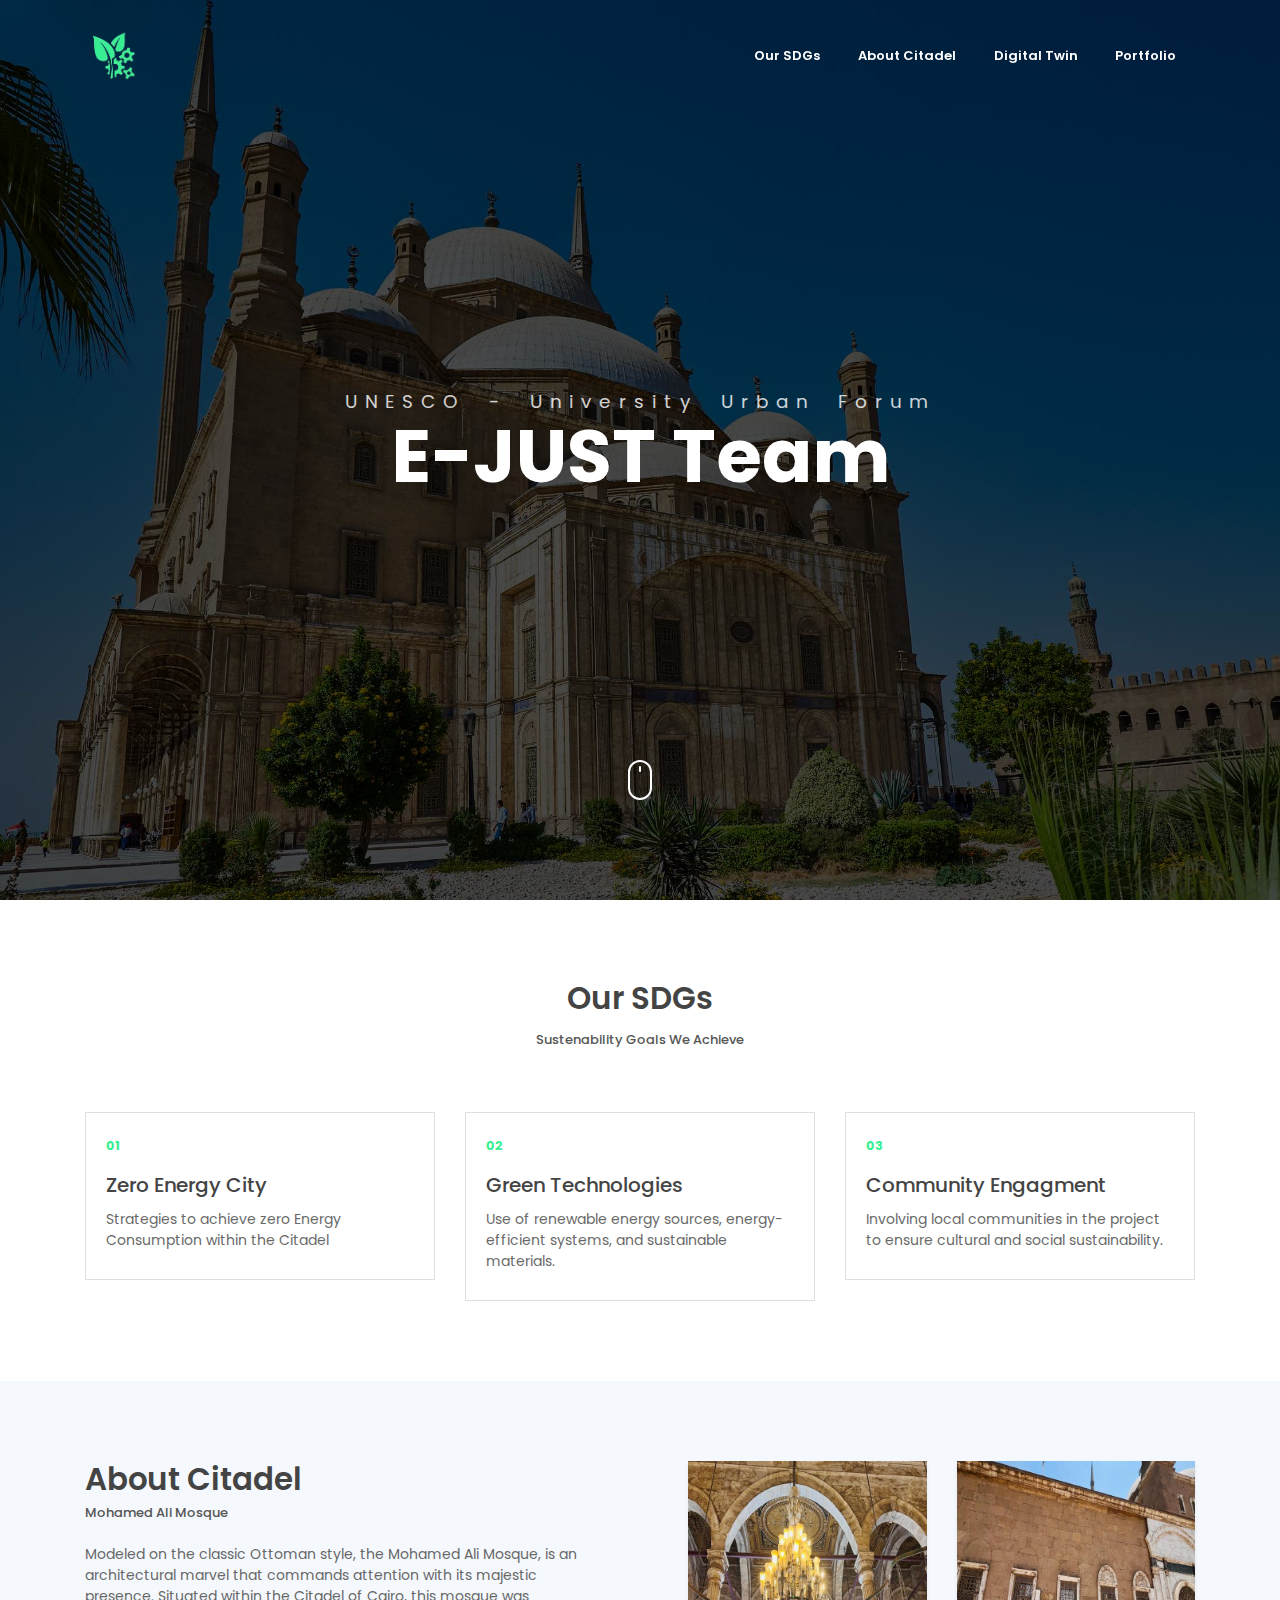
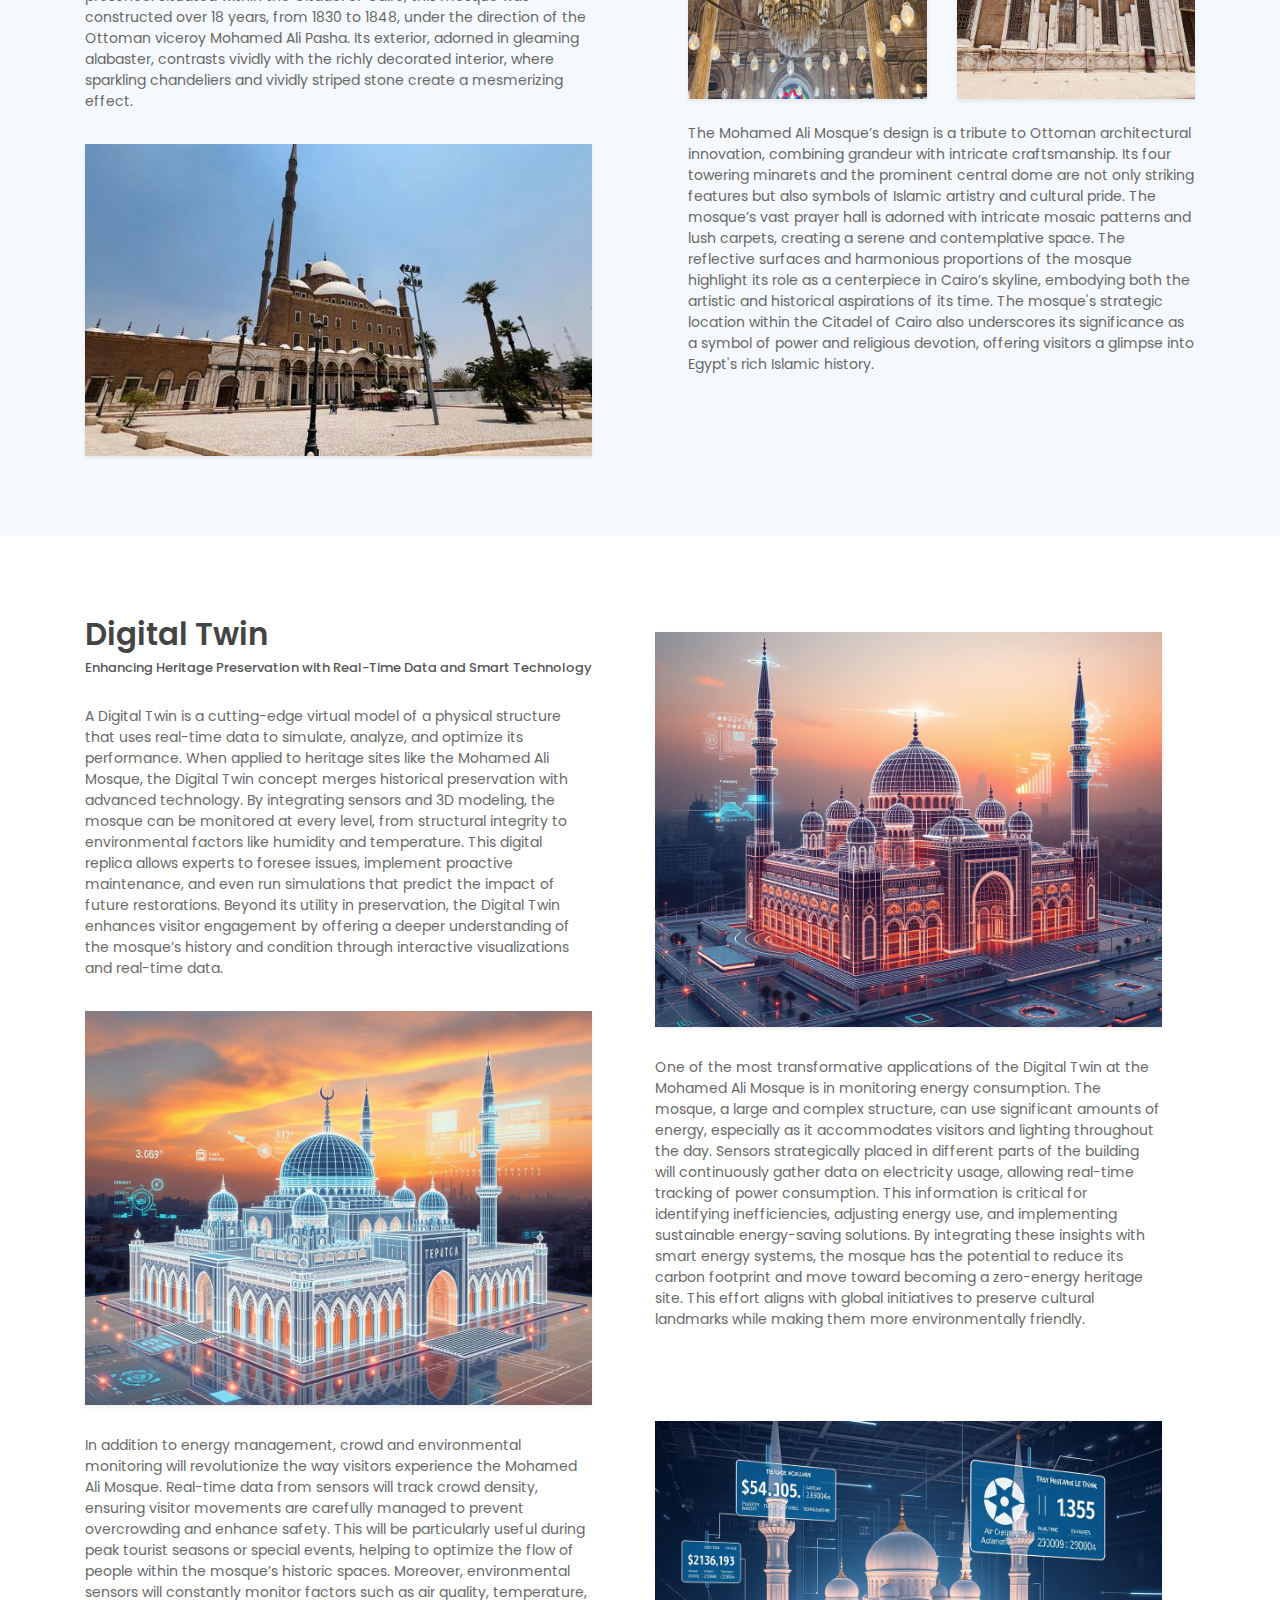
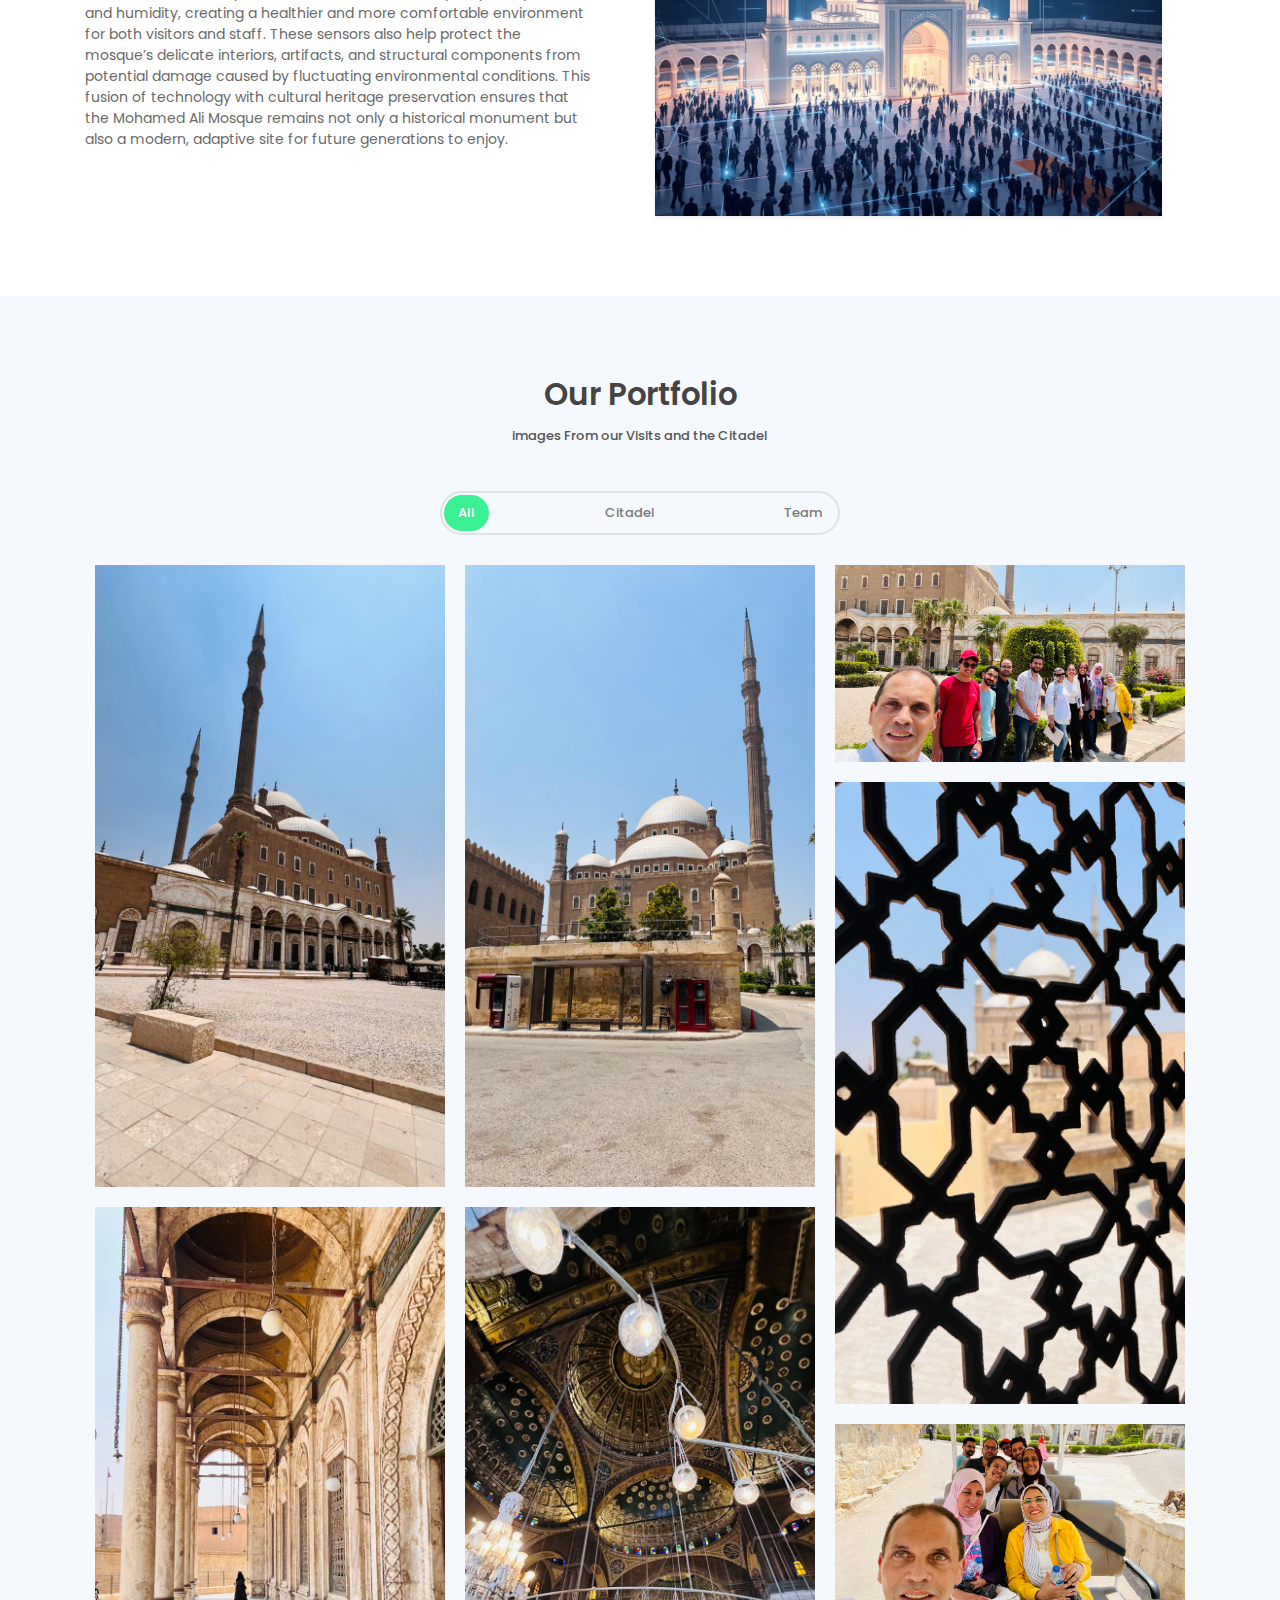
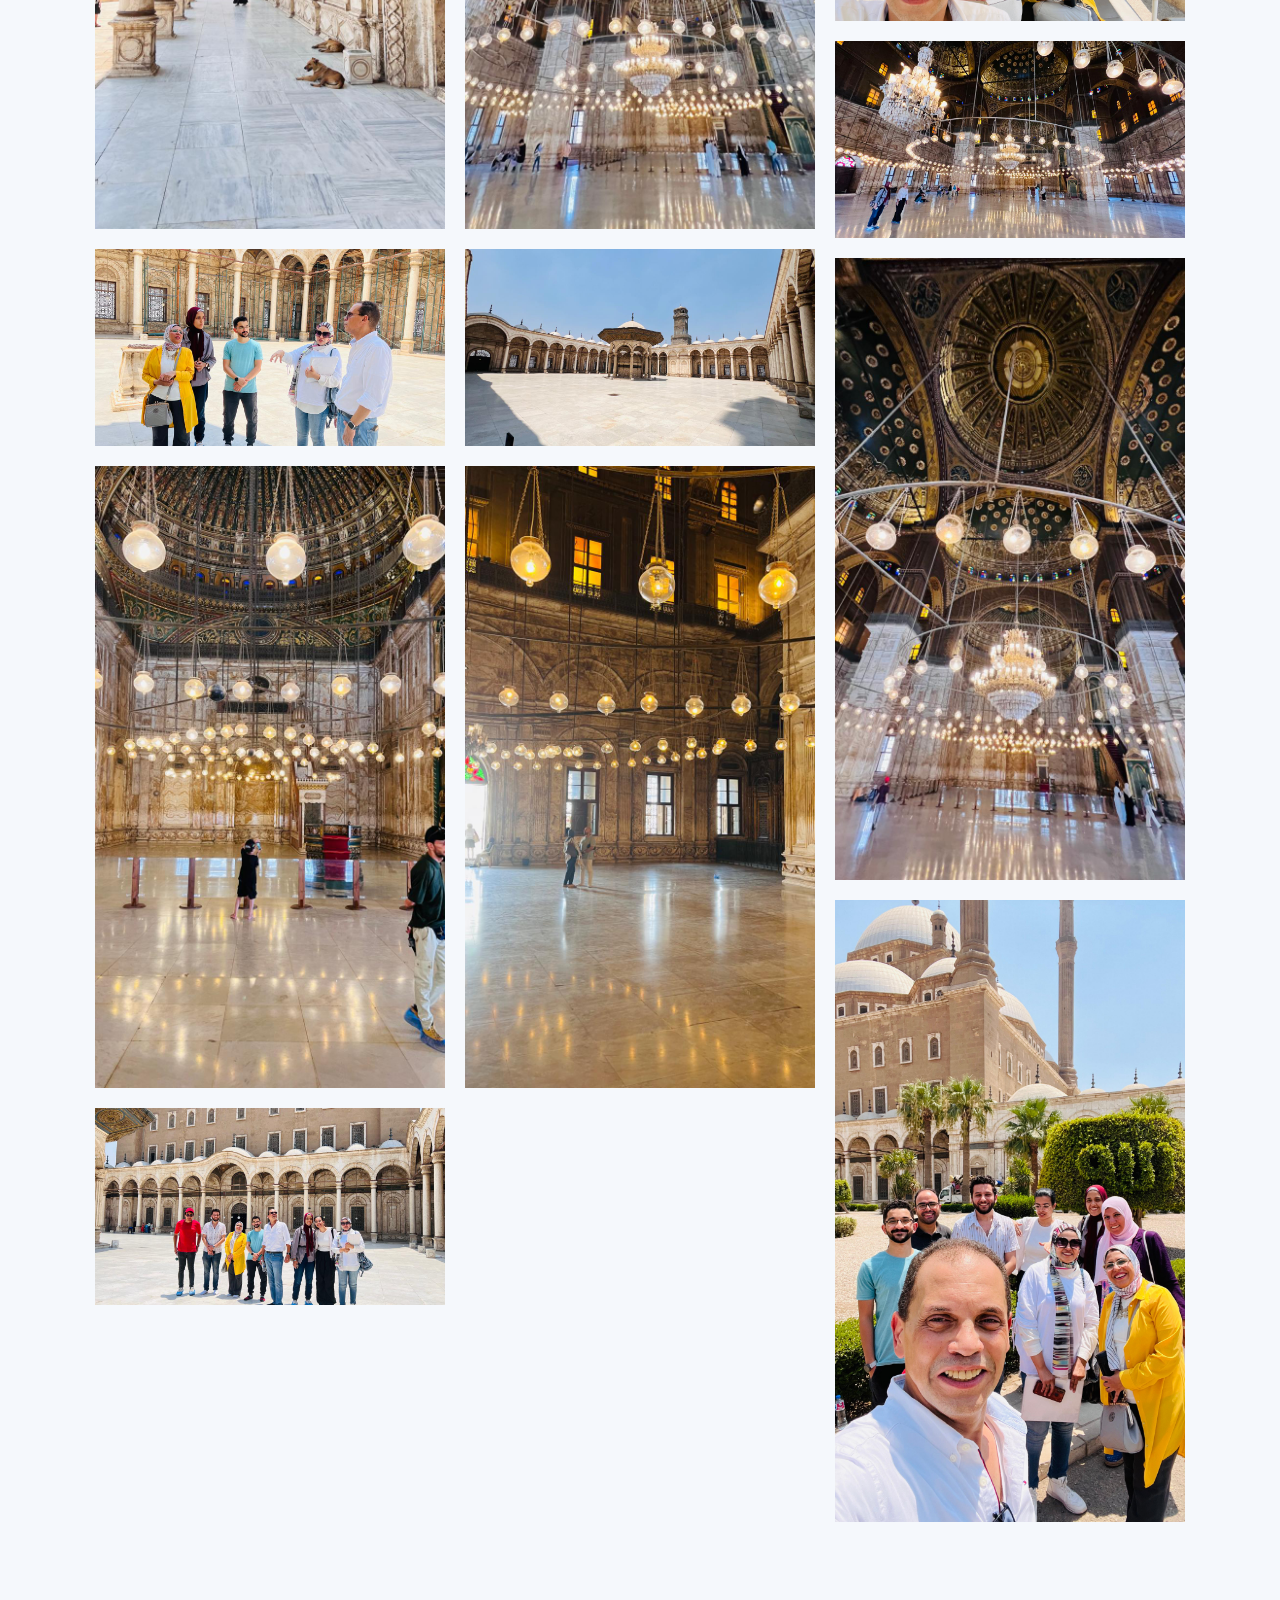
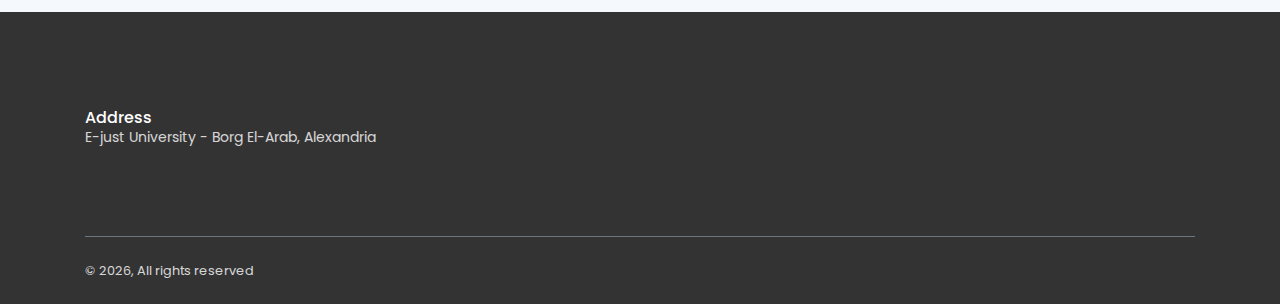
<file: index.html>
<!DOCTYPE html>
<html lang="en">
<head>
	<meta charset="utf-8">
    <meta name="viewport" content="width=device-width, initial-scale=1, shrink-to-fit=no">
    <meta name="description" content="Start your development with LeadMark landing page.">
    <meta name="author" content="Devcrud">
    <title>E-JUST Team</title>

    <!-- Open Graph meta tags -->
    <meta property="og:title" content="E-JUST Team">
    <meta property="og:description" content="UNESCO Urban Forum">
    <meta property="og:image" content="https://ejustunescouhf.com/assets/imgs/logo.png">
    <meta property="og:url" content="https://ejustunescouhf.com/">
    <meta property="og:type" content="website">
    
    <!-- Fav icon -->
    <link rel="icon" type="image/x-icon" href="assets/imgs/logo.png">
    <!-- font icons -->
    <link rel="stylesheet" href="assets/vendors/themify-icons/css/themify-icons.css">
    <!-- Bootstrap + LeadMark main styles -->
	<link rel="stylesheet" href="assets/css/leadmark.css">
	<link rel="stylesheet" href="assets/css/edits.css">
</head>
<body data-spy="scroll" data-target=".navbar" data-offset="40" id="home">

    <!-- page Navigation -->
    <nav class="navbar custom-navbar navbar-expand-md navbar-light fixed-top" data-spy="affix" data-offset-top="10">
        <div class="container">
            <a class="navbar-brand" href="#">
                <img src="assets/imgs/logo.png" alt="">
            </a>
            <button class="navbar-toggler ml-auto" type="button" data-toggle="collapse" data-target="#navbarSupportedContent" aria-controls="navbarSupportedContent" aria-expanded="false" aria-label="Toggle navigation">
                <span class="navbar-toggler-icon"></span>
            </button>
            <div class="collapse navbar-collapse" id="navbarSupportedContent">
                <ul class="navbar-nav ml-auto">                     
                    <li class="nav-item">
                        <a class="nav-link" href="#service">Our SDGs</a>
                    </li>
                    <li class="nav-item">
                        <a class="nav-link" href="#about">About Citadel</a>
                    </li>
                    <li class="nav-item">
                        <a class="nav-link" href="#DigitalTwin">Digital Twin</a>
                    </li>
                    
                    <li class="nav-item">
                        <a class="nav-link" href="#portfolio">Portfolio</a>
                    </li>
                    <!-- <li class="nav-item">
                        <a class="nav-link" href="#blog">Blog</a>
                    </li>
                    <li class="nav-item">
                        <a class="nav-link" href="#contact">Contact</a>
                    </li>
                    <li class="nav-item">
                        <a href="components.html" class="ml-4 nav-link btn btn-primary btn-sm rounded">Components</a>
                    </li> -->
                </ul>
            </div>
        </div>
    </nav>
    <!-- End Of Second Navigation -->

    <!-- Page Header -->
    <header class="header">
        <div class="overlay">
            <h1 class="subtitle">UNESCO - University Urban Forum</h1>
            <h1 class="title">E-JUST Team</h1>  
        </div>  
        <!-- <div class="shape">
            <svg viewBox="0 0 1500 200">
                <path d="m 0,240 h 1500.4828 v -71.92164 c 0,0 -286.2763,-81.79324 -743.19024,-81.79324 C 300.37862,86.28512 0,168.07836 0,168.07836 Z"/>
            </svg>
        </div>   -->
        <div class="mouse-icon"><div class="wheel"></div></div>
    </header>
    <!-- End Of Page Header -->

    <!-- Service Section -->
    <section  id="service" class="section">
        <div class="container">
            <h6 class="section-title text-center">Our SDGs</h6>
            <h6 class="section-subtitle text-center mb-5 pb-3">Sustenability Goals We Achieve</h6>

            <div class="row">
                <div class="col-md-4">
                    <div class="card mb-4 mb-md-0">
                        <div class="card-body">
                            <small class="text-primary font-weight-bold">01</small>
                            <h5 class="card-title mt-3"> Zero Energy City <h5>
                            <p class="mb-0">Strategies to achieve zero Energy Consumption within the Citadel</p>
                        </div>
                    </div>
                </div>
                <div class="col-md-4">
                    <div class="card mb-4 mb-md-0">
                        <div class="card-body">
                            <small class="text-primary font-weight-bold">02</small>
                            <h5 class="card-title mt-3">Green Technologies<h5>
                            <p class="mb-0">Use of renewable energy sources, energy-efficient systems, and sustainable materials.</p>
                        </div>
                    </div>
                </div>
                <div class="col-md-4">
                    <div class="card mb-4 mb-md-0">
                        <div class="card-body">
                            <small class="text-primary font-weight-bold">03</small>
                            <h5 class="card-title mt-3">Community Engagment<h5>
                            <p class="mb-0">Involving local communities in the project to ensure cultural and social sustainability.</p>
                        </div>
                    </div>
                </div>              
            </div>
        </div>
    </section>
    <!-- End OF Service Section -->

    <!-- About Section -->
    <section class="section" id="about">
        <div class="container">
            <div class="row justify-content-between">
                <div class="col-md-6 pr-md-5 mb-4 mb-md-0">
                    <h6 class="section-title mb-0">About Citadel</h6>
                    <h6 class="section-subtitle mb-4">Mohamed Ali Mosque</h6>
                    <p >Modeled on the classic Ottoman style, the Mohamed Ali Mosque, is an architectural marvel that commands attention with its majestic presence. Situated within the Citadel of Cairo, this mosque was constructed over 18 years, from 1830 to 1848, under the direction of the Ottoman viceroy Mohamed Ali Pasha. Its exterior, adorned in gleaming alabaster, contrasts vividly with the richly decorated interior, where sparkling chandeliers and vividly striped stone create a mesmerizing effect.</p>
                    <img src="assets/imgs/about.jpg" alt="" class="w-100 mt-3 shadow-sm" id="aboutImg1">
                </div>
                <div class="col-md-6 pl-md-5">
                    <div class="row">
                        <div class="col-6">
                            <img src="assets/imgs/about-1.jpg" alt="" class="w-100 shadow-sm">
                        </div>
                        <div class="col-6">
                            <img src="assets/imgs/about-2.jpg" alt="" class="w-100 shadow-sm">
                        </div>
                        <div class="col-12 mt-4">
                            <p>The Mohamed Ali Mosque’s design is a tribute to Ottoman architectural innovation, combining grandeur with intricate craftsmanship. Its four towering minarets and the prominent central dome are not only striking features but also symbols of Islamic artistry and cultural pride. The mosque’s vast prayer hall is adorned with intricate mosaic patterns and lush carpets, creating a serene and contemplative space. The reflective surfaces and harmonious proportions of the mosque highlight its role as a centerpiece in Cairo’s skyline, embodying both the artistic and historical aspirations of its time. The mosque's strategic location within the Citadel of Cairo also underscores its significance as a symbol of power and religious devotion, offering visitors a glimpse into Egypt's rich Islamic history.                            </p>
                            <!-- <p><b>Aliquid fuga sunt velit, temporibus molestias ab. Ipsa nesciunt totam, aliquid dignissimos.</b><br> -->
                            <!-- </p> -->
                            <!-- <p>Lorem ipsum dolor sit amet, consectetur adipisicing elit. Nesciunt ut a dolorem, consectetur, eos suscipit consequatur magnam est dolore obcaecati adipisci expedita, vero, iste ducimus qui numquam animi facilis officia?</p> -->
                        </div>
                    </div>
                </div>
            </div>              
        </div>
    </section>
    <!-- End OF About Section -->

    <!-- Digital Twin Section -->
    <section class="section" id="DigitalTwin">
        <div class="container">
            <div class="row justify-content-between">
                <div class="col-md-6 pr-md-5 mb-4 mb-md-0">
                    <h6 class="section-title mb-0">Digital Twin</h6>
                    <h6 class="section-subtitle mb-4">Enhancing Heritage Preservation with Real-Time Data and Smart Technology</h6>
                    <p>
                        A Digital Twin is a cutting-edge virtual model of a physical structure that uses real-time data to simulate, analyze, and optimize its performance. When applied to heritage sites like the Mohamed Ali Mosque, the Digital Twin concept merges historical preservation with advanced technology. By integrating sensors and 3D modeling, the mosque can be monitored at every level, from structural integrity to environmental factors like humidity and temperature. This digital replica allows experts to foresee issues, implement proactive maintenance, and even run simulations that predict the impact of future restorations. Beyond its utility in preservation, the Digital Twin enhances visitor engagement by offering a deeper understanding of the mosque’s history and condition through interactive visualizations and real-time data.</p>
                    <img src="assets/imgs/DigitalTwin1.png" alt="" class="w-100 mt-3 shadow-sm" id="aboutImg1">
                </div>
                <div class="col-md-6 pr-md-5 mb-4 mb-md-0">
                    <img src="assets/imgs/DigitalTwin2.png" alt="" class="w-100 mt-3 shadow-sm" id="aboutImg1">
                    <p>One of the most transformative applications of the Digital Twin at the Mohamed Ali Mosque is in monitoring energy consumption. The mosque, a large and complex structure, can use significant amounts of energy, especially as it accommodates visitors and lighting throughout the day. Sensors strategically placed in different parts of the building will continuously gather data on electricity usage, allowing real-time tracking of power consumption. This information is critical for identifying inefficiencies, adjusting energy use, and implementing sustainable energy-saving solutions. By integrating these insights with smart energy systems, the mosque has the potential to reduce its carbon footprint and move toward becoming a zero-energy heritage site. This effort aligns with global initiatives to preserve cultural landmarks while making them more environmentally friendly.</p>
                </div>
                <div class="col-md-6 pr-md-5 mb-4 mb-md-0">
                    <p>In addition to energy management, crowd and environmental monitoring will revolutionize the way visitors experience the Mohamed Ali Mosque. Real-time data from sensors will track crowd density, ensuring visitor movements are carefully managed to prevent overcrowding and enhance safety. This will be particularly useful during peak tourist seasons or special events, helping to optimize the flow of people within the mosque’s historic spaces. Moreover, environmental sensors will constantly monitor factors such as air quality, temperature, and humidity, creating a healthier and more comfortable environment for both visitors and staff. These sensors also help protect the mosque’s delicate interiors, artifacts, and structural components from potential damage caused by fluctuating environmental conditions. This fusion of technology with cultural heritage preservation ensures that the Mohamed Ali Mosque remains not only a historical monument but also a modern, adaptive site for future generations to enjoy.</p>
                    <!-- <img src="assets/imgs/about.jpg" alt="" class="w-100 mt-3 shadow-sm" id="aboutImg1"> -->
                </div>
                <div class="col-md-6 pr-md-5 mb-4 mb-md-0">
                    <img src="assets/imgs/DigitalTwin3.png" alt="" class="w-100 mt-3 shadow-sm" id="aboutImg1">
                </div>
                <!-- <div class="col-md-6 pl-md-5">
                    <div class="row">
                        <div class="col-6">
                            <img src="assets/imgs/about-1.jpg" alt="" class="w-100 shadow-sm">
                        </div>
                        <div class="col-6">
                            <img src="assets/imgs/about-2.jpg" alt="" class="w-100 shadow-sm">
                        </div>
                        <div class="col-12 mt-4">
                            <p>A Digital Twin is a virtual replica of a physical entity, equipped with real-time data and dynamic simulations to monitor, analyze, and optimize its performance. In the context of heritage sites like the Mohamed Ali Mosque, the Digital Twin integrates advanced sensor technology and 3D modeling to create an interactive and data-driven representation of the mosque. This allows experts to observe every aspect of the building, from structural integrity to environmental conditions, and helps preserve the site while enhancing visitor experience through innovative technologies.</p>
                            <p><b>Aliquid fuga sunt velit, temporibus molestias ab. Ipsa nesciunt totam, aliquid dignissimos.</b><br>
                            </p>
                            <p>Lorem ipsum dolor sit amet, consectetur adipisicing elit. Nesciunt ut a dolorem, consectetur, eos suscipit consequatur magnam est dolore obcaecati adipisci expedita, vero, iste ducimus qui numquam animi facilis officia?</p>
                        </div>
                    </div>
                </div> -->
                
            </div>              
        </div>
    </section>
    <!-- End OF Digital Twin Section -->

    <!-- Portfolio Section -->
    <section id="portfolio" class="section portfolio-section">
        <div class="container">
            <h6 class="section-title text-center">Our Portfolio</h6>
            <h6 class="section-subtitle mb-5 text-center">images From our Visits and the Citadel</h6>
            <div class="filters">
                <a href="#" data-filter=".all" class="active">
                    All
                </a>
                <a href="#" data-filter=".citadel">
                    Citadel
                </a>
                <a href="#" data-filter=".team">
                    Team
                </a>
                
            </div>
            <div class="portfolio-container"> 
                <div class="col-md-6 col-lg-4 all citadel">
                    <div class="portfolio-item">
                        <img src="assets/imgs/citadel 1.jpeg" class="img-fluid" alt="Download free bootstrap 4 admin dashboard, free boootstrap 4 templates">
                        <div class="content-holder">
                            <a class="img-popup" href="assets/imgs/citadel 1.jpeg"></a>
                            <div class="text-holder">
                                <h6 class="title">The Mosque</h6>
                                <p class="subtitle">Mohamed Ali Mosque From outside</p>
                            </div>
                        </div>   
                    </div>             
                </div>
                <div class="col-md-6 col-lg-4 all citadel">
                    <div class="portfolio-item">
                        <img src="assets/imgs/citadel 2.jpeg" class="img-fluid" alt="Download free bootstrap 4 admin dashboard, free boootstrap 4 templates">
                        <div class="content-holder">
                            <a class="img-popup" href="assets/imgs/citadel 2.jpeg"></a>
                            <div class="text-holder">
                                <h6 class="title">The Mosque</h6>
                                <p class="subtitle">Mohamed Ali Mosque From outside</p>
                            </div>
                        </div>   
                    </div>             
                </div>
                <div class="col-md-6 col-lg-4 all team">
                    <div class="portfolio-item">
                        <img src="assets/imgs/team 2.jpeg" class="img-fluid" alt="Download free bootstrap 4 admin dashboard, free boootstrap 4 templates">                        
                        <div class="content-holder">
                            <a class="img-popup" href="assets/imgs/team 2.jpeg"></a>
                            <div class="text-holder">
                                <h6 class="title">Team</h6>
                                <p class="subtitle">our Team From one of the Visits</p>
                            </div>
                        </div> 
                    </div>
                </div> 
                <div class="col-md-6 col-lg-4 all citadel">
                    <div class="portfolio-item">
                        <img src="assets/imgs/citadel 3.jpeg" class="img-fluid" alt="Download free bootstrap 4 admin dashboard, free boootstrap 4 templates">
                        <div class="content-holder">
                            <a class="img-popup" href="assets/imgs/citadel 3.jpeg"></a>
                            <div class="text-holder">
                                <h6 class="title">The Mosque</h6>
                                <p class="subtitle">Mohamed Ali Mosque From one of the Windows</p>
                            </div>
                        </div>   
                    </div>             
                </div>
                <div class="col-md-6 col-lg-4 all citadel">
                    <div class="portfolio-item">
                        <img src="assets/imgs/citadel 4.jpeg" class="img-fluid" alt="Download free bootstrap 4 admin dashboard, free boootstrap 4 templates">
                        <div class="content-holder">
                            <a class="img-popup" href="assets/imgs/citadel 4.jpeg"></a>
                            <div class="text-holder">
                                <h6 class="title">The Mosque</h6>
                                <p class="subtitle">The pillars of the mosque</p>
                            </div>
                        </div>   
                    </div>             
                </div>
                <div class="col-md-6 col-lg-4 all citadel">
                    <div class="portfolio-item">
                        <img src="assets/imgs/citadel 5.jpeg" class="img-fluid" alt="Download free bootstrap 4 admin dashboard, free boootstrap 4 templates">
                        <div class="content-holder">
                            <a class="img-popup" href="assets/imgs/citadel 5.jpeg"></a>
                            <div class="text-holder">
                                <h6 class="title">inside the Mosque</h6>
                                <p class="subtitle">Lighting Candels used in Lighting</p>
                            </div>
                        </div>   
                    </div>             
                </div>
                <div class="col-md-6 col-lg-4 all team">
                    <div class="portfolio-item">
                        <img src="assets/imgs/team 3.jpeg" class="img-fluid" alt="Download free bootstrap 4 admin dashboard, free boootstrap 4 templates">  
                        <div class="content-holder">
                            <a class="img-popup" href="assets/imgs/team 3.jpeg"></a>
                            <div class="text-holder">
                                <h6 class="title">Team</h6>
                                <p class="subtitle">our team From one of The Visits</p>
                            </div>
                        </div>
                    </div>                                                     
                </div>
                <div class="col-md-6 col-lg-4 all citadel">
                    <div class="portfolio-item">
                        <img src="assets/imgs/citadel 6.jpeg" class="img-fluid" alt="Download free bootstrap 4 admin dashboard, free boootstrap 4 templates">
                        <div class="content-holder">
                            <a class="img-popup" href="assets/imgs/citadel 6.jpeg"></a>
                            <div class="text-holder">
                                <h6 class="title">inside the Mosque</h6>
                                <p class="subtitle">Lighting Candels used in Lighting</p>
                            </div>
                        </div>   
                    </div>             
                </div>
                <div class="col-md-6 col-lg-4 all team">
                    <div class="portfolio-item">
                        <img src="assets/imgs/team 4.jpeg" class="img-fluid" alt="Download free bootstrap 4 admin dashboard, free boootstrap 4 templates">   
                        <div class="content-holder">
                            <a class="img-popup" href="assets/imgs/team 4.jpegg"></a>
                            <div class="text-holder">
                                <h6 class="title">Team</h6>
                                <p class="subtitle">our Team with Dr./ Amany infront of The fountain</p>
                            </div>
                        </div>
                    </div>                                                    
                </div>
                <div class="col-md-6 col-lg-4 all citadel">
                    <div class="portfolio-item">
                        <img src="assets/imgs/citadel 7.jpeg" class="img-fluid" alt="Download free bootstrap 4 admin dashboard, free boootstrap 4 templates">
                        <div class="content-holder">
                            <a class="img-popup" href="assets/imgs/citadel 7.jpeg"></a>
                            <div class="text-holder">
                                <h6 class="title">The fountain</h6>
                                <!-- <p class="subtitle">Expedita corporis doloremque velit in totam!</p> -->
                            </div>
                        </div>   
                    </div>             
                </div>
                <div class="col-md-6 col-lg-4 all citadel">
                    <div class="portfolio-item">
                        <img src="assets/imgs/citadel 8.jpeg" class="img-fluid" alt="Download free bootstrap 4 admin dashboard, free boootstrap 4 templates">
                        <div class="content-holder">
                            <a class="img-popup" href="assets/imgs/citadel 8.jpeg"></a>
                            <div class="text-holder">
                                <h6 class="title">The Mosque From inside</h6>
                                <!-- <p class="subtitle">Expedita corporis doloremque velit in totam!</p> -->
                            </div>
                        </div>   
                    </div>             
                </div>
                <div class="col-md-6 col-lg-4 all citadel">
                    <div class="portfolio-item">
                        <img src="assets/imgs/citadel 9.jpeg" class="img-fluid" alt="Download free bootstrap 4 admin dashboard, free boootstrap 4 templates">
                        <div class="content-holder">
                            <a class="img-popup" href="assets/imgs/citadel 9.jpeg"></a>
                            <div class="text-holder">
                                <h6 class="title">The Mosque From inside</h6>
                                <!-- <p class="subtitle">Expedita corporis doloremque velit in totam!</p> -->
                            </div>
                        </div>   
                    </div>             
                </div>
                <div class="col-md-6 col-lg-4 all citadel">
                    <div class="portfolio-item">
                        <img src="assets/imgs/citadel 10.jpeg" class="img-fluid" alt="Download free bootstrap 4 admin dashboard, free boootstrap 4 templates">
                        <div class="content-holder">
                            <a class="img-popup" href="assets/imgs/citadel 10.jpeg"></a>
                            <div class="text-holder">
                                <h6 class="title">The Mosque From inside</h6>
                                <!-- <p class="subtitle">Expedita corporis doloremque velit in totam!</p> -->
                            </div>
                        </div>   
                    </div>             
                </div>

                <div class="col-md-6 col-lg-4 all team"> 
                    <div class="portfolio-item">
                        <img src="assets/imgs/team 1.jpeg" class="img-fluid" alt="Download free bootstrap 4 admin dashboard, free boootstrap 4 templates">            
                        <div class="content-holder">
                            <a class="img-popup" href="assets/imgs/team 1.jpeg"></a>
                            <div class="text-holder">
                                <h6 class="title">our Team</h6>
                                <!-- <p class="subtitle">Expedita corporis doloremque velit in totam!</p> -->
                            </div>
                        </div>
                    </div>
                            
                </div>
                 
                <div class="col-md-6 col-lg-4 all team">
                    <div class="portfolio-item">
                        <img src="assets/imgs/team 5.jpeg" class="img-fluid" alt="Download free bootstrap 4 admin dashboard, free boootstrap 4 templates">                      
                        <div class="content-holder">
                            <a class="img-popup" href="assets/imgs/team 5.jpeg"></a>
                            <div class="text-holder">
                                <h6 class="title">our Team</h6>
                                <!-- <p class="subtitle">Expedita corporis doloremque velit in totam!</p> -->
                            </div>
                        </div>
                    </div>                                                      
                </div> 

            </div>   
        </div>            
    </section>
    <!-- End of portfolio section -->

    <!-- Blog Section -->
    <!-- <section class="section" id="blog">
        <div class="container">
            <h6 class="section-title mb-0 text-center">Latest Articles</h6>
            <h6 class="section-subtitle mb-5 text-center">Architecto provident deserunt eveniet libero</h6>

            <div class="row">
                <div class="col-md-4">
                    <div class="card border-0 mb-4">
                        <img src="assets/imgs/blog-1.jpg" alt="" class="card-img-top w-100">
                        <div class="card-body">                         
                            <h6 class="card-title">Pariatur Omnis Harum quae sint.</h6>
                            <p>Fuga quae ratione inventore Perferendis porro.</p>
                            <a href="javascript:void(0)" class="small text-muted">Go To The Article</a>
                        </div>
                    </div>
                </div>
                <div class="col-md-4">
                    <div class="card border-0 mb-4">
                        <img src="assets/imgs/blog-2.jpg" alt="" class="card-img-top w-100">
                        <div class="card-body">                         
                            <h6 class="card-title"> Harum Quae Porro</h5>
                            <p>Fuga quae ratione inventore Perferendis porro.</p>
                            <a href="javascript:void(0)" class="small text-muted">Go To The Article</a>
                        </div>
                    </div>
                </div>
                <div class="col-md-4">
                    <div class="card border-0 mb-4">
                        <img src="assets/imgs/blog-3.jpg" alt="" class="card-img-top w-100">
                        <div class="card-body">                         
                            <h6 class="card-title">Qui optio neque alias</h6>
                            <p>Fuga quae ratione inventore Perferendis porro.</p>
                            <a href="javascript:void(0)" class="small text-muted">Go To The Article</a>
                        </div>
                    </div>
                </div>
            </div>
        </div>
    </section> -->
    <!-- End of Blog Section -->

    <!-- Testmonial Section -->
    <!-- <section class="section" id="testmonial">
        <div class="container">
            <h6 class="section-title text-center mb-0">Testmonials</h6>
            <h6 class="section-subtitle mb-5 text-center">What Our Clients Says</h6>
            <div class="row">
                <div class="col-md-4 my-3 my-md-0">
                    <div class="card">
                        <div class="card-body">
                            <div class="media align-items-center mb-3">
                                <img class="mr-3" src="assets/imgs/avatar.jpg" alt="">
                                <div class="media-body">
                                    <h6 class="mt-1 mb-0">John Doe</h6>
                                    <small class="text-muted mb-0">Business Analyst</small>     
                                </div>
                            </div>
                            <p class="mb-0">Lorem ipsum dolor sit amet, consectetur adipisicing elit. Delectus enim modi, id dicta reiciendis itaque.</p>
                        </div>
                    </div>
                </div>
                <div class="col-md-4 my-3 my-md-0">
                    <div class="card">
                        <div class="card-body">
                            <div class="media align-items-center mb-3">
                                <img class="mr-3" src="assets/imgs/avatar-1.jpg" alt="">
                                <div class="media-body">
                                    <h6 class="mt-1 mb-0">Maria Garcia</h6>
                                    <small class="text-muted mb-0">Insurance Agent</small>      
                                </div>
                            </div>
                            <p class="mb-0">Lorem ipsum dolor sit amet, consectetur adipisicing elit. Delectus enim modi, id dicta reiciendis itaque.</p>
                        </div>
                    </div>
                </div>
                <div class="col-md-4 my-3 my-md-0">
                    <div class="card">
                        <div class="card-body">
                            <div class="media align-items-center mb-3">
                                <img class="mr-3" src="assets/imgs/avatar-2.jpg" alt="">
                                <div class="media-body">
                                    <h6 class="mt-1 mb-0">Mason Miller</h6>
                                    <small class="text-muted mb-0">Residential Appraiser</small>        
                                </div>
                            </div>
                            <p class="mb-0">Lorem ipsum dolor sit amet, consectetur adipisicing elit. Delectus enim modi, id dicta reiciendis itaque.</p>
                        </div>
                    </div>
                </div>
            </div>
        </div>
    </section> -->
    <!-- End of Testmonial Section -->

    <!-- Contact Section -->
    <section id="contact" class="section has-img-bg pb-0">
        <div class="container">
            <div class="row align-items-center">
                <div class="col-md-5 my-3">
                    <!-- <h6 class="mb-0">Phone</h6>
                    <p class="mb-4">+ 123-456-7890</p> -->

                    <h6 class="mb-0">Address</h6>
                    <p class="mb-4">E-just University - Borg El-Arab, Alexandria</p>

                    <!-- <h6 class="mb-0">Email</h6>
                    <p class="mb-0">info@website.com</p> -->
                    <p></p>
                </div>
                <div class="col-md-7">
                    <!-- <form>
                        <h4 class="mb-4">Drop Us A Line</h4>
                        <div class="form-row">
                            <div class="form-group col-sm-4">
                                <input type="text" class="form-control text-white rounded-0 bg-transparent" name="name" placeholder="Name">
                            </div>
                            <div class="form-group col-sm-4">
                                <input type="email" class="form-control text-white rounded-0 bg-transparent" name="Email" placeholder="Email">
                            </div>
                            <div class="form-group col-sm-4">
                                <input type="text" class="form-control text-white rounded-0 bg-transparent" name="subject" placeholder="Subject">
                            </div>
                            <div class="form-group col-12">
                                <textarea name="message" id="" cols="30" rows="4" class="form-control text-white rounded-0 bg-transparent" placeholder="Message"></textarea>

                            </div>
                            <div class="form-group col-12 mb-0">
                                <button type="submit" class="btn btn-primary rounded w-md mt-3">Send</button>
                            </div>                          
                        </div>                          
                    </form> -->
                </div>
            </div>
            <!-- Page Footer -->
            <footer class="mt-5 py-4 border-top border-secondary">
                <p class="mb-0 small">&copy; <script>document.write(new Date().getFullYear())</script>, All rights reserved </p>     
            </footer>
            <!-- End of Page Footer -->  
        </div>
    </section>
	
	<!-- core  -->
    <script src="assets/vendors/jquery/jquery-3.4.1.js"></script>
    <script src="assets/vendors/bootstrap/bootstrap.bundle.js"></script>

    <!-- bootstrap 3 affix -->
	<script src="assets/vendors/bootstrap/bootstrap.affix.js"></script>

    <!-- Isotope -->
    <script src="assets/vendors/isotope/isotope.pkgd.js"></script>

    <!-- LeadMark js -->
    <script src="assets/js/leadmark.js"></script>

</body>
</html>
</file>
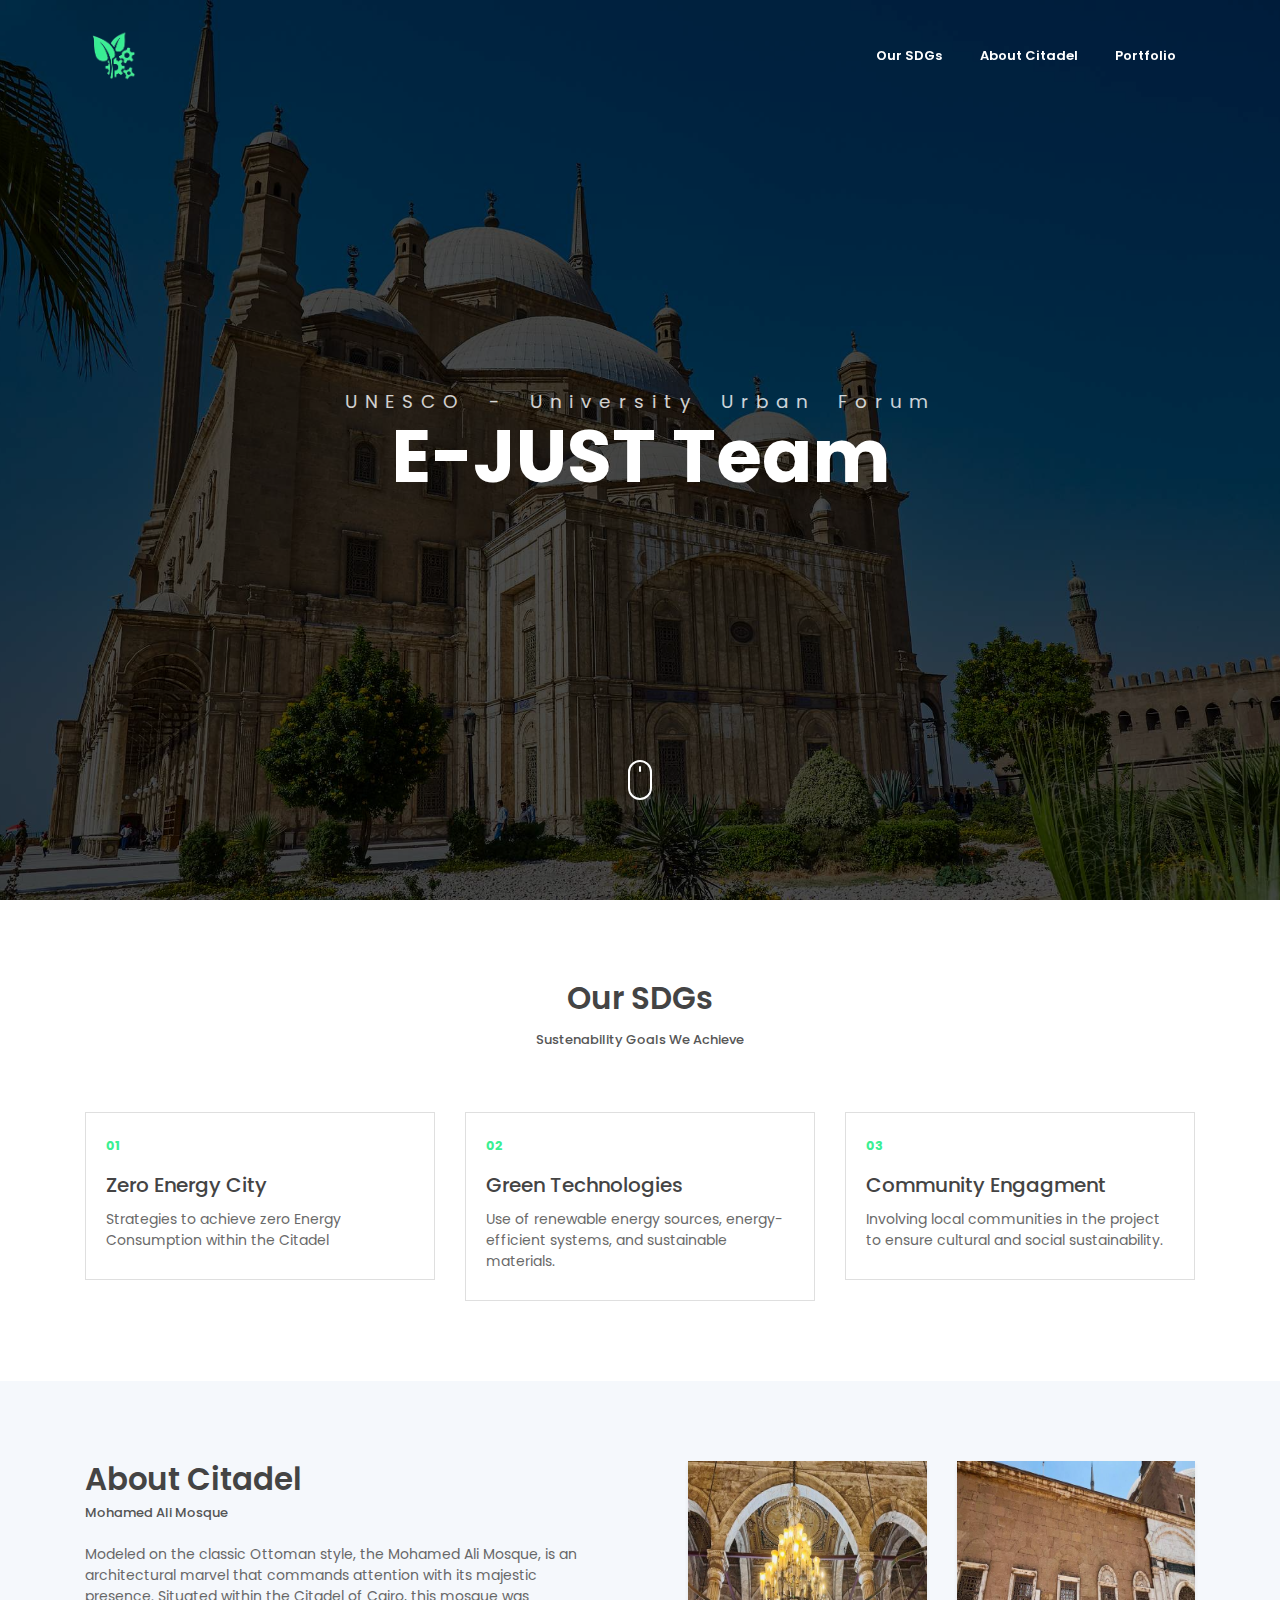
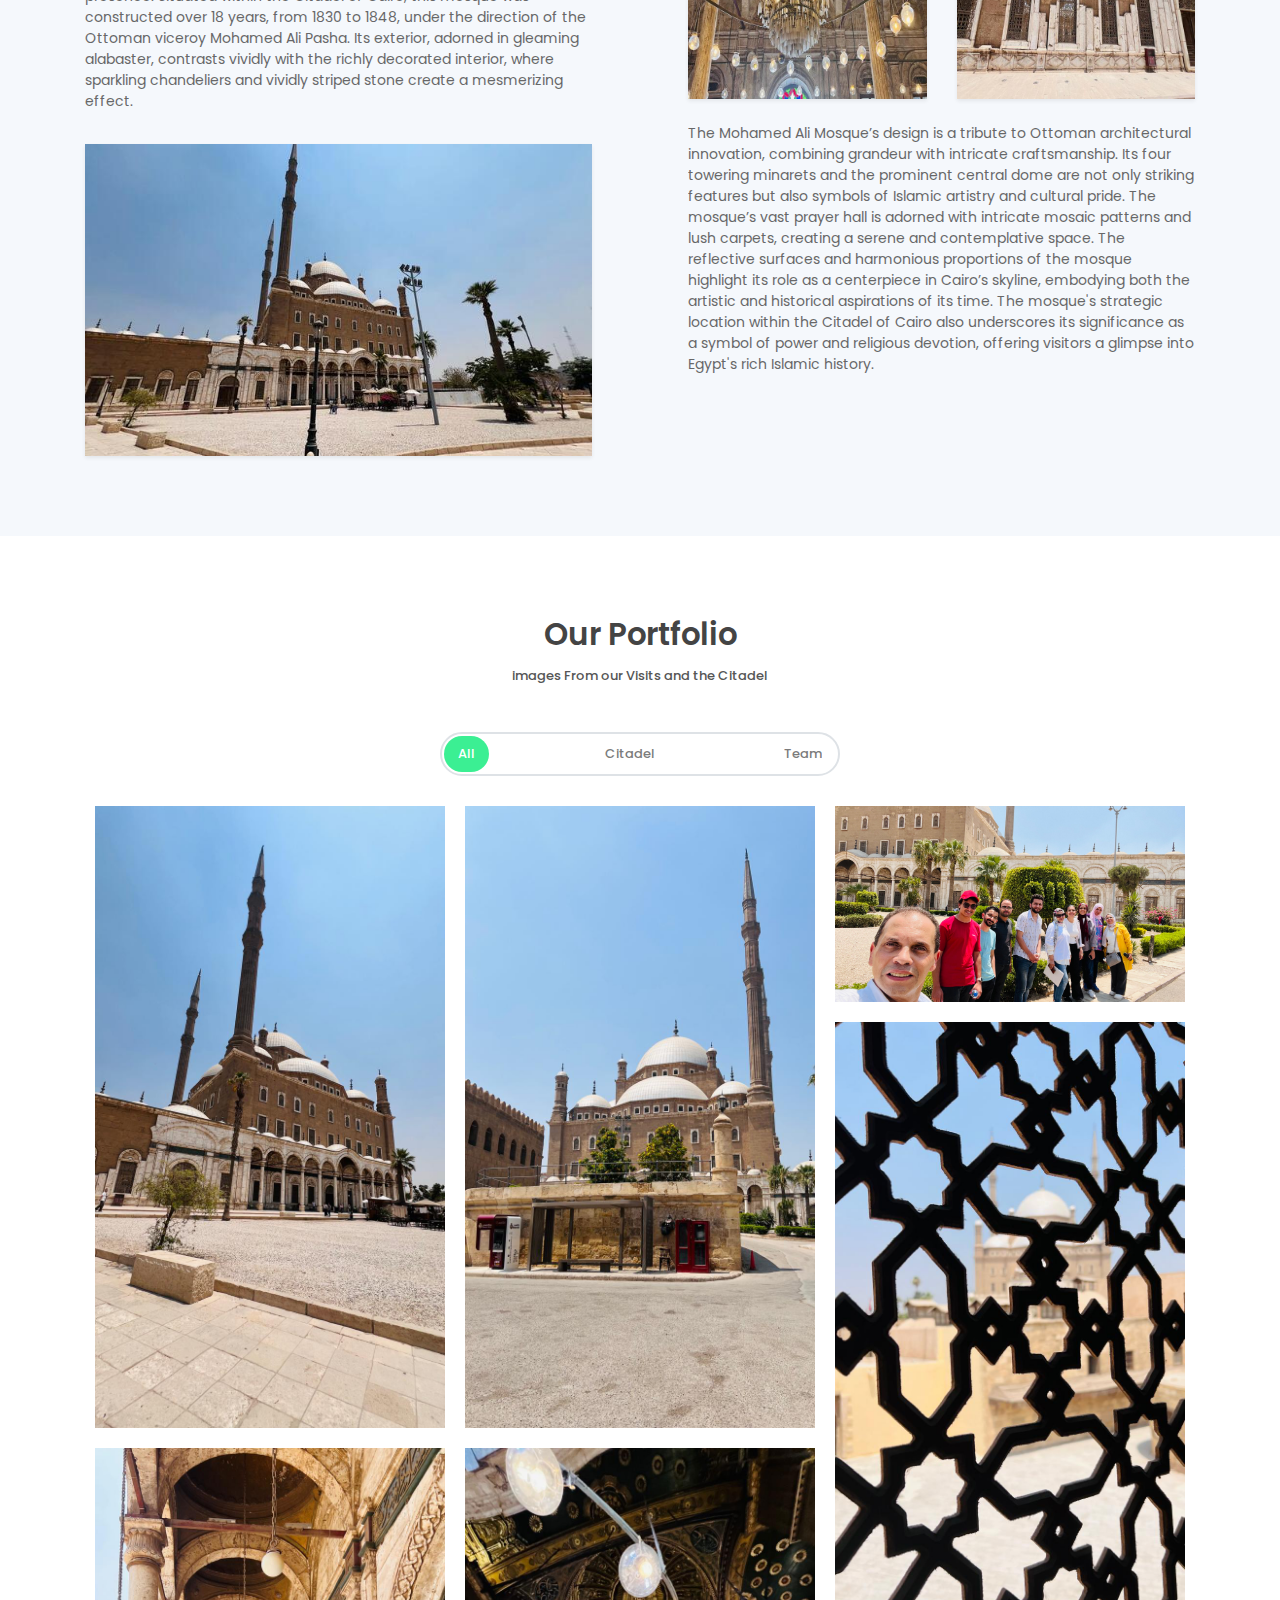
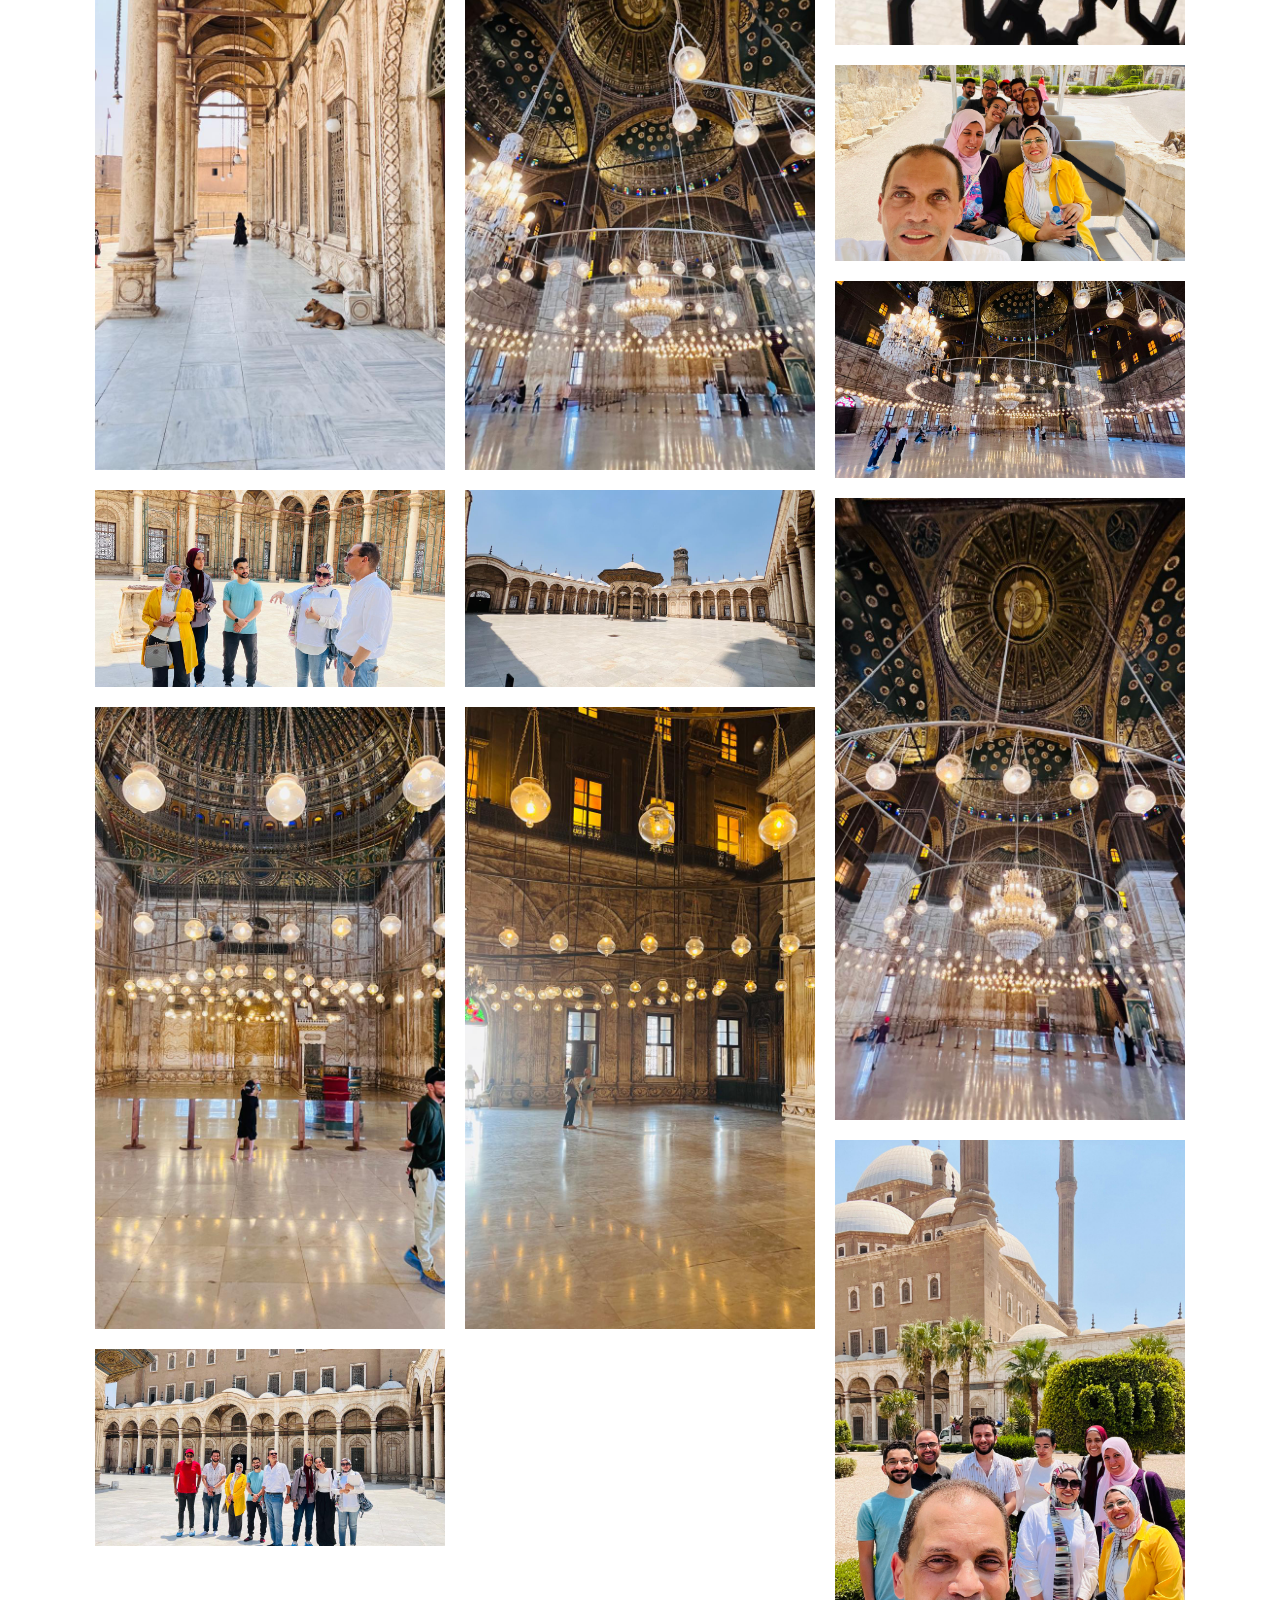
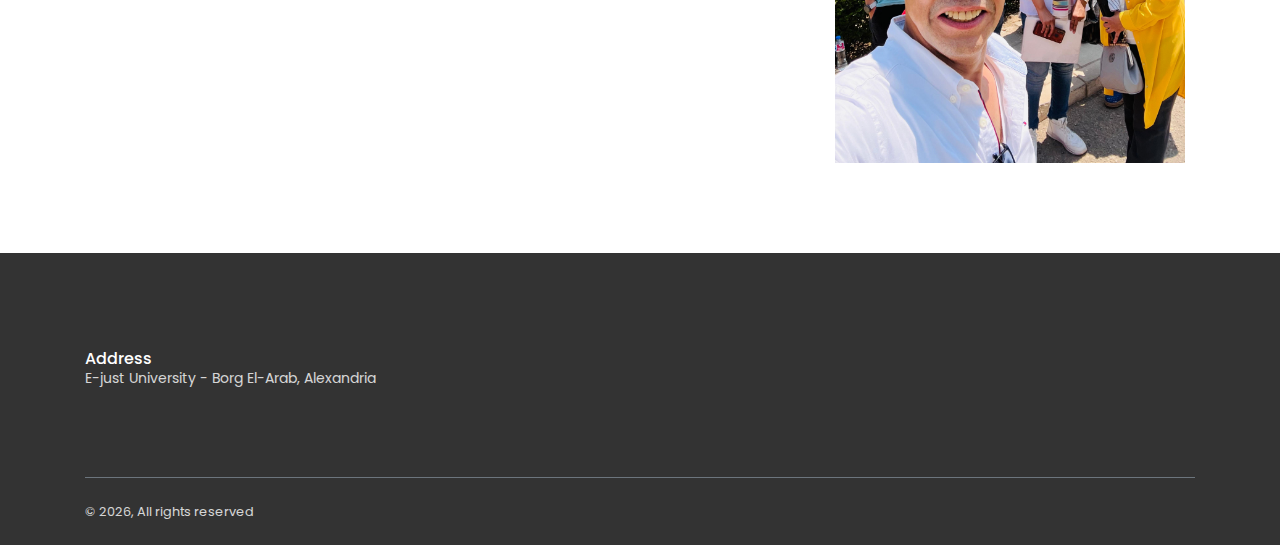
<file: public_html/index.html>
<!DOCTYPE html>
<html lang="en">
<head>
	<meta charset="utf-8">
    <meta name="viewport" content="width=device-width, initial-scale=1, shrink-to-fit=no">
    <meta name="description" content="Start your development with LeadMark landing page.">
    <meta name="author" content="Devcrud">
    <title>E-JUST Team</title>
    <!-- Fav icon -->
    <link rel="icon" type="image/x-icon" href="assets/imgs/logo.png">
    <!-- font icons -->
    <link rel="stylesheet" href="assets/vendors/themify-icons/css/themify-icons.css">
    <!-- Bootstrap + LeadMark main styles -->
	<link rel="stylesheet" href="assets/css/leadmark.css">
	<link rel="stylesheet" href="assets/css/edits.css">
</head>
<body data-spy="scroll" data-target=".navbar" data-offset="40" id="home">

    <!-- page Navigation -->
    <nav class="navbar custom-navbar navbar-expand-md navbar-light fixed-top" data-spy="affix" data-offset-top="10">
        <div class="container">
            <a class="navbar-brand" href="#">
                <img src="assets/imgs/logo.png" alt="">
            </a>
            <button class="navbar-toggler ml-auto" type="button" data-toggle="collapse" data-target="#navbarSupportedContent" aria-controls="navbarSupportedContent" aria-expanded="false" aria-label="Toggle navigation">
                <span class="navbar-toggler-icon"></span>
            </button>
            <div class="collapse navbar-collapse" id="navbarSupportedContent">
                <ul class="navbar-nav ml-auto">                     
                    <li class="nav-item">
                        <a class="nav-link" href="#service">Our SDGs</a>
                    </li>
                    <li class="nav-item">
                        <a class="nav-link" href="#about">About Citadel</a>
                    </li>
                    <li class="nav-item">
                        <a class="nav-link" href="#portfolio">Portfolio</a>
                    </li>
                    <!-- <li class="nav-item">
                        <a class="nav-link" href="#blog">Blog</a>
                    </li>
                    <li class="nav-item">
                        <a class="nav-link" href="#contact">Contact</a>
                    </li>
                    <li class="nav-item">
                        <a href="components.html" class="ml-4 nav-link btn btn-primary btn-sm rounded">Components</a>
                    </li> -->
                </ul>
            </div>
        </div>
    </nav>
    <!-- End Of Second Navigation -->

    <!-- Page Header -->
    <header class="header">
        <div class="overlay">
            <h1 class="subtitle">UNESCO - University Urban Forum</h1>
            <h1 class="title">E-JUST Team</h1>  
        </div>  
        <!-- <div class="shape">
            <svg viewBox="0 0 1500 200">
                <path d="m 0,240 h 1500.4828 v -71.92164 c 0,0 -286.2763,-81.79324 -743.19024,-81.79324 C 300.37862,86.28512 0,168.07836 0,168.07836 Z"/>
            </svg>
        </div>   -->
        <div class="mouse-icon"><div class="wheel"></div></div>
    </header>
    <!-- End Of Page Header -->

    <!-- Service Section -->
    <section  id="service" class="section">
        <div class="container">
            <h6 class="section-title text-center">Our SDGs</h6>
            <h6 class="section-subtitle text-center mb-5 pb-3">Sustenability Goals We Achieve</h6>

            <div class="row">
                <div class="col-md-4">
                    <div class="card mb-4 mb-md-0">
                        <div class="card-body">
                            <small class="text-primary font-weight-bold">01</small>
                            <h5 class="card-title mt-3"> Zero Energy City <h5>
                            <p class="mb-0">Strategies to achieve zero Energy Consumption within the Citadel</p>
                        </div>
                    </div>
                </div>
                <div class="col-md-4">
                    <div class="card mb-4 mb-md-0">
                        <div class="card-body">
                            <small class="text-primary font-weight-bold">02</small>
                            <h5 class="card-title mt-3">Green Technologies<h5>
                            <p class="mb-0">Use of renewable energy sources, energy-efficient systems, and sustainable materials.</p>
                        </div>
                    </div>
                </div>
                <div class="col-md-4">
                    <div class="card mb-4 mb-md-0">
                        <div class="card-body">
                            <small class="text-primary font-weight-bold">03</small>
                            <h5 class="card-title mt-3">Community Engagment<h5>
                            <p class="mb-0">Involving local communities in the project to ensure cultural and social sustainability.</p>
                        </div>
                    </div>
                </div>              
            </div>
        </div>
    </section>
    <!-- End OF Service Section -->

    <!-- About Section -->
    <section class="section" id="about">
        <div class="container">
            <div class="row justify-content-between">
                <div class="col-md-6 pr-md-5 mb-4 mb-md-0">
                    <h6 class="section-title mb-0">About Citadel</h6>
                    <h6 class="section-subtitle mb-4">Mohamed Ali Mosque</h6>
                    <p >Modeled on the classic Ottoman style, the Mohamed Ali Mosque, is an architectural marvel that commands attention with its majestic presence. Situated within the Citadel of Cairo, this mosque was constructed over 18 years, from 1830 to 1848, under the direction of the Ottoman viceroy Mohamed Ali Pasha. Its exterior, adorned in gleaming alabaster, contrasts vividly with the richly decorated interior, where sparkling chandeliers and vividly striped stone create a mesmerizing effect.</p>
                    <img src="assets/imgs/about.jpg" alt="" class="w-100 mt-3 shadow-sm" id="aboutImg1">
                </div>
                <div class="col-md-6 pl-md-5">
                    <div class="row">
                        <div class="col-6">
                            <img src="assets/imgs/about-1.jpg" alt="" class="w-100 shadow-sm">
                        </div>
                        <div class="col-6">
                            <img src="assets/imgs/about-2.jpg" alt="" class="w-100 shadow-sm">
                        </div>
                        <div class="col-12 mt-4">
                            <p>The Mohamed Ali Mosque’s design is a tribute to Ottoman architectural innovation, combining grandeur with intricate craftsmanship. Its four towering minarets and the prominent central dome are not only striking features but also symbols of Islamic artistry and cultural pride. The mosque’s vast prayer hall is adorned with intricate mosaic patterns and lush carpets, creating a serene and contemplative space. The reflective surfaces and harmonious proportions of the mosque highlight its role as a centerpiece in Cairo’s skyline, embodying both the artistic and historical aspirations of its time. The mosque's strategic location within the Citadel of Cairo also underscores its significance as a symbol of power and religious devotion, offering visitors a glimpse into Egypt's rich Islamic history.                            </p>
                            <!-- <p><b>Aliquid fuga sunt velit, temporibus molestias ab. Ipsa nesciunt totam, aliquid dignissimos.</b><br> -->
                            <!-- </p> -->
                            <!-- <p>Lorem ipsum dolor sit amet, consectetur adipisicing elit. Nesciunt ut a dolorem, consectetur, eos suscipit consequatur magnam est dolore obcaecati adipisci expedita, vero, iste ducimus qui numquam animi facilis officia?</p> -->
                        </div>
                    </div>
                </div>
            </div>              
        </div>
    </section>
    <!-- End OF About Section -->

    <!-- Portfolio Section -->
    <section id="portfolio" class="section portfolio-section">
        <div class="container">
            <h6 class="section-title text-center">Our Portfolio</h6>
            <h6 class="section-subtitle mb-5 text-center">images From our Visits and the Citadel</h6>
            <div class="filters">
                <a href="#" data-filter=".all" class="active">
                    All
                </a>
                <a href="#" data-filter=".citadel">
                    Citadel
                </a>
                <a href="#" data-filter=".team">
                    Team
                </a>
                
            </div>
            <div class="portfolio-container"> 
                <div class="col-md-6 col-lg-4 all citadel">
                    <div class="portfolio-item">
                        <img src="assets/imgs/citadel 1.jpeg" class="img-fluid" alt="Download free bootstrap 4 admin dashboard, free boootstrap 4 templates">
                        <div class="content-holder">
                            <a class="img-popup" href="assets/imgs/citadel 1.jpeg"></a>
                            <div class="text-holder">
                                <h6 class="title">The Mosque</h6>
                                <p class="subtitle">Mohamed Ali Mosque From outside</p>
                            </div>
                        </div>   
                    </div>             
                </div>
                <div class="col-md-6 col-lg-4 all citadel">
                    <div class="portfolio-item">
                        <img src="assets/imgs/citadel 2.jpeg" class="img-fluid" alt="Download free bootstrap 4 admin dashboard, free boootstrap 4 templates">
                        <div class="content-holder">
                            <a class="img-popup" href="assets/imgs/citadel 2.jpeg"></a>
                            <div class="text-holder">
                                <h6 class="title">The Mosque</h6>
                                <p class="subtitle">Mohamed Ali Mosque From outside</p>
                            </div>
                        </div>   
                    </div>             
                </div>
                <div class="col-md-6 col-lg-4 all team">
                    <div class="portfolio-item">
                        <img src="assets/imgs/team 2.jpeg" class="img-fluid" alt="Download free bootstrap 4 admin dashboard, free boootstrap 4 templates">                        
                        <div class="content-holder">
                            <a class="img-popup" href="assets/imgs/team 2.jpeg"></a>
                            <div class="text-holder">
                                <h6 class="title">Team</h6>
                                <p class="subtitle">our Team From one of the Visits</p>
                            </div>
                        </div> 
                    </div>
                </div> 
                <div class="col-md-6 col-lg-4 all citadel">
                    <div class="portfolio-item">
                        <img src="assets/imgs/citadel 3.jpeg" class="img-fluid" alt="Download free bootstrap 4 admin dashboard, free boootstrap 4 templates">
                        <div class="content-holder">
                            <a class="img-popup" href="assets/imgs/citadel 3.jpeg"></a>
                            <div class="text-holder">
                                <h6 class="title">The Mosque</h6>
                                <p class="subtitle">Mohamed Ali Mosque From one of the Windows</p>
                            </div>
                        </div>   
                    </div>             
                </div>
                <div class="col-md-6 col-lg-4 all citadel">
                    <div class="portfolio-item">
                        <img src="assets/imgs/citadel 4.jpeg" class="img-fluid" alt="Download free bootstrap 4 admin dashboard, free boootstrap 4 templates">
                        <div class="content-holder">
                            <a class="img-popup" href="assets/imgs/citadel 4.jpeg"></a>
                            <div class="text-holder">
                                <h6 class="title">The Mosque</h6>
                                <p class="subtitle">The pillars of the mosque</p>
                            </div>
                        </div>   
                    </div>             
                </div>
                <div class="col-md-6 col-lg-4 all citadel">
                    <div class="portfolio-item">
                        <img src="assets/imgs/citadel 5.jpeg" class="img-fluid" alt="Download free bootstrap 4 admin dashboard, free boootstrap 4 templates">
                        <div class="content-holder">
                            <a class="img-popup" href="assets/imgs/citadel 5.jpeg"></a>
                            <div class="text-holder">
                                <h6 class="title">inside the Mosque</h6>
                                <p class="subtitle">Lighting Candels used in Lighting</p>
                            </div>
                        </div>   
                    </div>             
                </div>
                <div class="col-md-6 col-lg-4 all team">
                    <div class="portfolio-item">
                        <img src="assets/imgs/team 3.jpeg" class="img-fluid" alt="Download free bootstrap 4 admin dashboard, free boootstrap 4 templates">  
                        <div class="content-holder">
                            <a class="img-popup" href="assets/imgs/team 3.jpeg"></a>
                            <div class="text-holder">
                                <h6 class="title">Team</h6>
                                <p class="subtitle">our team From one of The Visits</p>
                            </div>
                        </div>
                    </div>                                                     
                </div>
                <div class="col-md-6 col-lg-4 all citadel">
                    <div class="portfolio-item">
                        <img src="assets/imgs/citadel 6.jpeg" class="img-fluid" alt="Download free bootstrap 4 admin dashboard, free boootstrap 4 templates">
                        <div class="content-holder">
                            <a class="img-popup" href="assets/imgs/citadel 6.jpeg"></a>
                            <div class="text-holder">
                                <h6 class="title">inside the Mosque</h6>
                                <p class="subtitle">Lighting Candels used in Lighting</p>
                            </div>
                        </div>   
                    </div>             
                </div>
                <div class="col-md-6 col-lg-4 all team">
                    <div class="portfolio-item">
                        <img src="assets/imgs/team 4.jpeg" class="img-fluid" alt="Download free bootstrap 4 admin dashboard, free boootstrap 4 templates">   
                        <div class="content-holder">
                            <a class="img-popup" href="assets/imgs/team 4.jpegg"></a>
                            <div class="text-holder">
                                <h6 class="title">Team</h6>
                                <p class="subtitle">our Team with Dr./ Amany infront of The fountain</p>
                            </div>
                        </div>
                    </div>                                                    
                </div>
                <div class="col-md-6 col-lg-4 all citadel">
                    <div class="portfolio-item">
                        <img src="assets/imgs/citadel 7.jpeg" class="img-fluid" alt="Download free bootstrap 4 admin dashboard, free boootstrap 4 templates">
                        <div class="content-holder">
                            <a class="img-popup" href="assets/imgs/citadel 7.jpeg"></a>
                            <div class="text-holder">
                                <h6 class="title">The fountain</h6>
                                <!-- <p class="subtitle">Expedita corporis doloremque velit in totam!</p> -->
                            </div>
                        </div>   
                    </div>             
                </div>
                <div class="col-md-6 col-lg-4 all citadel">
                    <div class="portfolio-item">
                        <img src="assets/imgs/citadel 8.jpeg" class="img-fluid" alt="Download free bootstrap 4 admin dashboard, free boootstrap 4 templates">
                        <div class="content-holder">
                            <a class="img-popup" href="assets/imgs/citadel 8.jpeg"></a>
                            <div class="text-holder">
                                <h6 class="title">The Mosque From inside</h6>
                                <!-- <p class="subtitle">Expedita corporis doloremque velit in totam!</p> -->
                            </div>
                        </div>   
                    </div>             
                </div>
                <div class="col-md-6 col-lg-4 all citadel">
                    <div class="portfolio-item">
                        <img src="assets/imgs/citadel 9.jpeg" class="img-fluid" alt="Download free bootstrap 4 admin dashboard, free boootstrap 4 templates">
                        <div class="content-holder">
                            <a class="img-popup" href="assets/imgs/citadel 9.jpeg"></a>
                            <div class="text-holder">
                                <h6 class="title">The Mosque From inside</h6>
                                <!-- <p class="subtitle">Expedita corporis doloremque velit in totam!</p> -->
                            </div>
                        </div>   
                    </div>             
                </div>
                <div class="col-md-6 col-lg-4 all citadel">
                    <div class="portfolio-item">
                        <img src="assets/imgs/citadel 10.jpeg" class="img-fluid" alt="Download free bootstrap 4 admin dashboard, free boootstrap 4 templates">
                        <div class="content-holder">
                            <a class="img-popup" href="assets/imgs/citadel 10.jpeg"></a>
                            <div class="text-holder">
                                <h6 class="title">The Mosque From inside</h6>
                                <!-- <p class="subtitle">Expedita corporis doloremque velit in totam!</p> -->
                            </div>
                        </div>   
                    </div>             
                </div>

                <div class="col-md-6 col-lg-4 all team"> 
                    <div class="portfolio-item">
                        <img src="assets/imgs/team 1.jpeg" class="img-fluid" alt="Download free bootstrap 4 admin dashboard, free boootstrap 4 templates">            
                        <div class="content-holder">
                            <a class="img-popup" href="assets/imgs/team 1.jpeg"></a>
                            <div class="text-holder">
                                <h6 class="title">our Team</h6>
                                <!-- <p class="subtitle">Expedita corporis doloremque velit in totam!</p> -->
                            </div>
                        </div>
                    </div>
                            
                </div>
                 
                <div class="col-md-6 col-lg-4 all team">
                    <div class="portfolio-item">
                        <img src="assets/imgs/team 5.jpeg" class="img-fluid" alt="Download free bootstrap 4 admin dashboard, free boootstrap 4 templates">                      
                        <div class="content-holder">
                            <a class="img-popup" href="assets/imgs/team 5.jpeg"></a>
                            <div class="text-holder">
                                <h6 class="title">our Team</h6>
                                <!-- <p class="subtitle">Expedita corporis doloremque velit in totam!</p> -->
                            </div>
                        </div>
                    </div>                                                      
                </div> 

            </div>   
        </div>            
    </section>
    <!-- End of portfolio section -->

    <!-- Blog Section -->
    <!-- <section class="section" id="blog">
        <div class="container">
            <h6 class="section-title mb-0 text-center">Latest Articles</h6>
            <h6 class="section-subtitle mb-5 text-center">Architecto provident deserunt eveniet libero</h6>

            <div class="row">
                <div class="col-md-4">
                    <div class="card border-0 mb-4">
                        <img src="assets/imgs/blog-1.jpg" alt="" class="card-img-top w-100">
                        <div class="card-body">                         
                            <h6 class="card-title">Pariatur Omnis Harum quae sint.</h6>
                            <p>Fuga quae ratione inventore Perferendis porro.</p>
                            <a href="javascript:void(0)" class="small text-muted">Go To The Article</a>
                        </div>
                    </div>
                </div>
                <div class="col-md-4">
                    <div class="card border-0 mb-4">
                        <img src="assets/imgs/blog-2.jpg" alt="" class="card-img-top w-100">
                        <div class="card-body">                         
                            <h6 class="card-title"> Harum Quae Porro</h5>
                            <p>Fuga quae ratione inventore Perferendis porro.</p>
                            <a href="javascript:void(0)" class="small text-muted">Go To The Article</a>
                        </div>
                    </div>
                </div>
                <div class="col-md-4">
                    <div class="card border-0 mb-4">
                        <img src="assets/imgs/blog-3.jpg" alt="" class="card-img-top w-100">
                        <div class="card-body">                         
                            <h6 class="card-title">Qui optio neque alias</h6>
                            <p>Fuga quae ratione inventore Perferendis porro.</p>
                            <a href="javascript:void(0)" class="small text-muted">Go To The Article</a>
                        </div>
                    </div>
                </div>
            </div>
        </div>
    </section> -->
    <!-- End of Blog Section -->

    <!-- Testmonial Section -->
    <!-- <section class="section" id="testmonial">
        <div class="container">
            <h6 class="section-title text-center mb-0">Testmonials</h6>
            <h6 class="section-subtitle mb-5 text-center">What Our Clients Says</h6>
            <div class="row">
                <div class="col-md-4 my-3 my-md-0">
                    <div class="card">
                        <div class="card-body">
                            <div class="media align-items-center mb-3">
                                <img class="mr-3" src="assets/imgs/avatar.jpg" alt="">
                                <div class="media-body">
                                    <h6 class="mt-1 mb-0">John Doe</h6>
                                    <small class="text-muted mb-0">Business Analyst</small>     
                                </div>
                            </div>
                            <p class="mb-0">Lorem ipsum dolor sit amet, consectetur adipisicing elit. Delectus enim modi, id dicta reiciendis itaque.</p>
                        </div>
                    </div>
                </div>
                <div class="col-md-4 my-3 my-md-0">
                    <div class="card">
                        <div class="card-body">
                            <div class="media align-items-center mb-3">
                                <img class="mr-3" src="assets/imgs/avatar-1.jpg" alt="">
                                <div class="media-body">
                                    <h6 class="mt-1 mb-0">Maria Garcia</h6>
                                    <small class="text-muted mb-0">Insurance Agent</small>      
                                </div>
                            </div>
                            <p class="mb-0">Lorem ipsum dolor sit amet, consectetur adipisicing elit. Delectus enim modi, id dicta reiciendis itaque.</p>
                        </div>
                    </div>
                </div>
                <div class="col-md-4 my-3 my-md-0">
                    <div class="card">
                        <div class="card-body">
                            <div class="media align-items-center mb-3">
                                <img class="mr-3" src="assets/imgs/avatar-2.jpg" alt="">
                                <div class="media-body">
                                    <h6 class="mt-1 mb-0">Mason Miller</h6>
                                    <small class="text-muted mb-0">Residential Appraiser</small>        
                                </div>
                            </div>
                            <p class="mb-0">Lorem ipsum dolor sit amet, consectetur adipisicing elit. Delectus enim modi, id dicta reiciendis itaque.</p>
                        </div>
                    </div>
                </div>
            </div>
        </div>
    </section> -->
    <!-- End of Testmonial Section -->

    <!-- Contact Section -->
    <section id="contact" class="section has-img-bg pb-0">
        <div class="container">
            <div class="row align-items-center">
                <div class="col-md-5 my-3">
                    <!-- <h6 class="mb-0">Phone</h6>
                    <p class="mb-4">+ 123-456-7890</p> -->

                    <h6 class="mb-0">Address</h6>
                    <p class="mb-4">E-just University - Borg El-Arab, Alexandria</p>

                    <!-- <h6 class="mb-0">Email</h6>
                    <p class="mb-0">info@website.com</p> -->
                    <p></p>
                </div>
                <div class="col-md-7">
                    <!-- <form>
                        <h4 class="mb-4">Drop Us A Line</h4>
                        <div class="form-row">
                            <div class="form-group col-sm-4">
                                <input type="text" class="form-control text-white rounded-0 bg-transparent" name="name" placeholder="Name">
                            </div>
                            <div class="form-group col-sm-4">
                                <input type="email" class="form-control text-white rounded-0 bg-transparent" name="Email" placeholder="Email">
                            </div>
                            <div class="form-group col-sm-4">
                                <input type="text" class="form-control text-white rounded-0 bg-transparent" name="subject" placeholder="Subject">
                            </div>
                            <div class="form-group col-12">
                                <textarea name="message" id="" cols="30" rows="4" class="form-control text-white rounded-0 bg-transparent" placeholder="Message"></textarea>

                            </div>
                            <div class="form-group col-12 mb-0">
                                <button type="submit" class="btn btn-primary rounded w-md mt-3">Send</button>
                            </div>                          
                        </div>                          
                    </form> -->
                </div>
            </div>
            <!-- Page Footer -->
            <footer class="mt-5 py-4 border-top border-secondary">
                <p class="mb-0 small">&copy; <script>document.write(new Date().getFullYear())</script>, All rights reserved </p>     
            </footer>
            <!-- End of Page Footer -->  
        </div>
    </section>
	
	<!-- core  -->
    <script src="assets/vendors/jquery/jquery-3.4.1.js"></script>
    <script src="assets/vendors/bootstrap/bootstrap.bundle.js"></script>

    <!-- bootstrap 3 affix -->
	<script src="assets/vendors/bootstrap/bootstrap.affix.js"></script>

    <!-- Isotope -->
    <script src="assets/vendors/isotope/isotope.pkgd.js"></script>

    <!-- LeadMark js -->
    <script src="assets/js/leadmark.js"></script>

</body>
</html>
</file>
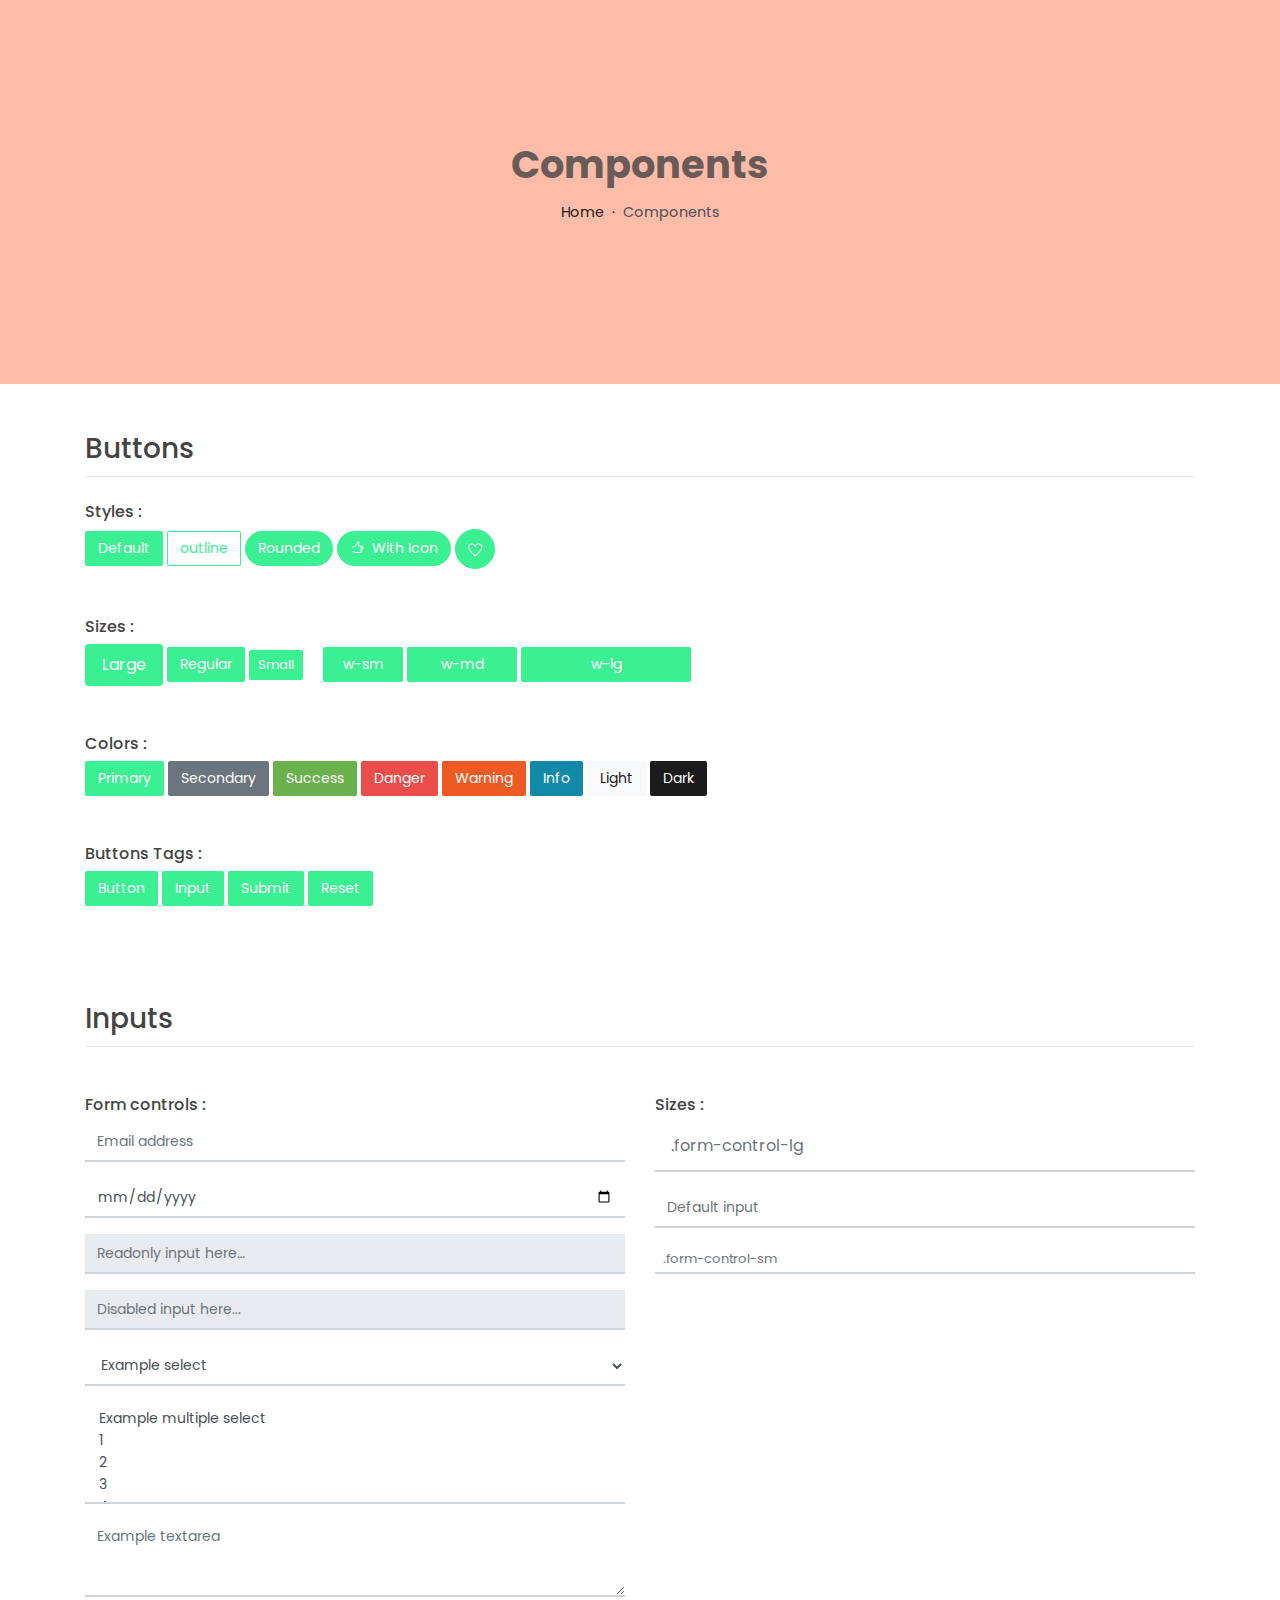
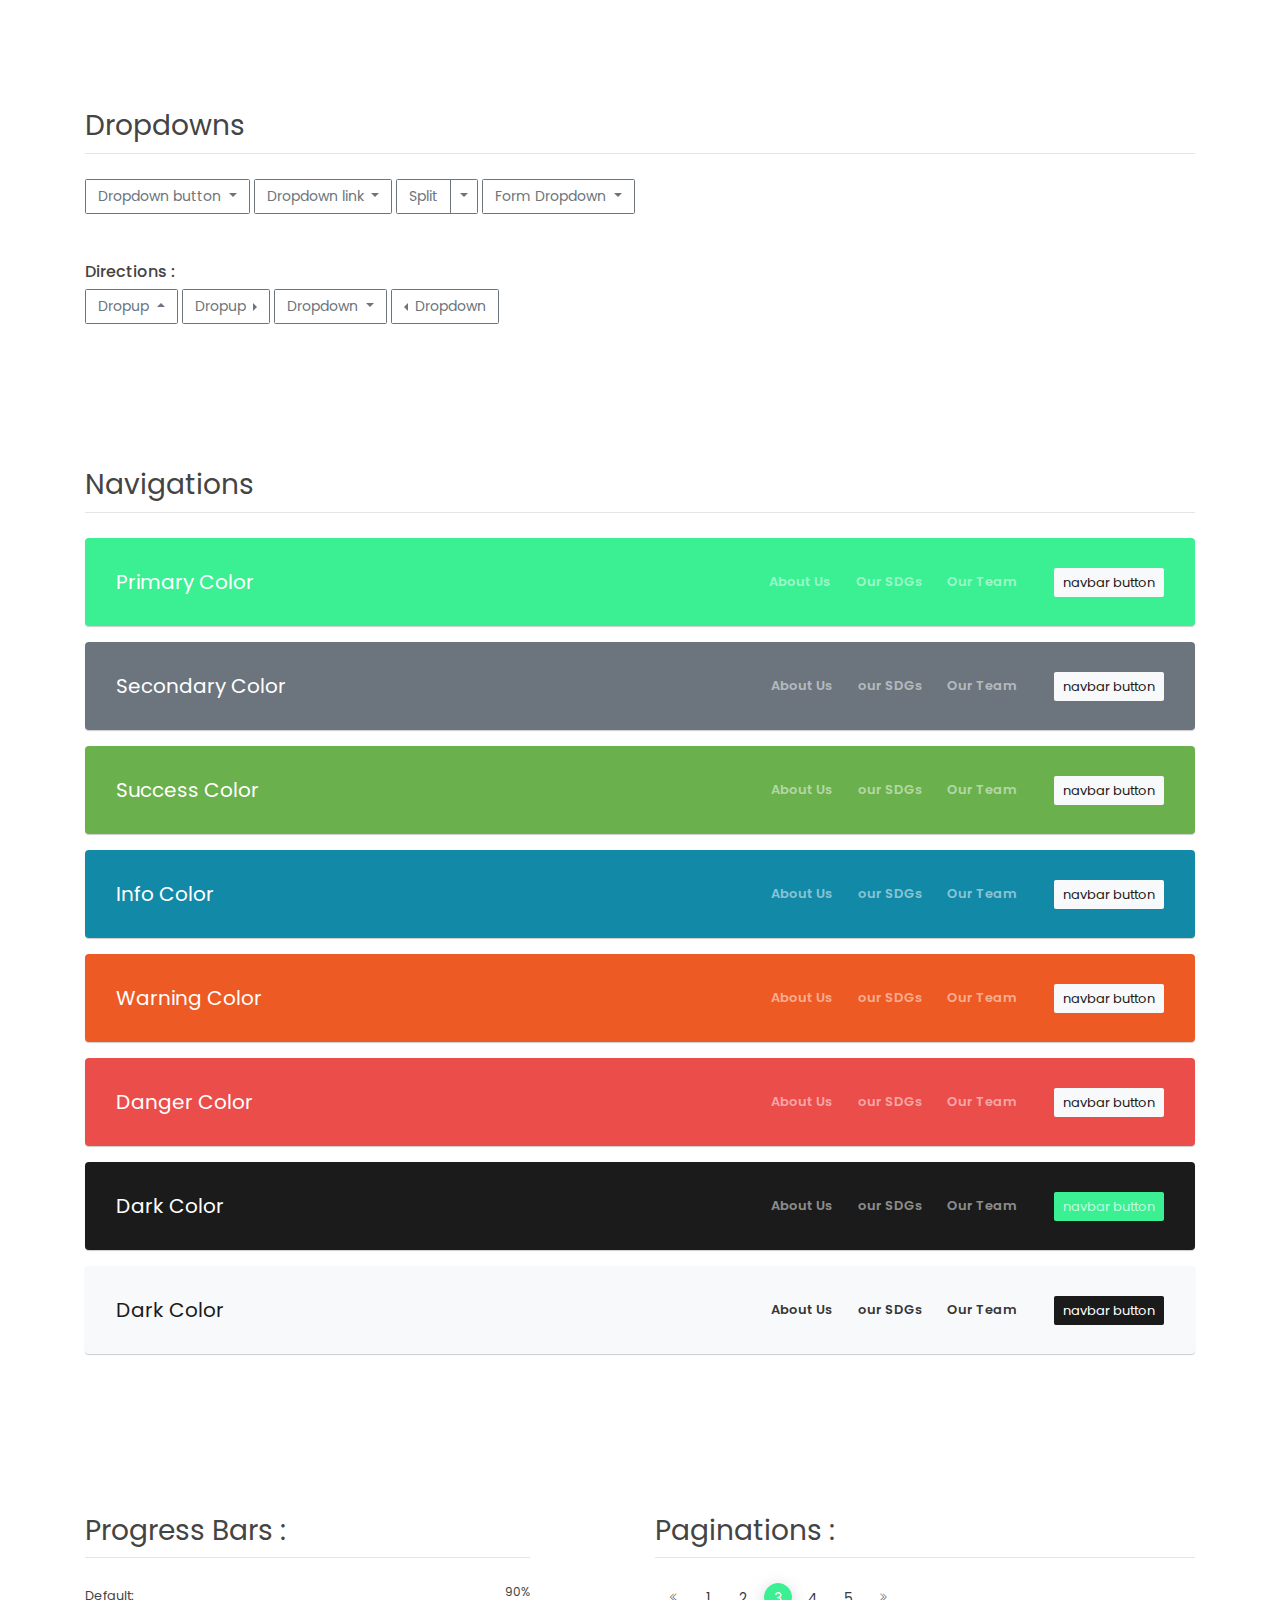
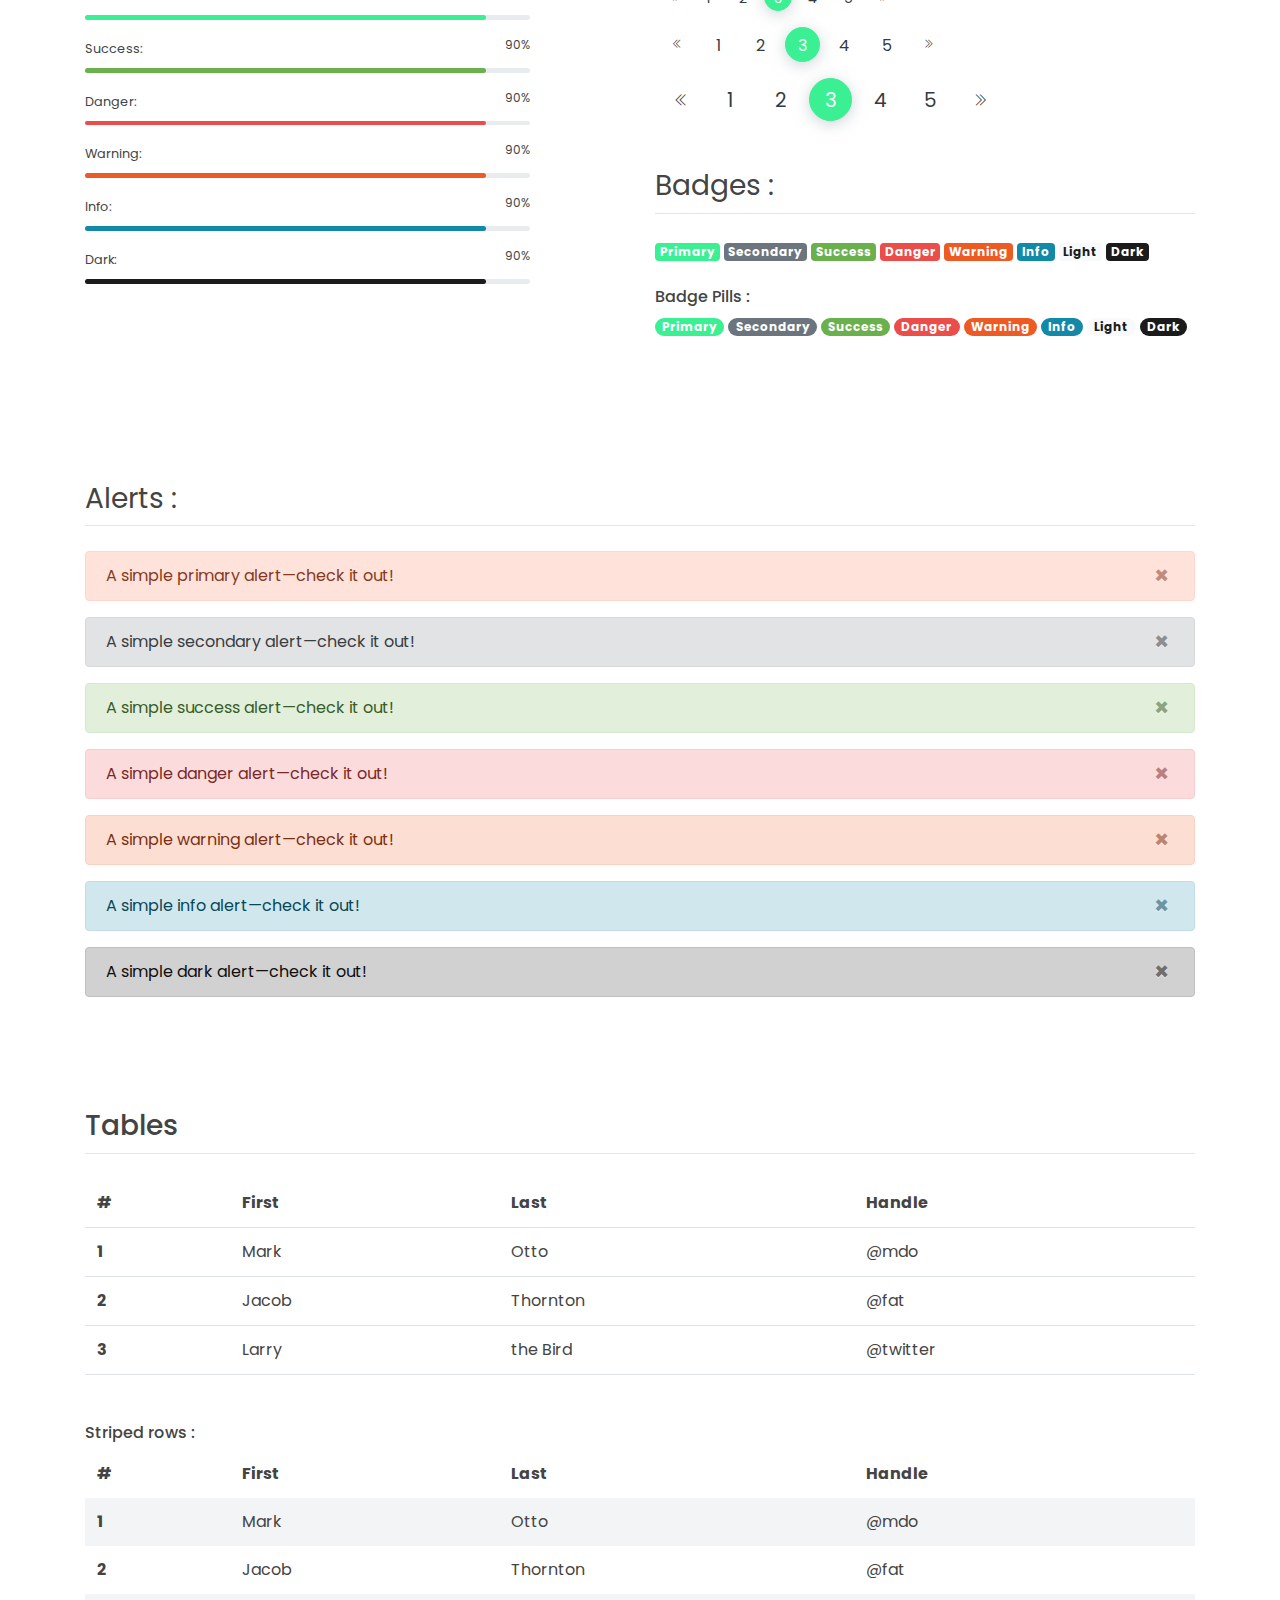
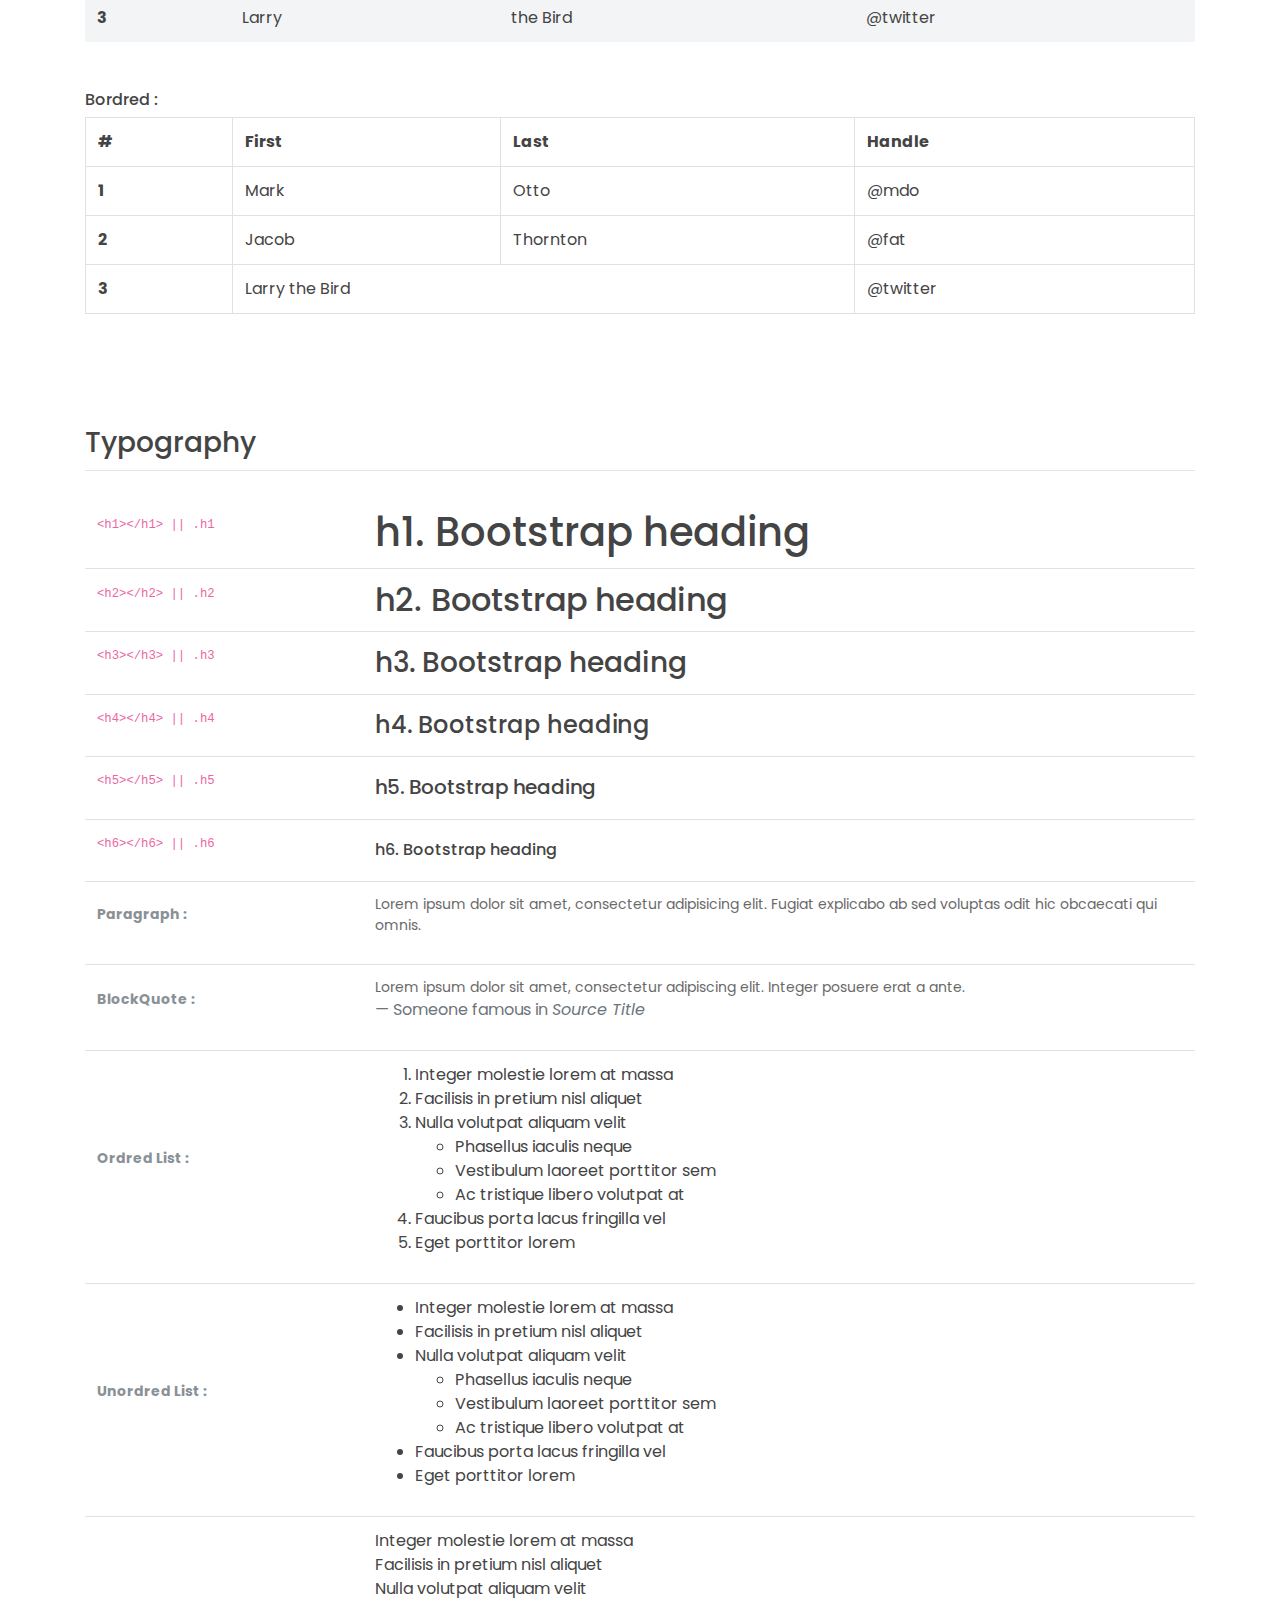
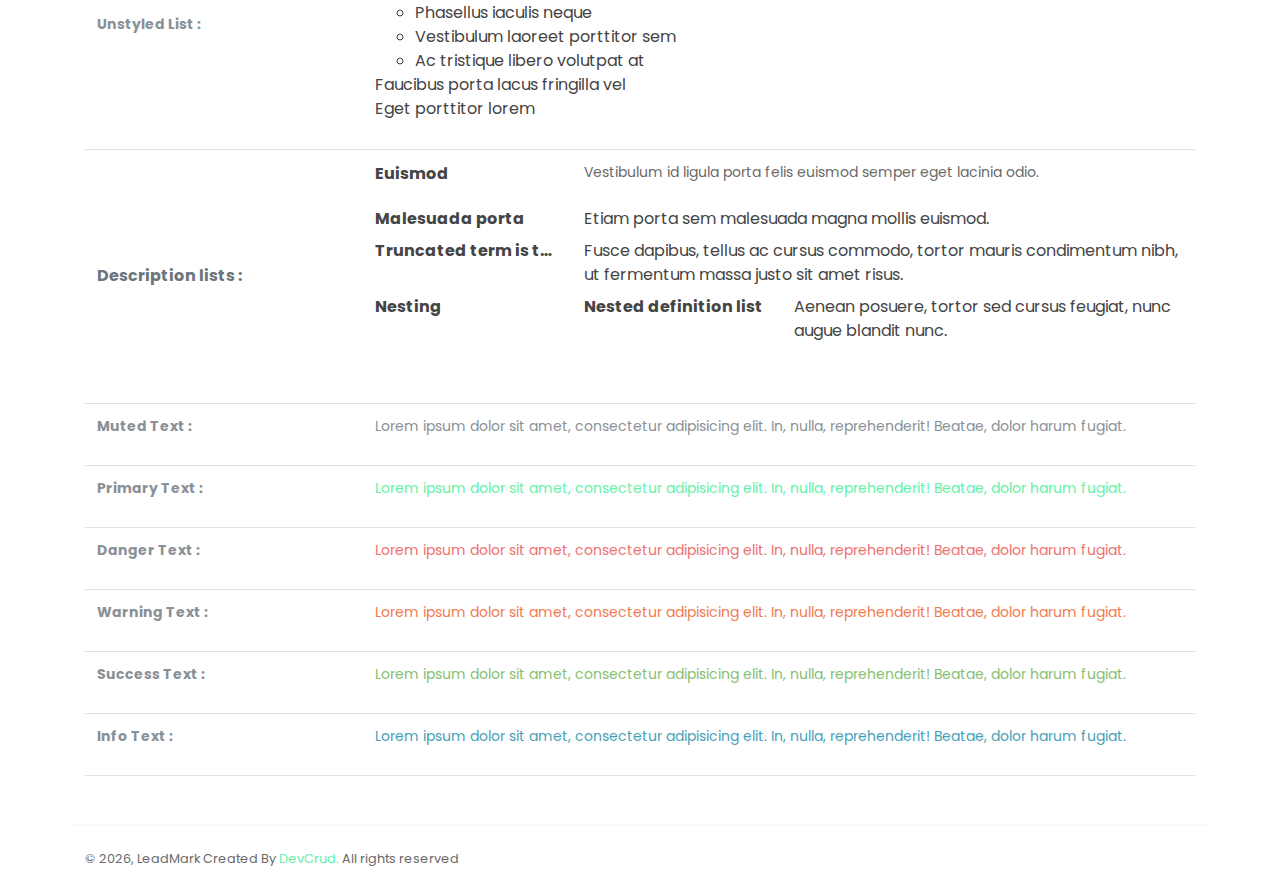
<file: components.html>
<!DOCTYPE html>
<html lang="en">
<head>
   <meta charset="utf-8">
    <meta name="viewport" content="width=device-width, initial-scale=1, shrink-to-fit=no">
    <meta name="description" content="Start your development with LeadMark landing page.">
    <meta name="author" content="Devcrud">
    <title>LeadMark Landing page | Components</title>
   <!-- font icons -->
   <link rel="stylesheet" href="assets/vendors/themify-icons/css/themify-icons.css">
   <!-- Bootstrap + Steller  -->
   <link rel="stylesheet" href="assets/css/leadmark.css">
</head>
<body>

   <!-- Page Header -->
   <header class="header header-mini"> 
      <div class="header-title">Components</div> 
      <nav aria-label="breadcrumb">
         <ol class="breadcrumb">
            <li class="breadcrumb-item"><a href="/">Home</a></li>
            <li class="breadcrumb-item active" aria-current="page">Components</li>
         </ol>
      </nav>
   </header> <!-- End Of Page Header -->

   <!-- main content -->
   <div class="container">

      <!-- Buttons -->
      <h3 class="mt-5">Buttons</h3>
      <hr>
      <h6 class="section-secondary-title">Styles :</h6>
      <button class="btn btn-primary">Default</button>
      <button class="btn btn-outline-primary">outline</button>
      <button class="btn btn-primary rounded">Rounded</button>
      <button class="btn btn-primary rounded"><i class="ti-thumb-up pr-1"></i> With Icon</button>
      <button class="btn btn-primary circle"><i class="ti-heart"></i></button>

      <h6 class="section-secondary-title mt-5">Sizes :</h6>
      <button class="btn btn-primary btn-lg">Large</button>
      <button class="btn btn-primary ">Regular</button>
      <button class="btn btn-primary btn-sm">Small</button>
      <button class="btn btn-primary w-sm ml-3">w-sm</button>
      <button class="btn btn-primary w-md">w-md</button>
      <button class="btn btn-primary w-lg">w-lg</button>

      <h6 class="section-secondary-title mt-5">Colors :</h6>          
      <button type="button" class="btn btn-primary">Primary</button>
      <button type="button" class="btn btn-secondary">Secondary</button>
      <button type="button" class="btn btn-success">Success</button>
      <button type="button" class="btn btn-danger">Danger</button>
      <button type="button" class="btn btn-warning">Warning</button>
      <button type="button" class="btn btn-info">Info</button>
      <button type="button" class="btn btn-light">Light</button>
      <button type="button" class="btn btn-dark">Dark</button>

      <h6 class="section-secondary-title mt-5">Buttons Tags :</h6>
      <button class="btn btn-primary" type="submit">Button</button>
      <input class="btn btn-primary" type="button" value="Input">
      <input class="btn btn-primary" type="submit" value="Submit">
      <input class="btn btn-primary" type="reset" value="Reset">
      
      <!-- devider -->
      <div class="py-5"></div>

      <!-- Inputs -->
      <h3>Inputs</h3>
      <hr>
      <div class="row mt-5">
         <div class="col-md-6">
            <h6 class="section-secondary-title">Form controls :</h6>        
            <div class="form-group">
               <input type="email" class="form-control" id="exampleFormControlInput1" placeholder="Email address">
            </div>
            <div class="form-group">
               <input type="date" class="form-control" id="exampleFormControlInput1" placeholder="Date">
            </div>
            <div class="form-group">
               <input class="form-control" type="text" placeholder="Readonly input here…" readonly>
            </div>
            <div class="form-group">
               <input class="form-control" id="disabledInput" type="text" placeholder="Disabled input here..." disabled>
            </div>
            <div class="form-group">
               <select class="form-control" id="exampleFormControlSelect1">
                  <option>Example select</option>
                  <option>1</option>
                  <option>2</option>
                  <option>3</option>
                  <option>4</option>
                  <option>5</option>
               </select>
            </div>
            <div class="form-group">
               <select multiple class="form-control" id="exampleFormControlSelect2">
                  <option>Example multiple select</option>
                  <option>1</option>
                  <option>2</option>
                  <option>3</option>
                  <option>4</option>
                  <option>5</option>
               </select>
            </div>
            <div class="form-group">
               <textarea class="form-control" id="exampleFormControlTextarea1" rows="3" placeholder="Example textarea"></textarea>
            </div>
         </div>
         <div class="col-md-6">
            <h6 class="section-secondary-title">Sizes :</h6>    
            <div class="form-group">
               <input class="form-control form-control-lg" type="text" placeholder=".form-control-lg">             
            </div>
            <div class="form-group">
               <input class="form-control" type="text" placeholder="Default input">
            </div>
            <div class="form-group">
               <input class="form-control form-control-sm" type="text" placeholder=".form-control-sm"> 
            </div>
         </div>
      </div> <!-- end of inputs -->   

      <!-- devider -->
      <div class="py-5"></div>             

      <!-- Dropdowns -->
      <h3 class="components-section-title font-weight-normal">Dropdowns</h3>
      <hr>
      <div class="dropdown d-inline-block">
         <button class="btn btn-outline-secondary dropdown-toggle" type="button" id="dropdownMenuButton" data-toggle="dropdown" aria-haspopup="true" aria-expanded="false">
         Dropdown button
         </button>
         <div class="dropdown-menu" aria-labelledby="dropdownMenuButton">
         <a class="dropdown-item" href="#">Action</a>
         <a class="dropdown-item" href="#">Another action</a>
         <a class="dropdown-item" href="#">Something else here</a>
         </div>
      </div>
      <div class="dropdown d-inline-block">
         <a class="btn btn-outline-secondary dropdown-toggle" href="#" role="button" id="dropdownMenuLink" data-toggle="dropdown" aria-haspopup="true" aria-expanded="false">
            Dropdown link
         </a>
         <div class="dropdown-menu" aria-labelledby="dropdownMenuLink">
            <a class="dropdown-item" href="#">Action</a>
            <a class="dropdown-item" href="#">Another action</a>
            <a class="dropdown-item" href="#">Something else here</a>
         </div>
      </div>
      <div class="btn-group">
         <button type="button" class="btn btn-outline-secondary">Split</button>
         <button type="button" class="btn btn-outline-secondary dropdown-toggle dropdown-toggle-split" data-toggle="dropdown" aria-haspopup="true" aria-expanded="false">
         <span class="sr-only">Toggle Dropdown</span>
         </button>
         <div class="dropdown-menu">
            <a class="dropdown-item" href="#">Action</a>
            <a class="dropdown-item" href="#">Another action</a>
            <a class="dropdown-item" href="#">Something else here</a>
            <div class="dropdown-divider"></div>
            <a class="dropdown-item" href="#">Separated link</a>
         </div>
      </div>
      <div class="btn-group">
         <button class="btn btn-outline-secondary dropdown-toggle" type="button" id="dropdownMenuButton" data-toggle="dropdown" aria-haspopup="true" aria-expanded="false">
            Form Dropdown
         </button>
         <div class="dropdown-menu form">
            <form class="px-4 py-3">
               <div class="form-group">
                  <input type="email" class="form-control" id="exampleDropdownFormEmail1" placeholder="email@example.com">
               </div>
               <div class="form-group">
                  <input type="password" class="form-control" id="exampleDropdownFormPassword1" placeholder="Password">
               </div>
               <div class="form-check mb-3">
                  <input type="checkbox" class="form-check-input" id="dropdownCheck">
                  <label class="form-check-label" for="dropdownCheck">
                     Remember me
                  </label>
               </div>
               <button type="submit" class="btn btn-primary btn-block">Sign in</button>
            </form>
            <div class="dropdown-divider"></div>
            <a class="dropdown-item" href="#"><small>New around here? Sign up</small></a>
            <a class="dropdown-item" href="#"><small>Forgot password?</small></a>
         </div>
      </div>       
      <h6 class="section-secondary-title mt-5">Directions :</h6>  
      <div class="btn-group dropup">
         <button type="button" class="btn btn-outline-secondary dropdown-toggle" data-toggle="dropdown" aria-haspopup="true" aria-expanded="false">
            Dropup
         </button>
         <div class="dropdown-menu">
            <a class="dropdown-item" href="#">Action</a>
            <a class="dropdown-item" href="#">Another action</a>
            <a class="dropdown-item" href="#">Something else here</a>
            <div class="dropdown-divider"></div>
            <a class="dropdown-item" href="#">Separated link</a>
         </div>
      </div>
      <div class="btn-group dropright">
         <button type="button" class="btn btn-outline-secondary dropdown-toggle" data-toggle="dropdown" aria-haspopup="true" aria-expanded="false">
            Dropup
         </button>
         <div class="dropdown-menu">
            <a class="dropdown-item" href="#">Action</a>
            <a class="dropdown-item" href="#">Another action</a>
            <a class="dropdown-item" href="#">Something else here</a>
            <div class="dropdown-divider"></div>
            <a class="dropdown-item" href="#">Separated link</a>
         </div>
      </div>
      <div class="btn-group">
         <button type="button" class="btn btn-outline-secondary dropdown-toggle" data-toggle="dropdown" aria-haspopup="true" aria-expanded="false">
            Dropdown
         </button>
         <div class="dropdown-menu">
            <a class="dropdown-item" href="#">Action</a>
            <a class="dropdown-item" href="#">Another action</a>
            <a class="dropdown-item" href="#">Something else here</a>
            <div class="dropdown-divider"></div>
            <a class="dropdown-item" href="#">Separated link</a>
         </div>
      </div>
      <div class="btn-group dropleft">
         <button type="button" class="btn btn-outline-secondary dropdown-toggle" data-toggle="dropdown" aria-haspopup="true" aria-expanded="false">
            Dropdown
         </button>
         <div class="dropdown-menu">
            <a class="dropdown-item" href="#">Action</a>
            <a class="dropdown-item" href="#">Another action</a>
            <a class="dropdown-item" href="#">Something else here</a>
            <div class="dropdown-divider"></div>
            <a class="dropdown-item" href="#">Separated link</a>
         </div>
      </div> <!-- end of Dropdowns -->  

      <!-- devider -->
      <div class="py-5"></div>   

      <!-- navbars -->
      <h3 class="components-section-title font-weight-normal mt-5">Navigations</h3>
      <hr>
      <nav class="navbar navbar-expand-sm navbar-dark bg-primary rounded shadow mb-3">
         <div class="container">
            <a class="navbar-brand" href="#">Primary Color</a>
            <button class="navbar-toggler ml-auto" type="button" data-toggle="collapse" data-target="#navbarSupportedContent" aria-controls="navbarSupportedContent" aria-expanded="false" aria-label="Toggle navigation">
            <span class="navbar-toggler-icon"></span>
            </button>
            <div class="collapse navbar-collapse" id="navbarSupportedContent">
               <ul class="navbar-nav ml-auto"> 
                  <li class="nav-item">
                     <a class="nav-link" href="#about">About Us</a>
                  </li>
                  <li class="nav-item">
                     <a class="nav-link" href="#service">Our SDGs</a>
                  </li>
                  <li class="nav-item">
                     <a class="nav-link" href="#team">Our Team</a>
                  </li>
                  <li class="nav-item">
                     <a href="#book-table" class="ml-4 mt-1 btn btn-light btn-sm">navbar button</a>
                  </li>
               </ul>                       
            </div>
         </div>
      </nav>
      <nav class="navbar navbar-expand-sm navbar-dark bg-secondary rounded shadow mb-3">
         <div class="container">
            <a class="navbar-brand" href="#">Secondary Color</a>
            <button class="navbar-toggler ml-auto" type="button" data-toggle="collapse" data-target="#navbarSupportedContent" aria-controls="navbarSupportedContent" aria-expanded="false" aria-label="Toggle navigation">
            <span class="navbar-toggler-icon"></span>
            </button>
            <div class="collapse navbar-collapse" id="navbarSupportedContent">
               <ul class="navbar-nav ml-auto"> 
                  <li class="nav-item">
                     <a class="nav-link" href="#about">About Us</a>
                  </li>
                  <li class="nav-item">
                     <a class="nav-link" href="#service">our SDGs</a>
                  </li>
                  <li class="nav-item">
                     <a class="nav-link" href="#team">Our Team</a>
                  </li>
                  <li class="nav-item">
                     <a href="#book-table" class="ml-4 mt-1 btn btn-light btn-sm">navbar button</a>
                  </li>
               </ul>                       
            </div>
         </div>
      </nav>
      <nav class="navbar navbar-expand-sm navbar-dark bg-success rounded shadow mb-3">
         <div class="container">
            <a class="navbar-brand" href="#">Success Color</a>
            <button class="navbar-toggler ml-auto" type="button" data-toggle="collapse" data-target="#navbarSupportedContent" aria-controls="navbarSupportedContent" aria-expanded="false" aria-label="Toggle navigation">
            <span class="navbar-toggler-icon"></span>
            </button>
            <div class="collapse navbar-collapse" id="navbarSupportedContent">
               <ul class="navbar-nav ml-auto"> 
                  <li class="nav-item">
                     <a class="nav-link" href="#about">About Us</a>
                  </li>
                  <li class="nav-item">
                     <a class="nav-link" href="#service">our SDGs</a>
                  </li>
                  <li class="nav-item">
                     <a class="nav-link" href="#team">Our Team</a>
                  </li>
                  <li class="nav-item">
                     <a href="#book-table" class="ml-4 mt-1 btn btn-light btn-sm">navbar button</a>
                  </li>
               </ul>                       
            </div>
         </div>
      </nav>
      <nav class="navbar navbar-expand-sm navbar-dark bg-info rounded shadow mb-3">
         <div class="container">
            <a class="navbar-brand" href="#">Info Color</a>
            <button class="navbar-toggler ml-auto" type="button" data-toggle="collapse" data-target="#navbarSupportedContent" aria-controls="navbarSupportedContent" aria-expanded="false" aria-label="Toggle navigation">
            <span class="navbar-toggler-icon"></span>
            </button>
            <div class="collapse navbar-collapse" id="navbarSupportedContent">
               <ul class="navbar-nav ml-auto"> 
                  <li class="nav-item">
                     <a class="nav-link" href="#about">About Us</a>
                  </li>
                  <li class="nav-item">
                     <a class="nav-link" href="#service">our SDGs</a>
                  </li>
                  <li class="nav-item">
                     <a class="nav-link" href="#team">Our Team</a>
                  </li>
                  <li class="nav-item">
                     <a href="#book-table" class="ml-4 mt-1 btn btn-light btn-sm">navbar button</a>
                  </li>
               </ul>                       
            </div>
         </div>
      </nav>
      <nav class="navbar navbar-expand-sm navbar-dark bg-warning rounded shadow mb-3">
         <div class="container">
            <a class="navbar-brand" href="#">Warning Color</a>
            <button class="navbar-toggler ml-auto" type="button" data-toggle="collapse" data-target="#navbarSupportedContent" aria-controls="navbarSupportedContent" aria-expanded="false" aria-label="Toggle navigation">
            <span class="navbar-toggler-icon"></span>
            </button>
            <div class="collapse navbar-collapse" id="navbarSupportedContent">
               <ul class="navbar-nav ml-auto"> 
                  <li class="nav-item">
                     <a class="nav-link" href="#about">About Us</a>
                  </li>
                  <li class="nav-item">
                     <a class="nav-link" href="#service">our SDGs</a>
                  </li>
                  <li class="nav-item">
                     <a class="nav-link" href="#team">Our Team</a>
                  </li>
                  <li class="nav-item">
                     <a href="#book-table" class="ml-4 mt-1 btn btn-light btn-sm">navbar button</a>
                  </li>
               </ul>                       
            </div>
         </div>
      </nav>
      <nav class="navbar navbar-expand-sm navbar-dark bg-danger rounded shadow mb-3">
         <div class="container">
            <a class="navbar-brand" href="#">Danger Color</a>
            <button class="navbar-toggler ml-auto" type="button" data-toggle="collapse" data-target="#navbarSupportedContent" aria-controls="navbarSupportedContent" aria-expanded="false" aria-label="Toggle navigation">
            <span class="navbar-toggler-icon"></span>
            </button>
            <div class="collapse navbar-collapse" id="navbarSupportedContent">
               <ul class="navbar-nav ml-auto"> 
                  <li class="nav-item">
                     <a class="nav-link" href="#about">About Us</a>
                  </li>
                  <li class="nav-item">
                     <a class="nav-link" href="#service">our SDGs</a>
                  </li>
                  <li class="nav-item">
                     <a class="nav-link" href="#team">Our Team</a>
                  </li>
                  <li class="nav-item">
                     <a href="#book-table" class="ml-4 mt-1 btn btn-light btn-sm">navbar button</a>
                  </li>
               </ul>                       
            </div>
         </div>
      </nav>
      <nav class="navbar navbar-expand-sm navbar-dark bg-dark rounded shadow mb-3">
         <div class="container">
            <a class="navbar-brand" href="#">Dark Color</a>
            <button class="navbar-toggler ml-auto" type="button" data-toggle="collapse" data-target="#navbarSupportedContent" aria-controls="navbarSupportedContent" aria-expanded="false" aria-label="Toggle navigation">
            <span class="navbar-toggler-icon"></span>
            </button>
            <div class="collapse navbar-collapse" id="navbarSupportedContent">
               <ul class="navbar-nav ml-auto"> 
                  <li class="nav-item">
                     <a class="nav-link" href="#about">About Us</a>
                  </li>
                  <li class="nav-item">
                     <a class="nav-link" href="#service">our SDGs</a>
                  </li>
                  <li class="nav-item">
                     <a class="nav-link" href="#team">Our Team</a>
                  </li>
                  <li class="nav-item">
                     <a href="#book-table" class="ml-4 mt-1 btn btn-primary btn-sm">navbar button</a>
                  </li>
               </ul>                       
            </div>
         </div>
      </nav>
      <nav class="navbar navbar-expand-sm navbar-light bg-light rounded shadow mb-3">
         <div class="container">
            <a class="navbar-brand" href="#">Dark Color</a>
            <button class="navbar-toggler ml-auto" type="button" data-toggle="collapse" data-target="#navbarSupportedContent" aria-controls="navbarSupportedContent" aria-expanded="false" aria-label="Toggle navigation">
            <span class="navbar-toggler-icon"></span>
            </button>
            <div class="collapse navbar-collapse" id="navbarSupportedContent">
               <ul class="navbar-nav ml-auto"> 
                  <li class="nav-item">
                     <a class="nav-link" href="#about">About Us</a>
                  </li>
                  <li class="nav-item">
                     <a class="nav-link" href="#service">our SDGs</a>
                  </li>
                  <li class="nav-item">
                     <a class="nav-link" href="#team">Our Team</a>
                  </li>
                  <li class="nav-item">
                     <a href="#book-table" class="ml-4 mt-1 btn btn-dark btn-sm">navbar button</a>
                  </li>
               </ul>                       
            </div>
         </div>
      </nav>
      <!-- End of navbars -->

      <!-- devider -->
      <div class="py-5"></div>   
      
      <!-- progress bars -->
      <div class="row justify-content-between">
         <div class="col-md-5">
            <h3 class="components-section-title font-weight-normal mt-5">Progress Bars :</h3>
            <hr>
            <small>Default: </small>
            <div class="progress mt-2 mb-3">
               <div class="progress-bar" role="progressbar" style="width: 90%" aria-valuenow="25" aria-valuemin="0" aria-valuemax="100"><span>90%</span></div>
            </div>
            <small>Success:</small>
            <div class="progress mt-2 mb-3">
               <div class="progress-bar bg-success" role="progressbar" style="width: 90%" aria-valuenow="25" aria-valuemin="0" aria-valuemax="100"><span>90%</span></div>
            </div>
            <small>Danger:</small>
            <div class="progress mt-2 mb-3">
               <div class="progress-bar bg-danger" role="progressbar" style="width: 90%" aria-valuenow="25" aria-valuemin="0" aria-valuemax="100"><span>90%</span></div>
            </div>
            <small>Warning:</small>
            <div class="progress mt-2 mb-3">
               <div class="progress-bar bg-warning" role="progressbar" style="width: 90%" aria-valuenow="25" aria-valuemin="0" aria-valuemax="100"><span>90%</span></div>
            </div>
            <small>Info:</small>
            <div class="progress mt-2 mb-3">
               <div class="progress-bar bg-info" role="progressbar" style="width: 90%" aria-valuenow="25" aria-valuemin="0" aria-valuemax="100"><span>90%</span></div>
            </div>
            <small>Dark:</small>
            <div class="progress mt-2 mb-3">
               <div class="progress-bar bg-dark" role="progressbar" style="width: 90%" aria-valuenow="25" aria-valuemin="0" aria-valuemax="100"><span>90%</span></div>
            </div>
         </div>
         <div class="col-md-6">
            <h3 class="components-section-title font-weight-normal mt-5">Paginations :</h3>
            <hr>
            <nav aria-label="Page navigation example">
               <ul class="pagination pagination-sm">
                  <li class="page-item"><a class="page-link" href="#"><i class="ti-angle-double-left"></i></a></li>
                  <li class="page-item"><a class="page-link" href="#">1</a></li>
                  <li class="page-item"><a class="page-link" href="#">2</a></li>
                  <li class="page-item active"><a class="page-link" href="#">3</a></li>
                  <li class="page-item"><a class="page-link" href="#">4</a></li>
                  <li class="page-item"><a class="page-link" href="#">5</a></li>
                  <li class="page-item"><a class="page-link" href="#"><i class="ti-angle-double-right"></i></a></li>
               </ul>
            </nav>
            <nav aria-label="Page navigation example">
               <ul class="pagination">
               <li class="page-item"><a class="page-link" href="#"><i class="ti-angle-double-left"></i></a></li>
                  <li class="page-item"><a class="page-link" href="#">1</a></li>
                  <li class="page-item"><a class="page-link" href="#">2</a></li>
                  <li class="page-item active"><a class="page-link" href="#">3</a></li>
                  <li class="page-item"><a class="page-link" href="#">4</a></li>
                  <li class="page-item"><a class="page-link" href="#">5</a></li>
                  <li class="page-item"><a class="page-link" href="#"><i class="ti-angle-double-right"></i></a></li>
               </ul>
            </nav>
            <nav aria-label="Page navigation example">
               <ul class="pagination pagination-lg">
                  <li class="page-item"><a class="page-link" href="#"><i class="ti-angle-double-left"></i></a></li>
                  <li class="page-item"><a class="page-link" href="#">1</a></li>
                  <li class="page-item"><a class="page-link" href="#">2</a></li>
                  <li class="page-item active"><a class="page-link" href="#">3</a></li>
                  <li class="page-item"><a class="page-link" href="#">4</a></li>
                  <li class="page-item"><a class="page-link" href="#">5</a></li>
                  <li class="page-item"><a class="page-link" href="#"><i class="ti-angle-double-right"></i></a></li>
               </ul>
            </nav>

            <!-- Badges -->
            <h3 class="components-section-title font-weight-normal mt-5">Badges :</h3>
            <hr>
            <span class="badge badge-primary">Primary</span>
            <span class="badge badge-secondary">Secondary</span>
            <span class="badge badge-success">Success</span>
            <span class="badge badge-danger">Danger</span>
            <span class="badge badge-warning">Warning</span>
            <span class="badge badge-info">Info</span>
            <span class="badge badge-light">Light</span>
            <span class="badge badge-dark">Dark</span>
            <h6 class="section-secondary-title mt-4 mb-2">Badge Pills :</h6>
            <span class="badge badge-pill badge-primary">Primary</span>
            <span class="badge badge-pill badge-secondary">Secondary</span>
            <span class="badge badge-pill badge-success">Success</span>
            <span class="badge badge-pill badge-danger">Danger</span>
            <span class="badge badge-pill badge-warning">Warning</span>
            <span class="badge badge-pill badge-info">Info</span>
            <span class="badge badge-pill badge-light">Light</span>
            <span class="badge badge-pill badge-dark">Dark</span>
         </div>
      </div> <!-- End of Progress bars -->

      <!-- devider -->
      <div class="py-5"></div>  

      <!-- Alerts -->
      <h3 class="components-section-title font-weight-normal mt-5">Alerts :</h3>
      <hr>
      <div class="alert alert-primary alert-dismissible fade show" role="alert">
         A simple primary alert—check it out!
         <button type="button" class="close" data-dismiss="alert" aria-label="Close">
            <span aria-hidden="true">&times;</span>
         </button>
      </div>
      <div class="alert alert-secondary alert-dismissible fade show" role="alert">
         A simple secondary alert—check it out!
         <button type="button" class="close" data-dismiss="alert" aria-label="Close">
            <span aria-hidden="true">&times;</span>
         </button>
      </div>
      <div class="alert alert-success alert-dismissible fade show" role="alert">
         A simple success alert—check it out!
         <button type="button" class="close" data-dismiss="alert" aria-label="Close">
            <span aria-hidden="true">&times;</span>
         </button>
      </div>
      <div class="alert alert-danger alert-dismissible fade show" role="alert">
         A simple danger alert—check it out!
         <button type="button" class="close" data-dismiss="alert" aria-label="Close">
            <span aria-hidden="true">&times;</span>
         </button>
      </div>
      <div class="alert alert-warning alert-dismissible fade show" role="alert">
         A simple warning alert—check it out!
         <button type="button" class="close" data-dismiss="alert" aria-label="Close">
            <span aria-hidden="true">&times;</span>
         </button>
      </div>
      <div class="alert alert-info alert-dismissible fade show" role="alert">
         A simple info alert—check it out!
         <button type="button" class="close" data-dismiss="alert" aria-label="Close">
            <span aria-hidden="true">&times;</span>
         </button>
      </div>
      <div class="alert alert-dark alert-dismissible fade show" role="alert">
         A simple dark alert—check it out!
         <button type="button" class="close" data-dismiss="alert" aria-label="Close">
            <span aria-hidden="true">&times;</span>
         </button>
      </div>
      <!-- end of alerts -->

      <!-- devider -->
      <div class="py-5"></div> 
   
      <!-- tables -->
      <h3 class="components-section-title">Tables</h3>
      <hr>
      <table class="table">
         <thead>
            <tr>
               <th scope="col">#</th>
               <th scope="col">First</th>
               <th scope="col">Last</th>
               <th scope="col">Handle</th>
            </tr>
         </thead>
         <tbody>
            <tr>
               <th scope="row">1</th>
               <td>Mark</td>
               <td>Otto</td>
               <td>@mdo</td>
            </tr>
            <tr>
               <th scope="row">2</th>
               <td>Jacob</td>
               <td>Thornton</td>
               <td>@fat</td>
            </tr>
            <tr>
               <th scope="row">3</th>
               <td>Larry</td>
               <td>the Bird</td>
               <td>@twitter</td>
            </tr>
         </tbody>
      </table>

      <h6 class="section-secondary-title mt-5">Striped rows :</h6>
      <table class="table table-striped">
         <thead>
            <tr>
               <th scope="col">#</th>
               <th scope="col">First</th>
               <th scope="col">Last</th>
               <th scope="col">Handle</th>
            </tr>
         </thead>
         <tbody>
            <tr>
               <th scope="row">1</th>
               <td>Mark</td>
               <td>Otto</td>
               <td>@mdo</td>
            </tr>
            <tr>
               <th scope="row">2</th>
               <td>Jacob</td>
               <td>Thornton</td>
               <td>@fat</td>
            </tr>
            <tr>
               <th scope="row">3</th>
               <td>Larry</td>
               <td>the Bird</td>
               <td>@twitter</td>
            </tr>
         </tbody>
      </table>

      <h6 class="section-secondary-title mt-5">Bordred :</h6>
      <table class="table table-bordered">
         <thead>
            <tr>
               <th scope="col">#</th>
               <th scope="col">First</th>
               <th scope="col">Last</th>
               <th scope="col">Handle</th>
            </tr>
         </thead>
         <tbody>
            <tr>
               <th scope="row">1</th>
               <td>Mark</td>
               <td>Otto</td>
               <td>@mdo</td>
            </tr>
            <tr>
               <th scope="row">2</th>
               <td>Jacob</td>
               <td>Thornton</td>
               <td>@fat</td>
            </tr>
            <tr>
               <th scope="row">3</th>
               <td colspan="2">Larry the Bird</td>
               <td>@twitter</td>
            </tr>
         </tbody>
      </table>
      <!-- end of tables -->

      <!-- devider -->
      <div class="py-5"></div> 

      <!-- typography -->
      <h3 class="components-section-title">Typography</h3>
      <hr>
      <table class="table table-borderless v-align-center">
         <tbody>
            <tr>
               <td>
                  <p><code class="highlighter-rouge">&lt;h1&gt;&lt;/h1&gt; || .h1</code></p>
               </td>
               <td class="w-75"><span class="h1">h1. Bootstrap heading</span></td>
            </tr>
            <tr>
               <td>
                  <p><code class="highlighter-rouge">&lt;h2&gt;&lt;/h2&gt; || .h2</code></p>
               </td>
               <td><span class="h2">h2. Bootstrap heading</span></td>
            </tr>
            <tr>
               <td>
                  <p><code class="highlighter-rouge">&lt;h3&gt;&lt;/h3&gt; || .h3</code></p>
               </td>
               <td><span class="h3">h3. Bootstrap heading</span></td>
            </tr>
            <tr>
               <td>
                  <p><code class="highlighter-rouge">&lt;h4&gt;&lt;/h4&gt; || .h4</code></p>
               </td>
               <td><span class="h4">h4. Bootstrap heading</span></td>
            </tr>
            <tr>
               <td>
                  <p><code class="highlighter-rouge">&lt;h5&gt;&lt;/h5&gt; || .h5</code></p>
               </td>
               <td><span class="h5">h5. Bootstrap heading</span></td>
            </tr>
            <tr>
               <td>
                  <p><code class="highlighter-rouge">&lt;h6&gt;&lt;/h6&gt; || .h6</code></p>
               </td>
               <td><span class="h6">h6. Bootstrap heading</span></td>
            </tr>
            <tr>
               <td>
                  <p class="font-weight-bold text-muted">Paragraph :</p>
               </td>
               <td><p>Lorem ipsum dolor sit amet, consectetur adipisicing elit. Fugiat explicabo ab sed voluptas odit hic obcaecati qui omnis.</p></td>
            </tr>
            <tr>
               <td>
                  <p class="font-weight-bold text-muted">BlockQuote :</p>
               </td>
               <td>
                  <blockquote class="blockquote">
                     <p class="mb-0">Lorem ipsum dolor sit amet, consectetur adipiscing elit. Integer posuere erat a ante.</p>
                     <footer class="blockquote-footer">Someone famous in <cite title="Source Title">Source Title</cite></footer>
                  </blockquote>
               </td>
            </tr>

            <tr>
               <td><p class="font-weight-bold text-muted">Ordred List :</p></td>
               <td>
                  <ol>
                     <li>Integer molestie lorem at massa</li>
                     <li>Facilisis in pretium nisl aliquet</li>
                     <li>Nulla volutpat aliquam velit
                        <ul>
                           <li>Phasellus iaculis neque</li>
                           <li>Vestibulum laoreet porttitor sem</li>
                           <li>Ac tristique libero volutpat at</li>
                        </ul>
                     </li>
                     <li>Faucibus porta lacus fringilla vel</li>
                     <li>Eget porttitor lorem</li>
                  </ol>
               </td>
            </tr>
            <tr>
               <td><p class="font-weight-bold text-muted">Unordred List :</p></td>
               <td>
                  <ul >
                     <li>Integer molestie lorem at massa</li>
                     <li>Facilisis in pretium nisl aliquet</li>
                     <li>Nulla volutpat aliquam velit
                        <ul>
                           <li>Phasellus iaculis neque</li>
                           <li>Vestibulum laoreet porttitor sem</li>
                           <li>Ac tristique libero volutpat at</li>
                        </ul>
                     </li>
                     <li>Faucibus porta lacus fringilla vel</li>
                     <li>Eget porttitor lorem</li>
                  </ul>
               </td>
            </tr>
            <tr>
               <td><p class="font-weight-bold text-muted">Unstyled List :</p></td>
               <td>
                  <ul class="list-unstyled">
                     <li>Integer molestie lorem at massa</li>
                     <li>Facilisis in pretium nisl aliquet</li>
                     <li>Nulla volutpat aliquam velit
                        <ul>
                           <li>Phasellus iaculis neque</li>
                           <li>Vestibulum laoreet porttitor sem</li>
                           <li>Ac tristique libero volutpat at</li>
                        </ul>
                     </li>
                     <li>Faucibus porta lacus fringilla vel</li>
                     <li>Eget porttitor lorem</li>
                  </ul>
               </td>
            </tr>
            <tr>
               <td class="font-weight-bold text-muted">Description lists : </td>
               <td>
                  <dl class="row">
                     <dt class="col-sm-3">Euismod</dt>
                     <dd class="col-sm-9">
                        <p>Vestibulum id ligula porta felis euismod semper eget lacinia odio.</p>
                     </dd>

                     <dt class="col-sm-3">Malesuada porta</dt>
                     <dd class="col-sm-9">Etiam porta sem malesuada magna mollis euismod.</dd>

                     <dt class="col-sm-3 text-truncate">Truncated term is truncated</dt>
                     <dd class="col-sm-9">Fusce dapibus, tellus ac cursus commodo, tortor mauris condimentum nibh, ut fermentum massa justo sit amet risus.</dd>

                     <dt class="col-sm-3">Nesting</dt>
                     <dd class="col-sm-9">
                        <dl class="row">
                           <dt class="col-sm-4">Nested definition list</dt>
                           <dd class="col-sm-8">Aenean posuere, tortor sed cursus feugiat, nunc augue blandit nunc.</dd>
                        </dl>
                     </dd>
                  </dl>
               </td>
            </tr>
            <tr>
               <td>
                  <p class="font-weight-bold text-muted">Muted Text :</p>
               </td>
               <td>
                  <p class="text-muted">Lorem ipsum dolor sit amet, consectetur adipisicing elit. In, nulla, reprehenderit! Beatae, dolor harum fugiat.</p>
               </td>
            </tr>
            <tr>
               <td>
                  <p class="font-weight-bold text-muted">Primary Text :</p>
               </td>
               <td>
                  <p class="text-primary">Lorem ipsum dolor sit amet, consectetur adipisicing elit. In, nulla, reprehenderit! Beatae, dolor harum fugiat.</p>
               </td>
            </tr>
            <tr>
               <td>
                  <p class="font-weight-bold text-muted">Danger Text :</p>
               </td>
               <td>
                  <p class="text-danger">Lorem ipsum dolor sit amet, consectetur adipisicing elit. In, nulla, reprehenderit! Beatae, dolor harum fugiat.</p>
               </td>
            </tr>
            <tr>
               <td>
                  <p class="font-weight-bold text-muted">Warning Text :</p>
               </td>
               <td>
                  <p class="text-warning">Lorem ipsum dolor sit amet, consectetur adipisicing elit. In, nulla, reprehenderit! Beatae, dolor harum fugiat.</p>
               </td>
            </tr>
            <tr>
               <td>
                  <p class="font-weight-bold text-muted">Success Text :</p>
               </td>
               <td>
                  <p class="text-success">Lorem ipsum dolor sit amet, consectetur adipisicing elit. In, nulla, reprehenderit! Beatae, dolor harum fugiat.</p>
               </td>
            </tr>
            <tr>
               <td>
                  <p class="font-weight-bold text-muted">Info Text :</p>
               </td>
               <td>
                  <p class="text-info">Lorem ipsum dolor sit amet, consectetur adipisicing elit. In, nulla, reprehenderit! Beatae, dolor harum fugiat.</p>
               </td>
            </tr>
         </tbody>
      </table>
   </div>
   <!-- end of typography -->

   <!-- Page Footer -->
   <footer class="container mt-5 py-4 border-top border-light">
       <p class="mb-0 small">&copy; <script>document.write(new Date().getFullYear())</script>, LeadMark Created By <a href="https://www.devcrud.com" target="_blank">DevCrud.</a>  All rights reserved </p>     
   </footer>
   <!-- End of Page Footer -->  
   
   <!-- core  -->
   <script src="assets/vendors/jquery/jquery-3.4.1.js"></script>
   <script src="assets/vendors/bootstrap/bootstrap.bundle.js"></script>

</body>
</html>
</file>
<file: assets/vendors/themify-icons/css/themify-icons.css>
@font-face {
	font-family: 'themify';
	src:url("../fonts/themify.eot?-fvbane");
	src:url("../fonts/themify.eot?#iefix-fvbane") format("embedded-opentype"),
		url("../fonts/themify.woff?-fvbane") format("woff"),
		url("../fonts/themify.ttf?-fvbane") format("truetype"),
		url("../fonts/themify.svg?-fvbane#themify") format("svg");
	font-weight: normal;
	font-style: normal;
}

[class^="ti-"], [class*=" ti-"] {
	font-family: 'themify';
	speak: none;
	font-style: normal;
	font-weight: normal;
	font-variant: normal;
	text-transform: none;
	line-height: 1;

	/* Better Font Rendering =========== */
	-webkit-font-smoothing: antialiased;
	-moz-osx-font-smoothing: grayscale;
}

.ti-wand:before {
	content: "\e600";
}
.ti-volume:before {
	content: "\e601";
}
.ti-user:before {
	content: "\e602";
}
.ti-unlock:before {
	content: "\e603";
}
.ti-unlink:before {
	content: "\e604";
}
.ti-trash:before {
	content: "\e605";
}
.ti-thought:before {
	content: "\e606";
}
.ti-target:before {
	content: "\e607";
}
.ti-tag:before {
	content: "\e608";
}
.ti-tablet:before {
	content: "\e609";
}
.ti-star:before {
	content: "\e60a";
}
.ti-spray:before {
	content: "\e60b";
}
.ti-signal:before {
	content: "\e60c";
}
.ti-shopping-cart:before {
	content: "\e60d";
}
.ti-shopping-cart-full:before {
	content: "\e60e";
}
.ti-settings:before {
	content: "\e60f";
}
.ti-search:before {
	content: "\e610";
}
.ti-zoom-in:before {
	content: "\e611";
}
.ti-zoom-out:before {
	content: "\e612";
}
.ti-cut:before {
	content: "\e613";
}
.ti-ruler:before {
	content: "\e614";
}
.ti-ruler-pencil:before {
	content: "\e615";
}
.ti-ruler-alt:before {
	content: "\e616";
}
.ti-bookmark:before {
	content: "\e617";
}
.ti-bookmark-alt:before {
	content: "\e618";
}
.ti-reload:before {
	content: "\e619";
}
.ti-plus:before {
	content: "\e61a";
}
.ti-pin:before {
	content: "\e61b";
}
.ti-pencil:before {
	content: "\e61c";
}
.ti-pencil-alt:before {
	content: "\e61d";
}
.ti-paint-roller:before {
	content: "\e61e";
}
.ti-paint-bucket:before {
	content: "\e61f";
}
.ti-na:before {
	content: "\e620";
}
.ti-mobile:before {
	content: "\e621";
}
.ti-minus:before {
	content: "\e622";
}
.ti-medall:before {
	content: "\e623";
}
.ti-medall-alt:before {
	content: "\e624";
}
.ti-marker:before {
	content: "\e625";
}
.ti-marker-alt:before {
	content: "\e626";
}
.ti-arrow-up:before {
	content: "\e627";
}
.ti-arrow-right:before {
	content: "\e628";
}
.ti-arrow-left:before {
	content: "\e629";
}
.ti-arrow-down:before {
	content: "\e62a";
}
.ti-lock:before {
	content: "\e62b";
}
.ti-location-arrow:before {
	content: "\e62c";
}
.ti-link:before {
	content: "\e62d";
}
.ti-layout:before {
	content: "\e62e";
}
.ti-layers:before {
	content: "\e62f";
}
.ti-layers-alt:before {
	content: "\e630";
}
.ti-key:before {
	content: "\e631";
}
.ti-import:before {
	content: "\e632";
}
.ti-image:before {
	content: "\e633";
}
.ti-heart:before {
	content: "\e634";
}
.ti-heart-broken:before {
	content: "\e635";
}
.ti-hand-stop:before {
	content: "\e636";
}
.ti-hand-open:before {
	content: "\e637";
}
.ti-hand-drag:before {
	content: "\e638";
}
.ti-folder:before {
	content: "\e639";
}
.ti-flag:before {
	content: "\e63a";
}
.ti-flag-alt:before {
	content: "\e63b";
}
.ti-flag-alt-2:before {
	content: "\e63c";
}
.ti-eye:before {
	content: "\e63d";
}
.ti-export:before {
	content: "\e63e";
}
.ti-exchange-vertical:before {
	content: "\e63f";
}
.ti-desktop:before {
	content: "\e640";
}
.ti-cup:before {
	content: "\e641";
}
.ti-crown:before {
	content: "\e642";
}
.ti-comments:before {
	content: "\e643";
}
.ti-comment:before {
	content: "\e644";
}
.ti-comment-alt:before {
	content: "\e645";
}
.ti-close:before {
	content: "\e646";
}
.ti-clip:before {
	content: "\e647";
}
.ti-angle-up:before {
	content: "\e648";
}
.ti-angle-right:before {
	content: "\e649";
}
.ti-angle-left:before {
	content: "\e64a";
}
.ti-angle-down:before {
	content: "\e64b";
}
.ti-check:before {
	content: "\e64c";
}
.ti-check-box:before {
	content: "\e64d";
}
.ti-camera:before {
	content: "\e64e";
}
.ti-announcement:before {
	content: "\e64f";
}
.ti-brush:before {
	content: "\e650";
}
.ti-briefcase:before {
	content: "\e651";
}
.ti-bolt:before {
	content: "\e652";
}
.ti-bolt-alt:before {
	content: "\e653";
}
.ti-blackboard:before {
	content: "\e654";
}
.ti-bag:before {
	content: "\e655";
}
.ti-move:before {
	content: "\e656";
}
.ti-arrows-vertical:before {
	content: "\e657";
}
.ti-arrows-horizontal:before {
	content: "\e658";
}
.ti-fullscreen:before {
	content: "\e659";
}
.ti-arrow-top-right:before {
	content: "\e65a";
}
.ti-arrow-top-left:before {
	content: "\e65b";
}
.ti-arrow-circle-up:before {
	content: "\e65c";
}
.ti-arrow-circle-right:before {
	content: "\e65d";
}
.ti-arrow-circle-left:before {
	content: "\e65e";
}
.ti-arrow-circle-down:before {
	content: "\e65f";
}
.ti-angle-double-up:before {
	content: "\e660";
}
.ti-angle-double-right:before {
	content: "\e661";
}
.ti-angle-double-left:before {
	content: "\e662";
}
.ti-angle-double-down:before {
	content: "\e663";
}
.ti-zip:before {
	content: "\e664";
}
.ti-world:before {
	content: "\e665";
}
.ti-wheelchair:before {
	content: "\e666";
}
.ti-view-list:before {
	content: "\e667";
}
.ti-view-list-alt:before {
	content: "\e668";
}
.ti-view-grid:before {
	content: "\e669";
}
.ti-uppercase:before {
	content: "\e66a";
}
.ti-upload:before {
	content: "\e66b";
}
.ti-underline:before {
	content: "\e66c";
}
.ti-truck:before {
	content: "\e66d";
}
.ti-timer:before {
	content: "\e66e";
}
.ti-ticket:before {
	content: "\e66f";
}
.ti-thumb-up:before {
	content: "\e670";
}
.ti-thumb-down:before {
	content: "\e671";
}
.ti-text:before {
	content: "\e672";
}
.ti-stats-up:before {
	content: "\e673";
}
.ti-stats-down:before {
	content: "\e674";
}
.ti-split-v:before {
	content: "\e675";
}
.ti-split-h:before {
	content: "\e676";
}
.ti-smallcap:before {
	content: "\e677";
}
.ti-shine:before {
	content: "\e678";
}
.ti-shift-right:before {
	content: "\e679";
}
.ti-shift-left:before {
	content: "\e67a";
}
.ti-shield:before {
	content: "\e67b";
}
.ti-notepad:before {
	content: "\e67c";
}
.ti-server:before {
	content: "\e67d";
}
.ti-quote-right:before {
	content: "\e67e";
}
.ti-quote-left:before {
	content: "\e67f";
}
.ti-pulse:before {
	content: "\e680";
}
.ti-printer:before {
	content: "\e681";
}
.ti-power-off:before {
	content: "\e682";
}
.ti-plug:before {
	content: "\e683";
}
.ti-pie-chart:before {
	content: "\e684";
}
.ti-paragraph:before {
	content: "\e685";
}
.ti-panel:before {
	content: "\e686";
}
.ti-package:before {
	content: "\e687";
}
.ti-music:before {
	content: "\e688";
}
.ti-music-alt:before {
	content: "\e689";
}
.ti-mouse:before {
	content: "\e68a";
}
.ti-mouse-alt:before {
	content: "\e68b";
}
.ti-money:before {
	content: "\e68c";
}
.ti-microphone:before {
	content: "\e68d";
}
.ti-menu:before {
	content: "\e68e";
}
.ti-menu-alt:before {
	content: "\e68f";
}
.ti-map:before {
	content: "\e690";
}
.ti-map-alt:before {
	content: "\e691";
}
.ti-loop:before {
	content: "\e692";
}
.ti-location-pin:before {
	content: "\e693";
}
.ti-list:before {
	content: "\e694";
}
.ti-light-bulb:before {
	content: "\e695";
}
.ti-Italic:before {
	content: "\e696";
}
.ti-info:before {
	content: "\e697";
}
.ti-infinite:before {
	content: "\e698";
}
.ti-id-badge:before {
	content: "\e699";
}
.ti-hummer:before {
	content: "\e69a";
}
.ti-home:before {
	content: "\e69b";
}
.ti-help:before {
	content: "\e69c";
}
.ti-headphone:before {
	content: "\e69d";
}
.ti-harddrives:before {
	content: "\e69e";
}
.ti-harddrive:before {
	content: "\e69f";
}
.ti-gift:before {
	content: "\e6a0";
}
.ti-game:before {
	content: "\e6a1";
}
.ti-filter:before {
	content: "\e6a2";
}
.ti-files:before {
	content: "\e6a3";
}
.ti-file:before {
	content: "\e6a4";
}
.ti-eraser:before {
	content: "\e6a5";
}
.ti-envelope:before {
	content: "\e6a6";
}
.ti-download:before {
	content: "\e6a7";
}
.ti-direction:before {
	content: "\e6a8";
}
.ti-direction-alt:before {
	content: "\e6a9";
}
.ti-dashboard:before {
	content: "\e6aa";
}
.ti-control-stop:before {
	content: "\e6ab";
}
.ti-control-shuffle:before {
	content: "\e6ac";
}
.ti-control-play:before {
	content: "\e6ad";
}
.ti-control-pause:before {
	content: "\e6ae";
}
.ti-control-forward:before {
	content: "\e6af";
}
.ti-control-backward:before {
	content: "\e6b0";
}
.ti-cloud:before {
	content: "\e6b1";
}
.ti-cloud-up:before {
	content: "\e6b2";
}
.ti-cloud-down:before {
	content: "\e6b3";
}
.ti-clipboard:before {
	content: "\e6b4";
}
.ti-car:before {
	content: "\e6b5";
}
.ti-calendar:before {
	content: "\e6b6";
}
.ti-book:before {
	content: "\e6b7";
}
.ti-bell:before {
	content: "\e6b8";
}
.ti-basketball:before {
	content: "\e6b9";
}
.ti-bar-chart:before {
	content: "\e6ba";
}
.ti-bar-chart-alt:before {
	content: "\e6bb";
}
.ti-back-right:before {
	content: "\e6bc";
}
.ti-back-left:before {
	content: "\e6bd";
}
.ti-arrows-corner:before {
	content: "\e6be";
}
.ti-archive:before {
	content: "\e6bf";
}
.ti-anchor:before {
	content: "\e6c0";
}
.ti-align-right:before {
	content: "\e6c1";
}
.ti-align-left:before {
	content: "\e6c2";
}
.ti-align-justify:before {
	content: "\e6c3";
}
.ti-align-center:before {
	content: "\e6c4";
}
.ti-alert:before {
	content: "\e6c5";
}
.ti-alarm-clock:before {
	content: "\e6c6";
}
.ti-agenda:before {
	content: "\e6c7";
}
.ti-write:before {
	content: "\e6c8";
}
.ti-window:before {
	content: "\e6c9";
}
.ti-widgetized:before {
	content: "\e6ca";
}
.ti-widget:before {
	content: "\e6cb";
}
.ti-widget-alt:before {
	content: "\e6cc";
}
.ti-wallet:before {
	content: "\e6cd";
}
.ti-video-clapper:before {
	content: "\e6ce";
}
.ti-video-camera:before {
	content: "\e6cf";
}
.ti-vector:before {
	content: "\e6d0";
}
.ti-themify-logo:before {
	content: "\e6d1";
}
.ti-themify-favicon:before {
	content: "\e6d2";
}
.ti-themify-favicon-alt:before {
	content: "\e6d3";
}
.ti-support:before {
	content: "\e6d4";
}
.ti-stamp:before {
	content: "\e6d5";
}
.ti-split-v-alt:before {
	content: "\e6d6";
}
.ti-slice:before {
	content: "\e6d7";
}
.ti-shortcode:before {
	content: "\e6d8";
}
.ti-shift-right-alt:before {
	content: "\e6d9";
}
.ti-shift-left-alt:before {
	content: "\e6da";
}
.ti-ruler-alt-2:before {
	content: "\e6db";
}
.ti-receipt:before {
	content: "\e6dc";
}
.ti-pin2:before {
	content: "\e6dd";
}
.ti-pin-alt:before {
	content: "\e6de";
}
.ti-pencil-alt2:before {
	content: "\e6df";
}
.ti-palette:before {
	content: "\e6e0";
}
.ti-more:before {
	content: "\e6e1";
}
.ti-more-alt:before {
	content: "\e6e2";
}
.ti-microphone-alt:before {
	content: "\e6e3";
}
.ti-magnet:before {
	content: "\e6e4";
}
.ti-line-double:before {
	content: "\e6e5";
}
.ti-line-dotted:before {
	content: "\e6e6";
}
.ti-line-dashed:before {
	content: "\e6e7";
}
.ti-layout-width-full:before {
	content: "\e6e8";
}
.ti-layout-width-default:before {
	content: "\e6e9";
}
.ti-layout-width-default-alt:before {
	content: "\e6ea";
}
.ti-layout-tab:before {
	content: "\e6eb";
}
.ti-layout-tab-window:before {
	content: "\e6ec";
}
.ti-layout-tab-v:before {
	content: "\e6ed";
}
.ti-layout-tab-min:before {
	content: "\e6ee";
}
.ti-layout-slider:before {
	content: "\e6ef";
}
.ti-layout-slider-alt:before {
	content: "\e6f0";
}
.ti-layout-sidebar-right:before {
	content: "\e6f1";
}
.ti-layout-sidebar-none:before {
	content: "\e6f2";
}
.ti-layout-sidebar-left:before {
	content: "\e6f3";
}
.ti-layout-placeholder:before {
	content: "\e6f4";
}
.ti-layout-menu:before {
	content: "\e6f5";
}
.ti-layout-menu-v:before {
	content: "\e6f6";
}
.ti-layout-menu-separated:before {
	content: "\e6f7";
}
.ti-layout-menu-full:before {
	content: "\e6f8";
}
.ti-layout-media-right-alt:before {
	content: "\e6f9";
}
.ti-layout-media-right:before {
	content: "\e6fa";
}
.ti-layout-media-overlay:before {
	content: "\e6fb";
}
.ti-layout-media-overlay-alt:before {
	content: "\e6fc";
}
.ti-layout-media-overlay-alt-2:before {
	content: "\e6fd";
}
.ti-layout-media-left-alt:before {
	content: "\e6fe";
}
.ti-layout-media-left:before {
	content: "\e6ff";
}
.ti-layout-media-center-alt:before {
	content: "\e700";
}
.ti-layout-media-center:before {
	content: "\e701";
}
.ti-layout-list-thumb:before {
	content: "\e702";
}
.ti-layout-list-thumb-alt:before {
	content: "\e703";
}
.ti-layout-list-post:before {
	content: "\e704";
}
.ti-layout-list-large-image:before {
	content: "\e705";
}
.ti-layout-line-solid:before {
	content: "\e706";
}
.ti-layout-grid4:before {
	content: "\e707";
}
.ti-layout-grid3:before {
	content: "\e708";
}
.ti-layout-grid2:before {
	content: "\e709";
}
.ti-layout-grid2-thumb:before {
	content: "\e70a";
}
.ti-layout-cta-right:before {
	content: "\e70b";
}
.ti-layout-cta-left:before {
	content: "\e70c";
}
.ti-layout-cta-center:before {
	content: "\e70d";
}
.ti-layout-cta-btn-right:before {
	content: "\e70e";
}
.ti-layout-cta-btn-left:before {
	content: "\e70f";
}
.ti-layout-column4:before {
	content: "\e710";
}
.ti-layout-column3:before {
	content: "\e711";
}
.ti-layout-column2:before {
	content: "\e712";
}
.ti-layout-accordion-separated:before {
	content: "\e713";
}
.ti-layout-accordion-merged:before {
	content: "\e714";
}
.ti-layout-accordion-list:before {
	content: "\e715";
}
.ti-ink-pen:before {
	content: "\e716";
}
.ti-info-alt:before {
	content: "\e717";
}
.ti-help-alt:before {
	content: "\e718";
}
.ti-headphone-alt:before {
	content: "\e719";
}
.ti-hand-point-up:before {
	content: "\e71a";
}
.ti-hand-point-right:before {
	content: "\e71b";
}
.ti-hand-point-left:before {
	content: "\e71c";
}
.ti-hand-point-down:before {
	content: "\e71d";
}
.ti-gallery:before {
	content: "\e71e";
}
.ti-face-smile:before {
	content: "\e71f";
}
.ti-face-sad:before {
	content: "\e720";
}
.ti-credit-card:before {
	content: "\e721";
}
.ti-control-skip-forward:before {
	content: "\e722";
}
.ti-control-skip-backward:before {
	content: "\e723";
}
.ti-control-record:before {
	content: "\e724";
}
.ti-control-eject:before {
	content: "\e725";
}
.ti-comments-smiley:before {
	content: "\e726";
}
.ti-brush-alt:before {
	content: "\e727";
}
.ti-youtube:before {
	content: "\e728";
}
.ti-vimeo:before {
	content: "\e729";
}
.ti-twitter:before {
	content: "\e72a";
}
.ti-time:before {
	content: "\e72b";
}
.ti-tumblr:before {
	content: "\e72c";
}
.ti-skype:before {
	content: "\e72d";
}
.ti-share:before {
	content: "\e72e";
}
.ti-share-alt:before {
	content: "\e72f";
}
.ti-rocket:before {
	content: "\e730";
}
.ti-pinterest:before {
	content: "\e731";
}
.ti-new-window:before {
	content: "\e732";
}
.ti-microsoft:before {
	content: "\e733";
}
.ti-list-ol:before {
	content: "\e734";
}
.ti-linkedin:before {
	content: "\e735";
}
.ti-layout-sidebar-2:before {
	content: "\e736";
}
.ti-layout-grid4-alt:before {
	content: "\e737";
}
.ti-layout-grid3-alt:before {
	content: "\e738";
}
.ti-layout-grid2-alt:before {
	content: "\e739";
}
.ti-layout-column4-alt:before {
	content: "\e73a";
}
.ti-layout-column3-alt:before {
	content: "\e73b";
}
.ti-layout-column2-alt:before {
	content: "\e73c";
}
.ti-instagram:before {
	content: "\e73d";
}
.ti-google:before {
	content: "\e73e";
}
.ti-github:before {
	content: "\e73f";
}
.ti-flickr:before {
	content: "\e740";
}
.ti-facebook:before {
	content: "\e741";
}
.ti-dropbox:before {
	content: "\e742";
}
.ti-dribbble:before {
	content: "\e743";
}
.ti-apple:before {
	content: "\e744";
}
.ti-android:before {
	content: "\e745";
}
.ti-save:before {
	content: "\e746";
}
.ti-save-alt:before {
	content: "\e747";
}
.ti-yahoo:before {
	content: "\e748";
}
.ti-wordpress:before {
	content: "\e749";
}
.ti-vimeo-alt:before {
	content: "\e74a";
}
.ti-twitter-alt:before {
	content: "\e74b";
}
.ti-tumblr-alt:before {
	content: "\e74c";
}
.ti-trello:before {
	content: "\e74d";
}
.ti-stack-overflow:before {
	content: "\e74e";
}
.ti-soundcloud:before {
	content: "\e74f";
}
.ti-sharethis:before {
	content: "\e750";
}
.ti-sharethis-alt:before {
	content: "\e751";
}
.ti-reddit:before {
	content: "\e752";
}
.ti-pinterest-alt:before {
	content: "\e753";
}
.ti-microsoft-alt:before {
	content: "\e754";
}
.ti-linux:before {
	content: "\e755";
}
.ti-jsfiddle:before {
	content: "\e756";
}
.ti-joomla:before {
	content: "\e757";
}
.ti-html5:before {
	content: "\e758";
}
.ti-flickr-alt:before {
	content: "\e759";
}
.ti-email:before {
	content: "\e75a";
}
.ti-drupal:before {
	content: "\e75b";
}
.ti-dropbox-alt:before {
	content: "\e75c";
}
.ti-css3:before {
	content: "\e75d";
}
.ti-rss:before {
	content: "\e75e";
}
.ti-rss-alt:before {
	content: "\e75f";
}
</file>
<file: assets/css/leadmark.css>
@charset "UTF-8";
/*!
=========================================================
* LeadMark Landing page
=========================================================

* Copyright: 2019 DevCRUD (https://devcrud.com)
* Licensed: (https://devcrud.com/licenses)
* Coded by www.devcrud.com

=========================================================

* The above copyright notice and this permission notice shall be included in all copies or substantial portions of the Software.
*/
@import url("https://fonts.googleapis.com/css?family=Poppins:100,100i,200,200i,300,300i,400,400i,500,500i,600,600i,700,700i,800,800i,900,900i");
:root {
  --blue: #007bff;
  --indigo: #6610f2;
  --purple: #6f42c1;
  --pink: #e83e8c;
  --red: #eb4d4b;
  --orange: #fd7e14;
  --yellow: #EE5A24;
  --green: #6ab04c;
  --teal: #00cec9;
  --cyan: #1289A7;
  --white: #fff;
  --gray: #6c757d;
  --gray-dark: #1b1b1b;
  --primary: #3bef93;
  --secondary: #6c757d;
  --success: #6ab04c;
  --info: #1289A7;
  --warning: #EE5A24;
  --danger: #eb4d4b;
  --light: #f8f9fa;
  --dark: #1b1b1b;
  --breakpoint-xs: 0;
  --breakpoint-sm: 576px;
  --breakpoint-md: 768px;
  --breakpoint-lg: 992px;
  --breakpoint-xl: 1200px;
  --font-family-sans-serif: "Poppins", sans-serif;
  --font-family-monospace: SFMono-Regular, Menlo, Monaco, Consolas, "Liberation Mono", "Courier New", monospace;
}
/* #ff6e42 */
*,
*::before,
*::after {
  box-sizing: border-box;
}

html {
  font-family: sans-serif;
  line-height: 1.15;
  -webkit-text-size-adjust: 100%;
  -webkit-tap-highlight-color: rgba(0, 0, 0, 0);
}

article, aside, figcaption, figure, footer, header, hgroup, main, nav, section {
  display: block;
}

body {
  margin: 0;
  font-family: "Poppins", sans-serif;
  font-size: 1rem;
  font-weight: 400;
  line-height: 1.5;
  color: #444;
  text-align: left;
  background-color: #fff;
}

[tabindex="-1"]:focus {
  outline: 0 !important;
}

hr {
  box-sizing: content-box;
  height: 0;
  overflow: visible;
}

h1, h2, h3, h4, h5, h6 {
  margin-top: 0;
  margin-bottom: 0.5rem;
}

p {
  margin-top: 0;
  margin-bottom: 1rem;
}

abbr[title],
abbr[data-original-title] {
  text-decoration: underline;
  -webkit-text-decoration: underline dotted;
          text-decoration: underline dotted;
  cursor: help;
  border-bottom: 0;
  -webkit-text-decoration-skip-ink: none;
          text-decoration-skip-ink: none;
}

address {
  margin-bottom: 1rem;
  font-style: normal;
  line-height: inherit;
}

ol,
ul,
dl {
  margin-top: 0;
  margin-bottom: 1rem;
}

ol ol,
ul ul,
ol ul,
ul ol {
  margin-bottom: 0;
}

dt {
  font-weight: 700;
}

dd {
  margin-bottom: .5rem;
  margin-left: 0;
}

blockquote {
  margin: 0 0 1rem;
}

b,
strong {
  font-weight: bolder;
}

small {
  font-size: 80%;
}

sub,
sup {
  position: relative;
  font-size: 75%;
  line-height: 0;
  vertical-align: baseline;
}

sub {
  bottom: -.25em;
}

sup {
  top: -.5em;
}

a {
  color: #3bef93;
  text-decoration: none;
  background-color: transparent;
}

a:hover {
  color: #f53900;
  text-decoration: none;
}

a:not([href]):not([tabindex]) {
  color: inherit;
  text-decoration: none;
}

a:not([href]):not([tabindex]):hover, a:not([href]):not([tabindex]):focus {
  color: inherit;
  text-decoration: none;
}

a:not([href]):not([tabindex]):focus {
  outline: 0;
}

pre,
code,
kbd,
samp {
  font-family: SFMono-Regular, Menlo, Monaco, Consolas, "Liberation Mono", "Courier New", monospace;
  font-size: 1em;
}

pre {
  margin-top: 0;
  margin-bottom: 1rem;
  overflow: auto;
}

figure {
  margin: 0 0 1rem;
}

img {
  vertical-align: middle;
  border-style: none;
}

svg {
  overflow: hidden;
  vertical-align: middle;
}

table {
  border-collapse: collapse;
}

caption {
  padding-top: 0.75rem;
  padding-bottom: 0.75rem;
  color: #6c757d;
  text-align: left;
  caption-side: bottom;
}

th {
  text-align: inherit;
}

label {
  display: inline-block;
  margin-bottom: 0.5rem;
}

button {
  border-radius: 0;
}

button:focus {
  outline: 1px dotted;
  outline: 5px auto -webkit-focus-ring-color;
}

input,
button,
select,
optgroup,
textarea {
  margin: 0;
  font-family: inherit;
  font-size: inherit;
  line-height: inherit;
}

button,
input {
  overflow: visible;
}

button,
select {
  text-transform: none;
}

select {
  word-wrap: normal;
}

button,
[type="button"],
[type="reset"],
[type="submit"] {
  -webkit-appearance: button;
}

button:not(:disabled),
[type="button"]:not(:disabled),
[type="reset"]:not(:disabled),
[type="submit"]:not(:disabled) {
  cursor: pointer;
}

button::-moz-focus-inner,
[type="button"]::-moz-focus-inner,
[type="reset"]::-moz-focus-inner,
[type="submit"]::-moz-focus-inner {
  padding: 0;
  border-style: none;
}

input[type="radio"],
input[type="checkbox"] {
  box-sizing: border-box;
  padding: 0;
}

input[type="date"],
input[type="time"],
input[type="datetime-local"],
input[type="month"] {
  -webkit-appearance: listbox;
}

textarea {
  overflow: auto;
  resize: vertical;
}

fieldset {
  min-width: 0;
  padding: 0;
  margin: 0;
  border: 0;
}

legend {
  display: block;
  width: 100%;
  max-width: 100%;
  padding: 0;
  margin-bottom: .5rem;
  font-size: 1.5rem;
  line-height: inherit;
  color: inherit;
  white-space: normal;
}

progress {
  vertical-align: baseline;
}

[type="number"]::-webkit-inner-spin-button,
[type="number"]::-webkit-outer-spin-button {
  height: auto;
}

[type="search"] {
  outline-offset: -2px;
  -webkit-appearance: none;
}

[type="search"]::-webkit-search-decoration {
  -webkit-appearance: none;
}

::-webkit-file-upload-button {
  font: inherit;
  -webkit-appearance: button;
}

output {
  display: inline-block;
}

summary {
  display: list-item;
  cursor: pointer;
}

template {
  display: none;
}

[hidden] {
  display: none !important;
}

h1, h2, h3, h4, h5, h6,
.h1, .h2, .h3, .h4, .h5, .h6 {
  margin-bottom: 0.5rem;
  font-weight: 500;
  line-height: 1.2;
}

h1, .h1 {
  font-size: 2.5rem;
}

h2, .h2 {
  font-size: 2rem;
}

h3, .h3 {
  font-size: 1.75rem;
}

h4, .h4 {
  font-size: 1.5rem;
}

h5, .h5 {
  font-size: 1.25rem;
}

h6, .h6 {
  font-size: 1rem;
}

.lead {
  font-size: 1.25rem;
  font-weight: 300;
}

.display-1 {
  font-size: 6rem;
  font-weight: 300;
  line-height: 1.2;
}

.display-2 {
  font-size: 5.5rem;
  font-weight: 300;
  line-height: 1.2;
}

.display-3 {
  font-size: 4.5rem;
  font-weight: 300;
  line-height: 1.2;
}

.display-4 {
  font-size: 3.5rem;
  font-weight: 300;
  line-height: 1.2;
}

hr {
  margin-top: 1rem;
  margin-bottom: 1rem;
  border: 0;
  border-top: 1px solid rgba(0, 0, 0, 0.1);
}

small,
.small {
  font-size: 80%;
  font-weight: 400;
}

mark,
.mark {
  padding: 0.2em;
  background-color: #fcf8e3;
}

.list-unstyled {
  padding-left: 0;
  list-style: none;
}

.list-inline {
  padding-left: 0;
  list-style: none;
}

.list-inline-item {
  display: inline-block;
}

.list-inline-item:not(:last-child) {
  margin-right: 0.5rem;
}

.initialism {
  font-size: 90%;
  text-transform: uppercase;
}

.blockquote {
  margin-bottom: 1rem;
  font-size: 1.25rem;
}

.blockquote-footer {
  display: block;
  font-size: 80%;
  color: #6c757d;
}

.blockquote-footer::before {
  content: "\2014\00A0";
}

.img-fluid {
  max-width: 100%;
  height: auto;
}

.img-thumbnail {
  padding: 0.25rem;
  background-color: #fff;
  border: 1px solid #dee2e6;
  border-radius: 0.25rem;
  max-width: 100%;
  height: auto;
}

.figure {
  display: inline-block;
}

.figure-img {
  margin-bottom: 0.5rem;
  line-height: 1;
}

.figure-caption {
  font-size: 90%;
  color: #6c757d;
}

code {
  font-size: 87.5%;
  color: #e83e8c;
  word-break: break-word;
}

a > code {
  color: inherit;
}

kbd {
  padding: 0.2rem 0.4rem;
  font-size: 87.5%;
  color: #fff;
  background-color: #1b1b1b;
  border-radius: 0.2rem;
}

kbd kbd {
  padding: 0;
  font-size: 100%;
  font-weight: 700;
}

pre {
  display: block;
  font-size: 87.5%;
  color: #1b1b1b;
}

pre code {
  font-size: inherit;
  color: inherit;
  word-break: normal;
}

.pre-scrollable {
  max-height: 340px;
  overflow-y: scroll;
}

.container {
  width: 100%;
  padding-right: 15px;
  padding-left: 15px;
  margin-right: auto;
  margin-left: auto;
}

@media (min-width: 576px) {
  .container {
    max-width: 540px;
  }
}

@media (min-width: 768px) {
  .container {
    max-width: 720px;
  }
}

@media (min-width: 992px) {
  .container {
    max-width: 960px;
  }
}

@media (min-width: 1200px) {
  .container {
    max-width: 1140px;
  }
}

.container-fluid {
  width: 100%;
  padding-right: 15px;
  padding-left: 15px;
  margin-right: auto;
  margin-left: auto;
}

.row {
  display: -webkit-box;
  display: -webkit-flex;
  display: -ms-flexbox;
  display: flex;
  -webkit-flex-wrap: wrap;
      -ms-flex-wrap: wrap;
          flex-wrap: wrap;
  margin-right: -15px;
  margin-left: -15px;
}

.no-gutters {
  margin-right: 0;
  margin-left: 0;
}

.no-gutters > .col,
.no-gutters > [class*="col-"] {
  padding-right: 0;
  padding-left: 0;
}

.col-1, .col-2, .col-3, .col-4, .col-5, .col-6, .col-7, .col-8, .col-9, .col-10, .col-11, .col-12, .col,
.col-auto, .col-sm-1, .col-sm-2, .col-sm-3, .col-sm-4, .col-sm-5, .col-sm-6, .col-sm-7, .col-sm-8, .col-sm-9, .col-sm-10, .col-sm-11, .col-sm-12, .col-sm,
.col-sm-auto, .col-md-1, .col-md-2, .col-md-3, .col-md-4, .col-md-5, .col-md-6, .col-md-7, .col-md-8, .col-md-9, .col-md-10, .col-md-11, .col-md-12, .col-md,
.col-md-auto, .col-lg-1, .col-lg-2, .col-lg-3, .col-lg-4, .col-lg-5, .col-lg-6, .col-lg-7, .col-lg-8, .col-lg-9, .col-lg-10, .col-lg-11, .col-lg-12, .col-lg,
.col-lg-auto, .col-xl-1, .col-xl-2, .col-xl-3, .col-xl-4, .col-xl-5, .col-xl-6, .col-xl-7, .col-xl-8, .col-xl-9, .col-xl-10, .col-xl-11, .col-xl-12, .col-xl,
.col-xl-auto {
  position: relative;
  width: 100%;
  padding-right: 15px;
  padding-left: 15px;
}

.col {
  -webkit-flex-basis: 0;
      -ms-flex-preferred-size: 0;
          flex-basis: 0;
  -webkit-box-flex: 1;
  -webkit-flex-grow: 1;
      -ms-flex-positive: 1;
          flex-grow: 1;
  max-width: 100%;
}

.col-auto {
  -webkit-box-flex: 0;
  -webkit-flex: 0 0 auto;
      -ms-flex: 0 0 auto;
          flex: 0 0 auto;
  width: auto;
  max-width: 100%;
}

.col-1 {
  -webkit-box-flex: 0;
  -webkit-flex: 0 0 8.33333%;
      -ms-flex: 0 0 8.33333%;
          flex: 0 0 8.33333%;
  max-width: 8.33333%;
}

.col-2 {
  -webkit-box-flex: 0;
  -webkit-flex: 0 0 16.66667%;
      -ms-flex: 0 0 16.66667%;
          flex: 0 0 16.66667%;
  max-width: 16.66667%;
}

.col-3 {
  -webkit-box-flex: 0;
  -webkit-flex: 0 0 25%;
      -ms-flex: 0 0 25%;
          flex: 0 0 25%;
  max-width: 25%;
}

.col-4 {
  -webkit-box-flex: 0;
  -webkit-flex: 0 0 33.33333%;
      -ms-flex: 0 0 33.33333%;
          flex: 0 0 33.33333%;
  max-width: 33.33333%;
}

.col-5 {
  -webkit-box-flex: 0;
  -webkit-flex: 0 0 41.66667%;
      -ms-flex: 0 0 41.66667%;
          flex: 0 0 41.66667%;
  max-width: 41.66667%;
}

.col-6 {
  -webkit-box-flex: 0;
  -webkit-flex: 0 0 50%;
      -ms-flex: 0 0 50%;
          flex: 0 0 50%;
  max-width: 50%;
}

.col-7 {
  -webkit-box-flex: 0;
  -webkit-flex: 0 0 58.33333%;
      -ms-flex: 0 0 58.33333%;
          flex: 0 0 58.33333%;
  max-width: 58.33333%;
}

.col-8 {
  -webkit-box-flex: 0;
  -webkit-flex: 0 0 66.66667%;
      -ms-flex: 0 0 66.66667%;
          flex: 0 0 66.66667%;
  max-width: 66.66667%;
}

.col-9 {
  -webkit-box-flex: 0;
  -webkit-flex: 0 0 75%;
      -ms-flex: 0 0 75%;
          flex: 0 0 75%;
  max-width: 75%;
}

.col-10 {
  -webkit-box-flex: 0;
  -webkit-flex: 0 0 83.33333%;
      -ms-flex: 0 0 83.33333%;
          flex: 0 0 83.33333%;
  max-width: 83.33333%;
}

.col-11 {
  -webkit-box-flex: 0;
  -webkit-flex: 0 0 91.66667%;
      -ms-flex: 0 0 91.66667%;
          flex: 0 0 91.66667%;
  max-width: 91.66667%;
}

.col-12 {
  -webkit-box-flex: 0;
  -webkit-flex: 0 0 100%;
      -ms-flex: 0 0 100%;
          flex: 0 0 100%;
  max-width: 100%;
}

.order-first {
  -webkit-box-ordinal-group: 0;
  -webkit-order: -1;
      -ms-flex-order: -1;
          order: -1;
}

.order-last {
  -webkit-box-ordinal-group: 14;
  -webkit-order: 13;
      -ms-flex-order: 13;
          order: 13;
}

.order-0 {
  -webkit-box-ordinal-group: 1;
  -webkit-order: 0;
      -ms-flex-order: 0;
          order: 0;
}

.order-1 {
  -webkit-box-ordinal-group: 2;
  -webkit-order: 1;
      -ms-flex-order: 1;
          order: 1;
}

.order-2 {
  -webkit-box-ordinal-group: 3;
  -webkit-order: 2;
      -ms-flex-order: 2;
          order: 2;
}

.order-3 {
  -webkit-box-ordinal-group: 4;
  -webkit-order: 3;
      -ms-flex-order: 3;
          order: 3;
}

.order-4 {
  -webkit-box-ordinal-group: 5;
  -webkit-order: 4;
      -ms-flex-order: 4;
          order: 4;
}

.order-5 {
  -webkit-box-ordinal-group: 6;
  -webkit-order: 5;
      -ms-flex-order: 5;
          order: 5;
}

.order-6 {
  -webkit-box-ordinal-group: 7;
  -webkit-order: 6;
      -ms-flex-order: 6;
          order: 6;
}

.order-7 {
  -webkit-box-ordinal-group: 8;
  -webkit-order: 7;
      -ms-flex-order: 7;
          order: 7;
}

.order-8 {
  -webkit-box-ordinal-group: 9;
  -webkit-order: 8;
      -ms-flex-order: 8;
          order: 8;
}

.order-9 {
  -webkit-box-ordinal-group: 10;
  -webkit-order: 9;
      -ms-flex-order: 9;
          order: 9;
}

.order-10 {
  -webkit-box-ordinal-group: 11;
  -webkit-order: 10;
      -ms-flex-order: 10;
          order: 10;
}

.order-11 {
  -webkit-box-ordinal-group: 12;
  -webkit-order: 11;
      -ms-flex-order: 11;
          order: 11;
}

.order-12 {
  -webkit-box-ordinal-group: 13;
  -webkit-order: 12;
      -ms-flex-order: 12;
          order: 12;
}

.offset-1 {
  margin-left: 8.33333%;
}

.offset-2 {
  margin-left: 16.66667%;
}

.offset-3 {
  margin-left: 25%;
}

.offset-4 {
  margin-left: 33.33333%;
}

.offset-5 {
  margin-left: 41.66667%;
}

.offset-6 {
  margin-left: 50%;
}

.offset-7 {
  margin-left: 58.33333%;
}

.offset-8 {
  margin-left: 66.66667%;
}

.offset-9 {
  margin-left: 75%;
}

.offset-10 {
  margin-left: 83.33333%;
}

.offset-11 {
  margin-left: 91.66667%;
}

@media (min-width: 576px) {
  .col-sm {
    -webkit-flex-basis: 0;
        -ms-flex-preferred-size: 0;
            flex-basis: 0;
    -webkit-box-flex: 1;
    -webkit-flex-grow: 1;
        -ms-flex-positive: 1;
            flex-grow: 1;
    max-width: 100%;
  }
  .col-sm-auto {
    -webkit-box-flex: 0;
    -webkit-flex: 0 0 auto;
        -ms-flex: 0 0 auto;
            flex: 0 0 auto;
    width: auto;
    max-width: 100%;
  }
  .col-sm-1 {
    -webkit-box-flex: 0;
    -webkit-flex: 0 0 8.33333%;
        -ms-flex: 0 0 8.33333%;
            flex: 0 0 8.33333%;
    max-width: 8.33333%;
  }
  .col-sm-2 {
    -webkit-box-flex: 0;
    -webkit-flex: 0 0 16.66667%;
        -ms-flex: 0 0 16.66667%;
            flex: 0 0 16.66667%;
    max-width: 16.66667%;
  }
  .col-sm-3 {
    -webkit-box-flex: 0;
    -webkit-flex: 0 0 25%;
        -ms-flex: 0 0 25%;
            flex: 0 0 25%;
    max-width: 25%;
  }
  .col-sm-4 {
    -webkit-box-flex: 0;
    -webkit-flex: 0 0 33.33333%;
        -ms-flex: 0 0 33.33333%;
            flex: 0 0 33.33333%;
    max-width: 33.33333%;
  }
  .col-sm-5 {
    -webkit-box-flex: 0;
    -webkit-flex: 0 0 41.66667%;
        -ms-flex: 0 0 41.66667%;
            flex: 0 0 41.66667%;
    max-width: 41.66667%;
  }
  .col-sm-6 {
    -webkit-box-flex: 0;
    -webkit-flex: 0 0 50%;
        -ms-flex: 0 0 50%;
            flex: 0 0 50%;
    max-width: 50%;
  }
  .col-sm-7 {
    -webkit-box-flex: 0;
    -webkit-flex: 0 0 58.33333%;
        -ms-flex: 0 0 58.33333%;
            flex: 0 0 58.33333%;
    max-width: 58.33333%;
  }
  .col-sm-8 {
    -webkit-box-flex: 0;
    -webkit-flex: 0 0 66.66667%;
        -ms-flex: 0 0 66.66667%;
            flex: 0 0 66.66667%;
    max-width: 66.66667%;
  }
  .col-sm-9 {
    -webkit-box-flex: 0;
    -webkit-flex: 0 0 75%;
        -ms-flex: 0 0 75%;
            flex: 0 0 75%;
    max-width: 75%;
  }
  .col-sm-10 {
    -webkit-box-flex: 0;
    -webkit-flex: 0 0 83.33333%;
        -ms-flex: 0 0 83.33333%;
            flex: 0 0 83.33333%;
    max-width: 83.33333%;
  }
  .col-sm-11 {
    -webkit-box-flex: 0;
    -webkit-flex: 0 0 91.66667%;
        -ms-flex: 0 0 91.66667%;
            flex: 0 0 91.66667%;
    max-width: 91.66667%;
  }
  .col-sm-12 {
    -webkit-box-flex: 0;
    -webkit-flex: 0 0 100%;
        -ms-flex: 0 0 100%;
            flex: 0 0 100%;
    max-width: 100%;
  }
  .order-sm-first {
    -webkit-box-ordinal-group: 0;
    -webkit-order: -1;
        -ms-flex-order: -1;
            order: -1;
  }
  .order-sm-last {
    -webkit-box-ordinal-group: 14;
    -webkit-order: 13;
        -ms-flex-order: 13;
            order: 13;
  }
  .order-sm-0 {
    -webkit-box-ordinal-group: 1;
    -webkit-order: 0;
        -ms-flex-order: 0;
            order: 0;
  }
  .order-sm-1 {
    -webkit-box-ordinal-group: 2;
    -webkit-order: 1;
        -ms-flex-order: 1;
            order: 1;
  }
  .order-sm-2 {
    -webkit-box-ordinal-group: 3;
    -webkit-order: 2;
        -ms-flex-order: 2;
            order: 2;
  }
  .order-sm-3 {
    -webkit-box-ordinal-group: 4;
    -webkit-order: 3;
        -ms-flex-order: 3;
            order: 3;
  }
  .order-sm-4 {
    -webkit-box-ordinal-group: 5;
    -webkit-order: 4;
        -ms-flex-order: 4;
            order: 4;
  }
  .order-sm-5 {
    -webkit-box-ordinal-group: 6;
    -webkit-order: 5;
        -ms-flex-order: 5;
            order: 5;
  }
  .order-sm-6 {
    -webkit-box-ordinal-group: 7;
    -webkit-order: 6;
        -ms-flex-order: 6;
            order: 6;
  }
  .order-sm-7 {
    -webkit-box-ordinal-group: 8;
    -webkit-order: 7;
        -ms-flex-order: 7;
            order: 7;
  }
  .order-sm-8 {
    -webkit-box-ordinal-group: 9;
    -webkit-order: 8;
        -ms-flex-order: 8;
            order: 8;
  }
  .order-sm-9 {
    -webkit-box-ordinal-group: 10;
    -webkit-order: 9;
        -ms-flex-order: 9;
            order: 9;
  }
  .order-sm-10 {
    -webkit-box-ordinal-group: 11;
    -webkit-order: 10;
        -ms-flex-order: 10;
            order: 10;
  }
  .order-sm-11 {
    -webkit-box-ordinal-group: 12;
    -webkit-order: 11;
        -ms-flex-order: 11;
            order: 11;
  }
  .order-sm-12 {
    -webkit-box-ordinal-group: 13;
    -webkit-order: 12;
        -ms-flex-order: 12;
            order: 12;
  }
  .offset-sm-0 {
    margin-left: 0;
  }
  .offset-sm-1 {
    margin-left: 8.33333%;
  }
  .offset-sm-2 {
    margin-left: 16.66667%;
  }
  .offset-sm-3 {
    margin-left: 25%;
  }
  .offset-sm-4 {
    margin-left: 33.33333%;
  }
  .offset-sm-5 {
    margin-left: 41.66667%;
  }
  .offset-sm-6 {
    margin-left: 50%;
  }
  .offset-sm-7 {
    margin-left: 58.33333%;
  }
  .offset-sm-8 {
    margin-left: 66.66667%;
  }
  .offset-sm-9 {
    margin-left: 75%;
  }
  .offset-sm-10 {
    margin-left: 83.33333%;
  }
  .offset-sm-11 {
    margin-left: 91.66667%;
  }
}

@media (min-width: 768px) {
  .col-md {
    -webkit-flex-basis: 0;
        -ms-flex-preferred-size: 0;
            flex-basis: 0;
    -webkit-box-flex: 1;
    -webkit-flex-grow: 1;
        -ms-flex-positive: 1;
            flex-grow: 1;
    max-width: 100%;
  }
  .col-md-auto {
    -webkit-box-flex: 0;
    -webkit-flex: 0 0 auto;
        -ms-flex: 0 0 auto;
            flex: 0 0 auto;
    width: auto;
    max-width: 100%;
  }
  .col-md-1 {
    -webkit-box-flex: 0;
    -webkit-flex: 0 0 8.33333%;
        -ms-flex: 0 0 8.33333%;
            flex: 0 0 8.33333%;
    max-width: 8.33333%;
  }
  .col-md-2 {
    -webkit-box-flex: 0;
    -webkit-flex: 0 0 16.66667%;
        -ms-flex: 0 0 16.66667%;
            flex: 0 0 16.66667%;
    max-width: 16.66667%;
  }
  .col-md-3 {
    -webkit-box-flex: 0;
    -webkit-flex: 0 0 25%;
        -ms-flex: 0 0 25%;
            flex: 0 0 25%;
    max-width: 25%;
  }
  .col-md-4 {
    -webkit-box-flex: 0;
    -webkit-flex: 0 0 33.33333%;
        -ms-flex: 0 0 33.33333%;
            flex: 0 0 33.33333%;
    max-width: 33.33333%;
  }
  .col-md-5 {
    -webkit-box-flex: 0;
    -webkit-flex: 0 0 41.66667%;
        -ms-flex: 0 0 41.66667%;
            flex: 0 0 41.66667%;
    max-width: 41.66667%;
  }
  .col-md-6 {
    -webkit-box-flex: 0;
    -webkit-flex: 0 0 50%;
        -ms-flex: 0 0 50%;
            flex: 0 0 50%;
    max-width: 50%;
  }
  .col-md-7 {
    -webkit-box-flex: 0;
    -webkit-flex: 0 0 58.33333%;
        -ms-flex: 0 0 58.33333%;
            flex: 0 0 58.33333%;
    max-width: 58.33333%;
  }
  .col-md-8 {
    -webkit-box-flex: 0;
    -webkit-flex: 0 0 66.66667%;
        -ms-flex: 0 0 66.66667%;
            flex: 0 0 66.66667%;
    max-width: 66.66667%;
  }
  .col-md-9 {
    -webkit-box-flex: 0;
    -webkit-flex: 0 0 75%;
        -ms-flex: 0 0 75%;
            flex: 0 0 75%;
    max-width: 75%;
  }
  .col-md-10 {
    -webkit-box-flex: 0;
    -webkit-flex: 0 0 83.33333%;
        -ms-flex: 0 0 83.33333%;
            flex: 0 0 83.33333%;
    max-width: 83.33333%;
  }
  .col-md-11 {
    -webkit-box-flex: 0;
    -webkit-flex: 0 0 91.66667%;
        -ms-flex: 0 0 91.66667%;
            flex: 0 0 91.66667%;
    max-width: 91.66667%;
  }
  .col-md-12 {
    -webkit-box-flex: 0;
    -webkit-flex: 0 0 100%;
        -ms-flex: 0 0 100%;
            flex: 0 0 100%;
    max-width: 100%;
  }
  .order-md-first {
    -webkit-box-ordinal-group: 0;
    -webkit-order: -1;
        -ms-flex-order: -1;
            order: -1;
  }
  .order-md-last {
    -webkit-box-ordinal-group: 14;
    -webkit-order: 13;
        -ms-flex-order: 13;
            order: 13;
  }
  .order-md-0 {
    -webkit-box-ordinal-group: 1;
    -webkit-order: 0;
        -ms-flex-order: 0;
            order: 0;
  }
  .order-md-1 {
    -webkit-box-ordinal-group: 2;
    -webkit-order: 1;
        -ms-flex-order: 1;
            order: 1;
  }
  .order-md-2 {
    -webkit-box-ordinal-group: 3;
    -webkit-order: 2;
        -ms-flex-order: 2;
            order: 2;
  }
  .order-md-3 {
    -webkit-box-ordinal-group: 4;
    -webkit-order: 3;
        -ms-flex-order: 3;
            order: 3;
  }
  .order-md-4 {
    -webkit-box-ordinal-group: 5;
    -webkit-order: 4;
        -ms-flex-order: 4;
            order: 4;
  }
  .order-md-5 {
    -webkit-box-ordinal-group: 6;
    -webkit-order: 5;
        -ms-flex-order: 5;
            order: 5;
  }
  .order-md-6 {
    -webkit-box-ordinal-group: 7;
    -webkit-order: 6;
        -ms-flex-order: 6;
            order: 6;
  }
  .order-md-7 {
    -webkit-box-ordinal-group: 8;
    -webkit-order: 7;
        -ms-flex-order: 7;
            order: 7;
  }
  .order-md-8 {
    -webkit-box-ordinal-group: 9;
    -webkit-order: 8;
        -ms-flex-order: 8;
            order: 8;
  }
  .order-md-9 {
    -webkit-box-ordinal-group: 10;
    -webkit-order: 9;
        -ms-flex-order: 9;
            order: 9;
  }
  .order-md-10 {
    -webkit-box-ordinal-group: 11;
    -webkit-order: 10;
        -ms-flex-order: 10;
            order: 10;
  }
  .order-md-11 {
    -webkit-box-ordinal-group: 12;
    -webkit-order: 11;
        -ms-flex-order: 11;
            order: 11;
  }
  .order-md-12 {
    -webkit-box-ordinal-group: 13;
    -webkit-order: 12;
        -ms-flex-order: 12;
            order: 12;
  }
  .offset-md-0 {
    margin-left: 0;
  }
  .offset-md-1 {
    margin-left: 8.33333%;
  }
  .offset-md-2 {
    margin-left: 16.66667%;
  }
  .offset-md-3 {
    margin-left: 25%;
  }
  .offset-md-4 {
    margin-left: 33.33333%;
  }
  .offset-md-5 {
    margin-left: 41.66667%;
  }
  .offset-md-6 {
    margin-left: 50%;
  }
  .offset-md-7 {
    margin-left: 58.33333%;
  }
  .offset-md-8 {
    margin-left: 66.66667%;
  }
  .offset-md-9 {
    margin-left: 75%;
  }
  .offset-md-10 {
    margin-left: 83.33333%;
  }
  .offset-md-11 {
    margin-left: 91.66667%;
  }
}

@media (min-width: 992px) {
  .col-lg {
    -webkit-flex-basis: 0;
        -ms-flex-preferred-size: 0;
            flex-basis: 0;
    -webkit-box-flex: 1;
    -webkit-flex-grow: 1;
        -ms-flex-positive: 1;
            flex-grow: 1;
    max-width: 100%;
  }
  .col-lg-auto {
    -webkit-box-flex: 0;
    -webkit-flex: 0 0 auto;
        -ms-flex: 0 0 auto;
            flex: 0 0 auto;
    width: auto;
    max-width: 100%;
  }
  .col-lg-1 {
    -webkit-box-flex: 0;
    -webkit-flex: 0 0 8.33333%;
        -ms-flex: 0 0 8.33333%;
            flex: 0 0 8.33333%;
    max-width: 8.33333%;
  }
  .col-lg-2 {
    -webkit-box-flex: 0;
    -webkit-flex: 0 0 16.66667%;
        -ms-flex: 0 0 16.66667%;
            flex: 0 0 16.66667%;
    max-width: 16.66667%;
  }
  .col-lg-3 {
    -webkit-box-flex: 0;
    -webkit-flex: 0 0 25%;
        -ms-flex: 0 0 25%;
            flex: 0 0 25%;
    max-width: 25%;
  }
  .col-lg-4 {
    -webkit-box-flex: 0;
    -webkit-flex: 0 0 33.33333%;
        -ms-flex: 0 0 33.33333%;
            flex: 0 0 33.33333%;
    max-width: 33.33333%;
  }
  .col-lg-5 {
    -webkit-box-flex: 0;
    -webkit-flex: 0 0 41.66667%;
        -ms-flex: 0 0 41.66667%;
            flex: 0 0 41.66667%;
    max-width: 41.66667%;
  }
  .col-lg-6 {
    -webkit-box-flex: 0;
    -webkit-flex: 0 0 50%;
        -ms-flex: 0 0 50%;
            flex: 0 0 50%;
    max-width: 50%;
  }
  .col-lg-7 {
    -webkit-box-flex: 0;
    -webkit-flex: 0 0 58.33333%;
        -ms-flex: 0 0 58.33333%;
            flex: 0 0 58.33333%;
    max-width: 58.33333%;
  }
  .col-lg-8 {
    -webkit-box-flex: 0;
    -webkit-flex: 0 0 66.66667%;
        -ms-flex: 0 0 66.66667%;
            flex: 0 0 66.66667%;
    max-width: 66.66667%;
  }
  .col-lg-9 {
    -webkit-box-flex: 0;
    -webkit-flex: 0 0 75%;
        -ms-flex: 0 0 75%;
            flex: 0 0 75%;
    max-width: 75%;
  }
  .col-lg-10 {
    -webkit-box-flex: 0;
    -webkit-flex: 0 0 83.33333%;
        -ms-flex: 0 0 83.33333%;
            flex: 0 0 83.33333%;
    max-width: 83.33333%;
  }
  .col-lg-11 {
    -webkit-box-flex: 0;
    -webkit-flex: 0 0 91.66667%;
        -ms-flex: 0 0 91.66667%;
            flex: 0 0 91.66667%;
    max-width: 91.66667%;
  }
  .col-lg-12 {
    -webkit-box-flex: 0;
    -webkit-flex: 0 0 100%;
        -ms-flex: 0 0 100%;
            flex: 0 0 100%;
    max-width: 100%;
  }
  .order-lg-first {
    -webkit-box-ordinal-group: 0;
    -webkit-order: -1;
        -ms-flex-order: -1;
            order: -1;
  }
  .order-lg-last {
    -webkit-box-ordinal-group: 14;
    -webkit-order: 13;
        -ms-flex-order: 13;
            order: 13;
  }
  .order-lg-0 {
    -webkit-box-ordinal-group: 1;
    -webkit-order: 0;
        -ms-flex-order: 0;
            order: 0;
  }
  .order-lg-1 {
    -webkit-box-ordinal-group: 2;
    -webkit-order: 1;
        -ms-flex-order: 1;
            order: 1;
  }
  .order-lg-2 {
    -webkit-box-ordinal-group: 3;
    -webkit-order: 2;
        -ms-flex-order: 2;
            order: 2;
  }
  .order-lg-3 {
    -webkit-box-ordinal-group: 4;
    -webkit-order: 3;
        -ms-flex-order: 3;
            order: 3;
  }
  .order-lg-4 {
    -webkit-box-ordinal-group: 5;
    -webkit-order: 4;
        -ms-flex-order: 4;
            order: 4;
  }
  .order-lg-5 {
    -webkit-box-ordinal-group: 6;
    -webkit-order: 5;
        -ms-flex-order: 5;
            order: 5;
  }
  .order-lg-6 {
    -webkit-box-ordinal-group: 7;
    -webkit-order: 6;
        -ms-flex-order: 6;
            order: 6;
  }
  .order-lg-7 {
    -webkit-box-ordinal-group: 8;
    -webkit-order: 7;
        -ms-flex-order: 7;
            order: 7;
  }
  .order-lg-8 {
    -webkit-box-ordinal-group: 9;
    -webkit-order: 8;
        -ms-flex-order: 8;
            order: 8;
  }
  .order-lg-9 {
    -webkit-box-ordinal-group: 10;
    -webkit-order: 9;
        -ms-flex-order: 9;
            order: 9;
  }
  .order-lg-10 {
    -webkit-box-ordinal-group: 11;
    -webkit-order: 10;
        -ms-flex-order: 10;
            order: 10;
  }
  .order-lg-11 {
    -webkit-box-ordinal-group: 12;
    -webkit-order: 11;
        -ms-flex-order: 11;
            order: 11;
  }
  .order-lg-12 {
    -webkit-box-ordinal-group: 13;
    -webkit-order: 12;
        -ms-flex-order: 12;
            order: 12;
  }
  .offset-lg-0 {
    margin-left: 0;
  }
  .offset-lg-1 {
    margin-left: 8.33333%;
  }
  .offset-lg-2 {
    margin-left: 16.66667%;
  }
  .offset-lg-3 {
    margin-left: 25%;
  }
  .offset-lg-4 {
    margin-left: 33.33333%;
  }
  .offset-lg-5 {
    margin-left: 41.66667%;
  }
  .offset-lg-6 {
    margin-left: 50%;
  }
  .offset-lg-7 {
    margin-left: 58.33333%;
  }
  .offset-lg-8 {
    margin-left: 66.66667%;
  }
  .offset-lg-9 {
    margin-left: 75%;
  }
  .offset-lg-10 {
    margin-left: 83.33333%;
  }
  .offset-lg-11 {
    margin-left: 91.66667%;
  }
}

@media (min-width: 1200px) {
  .col-xl {
    -webkit-flex-basis: 0;
        -ms-flex-preferred-size: 0;
            flex-basis: 0;
    -webkit-box-flex: 1;
    -webkit-flex-grow: 1;
        -ms-flex-positive: 1;
            flex-grow: 1;
    max-width: 100%;
  }
  .col-xl-auto {
    -webkit-box-flex: 0;
    -webkit-flex: 0 0 auto;
        -ms-flex: 0 0 auto;
            flex: 0 0 auto;
    width: auto;
    max-width: 100%;
  }
  .col-xl-1 {
    -webkit-box-flex: 0;
    -webkit-flex: 0 0 8.33333%;
        -ms-flex: 0 0 8.33333%;
            flex: 0 0 8.33333%;
    max-width: 8.33333%;
  }
  .col-xl-2 {
    -webkit-box-flex: 0;
    -webkit-flex: 0 0 16.66667%;
        -ms-flex: 0 0 16.66667%;
            flex: 0 0 16.66667%;
    max-width: 16.66667%;
  }
  .col-xl-3 {
    -webkit-box-flex: 0;
    -webkit-flex: 0 0 25%;
        -ms-flex: 0 0 25%;
            flex: 0 0 25%;
    max-width: 25%;
  }
  .col-xl-4 {
    -webkit-box-flex: 0;
    -webkit-flex: 0 0 33.33333%;
        -ms-flex: 0 0 33.33333%;
            flex: 0 0 33.33333%;
    max-width: 33.33333%;
  }
  .col-xl-5 {
    -webkit-box-flex: 0;
    -webkit-flex: 0 0 41.66667%;
        -ms-flex: 0 0 41.66667%;
            flex: 0 0 41.66667%;
    max-width: 41.66667%;
  }
  .col-xl-6 {
    -webkit-box-flex: 0;
    -webkit-flex: 0 0 50%;
        -ms-flex: 0 0 50%;
            flex: 0 0 50%;
    max-width: 50%;
  }
  .col-xl-7 {
    -webkit-box-flex: 0;
    -webkit-flex: 0 0 58.33333%;
        -ms-flex: 0 0 58.33333%;
            flex: 0 0 58.33333%;
    max-width: 58.33333%;
  }
  .col-xl-8 {
    -webkit-box-flex: 0;
    -webkit-flex: 0 0 66.66667%;
        -ms-flex: 0 0 66.66667%;
            flex: 0 0 66.66667%;
    max-width: 66.66667%;
  }
  .col-xl-9 {
    -webkit-box-flex: 0;
    -webkit-flex: 0 0 75%;
        -ms-flex: 0 0 75%;
            flex: 0 0 75%;
    max-width: 75%;
  }
  .col-xl-10 {
    -webkit-box-flex: 0;
    -webkit-flex: 0 0 83.33333%;
        -ms-flex: 0 0 83.33333%;
            flex: 0 0 83.33333%;
    max-width: 83.33333%;
  }
  .col-xl-11 {
    -webkit-box-flex: 0;
    -webkit-flex: 0 0 91.66667%;
        -ms-flex: 0 0 91.66667%;
            flex: 0 0 91.66667%;
    max-width: 91.66667%;
  }
  .col-xl-12 {
    -webkit-box-flex: 0;
    -webkit-flex: 0 0 100%;
        -ms-flex: 0 0 100%;
            flex: 0 0 100%;
    max-width: 100%;
  }
  .order-xl-first {
    -webkit-box-ordinal-group: 0;
    -webkit-order: -1;
        -ms-flex-order: -1;
            order: -1;
  }
  .order-xl-last {
    -webkit-box-ordinal-group: 14;
    -webkit-order: 13;
        -ms-flex-order: 13;
            order: 13;
  }
  .order-xl-0 {
    -webkit-box-ordinal-group: 1;
    -webkit-order: 0;
        -ms-flex-order: 0;
            order: 0;
  }
  .order-xl-1 {
    -webkit-box-ordinal-group: 2;
    -webkit-order: 1;
        -ms-flex-order: 1;
            order: 1;
  }
  .order-xl-2 {
    -webkit-box-ordinal-group: 3;
    -webkit-order: 2;
        -ms-flex-order: 2;
            order: 2;
  }
  .order-xl-3 {
    -webkit-box-ordinal-group: 4;
    -webkit-order: 3;
        -ms-flex-order: 3;
            order: 3;
  }
  .order-xl-4 {
    -webkit-box-ordinal-group: 5;
    -webkit-order: 4;
        -ms-flex-order: 4;
            order: 4;
  }
  .order-xl-5 {
    -webkit-box-ordinal-group: 6;
    -webkit-order: 5;
        -ms-flex-order: 5;
            order: 5;
  }
  .order-xl-6 {
    -webkit-box-ordinal-group: 7;
    -webkit-order: 6;
        -ms-flex-order: 6;
            order: 6;
  }
  .order-xl-7 {
    -webkit-box-ordinal-group: 8;
    -webkit-order: 7;
        -ms-flex-order: 7;
            order: 7;
  }
  .order-xl-8 {
    -webkit-box-ordinal-group: 9;
    -webkit-order: 8;
        -ms-flex-order: 8;
            order: 8;
  }
  .order-xl-9 {
    -webkit-box-ordinal-group: 10;
    -webkit-order: 9;
        -ms-flex-order: 9;
            order: 9;
  }
  .order-xl-10 {
    -webkit-box-ordinal-group: 11;
    -webkit-order: 10;
        -ms-flex-order: 10;
            order: 10;
  }
  .order-xl-11 {
    -webkit-box-ordinal-group: 12;
    -webkit-order: 11;
        -ms-flex-order: 11;
            order: 11;
  }
  .order-xl-12 {
    -webkit-box-ordinal-group: 13;
    -webkit-order: 12;
        -ms-flex-order: 12;
            order: 12;
  }
  .offset-xl-0 {
    margin-left: 0;
  }
  .offset-xl-1 {
    margin-left: 8.33333%;
  }
  .offset-xl-2 {
    margin-left: 16.66667%;
  }
  .offset-xl-3 {
    margin-left: 25%;
  }
  .offset-xl-4 {
    margin-left: 33.33333%;
  }
  .offset-xl-5 {
    margin-left: 41.66667%;
  }
  .offset-xl-6 {
    margin-left: 50%;
  }
  .offset-xl-7 {
    margin-left: 58.33333%;
  }
  .offset-xl-8 {
    margin-left: 66.66667%;
  }
  .offset-xl-9 {
    margin-left: 75%;
  }
  .offset-xl-10 {
    margin-left: 83.33333%;
  }
  .offset-xl-11 {
    margin-left: 91.66667%;
  }
}

.table {
  width: 100%;
  margin-bottom: 1rem;
  color: #444;
}

.table th,
.table td {
  padding: 0.75rem;
  vertical-align: top;
  border-top: 1px solid #dee2e6;
}

.table thead th {
  vertical-align: bottom;
  border-bottom: 2px solid #dee2e6;
}

.table tbody + tbody {
  border-top: 2px solid #dee2e6;
}

.table-sm th,
.table-sm td {
  padding: 0.3rem;
}

.table-bordered {
  border: 1px solid #dee2e6;
}

.table-bordered th,
.table-bordered td {
  border: 1px solid #dee2e6;
}

.table-bordered thead th,
.table-bordered thead td {
  border-bottom-width: 2px;
}

.table-borderless th,
.table-borderless td,
.table-borderless thead th,
.table-borderless tbody + tbody {
  border: 0;
}

.table-striped tbody tr:nth-of-type(odd) {
  background-color: rgba(0, 0, 0, 0.05);
}

.table-hover tbody tr:hover {
  color: #444;
  background-color: rgba(0, 0, 0, 0.075);
}

.table-primary,
.table-primary > th,
.table-primary > td {
  background-color: #ffd6ca;
}

.table-primary th,
.table-primary td,
.table-primary thead th,
.table-primary tbody + tbody {
  border-color: #ffb49d;
}

.table-hover .table-primary:hover {
  background-color: #ffc2b1;
}

.table-hover .table-primary:hover > td,
.table-hover .table-primary:hover > th {
  background-color: #ffc2b1;
}

.table-secondary,
.table-secondary > th,
.table-secondary > td {
  background-color: #d6d8db;
}

.table-secondary th,
.table-secondary td,
.table-secondary thead th,
.table-secondary tbody + tbody {
  border-color: #b3b7bb;
}

.table-hover .table-secondary:hover {
  background-color: #c8cbcf;
}

.table-hover .table-secondary:hover > td,
.table-hover .table-secondary:hover > th {
  background-color: #c8cbcf;
}

.table-success,
.table-success > th,
.table-success > td {
  background-color: #d5e9cd;
}

.table-success th,
.table-success td,
.table-success thead th,
.table-success tbody + tbody {
  border-color: #b2d6a2;
}

.table-hover .table-success:hover {
  background-color: #c6e1bb;
}

.table-hover .table-success:hover > td,
.table-hover .table-success:hover > th {
  background-color: #c6e1bb;
}

.table-info,
.table-info > th,
.table-info > td {
  background-color: #bddee6;
}

.table-info th,
.table-info td,
.table-info thead th,
.table-info tbody + tbody {
  border-color: #84c2d1;
}

.table-hover .table-info:hover {
  background-color: #abd5df;
}

.table-hover .table-info:hover > td,
.table-hover .table-info:hover > th {
  background-color: #abd5df;
}

.table-warning,
.table-warning > th,
.table-warning > td {
  background-color: #fad1c2;
}

.table-warning th,
.table-warning td,
.table-warning thead th,
.table-warning tbody + tbody {
  border-color: #f6a98d;
}

.table-hover .table-warning:hover {
  background-color: #f8bfaa;
}

.table-hover .table-warning:hover > td,
.table-hover .table-warning:hover > th {
  background-color: #f8bfaa;
}

.table-danger,
.table-danger > th,
.table-danger > td {
  background-color: #f9cdcd;
}

.table-danger th,
.table-danger td,
.table-danger thead th,
.table-danger tbody + tbody {
  border-color: #f5a2a1;
}

.table-hover .table-danger:hover {
  background-color: #f6b6b6;
}

.table-hover .table-danger:hover > td,
.table-hover .table-danger:hover > th {
  background-color: #f6b6b6;
}

.table-light,
.table-light > th,
.table-light > td {
  background-color: #fdfdfe;
}

.table-light th,
.table-light td,
.table-light thead th,
.table-light tbody + tbody {
  border-color: #fbfcfc;
}

.table-hover .table-light:hover {
  background-color: #ececf6;
}

.table-hover .table-light:hover > td,
.table-hover .table-light:hover > th {
  background-color: #ececf6;
}

.table-dark,
.table-dark > th,
.table-dark > td {
  background-color: #bfbfbf;
}

.table-dark th,
.table-dark td,
.table-dark thead th,
.table-dark tbody + tbody {
  border-color: #888888;
}

.table-hover .table-dark:hover {
  background-color: #b2b2b2;
}

.table-hover .table-dark:hover > td,
.table-hover .table-dark:hover > th {
  background-color: #b2b2b2;
}

.table-active,
.table-active > th,
.table-active > td {
  background-color: rgba(0, 0, 0, 0.075);
}

.table-hover .table-active:hover {
  background-color: rgba(0, 0, 0, 0.075);
}

.table-hover .table-active:hover > td,
.table-hover .table-active:hover > th {
  background-color: rgba(0, 0, 0, 0.075);
}

.table .thead-dark th {
  color: #fff;
  background-color: #343a40;
  border-color: #454d55;
}

.table .thead-light th {
  color: #495057;
  background-color: #e9ecef;
  border-color: #dee2e6;
}

.table-dark {
  color: #fff;
  background-color: #343a40;
}

.table-dark th,
.table-dark td,
.table-dark thead th {
  border-color: #454d55;
}

.table-dark.table-bordered {
  border: 0;
}

.table-dark.table-striped tbody tr:nth-of-type(odd) {
  background-color: rgba(255, 255, 255, 0.05);
}

.table-dark.table-hover tbody tr:hover {
  color: #fff;
  background-color: rgba(255, 255, 255, 0.075);
}

@media (max-width: 575.98px) {
  .table-responsive-sm {
    display: block;
    width: 100%;
    overflow-x: auto;
    -webkit-overflow-scrolling: touch;
  }
  .table-responsive-sm > .table-bordered {
    border: 0;
  }
}

@media (max-width: 767.98px) {
  .table-responsive-md {
    display: block;
    width: 100%;
    overflow-x: auto;
    -webkit-overflow-scrolling: touch;
  }
  .table-responsive-md > .table-bordered {
    border: 0;
  }
}

@media (max-width: 991.98px) {
  .table-responsive-lg {
    display: block;
    width: 100%;
    overflow-x: auto;
    -webkit-overflow-scrolling: touch;
  }
  .table-responsive-lg > .table-bordered {
    border: 0;
  }
}

@media (max-width: 1199.98px) {
  .table-responsive-xl {
    display: block;
    width: 100%;
    overflow-x: auto;
    -webkit-overflow-scrolling: touch;
  }
  .table-responsive-xl > .table-bordered {
    border: 0;
  }
}

.table-responsive {
  display: block;
  width: 100%;
  overflow-x: auto;
  -webkit-overflow-scrolling: touch;
}

.table-responsive > .table-bordered {
  border: 0;
}

.form-control {
  display: block;
  width: 100%;
  height: calc(1.5em + 0.75rem + 2px);
  padding: 0.375rem 0.75rem;
  font-size: 1rem;
  font-weight: 400;
  line-height: 1.5;
  color: #495057;
  background-color: transparent;
  background-clip: padding-box;
  border: 1px solid #ced4da;
  border-radius: 0;
  -webkit-transition: border-color 0.15s ease-in-out, box-shadow 0.15s ease-in-out;
  transition: border-color 0.15s ease-in-out, box-shadow 0.15s ease-in-out;
}

@media (prefers-reduced-motion: reduce) {
  .form-control {
    -webkit-transition: none;
    transition: none;
  }
}

.form-control::-ms-expand {
  background-color: transparent;
  border: 0;
}

.form-control:focus {
  color: #495057;
  background-color: transparent;
  border-color: #ffd0c2;
  outline: 0;
  box-shadow: none;
}

.form-control::-webkit-input-placeholder {
  color: #6c757d;
  opacity: 1;
}

.form-control::-moz-placeholder {
  color: #6c757d;
  opacity: 1;
}

.form-control:-ms-input-placeholder {
  color: #6c757d;
  opacity: 1;
}

.form-control::-ms-input-placeholder {
  color: #6c757d;
  opacity: 1;
}

.form-control::placeholder {
  color: #6c757d;
  opacity: 1;
}

.form-control:disabled, .form-control[readonly] {
  background-color: #e9ecef;
  opacity: 1;
}

select.form-control:focus::-ms-value {
  color: #495057;
  background-color: transparent;
}

.form-control-file,
.form-control-range {
  display: block;
  width: 100%;
}

.col-form-label {
  padding-top: calc(0.375rem + 1px);
  padding-bottom: calc(0.375rem + 1px);
  margin-bottom: 0;
  font-size: inherit;
  line-height: 1.5;
}

.col-form-label-lg {
  padding-top: calc(0.5rem + 1px);
  padding-bottom: calc(0.5rem + 1px);
  font-size: 1.25rem;
  line-height: 1.5;
}

.col-form-label-sm {
  padding-top: calc(0.25rem + 1px);
  padding-bottom: calc(0.25rem + 1px);
  font-size: 0.875rem;
  line-height: 1.5;
}

.form-control-plaintext {
  display: block;
  width: 100%;
  padding-top: 0.375rem;
  padding-bottom: 0.375rem;
  margin-bottom: 0;
  line-height: 1.5;
  color: #444;
  background-color: transparent;
  border: solid transparent;
  border-width: 1px 0;
}

.form-control-plaintext.form-control-sm, .form-control-plaintext.form-control-lg {
  padding-right: 0;
  padding-left: 0;
}

.form-control-sm {
  height: calc(1.5em + 0.5rem + 2px);
  padding: 0.25rem 0.5rem;
  font-size: 0.875rem;
  line-height: 1.5;
  border-radius: 0;
}

.form-control-lg {
  height: calc(1.5em + 1rem + 2px);
  padding: 0.5rem 1rem;
  font-size: 1.25rem;
  line-height: 1.5;
  border-radius: 0;
}

select.form-control[size], select.form-control[multiple] {
  height: auto;
}

textarea.form-control {
  height: auto;
}

.form-group {
  margin-bottom: 1rem;
}

.form-text {
  display: block;
  margin-top: 0.25rem;
}

.form-row {
  display: -webkit-box;
  display: -webkit-flex;
  display: -ms-flexbox;
  display: flex;
  -webkit-flex-wrap: wrap;
      -ms-flex-wrap: wrap;
          flex-wrap: wrap;
  margin-right: -5px;
  margin-left: -5px;
}

.form-row > .col,
.form-row > [class*="col-"] {
  padding-right: 5px;
  padding-left: 5px;
}

.form-check {
  position: relative;
  display: block;
  padding-left: 1.25rem;
}

.form-check-input {
  position: absolute;
  margin-top: 0.3rem;
  margin-left: -1.25rem;
}

.form-check-input:disabled ~ .form-check-label {
  color: #6c757d;
}

.form-check-label {
  margin-bottom: 0;
}

.form-check-inline {
  display: -webkit-inline-box;
  display: -webkit-inline-flex;
  display: -ms-inline-flexbox;
  display: inline-flex;
  -webkit-box-align: center;
  -webkit-align-items: center;
      -ms-flex-align: center;
          align-items: center;
  padding-left: 0;
  margin-right: 0.75rem;
}

.form-check-inline .form-check-input {
  position: static;
  margin-top: 0;
  margin-right: 0.3125rem;
  margin-left: 0;
}

.valid-feedback {
  display: none;
  width: 100%;
  margin-top: 0.25rem;
  font-size: 80%;
  color: #6ab04c;
}

.valid-tooltip {
  position: absolute;
  top: 100%;
  z-index: 5;
  display: none;
  max-width: 100%;
  padding: 0.25rem 0.5rem;
  margin-top: .1rem;
  font-size: 0.875rem;
  line-height: 1.5;
  color: #fff;
  background-color: rgba(106, 176, 76, 0.9);
  border-radius: 0.25rem;
}

.was-validated .form-control:valid, .form-control.is-valid {
  border-color: #6ab04c;
  padding-right: calc(1.5em + 0.75rem);
  background-image: url("data:image/svg+xml,%3csvg xmlns='http://www.w3.org/2000/svg' viewBox='0 0 8 8'%3e%3cpath fill='%236ab04c' d='M2.3 6.73L.6 4.53c-.4-1.04.46-1.4 1.1-.8l1.1 1.4 3.4-3.8c.6-.63 1.6-.27 1.2.7l-4 4.6c-.43.5-.8.4-1.1.1z'/%3e%3c/svg%3e");
  background-repeat: no-repeat;
  background-position: center right calc(0.375em + 0.1875rem);
  background-size: calc(0.75em + 0.375rem) calc(0.75em + 0.375rem);
}

.was-validated .form-control:valid:focus, .form-control.is-valid:focus {
  border-color: #6ab04c;
  box-shadow: 0 0 0 0.2rem rgba(106, 176, 76, 0.25);
}

.was-validated .form-control:valid ~ .valid-feedback,
.was-validated .form-control:valid ~ .valid-tooltip, .form-control.is-valid ~ .valid-feedback,
.form-control.is-valid ~ .valid-tooltip {
  display: block;
}

.was-validated textarea.form-control:valid, textarea.form-control.is-valid {
  padding-right: calc(1.5em + 0.75rem);
  background-position: top calc(0.375em + 0.1875rem) right calc(0.375em + 0.1875rem);
}

.was-validated .custom-select:valid, .custom-select.is-valid {
  border-color: #6ab04c;
  padding-right: calc((1em + 0.75rem) * 3 / 4 + 1.75rem);
  background: url("data:image/svg+xml,%3csvg xmlns='http://www.w3.org/2000/svg' viewBox='0 0 4 5'%3e%3cpath fill='%23343a40' d='M2 0L0 2h4zm0 5L0 3h4z'/%3e%3c/svg%3e") no-repeat right 0.75rem center/8px 10px, url("data:image/svg+xml,%3csvg xmlns='http://www.w3.org/2000/svg' viewBox='0 0 8 8'%3e%3cpath fill='%236ab04c' d='M2.3 6.73L.6 4.53c-.4-1.04.46-1.4 1.1-.8l1.1 1.4 3.4-3.8c.6-.63 1.6-.27 1.2.7l-4 4.6c-.43.5-.8.4-1.1.1z'/%3e%3c/svg%3e") transparent no-repeat center right 1.75rem/calc(0.75em + 0.375rem) calc(0.75em + 0.375rem);
}

.was-validated .custom-select:valid:focus, .custom-select.is-valid:focus {
  border-color: #6ab04c;
  box-shadow: 0 0 0 0.2rem rgba(106, 176, 76, 0.25);
}

.was-validated .custom-select:valid ~ .valid-feedback,
.was-validated .custom-select:valid ~ .valid-tooltip, .custom-select.is-valid ~ .valid-feedback,
.custom-select.is-valid ~ .valid-tooltip {
  display: block;
}

.was-validated .form-control-file:valid ~ .valid-feedback,
.was-validated .form-control-file:valid ~ .valid-tooltip, .form-control-file.is-valid ~ .valid-feedback,
.form-control-file.is-valid ~ .valid-tooltip {
  display: block;
}

.was-validated .form-check-input:valid ~ .form-check-label, .form-check-input.is-valid ~ .form-check-label {
  color: #6ab04c;
}

.was-validated .form-check-input:valid ~ .valid-feedback,
.was-validated .form-check-input:valid ~ .valid-tooltip, .form-check-input.is-valid ~ .valid-feedback,
.form-check-input.is-valid ~ .valid-tooltip {
  display: block;
}

.was-validated .custom-control-input:valid ~ .custom-control-label, .custom-control-input.is-valid ~ .custom-control-label {
  color: #6ab04c;
}

.was-validated .custom-control-input:valid ~ .custom-control-label::before, .custom-control-input.is-valid ~ .custom-control-label::before {
  border-color: #6ab04c;
}

.was-validated .custom-control-input:valid ~ .valid-feedback,
.was-validated .custom-control-input:valid ~ .valid-tooltip, .custom-control-input.is-valid ~ .valid-feedback,
.custom-control-input.is-valid ~ .valid-tooltip {
  display: block;
}

.was-validated .custom-control-input:valid:checked ~ .custom-control-label::before, .custom-control-input.is-valid:checked ~ .custom-control-label::before {
  border-color: #87c16e;
  background-color: #87c16e;
}

.was-validated .custom-control-input:valid:focus ~ .custom-control-label::before, .custom-control-input.is-valid:focus ~ .custom-control-label::before {
  box-shadow: 0 0 0 0.2rem rgba(106, 176, 76, 0.25);
}

.was-validated .custom-control-input:valid:focus:not(:checked) ~ .custom-control-label::before, .custom-control-input.is-valid:focus:not(:checked) ~ .custom-control-label::before {
  border-color: #6ab04c;
}

.was-validated .custom-file-input:valid ~ .custom-file-label, .custom-file-input.is-valid ~ .custom-file-label {
  border-color: #6ab04c;
}

.was-validated .custom-file-input:valid ~ .valid-feedback,
.was-validated .custom-file-input:valid ~ .valid-tooltip, .custom-file-input.is-valid ~ .valid-feedback,
.custom-file-input.is-valid ~ .valid-tooltip {
  display: block;
}

.was-validated .custom-file-input:valid:focus ~ .custom-file-label, .custom-file-input.is-valid:focus ~ .custom-file-label {
  border-color: #6ab04c;
  box-shadow: 0 0 0 0.2rem rgba(106, 176, 76, 0.25);
}

.invalid-feedback {
  display: none;
  width: 100%;
  margin-top: 0.25rem;
  font-size: 80%;
  color: #eb4d4b;
}

.invalid-tooltip {
  position: absolute;
  top: 100%;
  z-index: 5;
  display: none;
  max-width: 100%;
  padding: 0.25rem 0.5rem;
  margin-top: .1rem;
  font-size: 0.875rem;
  line-height: 1.5;
  color: #fff;
  background-color: rgba(235, 77, 75, 0.9);
  border-radius: 0.25rem;
}

.was-validated .form-control:invalid, .form-control.is-invalid {
  border-color: #eb4d4b;
  padding-right: calc(1.5em + 0.75rem);
  background-image: url("data:image/svg+xml,%3csvg xmlns='http://www.w3.org/2000/svg' fill='%23eb4d4b' viewBox='-2 -2 7 7'%3e%3cpath stroke='%23eb4d4b' d='M0 0l3 3m0-3L0 3'/%3e%3ccircle r='.5'/%3e%3ccircle cx='3' r='.5'/%3e%3ccircle cy='3' r='.5'/%3e%3ccircle cx='3' cy='3' r='.5'/%3e%3c/svg%3E");
  background-repeat: no-repeat;
  background-position: center right calc(0.375em + 0.1875rem);
  background-size: calc(0.75em + 0.375rem) calc(0.75em + 0.375rem);
}

.was-validated .form-control:invalid:focus, .form-control.is-invalid:focus {
  border-color: #eb4d4b;
  box-shadow: 0 0 0 0.2rem rgba(235, 77, 75, 0.25);
}

.was-validated .form-control:invalid ~ .invalid-feedback,
.was-validated .form-control:invalid ~ .invalid-tooltip, .form-control.is-invalid ~ .invalid-feedback,
.form-control.is-invalid ~ .invalid-tooltip {
  display: block;
}

.was-validated textarea.form-control:invalid, textarea.form-control.is-invalid {
  padding-right: calc(1.5em + 0.75rem);
  background-position: top calc(0.375em + 0.1875rem) right calc(0.375em + 0.1875rem);
}

.was-validated .custom-select:invalid, .custom-select.is-invalid {
  border-color: #eb4d4b;
  padding-right: calc((1em + 0.75rem) * 3 / 4 + 1.75rem);
  background: url("data:image/svg+xml,%3csvg xmlns='http://www.w3.org/2000/svg' viewBox='0 0 4 5'%3e%3cpath fill='%23343a40' d='M2 0L0 2h4zm0 5L0 3h4z'/%3e%3c/svg%3e") no-repeat right 0.75rem center/8px 10px, url("data:image/svg+xml,%3csvg xmlns='http://www.w3.org/2000/svg' fill='%23eb4d4b' viewBox='-2 -2 7 7'%3e%3cpath stroke='%23eb4d4b' d='M0 0l3 3m0-3L0 3'/%3e%3ccircle r='.5'/%3e%3ccircle cx='3' r='.5'/%3e%3ccircle cy='3' r='.5'/%3e%3ccircle cx='3' cy='3' r='.5'/%3e%3c/svg%3E") transparent no-repeat center right 1.75rem/calc(0.75em + 0.375rem) calc(0.75em + 0.375rem);
}

.was-validated .custom-select:invalid:focus, .custom-select.is-invalid:focus {
  border-color: #eb4d4b;
  box-shadow: 0 0 0 0.2rem rgba(235, 77, 75, 0.25);
}

.was-validated .custom-select:invalid ~ .invalid-feedback,
.was-validated .custom-select:invalid ~ .invalid-tooltip, .custom-select.is-invalid ~ .invalid-feedback,
.custom-select.is-invalid ~ .invalid-tooltip {
  display: block;
}

.was-validated .form-control-file:invalid ~ .invalid-feedback,
.was-validated .form-control-file:invalid ~ .invalid-tooltip, .form-control-file.is-invalid ~ .invalid-feedback,
.form-control-file.is-invalid ~ .invalid-tooltip {
  display: block;
}

.was-validated .form-check-input:invalid ~ .form-check-label, .form-check-input.is-invalid ~ .form-check-label {
  color: #eb4d4b;
}

.was-validated .form-check-input:invalid ~ .invalid-feedback,
.was-validated .form-check-input:invalid ~ .invalid-tooltip, .form-check-input.is-invalid ~ .invalid-feedback,
.form-check-input.is-invalid ~ .invalid-tooltip {
  display: block;
}

.was-validated .custom-control-input:invalid ~ .custom-control-label, .custom-control-input.is-invalid ~ .custom-control-label {
  color: #eb4d4b;
}

.was-validated .custom-control-input:invalid ~ .custom-control-label::before, .custom-control-input.is-invalid ~ .custom-control-label::before {
  border-color: #eb4d4b;
}

.was-validated .custom-control-input:invalid ~ .invalid-feedback,
.was-validated .custom-control-input:invalid ~ .invalid-tooltip, .custom-control-input.is-invalid ~ .invalid-feedback,
.custom-control-input.is-invalid ~ .invalid-tooltip {
  display: block;
}

.was-validated .custom-control-input:invalid:checked ~ .custom-control-label::before, .custom-control-input.is-invalid:checked ~ .custom-control-label::before {
  border-color: #f07a79;
  background-color: #f07a79;
}

.was-validated .custom-control-input:invalid:focus ~ .custom-control-label::before, .custom-control-input.is-invalid:focus ~ .custom-control-label::before {
  box-shadow: 0 0 0 0.2rem rgba(235, 77, 75, 0.25);
}

.was-validated .custom-control-input:invalid:focus:not(:checked) ~ .custom-control-label::before, .custom-control-input.is-invalid:focus:not(:checked) ~ .custom-control-label::before {
  border-color: #eb4d4b;
}

.was-validated .custom-file-input:invalid ~ .custom-file-label, .custom-file-input.is-invalid ~ .custom-file-label {
  border-color: #eb4d4b;
}

.was-validated .custom-file-input:invalid ~ .invalid-feedback,
.was-validated .custom-file-input:invalid ~ .invalid-tooltip, .custom-file-input.is-invalid ~ .invalid-feedback,
.custom-file-input.is-invalid ~ .invalid-tooltip {
  display: block;
}

.was-validated .custom-file-input:invalid:focus ~ .custom-file-label, .custom-file-input.is-invalid:focus ~ .custom-file-label {
  border-color: #eb4d4b;
  box-shadow: 0 0 0 0.2rem rgba(235, 77, 75, 0.25);
}

.form-inline {
  display: -webkit-box;
  display: -webkit-flex;
  display: -ms-flexbox;
  display: flex;
  -webkit-box-orient: horizontal;
  -webkit-box-direction: normal;
  -webkit-flex-flow: row wrap;
      -ms-flex-flow: row wrap;
          flex-flow: row wrap;
  -webkit-box-align: center;
  -webkit-align-items: center;
      -ms-flex-align: center;
          align-items: center;
}

.form-inline .form-check {
  width: 100%;
}

@media (min-width: 576px) {
  .form-inline label {
    display: -webkit-box;
    display: -webkit-flex;
    display: -ms-flexbox;
    display: flex;
    -webkit-box-align: center;
    -webkit-align-items: center;
        -ms-flex-align: center;
            align-items: center;
    -webkit-box-pack: center;
    -webkit-justify-content: center;
        -ms-flex-pack: center;
            justify-content: center;
    margin-bottom: 0;
  }
  .form-inline .form-group {
    display: -webkit-box;
    display: -webkit-flex;
    display: -ms-flexbox;
    display: flex;
    -webkit-box-flex: 0;
    -webkit-flex: 0 0 auto;
        -ms-flex: 0 0 auto;
            flex: 0 0 auto;
    -webkit-box-orient: horizontal;
    -webkit-box-direction: normal;
    -webkit-flex-flow: row wrap;
        -ms-flex-flow: row wrap;
            flex-flow: row wrap;
    -webkit-box-align: center;
    -webkit-align-items: center;
        -ms-flex-align: center;
            align-items: center;
    margin-bottom: 0;
  }
  .form-inline .form-control {
    display: inline-block;
    width: auto;
    vertical-align: middle;
  }
  .form-inline .form-control-plaintext {
    display: inline-block;
  }
  .form-inline .input-group,
  .form-inline .custom-select {
    width: auto;
  }
  .form-inline .form-check {
    display: -webkit-box;
    display: -webkit-flex;
    display: -ms-flexbox;
    display: flex;
    -webkit-box-align: center;
    -webkit-align-items: center;
        -ms-flex-align: center;
            align-items: center;
    -webkit-box-pack: center;
    -webkit-justify-content: center;
        -ms-flex-pack: center;
            justify-content: center;
    width: auto;
    padding-left: 0;
  }
  .form-inline .form-check-input {
    position: relative;
    -webkit-flex-shrink: 0;
        -ms-flex-negative: 0;
            flex-shrink: 0;
    margin-top: 0;
    margin-right: 0.25rem;
    margin-left: 0;
  }
  .form-inline .custom-control {
    -webkit-box-align: center;
    -webkit-align-items: center;
        -ms-flex-align: center;
            align-items: center;
    -webkit-box-pack: center;
    -webkit-justify-content: center;
        -ms-flex-pack: center;
            justify-content: center;
  }
  .form-inline .custom-control-label {
    margin-bottom: 0;
  }
}

.btn {
  display: inline-block;
  font-weight: 400;
  color: #444;
  text-align: center;
  vertical-align: middle;
  -webkit-user-select: none;
     -moz-user-select: none;
      -ms-user-select: none;
          user-select: none;
  background-color: transparent;
  border: 1px solid transparent;
  padding: 0.375rem 0.75rem;
  font-size: 1rem;
  line-height: 1.5;
  border-radius: 0.1rem;
  -webkit-transition: color 0.15s ease-in-out, background-color 0.15s ease-in-out, border-color 0.15s ease-in-out, box-shadow 0.15s ease-in-out;
  transition: color 0.15s ease-in-out, background-color 0.15s ease-in-out, border-color 0.15s ease-in-out, box-shadow 0.15s ease-in-out;
}

@media (prefers-reduced-motion: reduce) {
  .btn {
    -webkit-transition: none;
    transition: none;
  }
}

.btn:hover {
  color: #444;
  text-decoration: none;
}

.btn:focus, .btn.focus {
  outline: 0;
  box-shadow: 0 0 0 0.2rem rgba(255, 110, 66, 0.25);
}

.btn.disabled, .btn:disabled {
  opacity: 0.65;
}

a.btn.disabled,
fieldset:disabled a.btn {
  pointer-events: none;
}

.btn-primary {
  color: #fff;
  background-color: #3bef93;
  border-color: #3bef93;
}

.btn-primary:hover {
  color: #fff;
  background-color: #00d467;
  border-color: #00d467;
}

.btn-primary:focus, .btn-primary.focus {
  box-shadow: 0 0 0 0.2rem rgba(255, 132, 94, 0.5);
}

.btn-primary.disabled, .btn-primary:disabled {
  color: #fff;
  background-color: #3bef93;
  border-color: #3bef93;
}

.btn-primary:not(:disabled):not(.disabled):active, .btn-primary:not(:disabled):not(.disabled).active,
.show > .btn-primary.dropdown-toggle {
  color: #fff;
  background-color: #00d467;
  border-color: #ff3d02;
}

.btn-primary:not(:disabled):not(.disabled):active:focus, .btn-primary:not(:disabled):not(.disabled).active:focus,
.show > .btn-primary.dropdown-toggle:focus {
  box-shadow: 0 0 0 0.2rem rgba(255, 132, 94, 0.5);
}

.btn-secondary {
  color: #fff;
  background-color: #6c757d;
  border-color: #6c757d;
}

.btn-secondary:hover {
  color: #fff;
  background-color: #5a6268;
  border-color: #545b62;
}

.btn-secondary:focus, .btn-secondary.focus {
  box-shadow: 0 0 0 0.2rem rgba(130, 138, 145, 0.5);
}

.btn-secondary.disabled, .btn-secondary:disabled {
  color: #fff;
  background-color: #6c757d;
  border-color: #6c757d;
}

.btn-secondary:not(:disabled):not(.disabled):active, .btn-secondary:not(:disabled):not(.disabled).active,
.show > .btn-secondary.dropdown-toggle {
  color: #fff;
  background-color: #545b62;
  border-color: #4e555b;
}

.btn-secondary:not(:disabled):not(.disabled):active:focus, .btn-secondary:not(:disabled):not(.disabled).active:focus,
.show > .btn-secondary.dropdown-toggle:focus {
  box-shadow: 0 0 0 0.2rem rgba(130, 138, 145, 0.5);
}

.btn-success {
  color: #fff;
  background-color: #6ab04c;
  border-color: #6ab04c;
}

.btn-success:hover {
  color: #fff;
  background-color: #5a9540;
  border-color: #558c3d;
}

.btn-success:focus, .btn-success.focus {
  box-shadow: 0 0 0 0.2rem rgba(128, 188, 103, 0.5);
}

.btn-success.disabled, .btn-success:disabled {
  color: #fff;
  background-color: #6ab04c;
  border-color: #6ab04c;
}

.btn-success:not(:disabled):not(.disabled):active, .btn-success:not(:disabled):not(.disabled).active,
.show > .btn-success.dropdown-toggle {
  color: #fff;
  background-color: #558c3d;
  border-color: #4f8339;
}

.btn-success:not(:disabled):not(.disabled):active:focus, .btn-success:not(:disabled):not(.disabled).active:focus,
.show > .btn-success.dropdown-toggle:focus {
  box-shadow: 0 0 0 0.2rem rgba(128, 188, 103, 0.5);
}

.btn-info {
  color: #fff;
  background-color: #1289A7;
  border-color: #1289A7;
}

.btn-info:hover {
  color: #fff;
  background-color: #0e6d84;
  border-color: #0d6379;
}

.btn-info:focus, .btn-info.focus {
  box-shadow: 0 0 0 0.2rem rgba(54, 155, 180, 0.5);
}

.btn-info.disabled, .btn-info:disabled {
  color: #fff;
  background-color: #1289A7;
  border-color: #1289A7;
}

.btn-info:not(:disabled):not(.disabled):active, .btn-info:not(:disabled):not(.disabled).active,
.show > .btn-info.dropdown-toggle {
  color: #fff;
  background-color: #0d6379;
  border-color: #0c5a6d;
}

.btn-info:not(:disabled):not(.disabled):active:focus, .btn-info:not(:disabled):not(.disabled).active:focus,
.show > .btn-info.dropdown-toggle:focus {
  box-shadow: 0 0 0 0.2rem rgba(54, 155, 180, 0.5);
}

.btn-warning {
  color: #fff;
  background-color: #EE5A24;
  border-color: #EE5A24;
}

.btn-warning:hover {
  color: #fff;
  background-color: #db4711;
  border-color: #cf4310;
}

.btn-warning:focus, .btn-warning.focus {
  box-shadow: 0 0 0 0.2rem rgba(241, 115, 69, 0.5);
}

.btn-warning.disabled, .btn-warning:disabled {
  color: #fff;
  background-color: #EE5A24;
  border-color: #EE5A24;
}

.btn-warning:not(:disabled):not(.disabled):active, .btn-warning:not(:disabled):not(.disabled).active,
.show > .btn-warning.dropdown-toggle {
  color: #fff;
  background-color: #cf4310;
  border-color: #c33f0f;
}

.btn-warning:not(:disabled):not(.disabled):active:focus, .btn-warning:not(:disabled):not(.disabled).active:focus,
.show > .btn-warning.dropdown-toggle:focus {
  box-shadow: 0 0 0 0.2rem rgba(241, 115, 69, 0.5);
}

.btn-danger {
  color: #fff;
  background-color: #eb4d4b;
  border-color: #eb4d4b;
}

.btn-danger:hover {
  color: #fff;
  background-color: #e72b29;
  border-color: #e6201d;
}

.btn-danger:focus, .btn-danger.focus {
  box-shadow: 0 0 0 0.2rem rgba(238, 104, 102, 0.5);
}

.btn-danger.disabled, .btn-danger:disabled {
  color: #fff;
  background-color: #eb4d4b;
  border-color: #eb4d4b;
}

.btn-danger:not(:disabled):not(.disabled):active, .btn-danger:not(:disabled):not(.disabled).active,
.show > .btn-danger.dropdown-toggle {
  color: #fff;
  background-color: #e6201d;
  border-color: #de1b19;
}

.btn-danger:not(:disabled):not(.disabled):active:focus, .btn-danger:not(:disabled):not(.disabled).active:focus,
.show > .btn-danger.dropdown-toggle:focus {
  box-shadow: 0 0 0 0.2rem rgba(238, 104, 102, 0.5);
}

.btn-light {
  color: #1b1b1b;
  background-color: #f8f9fa;
  border-color: #f8f9fa;
}

.btn-light:hover {
  color: #1b1b1b;
  background-color: #e2e6ea;
  border-color: #dae0e5;
}

.btn-light:focus, .btn-light.focus {
  box-shadow: 0 0 0 0.2rem rgba(215, 216, 217, 0.5);
}

.btn-light.disabled, .btn-light:disabled {
  color: #1b1b1b;
  background-color: #f8f9fa;
  border-color: #f8f9fa;
}

.btn-light:not(:disabled):not(.disabled):active, .btn-light:not(:disabled):not(.disabled).active,
.show > .btn-light.dropdown-toggle {
  color: #1b1b1b;
  background-color: #dae0e5;
  border-color: #d3d9df;
}

.btn-light:not(:disabled):not(.disabled):active:focus, .btn-light:not(:disabled):not(.disabled).active:focus,
.show > .btn-light.dropdown-toggle:focus {
  box-shadow: 0 0 0 0.2rem rgba(215, 216, 217, 0.5);
}

.btn-dark {
  color: #fff;
  background-color: #1b1b1b;
  border-color: #1b1b1b;
}

.btn-dark:hover {
  color: #fff;
  background-color: #080808;
  border-color: #020202;
}

.btn-dark:focus, .btn-dark.focus {
  box-shadow: 0 0 0 0.2rem rgba(61, 61, 61, 0.5);
}

.btn-dark.disabled, .btn-dark:disabled {
  color: #fff;
  background-color: #1b1b1b;
  border-color: #1b1b1b;
}

.btn-dark:not(:disabled):not(.disabled):active, .btn-dark:not(:disabled):not(.disabled).active,
.show > .btn-dark.dropdown-toggle {
  color: #fff;
  background-color: #020202;
  border-color: black;
}

.btn-dark:not(:disabled):not(.disabled):active:focus, .btn-dark:not(:disabled):not(.disabled).active:focus,
.show > .btn-dark.dropdown-toggle:focus {
  box-shadow: 0 0 0 0.2rem rgba(61, 61, 61, 0.5);
}

.btn-outline-primary {
  color: #3bef93;
  border-color: #3bef93;
}

.btn-outline-primary:hover {
  color: #fff;
  background-color: #3bef93;
  border-color: #3bef93;
}

.btn-outline-primary:focus, .btn-outline-primary.focus {
  box-shadow: 0 0 0 0.2rem rgba(255, 110, 66, 0.5);
}

.btn-outline-primary.disabled, .btn-outline-primary:disabled {
  color: #3bef93;
  background-color: transparent;
}

.btn-outline-primary:not(:disabled):not(.disabled):active, .btn-outline-primary:not(:disabled):not(.disabled).active,
.show > .btn-outline-primary.dropdown-toggle {
  color: #fff;
  background-color: #3bef93;
  border-color: #3bef93;
}

.btn-outline-primary:not(:disabled):not(.disabled):active:focus, .btn-outline-primary:not(:disabled):not(.disabled).active:focus,
.show > .btn-outline-primary.dropdown-toggle:focus {
  box-shadow: 0 0 0 0.2rem rgba(255, 110, 66, 0.5);
}

.btn-outline-secondary {
  color: #6c757d;
  border-color: #6c757d;
}

.btn-outline-secondary:hover {
  color: #fff;
  background-color: #6c757d;
  border-color: #6c757d;
}

.btn-outline-secondary:focus, .btn-outline-secondary.focus {
  box-shadow: 0 0 0 0.2rem rgba(108, 117, 125, 0.5);
}

.btn-outline-secondary.disabled, .btn-outline-secondary:disabled {
  color: #6c757d;
  background-color: transparent;
}

.btn-outline-secondary:not(:disabled):not(.disabled):active, .btn-outline-secondary:not(:disabled):not(.disabled).active,
.show > .btn-outline-secondary.dropdown-toggle {
  color: #fff;
  background-color: #6c757d;
  border-color: #6c757d;
}

.btn-outline-secondary:not(:disabled):not(.disabled):active:focus, .btn-outline-secondary:not(:disabled):not(.disabled).active:focus,
.show > .btn-outline-secondary.dropdown-toggle:focus {
  box-shadow: 0 0 0 0.2rem rgba(108, 117, 125, 0.5);
}

.btn-outline-success {
  color: #6ab04c;
  border-color: #6ab04c;
}

.btn-outline-success:hover {
  color: #fff;
  background-color: #6ab04c;
  border-color: #6ab04c;
}

.btn-outline-success:focus, .btn-outline-success.focus {
  box-shadow: 0 0 0 0.2rem rgba(106, 176, 76, 0.5);
}

.btn-outline-success.disabled, .btn-outline-success:disabled {
  color: #6ab04c;
  background-color: transparent;
}

.btn-outline-success:not(:disabled):not(.disabled):active, .btn-outline-success:not(:disabled):not(.disabled).active,
.show > .btn-outline-success.dropdown-toggle {
  color: #fff;
  background-color: #6ab04c;
  border-color: #6ab04c;
}

.btn-outline-success:not(:disabled):not(.disabled):active:focus, .btn-outline-success:not(:disabled):not(.disabled).active:focus,
.show > .btn-outline-success.dropdown-toggle:focus {
  box-shadow: 0 0 0 0.2rem rgba(106, 176, 76, 0.5);
}

.btn-outline-info {
  color: #1289A7;
  border-color: #1289A7;
}

.btn-outline-info:hover {
  color: #fff;
  background-color: #1289A7;
  border-color: #1289A7;
}

.btn-outline-info:focus, .btn-outline-info.focus {
  box-shadow: 0 0 0 0.2rem rgba(18, 137, 167, 0.5);
}

.btn-outline-info.disabled, .btn-outline-info:disabled {
  color: #1289A7;
  background-color: transparent;
}

.btn-outline-info:not(:disabled):not(.disabled):active, .btn-outline-info:not(:disabled):not(.disabled).active,
.show > .btn-outline-info.dropdown-toggle {
  color: #fff;
  background-color: #1289A7;
  border-color: #1289A7;
}

.btn-outline-info:not(:disabled):not(.disabled):active:focus, .btn-outline-info:not(:disabled):not(.disabled).active:focus,
.show > .btn-outline-info.dropdown-toggle:focus {
  box-shadow: 0 0 0 0.2rem rgba(18, 137, 167, 0.5);
}

.btn-outline-warning {
  color: #EE5A24;
  border-color: #EE5A24;
}

.btn-outline-warning:hover {
  color: #fff;
  background-color: #EE5A24;
  border-color: #EE5A24;
}

.btn-outline-warning:focus, .btn-outline-warning.focus {
  box-shadow: 0 0 0 0.2rem rgba(238, 90, 36, 0.5);
}

.btn-outline-warning.disabled, .btn-outline-warning:disabled {
  color: #EE5A24;
  background-color: transparent;
}

.btn-outline-warning:not(:disabled):not(.disabled):active, .btn-outline-warning:not(:disabled):not(.disabled).active,
.show > .btn-outline-warning.dropdown-toggle {
  color: #fff;
  background-color: #EE5A24;
  border-color: #EE5A24;
}

.btn-outline-warning:not(:disabled):not(.disabled):active:focus, .btn-outline-warning:not(:disabled):not(.disabled).active:focus,
.show > .btn-outline-warning.dropdown-toggle:focus {
  box-shadow: 0 0 0 0.2rem rgba(238, 90, 36, 0.5);
}

.btn-outline-danger {
  color: #eb4d4b;
  border-color: #eb4d4b;
}

.btn-outline-danger:hover {
  color: #fff;
  background-color: #eb4d4b;
  border-color: #eb4d4b;
}

.btn-outline-danger:focus, .btn-outline-danger.focus {
  box-shadow: 0 0 0 0.2rem rgba(235, 77, 75, 0.5);
}

.btn-outline-danger.disabled, .btn-outline-danger:disabled {
  color: #eb4d4b;
  background-color: transparent;
}

.btn-outline-danger:not(:disabled):not(.disabled):active, .btn-outline-danger:not(:disabled):not(.disabled).active,
.show > .btn-outline-danger.dropdown-toggle {
  color: #fff;
  background-color: #eb4d4b;
  border-color: #eb4d4b;
}

.btn-outline-danger:not(:disabled):not(.disabled):active:focus, .btn-outline-danger:not(:disabled):not(.disabled).active:focus,
.show > .btn-outline-danger.dropdown-toggle:focus {
  box-shadow: 0 0 0 0.2rem rgba(235, 77, 75, 0.5);
}

.btn-outline-light {
  color: #f8f9fa;
  border-color: #f8f9fa;
}

.btn-outline-light:hover {
  color: #1b1b1b;
  background-color: #f8f9fa;
  border-color: #f8f9fa;
}

.btn-outline-light:focus, .btn-outline-light.focus {
  box-shadow: 0 0 0 0.2rem rgba(248, 249, 250, 0.5);
}

.btn-outline-light.disabled, .btn-outline-light:disabled {
  color: #f8f9fa;
  background-color: transparent;
}

.btn-outline-light:not(:disabled):not(.disabled):active, .btn-outline-light:not(:disabled):not(.disabled).active,
.show > .btn-outline-light.dropdown-toggle {
  color: #1b1b1b;
  background-color: #f8f9fa;
  border-color: #f8f9fa;
}

.btn-outline-light:not(:disabled):not(.disabled):active:focus, .btn-outline-light:not(:disabled):not(.disabled).active:focus,
.show > .btn-outline-light.dropdown-toggle:focus {
  box-shadow: 0 0 0 0.2rem rgba(248, 249, 250, 0.5);
}

.btn-outline-dark {
  color: #1b1b1b;
  border-color: #1b1b1b;
}

.btn-outline-dark:hover {
  color: #fff;
  background-color: #1b1b1b;
  border-color: #1b1b1b;
}

.btn-outline-dark:focus, .btn-outline-dark.focus {
  box-shadow: 0 0 0 0.2rem rgba(27, 27, 27, 0.5);
}

.btn-outline-dark.disabled, .btn-outline-dark:disabled {
  color: #1b1b1b;
  background-color: transparent;
}

.btn-outline-dark:not(:disabled):not(.disabled):active, .btn-outline-dark:not(:disabled):not(.disabled).active,
.show > .btn-outline-dark.dropdown-toggle {
  color: #fff;
  background-color: #1b1b1b;
  border-color: #1b1b1b;
}

.btn-outline-dark:not(:disabled):not(.disabled):active:focus, .btn-outline-dark:not(:disabled):not(.disabled).active:focus,
.show > .btn-outline-dark.dropdown-toggle:focus {
  box-shadow: 0 0 0 0.2rem rgba(27, 27, 27, 0.5);
}

.btn-link {
  font-weight: 400;
  color: #3bef93;
  text-decoration: none;
}

.btn-link:hover {
  color: #f53900;
  text-decoration: none;
}

.btn-link:focus, .btn-link.focus {
  text-decoration: none;
  box-shadow: none;
}

.btn-link:disabled, .btn-link.disabled {
  color: #6c757d;
  pointer-events: none;
}

.btn-lg, .btn-group-lg > .btn {
  padding: 0.5rem 1rem;
  font-size: 1.25rem;
  line-height: 1.5;
  border-radius: 0.2rem;
}

.btn-sm, .btn-group-sm > .btn {
  padding: 0.25rem 0.5rem;
  font-size: 0.875rem;
  line-height: 1.5;
  border-radius: 0.05;
}

.btn-block {
  display: block;
  width: 100%;
}

.btn-block + .btn-block {
  margin-top: 0.5rem;
}

input[type="submit"].btn-block,
input[type="reset"].btn-block,
input[type="button"].btn-block {
  width: 100%;
}

.fade {
  -webkit-transition: opacity 0.15s linear;
  transition: opacity 0.15s linear;
}

@media (prefers-reduced-motion: reduce) {
  .fade {
    -webkit-transition: none;
    transition: none;
  }
}

.fade:not(.show) {
  opacity: 0;
}

.collapse:not(.show) {
  display: none;
}

.collapsing {
  position: relative;
  height: 0;
  overflow: hidden;
  -webkit-transition: height 0.35s ease;
  transition: height 0.35s ease;
}

@media (prefers-reduced-motion: reduce) {
  .collapsing {
    -webkit-transition: none;
    transition: none;
  }
}

.dropup,
.dropright,
.dropdown,
.dropleft {
  position: relative;
}

.dropdown-toggle {
  white-space: nowrap;
}

.dropdown-toggle::after {
  display: inline-block;
  margin-left: 0.255em;
  vertical-align: 0.255em;
  content: "";
  border-top: 0.3em solid;
  border-right: 0.3em solid transparent;
  border-bottom: 0;
  border-left: 0.3em solid transparent;
}

.dropdown-toggle:empty::after {
  margin-left: 0;
}

.dropdown-menu {
  position: absolute;
  top: 100%;
  left: 0;
  z-index: 1000;
  display: none;
  float: left;
  min-width: 10rem;
  padding: 0.5rem 0;
  margin: 0.125rem 0 0;
  font-size: 1rem;
  color: #444;
  text-align: left;
  list-style: none;
  background-color: #fff;
  background-clip: padding-box;
  border: 1px solid rgba(0, 0, 0, 0.15);
  border-radius: 0.25rem;
}

.dropdown-menu-left {
  right: auto;
  left: 0;
}

.dropdown-menu-right {
  right: 0;
  left: auto;
}

@media (min-width: 576px) {
  .dropdown-menu-sm-left {
    right: auto;
    left: 0;
  }
  .dropdown-menu-sm-right {
    right: 0;
    left: auto;
  }
}

@media (min-width: 768px) {
  .dropdown-menu-md-left {
    right: auto;
    left: 0;
  }
  .dropdown-menu-md-right {
    right: 0;
    left: auto;
  }
}

@media (min-width: 992px) {
  .dropdown-menu-lg-left {
    right: auto;
    left: 0;
  }
  .dropdown-menu-lg-right {
    right: 0;
    left: auto;
  }
}

@media (min-width: 1200px) {
  .dropdown-menu-xl-left {
    right: auto;
    left: 0;
  }
  .dropdown-menu-xl-right {
    right: 0;
    left: auto;
  }
}

.dropup .dropdown-menu {
  top: auto;
  bottom: 100%;
  margin-top: 0;
  margin-bottom: 0.125rem;
}

.dropup .dropdown-toggle::after {
  display: inline-block;
  margin-left: 0.255em;
  vertical-align: 0.255em;
  content: "";
  border-top: 0;
  border-right: 0.3em solid transparent;
  border-bottom: 0.3em solid;
  border-left: 0.3em solid transparent;
}

.dropup .dropdown-toggle:empty::after {
  margin-left: 0;
}

.dropright .dropdown-menu {
  top: 0;
  right: auto;
  left: 100%;
  margin-top: 0;
  margin-left: 0.125rem;
}

.dropright .dropdown-toggle::after {
  display: inline-block;
  margin-left: 0.255em;
  vertical-align: 0.255em;
  content: "";
  border-top: 0.3em solid transparent;
  border-right: 0;
  border-bottom: 0.3em solid transparent;
  border-left: 0.3em solid;
}

.dropright .dropdown-toggle:empty::after {
  margin-left: 0;
}

.dropright .dropdown-toggle::after {
  vertical-align: 0;
}

.dropleft .dropdown-menu {
  top: 0;
  right: 100%;
  left: auto;
  margin-top: 0;
  margin-right: 0.125rem;
}

.dropleft .dropdown-toggle::after {
  display: inline-block;
  margin-left: 0.255em;
  vertical-align: 0.255em;
  content: "";
}

.dropleft .dropdown-toggle::after {
  display: none;
}

.dropleft .dropdown-toggle::before {
  display: inline-block;
  margin-right: 0.255em;
  vertical-align: 0.255em;
  content: "";
  border-top: 0.3em solid transparent;
  border-right: 0.3em solid;
  border-bottom: 0.3em solid transparent;
}

.dropleft .dropdown-toggle:empty::after {
  margin-left: 0;
}

.dropleft .dropdown-toggle::before {
  vertical-align: 0;
}

.dropdown-menu[x-placement^="top"], .dropdown-menu[x-placement^="right"], .dropdown-menu[x-placement^="bottom"], .dropdown-menu[x-placement^="left"] {
  right: auto;
  bottom: auto;
}

.dropdown-divider {
  height: 0;
  margin: 0.5rem 0;
  overflow: hidden;
  border-top: 1px solid #e9ecef;
}

.dropdown-item {
  display: block;
  width: 100%;
  padding: 0.25rem 1.5rem;
  clear: both;
  font-weight: 400;
  color: #1b1b1b;
  text-align: inherit;
  white-space: nowrap;
  background-color: transparent;
  border: 0;
}

.dropdown-item:hover, .dropdown-item:focus {
  color: #0e0e0e;
  text-decoration: none;
  background-color: #f8f9fa;
}

.dropdown-item.active, .dropdown-item:active {
  color: #fff;
  text-decoration: none;
  background-color: #3bef93;
}

.dropdown-item.disabled, .dropdown-item:disabled {
  color: #6c757d;
  pointer-events: none;
  background-color: transparent;
}

.dropdown-menu.show {
  display: block;
}

.dropdown-header {
  display: block;
  padding: 0.5rem 1.5rem;
  margin-bottom: 0;
  font-size: 0.875rem;
  color: #6c757d;
  white-space: nowrap;
}

.dropdown-item-text {
  display: block;
  padding: 0.25rem 1.5rem;
  color: #1b1b1b;
}

.btn-group,
.btn-group-vertical {
  position: relative;
  display: -webkit-inline-box;
  display: -webkit-inline-flex;
  display: -ms-inline-flexbox;
  display: inline-flex;
  vertical-align: middle;
}

.btn-group > .btn,
.btn-group-vertical > .btn {
  position: relative;
  -webkit-box-flex: 1;
  -webkit-flex: 1 1 auto;
      -ms-flex: 1 1 auto;
          flex: 1 1 auto;
}

.btn-group > .btn:hover,
.btn-group-vertical > .btn:hover {
  z-index: 1;
}

.btn-group > .btn:focus, .btn-group > .btn:active, .btn-group > .btn.active,
.btn-group-vertical > .btn:focus,
.btn-group-vertical > .btn:active,
.btn-group-vertical > .btn.active {
  z-index: 1;
}

.btn-toolbar {
  display: -webkit-box;
  display: -webkit-flex;
  display: -ms-flexbox;
  display: flex;
  -webkit-flex-wrap: wrap;
      -ms-flex-wrap: wrap;
          flex-wrap: wrap;
  -webkit-box-pack: start;
  -webkit-justify-content: flex-start;
      -ms-flex-pack: start;
          justify-content: flex-start;
}

.btn-toolbar .input-group {
  width: auto;
}

.btn-group > .btn:not(:first-child),
.btn-group > .btn-group:not(:first-child) {
  margin-left: -1px;
}

.btn-group > .btn:not(:last-child):not(.dropdown-toggle),
.btn-group > .btn-group:not(:last-child) > .btn {
  border-top-right-radius: 0;
  border-bottom-right-radius: 0;
}

.btn-group > .btn:not(:first-child),
.btn-group > .btn-group:not(:first-child) > .btn {
  border-top-left-radius: 0;
  border-bottom-left-radius: 0;
}

.dropdown-toggle-split {
  padding-right: 0.5625rem;
  padding-left: 0.5625rem;
}

.dropdown-toggle-split::after,
.dropup .dropdown-toggle-split::after,
.dropright .dropdown-toggle-split::after {
  margin-left: 0;
}

.dropleft .dropdown-toggle-split::before {
  margin-right: 0;
}

.btn-sm + .dropdown-toggle-split, .btn-group-sm > .btn + .dropdown-toggle-split {
  padding-right: 0.375rem;
  padding-left: 0.375rem;
}

.btn-lg + .dropdown-toggle-split, .btn-group-lg > .btn + .dropdown-toggle-split {
  padding-right: 0.75rem;
  padding-left: 0.75rem;
}

.btn-group-vertical {
  -webkit-box-orient: vertical;
  -webkit-box-direction: normal;
  -webkit-flex-direction: column;
      -ms-flex-direction: column;
          flex-direction: column;
  -webkit-box-align: start;
  -webkit-align-items: flex-start;
      -ms-flex-align: start;
          align-items: flex-start;
  -webkit-box-pack: center;
  -webkit-justify-content: center;
      -ms-flex-pack: center;
          justify-content: center;
}

.btn-group-vertical > .btn,
.btn-group-vertical > .btn-group {
  width: 100%;
}

.btn-group-vertical > .btn:not(:first-child),
.btn-group-vertical > .btn-group:not(:first-child) {
  margin-top: -1px;
}

.btn-group-vertical > .btn:not(:last-child):not(.dropdown-toggle),
.btn-group-vertical > .btn-group:not(:last-child) > .btn {
  border-bottom-right-radius: 0;
  border-bottom-left-radius: 0;
}

.btn-group-vertical > .btn:not(:first-child),
.btn-group-vertical > .btn-group:not(:first-child) > .btn {
  border-top-left-radius: 0;
  border-top-right-radius: 0;
}

.btn-group-toggle > .btn,
.btn-group-toggle > .btn-group > .btn {
  margin-bottom: 0;
}

.btn-group-toggle > .btn input[type="radio"],
.btn-group-toggle > .btn input[type="checkbox"],
.btn-group-toggle > .btn-group > .btn input[type="radio"],
.btn-group-toggle > .btn-group > .btn input[type="checkbox"] {
  position: absolute;
  clip: rect(0, 0, 0, 0);
  pointer-events: none;
}

.input-group {
  position: relative;
  display: -webkit-box;
  display: -webkit-flex;
  display: -ms-flexbox;
  display: flex;
  -webkit-flex-wrap: wrap;
      -ms-flex-wrap: wrap;
          flex-wrap: wrap;
  -webkit-box-align: stretch;
  -webkit-align-items: stretch;
      -ms-flex-align: stretch;
          align-items: stretch;
  width: 100%;
}

.input-group > .form-control,
.input-group > .form-control-plaintext,
.input-group > .custom-select,
.input-group > .custom-file {
  position: relative;
  -webkit-box-flex: 1;
  -webkit-flex: 1 1 auto;
      -ms-flex: 1 1 auto;
          flex: 1 1 auto;
  width: 1%;
  margin-bottom: 0;
}

.input-group > .form-control + .form-control,
.input-group > .form-control + .custom-select,
.input-group > .form-control + .custom-file,
.input-group > .form-control-plaintext + .form-control,
.input-group > .form-control-plaintext + .custom-select,
.input-group > .form-control-plaintext + .custom-file,
.input-group > .custom-select + .form-control,
.input-group > .custom-select + .custom-select,
.input-group > .custom-select + .custom-file,
.input-group > .custom-file + .form-control,
.input-group > .custom-file + .custom-select,
.input-group > .custom-file + .custom-file {
  margin-left: -1px;
}

.input-group > .form-control:focus,
.input-group > .custom-select:focus,
.input-group > .custom-file .custom-file-input:focus ~ .custom-file-label {
  z-index: 3;
}

.input-group > .custom-file .custom-file-input:focus {
  z-index: 4;
}

.input-group > .form-control:not(:last-child),
.input-group > .custom-select:not(:last-child) {
  border-top-right-radius: 0;
  border-bottom-right-radius: 0;
}

.input-group > .form-control:not(:first-child),
.input-group > .custom-select:not(:first-child) {
  border-top-left-radius: 0;
  border-bottom-left-radius: 0;
}

.input-group > .custom-file {
  display: -webkit-box;
  display: -webkit-flex;
  display: -ms-flexbox;
  display: flex;
  -webkit-box-align: center;
  -webkit-align-items: center;
      -ms-flex-align: center;
          align-items: center;
}

.input-group > .custom-file:not(:last-child) .custom-file-label,
.input-group > .custom-file:not(:last-child) .custom-file-label::after {
  border-top-right-radius: 0;
  border-bottom-right-radius: 0;
}

.input-group > .custom-file:not(:first-child) .custom-file-label {
  border-top-left-radius: 0;
  border-bottom-left-radius: 0;
}

.input-group-prepend,
.input-group-append {
  display: -webkit-box;
  display: -webkit-flex;
  display: -ms-flexbox;
  display: flex;
}

.input-group-prepend .btn,
.input-group-append .btn {
  position: relative;
  z-index: 2;
}

.input-group-prepend .btn:focus,
.input-group-append .btn:focus {
  z-index: 3;
}

.input-group-prepend .btn + .btn,
.input-group-prepend .btn + .input-group-text,
.input-group-prepend .input-group-text + .input-group-text,
.input-group-prepend .input-group-text + .btn,
.input-group-append .btn + .btn,
.input-group-append .btn + .input-group-text,
.input-group-append .input-group-text + .input-group-text,
.input-group-append .input-group-text + .btn {
  margin-left: -1px;
}

.input-group-prepend {
  margin-right: -1px;
}

.input-group-append {
  margin-left: -1px;
}

.input-group-text {
  display: -webkit-box;
  display: -webkit-flex;
  display: -ms-flexbox;
  display: flex;
  -webkit-box-align: center;
  -webkit-align-items: center;
      -ms-flex-align: center;
          align-items: center;
  padding: 0.375rem 0.75rem;
  margin-bottom: 0;
  font-size: 1rem;
  font-weight: 400;
  line-height: 1.5;
  color: #495057;
  text-align: center;
  white-space: nowrap;
  background-color: #e9ecef;
  border: 1px solid #ced4da;
  border-radius: 0;
}

.input-group-text input[type="radio"],
.input-group-text input[type="checkbox"] {
  margin-top: 0;
}

.input-group-lg > .form-control:not(textarea),
.input-group-lg > .custom-select {
  height: calc(1.5em + 1rem + 2px);
}

.input-group-lg > .form-control,
.input-group-lg > .custom-select,
.input-group-lg > .input-group-prepend > .input-group-text,
.input-group-lg > .input-group-append > .input-group-text,
.input-group-lg > .input-group-prepend > .btn,
.input-group-lg > .input-group-append > .btn {
  padding: 0.5rem 1rem;
  font-size: 1.25rem;
  line-height: 1.5;
  border-radius: 0;
}

.input-group-sm > .form-control:not(textarea),
.input-group-sm > .custom-select {
  height: calc(1.5em + 0.5rem + 2px);
}

.input-group-sm > .form-control,
.input-group-sm > .custom-select,
.input-group-sm > .input-group-prepend > .input-group-text,
.input-group-sm > .input-group-append > .input-group-text,
.input-group-sm > .input-group-prepend > .btn,
.input-group-sm > .input-group-append > .btn {
  padding: 0.25rem 0.5rem;
  font-size: 0.875rem;
  line-height: 1.5;
  border-radius: 0;
}

.input-group-lg > .custom-select,
.input-group-sm > .custom-select {
  padding-right: 1.75rem;
}

.input-group > .input-group-prepend > .btn,
.input-group > .input-group-prepend > .input-group-text,
.input-group > .input-group-append:not(:last-child) > .btn,
.input-group > .input-group-append:not(:last-child) > .input-group-text,
.input-group > .input-group-append:last-child > .btn:not(:last-child):not(.dropdown-toggle),
.input-group > .input-group-append:last-child > .input-group-text:not(:last-child) {
  border-top-right-radius: 0;
  border-bottom-right-radius: 0;
}

.input-group > .input-group-append > .btn,
.input-group > .input-group-append > .input-group-text,
.input-group > .input-group-prepend:not(:first-child) > .btn,
.input-group > .input-group-prepend:not(:first-child) > .input-group-text,
.input-group > .input-group-prepend:first-child > .btn:not(:first-child),
.input-group > .input-group-prepend:first-child > .input-group-text:not(:first-child) {
  border-top-left-radius: 0;
  border-bottom-left-radius: 0;
}

.custom-control {
  position: relative;
  display: block;
  min-height: 1.5rem;
  padding-left: 1.5rem;
}

.custom-control-inline {
  display: -webkit-inline-box;
  display: -webkit-inline-flex;
  display: -ms-inline-flexbox;
  display: inline-flex;
  margin-right: 1rem;
}

.custom-control-input {
  position: absolute;
  z-index: -1;
  opacity: 0;
}

.custom-control-input:checked ~ .custom-control-label::before {
  color: #fff;
  border-color: #3bef93;
  background-color: #3bef93;
}

.custom-control-input:focus ~ .custom-control-label::before {
  box-shadow: none;
}

.custom-control-input:focus:not(:checked) ~ .custom-control-label::before {
  border-color: #ffd0c2;
}

.custom-control-input:not(:disabled):active ~ .custom-control-label::before {
  color: #fff;
  background-color: #fff7f5;
  border-color: #fff7f5;
}

.custom-control-input:disabled ~ .custom-control-label {
  color: #6c757d;
}

.custom-control-input:disabled ~ .custom-control-label::before {
  background-color: #e9ecef;
}

.custom-control-label {
  position: relative;
  margin-bottom: 0;
  vertical-align: top;
}

.custom-control-label::before {
  position: absolute;
  top: 0.25rem;
  left: -1.5rem;
  display: block;
  width: 1rem;
  height: 1rem;
  pointer-events: none;
  content: "";
  background-color: transparent;
  border: #adb5bd solid 1px;
}

.custom-control-label::after {
  position: absolute;
  top: 0.25rem;
  left: -1.5rem;
  display: block;
  width: 1rem;
  height: 1rem;
  content: "";
  background: no-repeat 50% / 50% 50%;
}

.custom-checkbox .custom-control-label::before {
  border-radius: 0.25rem;
}

.custom-checkbox .custom-control-input:checked ~ .custom-control-label::after {
  background-image: url("data:image/svg+xml,%3csvg xmlns='http://www.w3.org/2000/svg' viewBox='0 0 8 8'%3e%3cpath fill='%23fff' d='M6.564.75l-3.59 3.612-1.538-1.55L0 4.26 2.974 7.25 8 2.193z'/%3e%3c/svg%3e");
}

.custom-checkbox .custom-control-input:indeterminate ~ .custom-control-label::before {
  border-color: #3bef93;
  background-color: #3bef93;
}

.custom-checkbox .custom-control-input:indeterminate ~ .custom-control-label::after {
  background-image: url("data:image/svg+xml,%3csvg xmlns='http://www.w3.org/2000/svg' viewBox='0 0 4 4'%3e%3cpath stroke='%23fff' d='M0 2h4'/%3e%3c/svg%3e");
}

.custom-checkbox .custom-control-input:disabled:checked ~ .custom-control-label::before {
  background-color: rgba(255, 110, 66, 0.5);
}

.custom-checkbox .custom-control-input:disabled:indeterminate ~ .custom-control-label::before {
  background-color: rgba(255, 110, 66, 0.5);
}

.custom-radio .custom-control-label::before {
  border-radius: 50%;
}

.custom-radio .custom-control-input:checked ~ .custom-control-label::after {
  background-image: url("data:image/svg+xml,%3csvg xmlns='http://www.w3.org/2000/svg' viewBox='-4 -4 8 8'%3e%3ccircle r='3' fill='%23fff'/%3e%3c/svg%3e");
}

.custom-radio .custom-control-input:disabled:checked ~ .custom-control-label::before {
  background-color: rgba(255, 110, 66, 0.5);
}

.custom-switch {
  padding-left: 2.25rem;
}

.custom-switch .custom-control-label::before {
  left: -2.25rem;
  width: 1.75rem;
  pointer-events: all;
  border-radius: 0.5rem;
}

.custom-switch .custom-control-label::after {
  top: calc(0.25rem + 2px);
  left: calc(-2.25rem + 2px);
  width: calc(1rem - 4px);
  height: calc(1rem - 4px);
  background-color: #adb5bd;
  border-radius: 0.5rem;
  -webkit-transition: background-color 0.15s ease-in-out, border-color 0.15s ease-in-out, box-shadow 0.15s ease-in-out, -webkit-transform 0.15s ease-in-out;
  transition: background-color 0.15s ease-in-out, border-color 0.15s ease-in-out, box-shadow 0.15s ease-in-out, -webkit-transform 0.15s ease-in-out;
  transition: transform 0.15s ease-in-out, background-color 0.15s ease-in-out, border-color 0.15s ease-in-out, box-shadow 0.15s ease-in-out;
  transition: transform 0.15s ease-in-out, background-color 0.15s ease-in-out, border-color 0.15s ease-in-out, box-shadow 0.15s ease-in-out, -webkit-transform 0.15s ease-in-out;
}

@media (prefers-reduced-motion: reduce) {
  .custom-switch .custom-control-label::after {
    -webkit-transition: none;
    transition: none;
  }
}

.custom-switch .custom-control-input:checked ~ .custom-control-label::after {
  background-color: transparent;
  -webkit-transform: translateX(0.75rem);
      -ms-transform: translateX(0.75rem);
          transform: translateX(0.75rem);
}

.custom-switch .custom-control-input:disabled:checked ~ .custom-control-label::before {
  background-color: rgba(255, 110, 66, 0.5);
}

.custom-select {
  display: inline-block;
  width: 100%;
  height: calc(1.5em + 0.75rem + 2px);
  padding: 0.375rem 1.75rem 0.375rem 0.75rem;
  font-size: 1rem;
  font-weight: 400;
  line-height: 1.5;
  color: #495057;
  vertical-align: middle;
  background: url("data:image/svg+xml,%3csvg xmlns='http://www.w3.org/2000/svg' viewBox='0 0 4 5'%3e%3cpath fill='%23343a40' d='M2 0L0 2h4zm0 5L0 3h4z'/%3e%3c/svg%3e") no-repeat right 0.75rem center/8px 10px;
  background-color: transparent;
  border: 1px solid #ced4da;
  border-radius: 0.25rem;
  -webkit-appearance: none;
     -moz-appearance: none;
          appearance: none;
}

.custom-select:focus {
  border-color: #ffd0c2;
  outline: 0;
  box-shadow: 0 0 0 0.2rem rgba(255, 110, 66, 0.25);
}

.custom-select:focus::-ms-value {
  color: #495057;
  background-color: transparent;
}

.custom-select[multiple], .custom-select[size]:not([size="1"]) {
  height: auto;
  padding-right: 0.75rem;
  background-image: none;
}

.custom-select:disabled {
  color: #6c757d;
  background-color: #e9ecef;
}

.custom-select::-ms-expand {
  display: none;
}

.custom-select-sm {
  height: calc(1.5em + 0.5rem + 2px);
  padding-top: 0.25rem;
  padding-bottom: 0.25rem;
  padding-left: 0.5rem;
  font-size: 0.875rem;
}

.custom-select-lg {
  height: calc(1.5em + 1rem + 2px);
  padding-top: 0.5rem;
  padding-bottom: 0.5rem;
  padding-left: 1rem;
  font-size: 1.25rem;
}

.custom-file {
  position: relative;
  display: inline-block;
  width: 100%;
  height: calc(1.5em + 0.75rem + 2px);
  margin-bottom: 0;
}

.custom-file-input {
  position: relative;
  z-index: 2;
  width: 100%;
  height: calc(1.5em + 0.75rem + 2px);
  margin: 0;
  opacity: 0;
}

.custom-file-input:focus ~ .custom-file-label {
  border-color: #ffd0c2;
  box-shadow: none;
}

.custom-file-input:disabled ~ .custom-file-label {
  background-color: #e9ecef;
}

.custom-file-input:lang(en) ~ .custom-file-label::after {
  content: "Browse";
}

.custom-file-input ~ .custom-file-label[data-browse]::after {
  content: attr(data-browse);
}

.custom-file-label {
  position: absolute;
  top: 0;
  right: 0;
  left: 0;
  z-index: 1;
  height: calc(1.5em + 0.75rem + 2px);
  padding: 0.375rem 0.75rem;
  font-weight: 400;
  line-height: 1.5;
  color: #495057;
  background-color: transparent;
  border: 1px solid #ced4da;
  border-radius: 0;
}

.custom-file-label::after {
  position: absolute;
  top: 0;
  right: 0;
  bottom: 0;
  z-index: 3;
  display: block;
  height: calc(1.5em + 0.75rem);
  padding: 0.375rem 0.75rem;
  line-height: 1.5;
  color: #495057;
  content: "Browse";
  background-color: #e9ecef;
  border-left: inherit;
  border-radius: 0 0 0 0;
}

.custom-range {
  width: 100%;
  height: calc(1rem + 0.4rem);
  padding: 0;
  background-color: transparent;
  -webkit-appearance: none;
     -moz-appearance: none;
          appearance: none;
}

.custom-range:focus {
  outline: none;
}

.custom-range:focus::-webkit-slider-thumb {
  box-shadow: 0 0 0 1px #fff, none;
}

.custom-range:focus::-moz-range-thumb {
  box-shadow: 0 0 0 1px #fff, none;
}

.custom-range:focus::-ms-thumb {
  box-shadow: 0 0 0 1px #fff, none;
}

.custom-range::-moz-focus-outer {
  border: 0;
}

.custom-range::-webkit-slider-thumb {
  width: 1rem;
  height: 1rem;
  margin-top: -0.25rem;
  background-color: #3bef93;
  border: 0;
  border-radius: 1rem;
  -webkit-transition: background-color 0.15s ease-in-out, border-color 0.15s ease-in-out, box-shadow 0.15s ease-in-out;
  transition: background-color 0.15s ease-in-out, border-color 0.15s ease-in-out, box-shadow 0.15s ease-in-out;
  -webkit-appearance: none;
          appearance: none;
}

@media (prefers-reduced-motion: reduce) {
  .custom-range::-webkit-slider-thumb {
    -webkit-transition: none;
    transition: none;
  }
}

.custom-range::-webkit-slider-thumb:active {
  background-color: #fff7f5;
}

.custom-range::-webkit-slider-runnable-track {
  width: 100%;
  height: 0.5rem;
  color: transparent;
  cursor: pointer;
  background-color: #dee2e6;
  border-color: transparent;
  border-radius: 1rem;
}

.custom-range::-moz-range-thumb {
  width: 1rem;
  height: 1rem;
  background-color: #3bef93;
  border: 0;
  border-radius: 1rem;
  -webkit-transition: background-color 0.15s ease-in-out, border-color 0.15s ease-in-out, box-shadow 0.15s ease-in-out;
  transition: background-color 0.15s ease-in-out, border-color 0.15s ease-in-out, box-shadow 0.15s ease-in-out;
  -moz-appearance: none;
       appearance: none;
}

@media (prefers-reduced-motion: reduce) {
  .custom-range::-moz-range-thumb {
    -webkit-transition: none;
    transition: none;
  }
}

.custom-range::-moz-range-thumb:active {
  background-color: #fff7f5;
}

.custom-range::-moz-range-track {
  width: 100%;
  height: 0.5rem;
  color: transparent;
  cursor: pointer;
  background-color: #dee2e6;
  border-color: transparent;
  border-radius: 1rem;
}

.custom-range::-ms-thumb {
  width: 1rem;
  height: 1rem;
  margin-top: 0;
  margin-right: 0.2rem;
  margin-left: 0.2rem;
  background-color: #3bef93;
  border: 0;
  border-radius: 1rem;
  -webkit-transition: background-color 0.15s ease-in-out, border-color 0.15s ease-in-out, box-shadow 0.15s ease-in-out;
  transition: background-color 0.15s ease-in-out, border-color 0.15s ease-in-out, box-shadow 0.15s ease-in-out;
  appearance: none;
}

@media (prefers-reduced-motion: reduce) {
  .custom-range::-ms-thumb {
    -webkit-transition: none;
    transition: none;
  }
}

.custom-range::-ms-thumb:active {
  background-color: #fff7f5;
}

.custom-range::-ms-track {
  width: 100%;
  height: 0.5rem;
  color: transparent;
  cursor: pointer;
  background-color: transparent;
  border-color: transparent;
  border-width: 0.5rem;
}

.custom-range::-ms-fill-lower {
  background-color: #dee2e6;
  border-radius: 1rem;
}

.custom-range::-ms-fill-upper {
  margin-right: 15px;
  background-color: #dee2e6;
  border-radius: 1rem;
}

.custom-range:disabled::-webkit-slider-thumb {
  background-color: #adb5bd;
}

.custom-range:disabled::-webkit-slider-runnable-track {
  cursor: default;
}

.custom-range:disabled::-moz-range-thumb {
  background-color: #adb5bd;
}

.custom-range:disabled::-moz-range-track {
  cursor: default;
}

.custom-range:disabled::-ms-thumb {
  background-color: #adb5bd;
}

.custom-control-label::before,
.custom-file-label,
.custom-select {
  -webkit-transition: background-color 0.15s ease-in-out, border-color 0.15s ease-in-out, box-shadow 0.15s ease-in-out;
  transition: background-color 0.15s ease-in-out, border-color 0.15s ease-in-out, box-shadow 0.15s ease-in-out;
}

@media (prefers-reduced-motion: reduce) {
  .custom-control-label::before,
  .custom-file-label,
  .custom-select {
    -webkit-transition: none;
    transition: none;
  }
}

.nav {
  display: -webkit-box;
  display: -webkit-flex;
  display: -ms-flexbox;
  display: flex;
  -webkit-flex-wrap: wrap;
      -ms-flex-wrap: wrap;
          flex-wrap: wrap;
  padding-left: 0;
  margin-bottom: 0;
  list-style: none;
}

.nav-link {
  display: block;
  padding: 0.5rem 1rem;
}

.nav-link:hover, .nav-link:focus {
  text-decoration: none;
}

.nav-link.disabled {
  color: #6c757d;
  pointer-events: none;
  cursor: default;
}

.nav-tabs {
  border-bottom: 1px solid #dee2e6;
}

.nav-tabs .nav-item {
  margin-bottom: -1px;
}

.nav-tabs .nav-link {
  border: 1px solid transparent;
  border-top-left-radius: 0.25rem;
  border-top-right-radius: 0.25rem;
}

.nav-tabs .nav-link:hover, .nav-tabs .nav-link:focus {
  border-color: #e9ecef #e9ecef #dee2e6;
}

.nav-tabs .nav-link.disabled {
  color: #6c757d;
  background-color: transparent;
  border-color: transparent;
}

.nav-tabs .nav-link.active,
.nav-tabs .nav-item.show .nav-link {
  color: #495057;
  background-color: #fff;
  border-color: #dee2e6 #dee2e6 #fff;
}

.nav-tabs .dropdown-menu {
  margin-top: -1px;
  border-top-left-radius: 0;
  border-top-right-radius: 0;
}

.nav-pills .nav-link {
  border-radius: 0.25rem;
}

.nav-pills .nav-link.active,
.nav-pills .show > .nav-link {
  color: #fff;
  background-color: #3bef93;
}

.nav-fill .nav-item {
  -webkit-box-flex: 1;
  -webkit-flex: 1 1 auto;
      -ms-flex: 1 1 auto;
          flex: 1 1 auto;
  text-align: center;
}

.nav-justified .nav-item {
  -webkit-flex-basis: 0;
      -ms-flex-preferred-size: 0;
          flex-basis: 0;
  -webkit-box-flex: 1;
  -webkit-flex-grow: 1;
      -ms-flex-positive: 1;
          flex-grow: 1;
  text-align: center;
}

.tab-content > .tab-pane {
  display: none;
}

.tab-content > .active {
  display: block;
}

.navbar {
  position: relative;
  display: -webkit-box;
  display: -webkit-flex;
  display: -ms-flexbox;
  display: flex;
  -webkit-flex-wrap: wrap;
      -ms-flex-wrap: wrap;
          flex-wrap: wrap;
  -webkit-box-align: center;
  -webkit-align-items: center;
      -ms-flex-align: center;
          align-items: center;
  -webkit-box-pack: justify;
  -webkit-justify-content: space-between;
      -ms-flex-pack: justify;
          justify-content: space-between;
  padding: 1.5rem 1rem;
}

.navbar > .container,
.navbar > .container-fluid {
  display: -webkit-box;
  display: -webkit-flex;
  display: -ms-flexbox;
  display: flex;
  -webkit-flex-wrap: wrap;
      -ms-flex-wrap: wrap;
          flex-wrap: wrap;
  -webkit-box-align: center;
  -webkit-align-items: center;
      -ms-flex-align: center;
          align-items: center;
  -webkit-box-pack: justify;
  -webkit-justify-content: space-between;
      -ms-flex-pack: justify;
          justify-content: space-between;
}

.navbar-brand {
  display: inline-block;
  padding-top: 0.3125rem;
  padding-bottom: 0.3125rem;
  margin-right: 1rem;
  font-size: 1.25rem;
  line-height: inherit;
  white-space: nowrap;
}

.navbar-brand:hover, .navbar-brand:focus {
  text-decoration: none;
}

.navbar-nav {
  display: -webkit-box;
  display: -webkit-flex;
  display: -ms-flexbox;
  display: flex;
  -webkit-box-orient: vertical;
  -webkit-box-direction: normal;
  -webkit-flex-direction: column;
      -ms-flex-direction: column;
          flex-direction: column;
  padding-left: 0;
  margin-bottom: 0;
  list-style: none;
}

.navbar-nav .nav-link {
  padding-right: 0;
  padding-left: 0;
}

.navbar-nav .dropdown-menu {
  position: static;
  float: none;
}

.navbar-text {
  display: inline-block;
  padding-top: 0.5rem;
  padding-bottom: 0.5rem;
}

.navbar-collapse {
  -webkit-flex-basis: 100%;
      -ms-flex-preferred-size: 100%;
          flex-basis: 100%;
  -webkit-box-flex: 1;
  -webkit-flex-grow: 1;
      -ms-flex-positive: 1;
          flex-grow: 1;
  -webkit-box-align: center;
  -webkit-align-items: center;
      -ms-flex-align: center;
          align-items: center;
}

.navbar-toggler {
  padding: 0.25rem 0.75rem;
  font-size: 1.25rem;
  line-height: 1;
  background-color: transparent;
  border: 1px solid transparent;
  border-radius: 0.1rem;
}

.navbar-toggler:hover, .navbar-toggler:focus {
  text-decoration: none;
}

.navbar-toggler-icon {
  display: inline-block;
  width: 1.5em;
  height: 1.5em;
  vertical-align: middle;
  content: "";
  background: no-repeat center center;
  background-size: 100% 100%;
}

@media (max-width: 575.98px) {
  .navbar-expand-sm > .container,
  .navbar-expand-sm > .container-fluid {
    padding-right: 0;
    padding-left: 0;
  }
}

@media (min-width: 576px) {
  .navbar-expand-sm {
    -webkit-box-orient: horizontal;
    -webkit-box-direction: normal;
    -webkit-flex-flow: row nowrap;
        -ms-flex-flow: row nowrap;
            flex-flow: row nowrap;
    -webkit-box-pack: start;
    -webkit-justify-content: flex-start;
        -ms-flex-pack: start;
            justify-content: flex-start;
  }
  .navbar-expand-sm .navbar-nav {
    -webkit-box-orient: horizontal;
    -webkit-box-direction: normal;
    -webkit-flex-direction: row;
        -ms-flex-direction: row;
            flex-direction: row;
  }
  .navbar-expand-sm .navbar-nav .dropdown-menu {
    position: absolute;
  }
  .navbar-expand-sm .navbar-nav .nav-link {
    padding-right: 0.8rem;
    padding-left: 0.8rem;
  }
  .navbar-expand-sm > .container,
  .navbar-expand-sm > .container-fluid {
    -webkit-flex-wrap: nowrap;
        -ms-flex-wrap: nowrap;
            flex-wrap: nowrap;
  }
  .navbar-expand-sm .navbar-collapse {
    display: -webkit-box !important;
    display: -webkit-flex !important;
    display: -ms-flexbox !important;
    display: flex !important;
    -webkit-flex-basis: auto;
        -ms-flex-preferred-size: auto;
            flex-basis: auto;
  }
  .navbar-expand-sm .navbar-toggler {
    display: none;
  }
}

@media (max-width: 767.98px) {
  .navbar-expand-md > .container,
  .navbar-expand-md > .container-fluid {
    padding-right: 0;
    padding-left: 0;
  }
}

@media (min-width: 768px) {
  .navbar-expand-md {
    -webkit-box-orient: horizontal;
    -webkit-box-direction: normal;
    -webkit-flex-flow: row nowrap;
        -ms-flex-flow: row nowrap;
            flex-flow: row nowrap;
    -webkit-box-pack: start;
    -webkit-justify-content: flex-start;
        -ms-flex-pack: start;
            justify-content: flex-start;
  }
  .navbar-expand-md .navbar-nav {
    -webkit-box-orient: horizontal;
    -webkit-box-direction: normal;
    -webkit-flex-direction: row;
        -ms-flex-direction: row;
            flex-direction: row;
  }
  .navbar-expand-md .navbar-nav .dropdown-menu {
    position: absolute;
  }
  .navbar-expand-md .navbar-nav .nav-link {
    padding-right: 0.8rem;
    padding-left: 0.8rem;
  }
  .navbar-expand-md > .container,
  .navbar-expand-md > .container-fluid {
    -webkit-flex-wrap: nowrap;
        -ms-flex-wrap: nowrap;
            flex-wrap: nowrap;
  }
  .navbar-expand-md .navbar-collapse {
    display: -webkit-box !important;
    display: -webkit-flex !important;
    display: -ms-flexbox !important;
    display: flex !important;
    -webkit-flex-basis: auto;
        -ms-flex-preferred-size: auto;
            flex-basis: auto;
  }
  .navbar-expand-md .navbar-toggler {
    display: none;
  }
}

@media (max-width: 991.98px) {
  .navbar-expand-lg > .container,
  .navbar-expand-lg > .container-fluid {
    padding-right: 0;
    padding-left: 0;
  }
}

@media (min-width: 992px) {
  .navbar-expand-lg {
    -webkit-box-orient: horizontal;
    -webkit-box-direction: normal;
    -webkit-flex-flow: row nowrap;
        -ms-flex-flow: row nowrap;
            flex-flow: row nowrap;
    -webkit-box-pack: start;
    -webkit-justify-content: flex-start;
        -ms-flex-pack: start;
            justify-content: flex-start;
  }
  .navbar-expand-lg .navbar-nav {
    -webkit-box-orient: horizontal;
    -webkit-box-direction: normal;
    -webkit-flex-direction: row;
        -ms-flex-direction: row;
            flex-direction: row;
  }
  .navbar-expand-lg .navbar-nav .dropdown-menu {
    position: absolute;
  }
  .navbar-expand-lg .navbar-nav .nav-link {
    padding-right: 0.8rem;
    padding-left: 0.8rem;
  }
  .navbar-expand-lg > .container,
  .navbar-expand-lg > .container-fluid {
    -webkit-flex-wrap: nowrap;
        -ms-flex-wrap: nowrap;
            flex-wrap: nowrap;
  }
  .navbar-expand-lg .navbar-collapse {
    display: -webkit-box !important;
    display: -webkit-flex !important;
    display: -ms-flexbox !important;
    display: flex !important;
    -webkit-flex-basis: auto;
        -ms-flex-preferred-size: auto;
            flex-basis: auto;
  }
  .navbar-expand-lg .navbar-toggler {
    display: none;
  }
}

@media (max-width: 1199.98px) {
  .navbar-expand-xl > .container,
  .navbar-expand-xl > .container-fluid {
    padding-right: 0;
    padding-left: 0;
  }
}

@media (min-width: 1200px) {
  .navbar-expand-xl {
    -webkit-box-orient: horizontal;
    -webkit-box-direction: normal;
    -webkit-flex-flow: row nowrap;
        -ms-flex-flow: row nowrap;
            flex-flow: row nowrap;
    -webkit-box-pack: start;
    -webkit-justify-content: flex-start;
        -ms-flex-pack: start;
            justify-content: flex-start;
  }
  .navbar-expand-xl .navbar-nav {
    -webkit-box-orient: horizontal;
    -webkit-box-direction: normal;
    -webkit-flex-direction: row;
        -ms-flex-direction: row;
            flex-direction: row;
  }
  .navbar-expand-xl .navbar-nav .dropdown-menu {
    position: absolute;
  }
  .navbar-expand-xl .navbar-nav .nav-link {
    padding-right: 0.8rem;
    padding-left: 0.8rem;
  }
  .navbar-expand-xl > .container,
  .navbar-expand-xl > .container-fluid {
    -webkit-flex-wrap: nowrap;
        -ms-flex-wrap: nowrap;
            flex-wrap: nowrap;
  }
  .navbar-expand-xl .navbar-collapse {
    display: -webkit-box !important;
    display: -webkit-flex !important;
    display: -ms-flexbox !important;
    display: flex !important;
    -webkit-flex-basis: auto;
        -ms-flex-preferred-size: auto;
            flex-basis: auto;
  }
  .navbar-expand-xl .navbar-toggler {
    display: none;
  }
}

.navbar-expand {
  -webkit-box-orient: horizontal;
  -webkit-box-direction: normal;
  -webkit-flex-flow: row nowrap;
      -ms-flex-flow: row nowrap;
          flex-flow: row nowrap;
  -webkit-box-pack: start;
  -webkit-justify-content: flex-start;
      -ms-flex-pack: start;
          justify-content: flex-start;
}

.navbar-expand > .container,
.navbar-expand > .container-fluid {
  padding-right: 0;
  padding-left: 0;
}

.navbar-expand .navbar-nav {
  -webkit-box-orient: horizontal;
  -webkit-box-direction: normal;
  -webkit-flex-direction: row;
      -ms-flex-direction: row;
          flex-direction: row;
}

.navbar-expand .navbar-nav .dropdown-menu {
  position: absolute;
}

.navbar-expand .navbar-nav .nav-link {
  padding-right: 0.8rem;
  padding-left: 0.8rem;
}

.navbar-expand > .container,
.navbar-expand > .container-fluid {
  -webkit-flex-wrap: nowrap;
      -ms-flex-wrap: nowrap;
          flex-wrap: nowrap;
}

.navbar-expand .navbar-collapse {
  display: -webkit-box !important;
  display: -webkit-flex !important;
  display: -ms-flexbox !important;
  display: flex !important;
  -webkit-flex-basis: auto;
      -ms-flex-preferred-size: auto;
          flex-basis: auto;
}

.navbar-expand .navbar-toggler {
  display: none;
}

.navbar-light .navbar-brand {
  color: rgba(0, 0, 0, 0.9);
}

.navbar-light .navbar-brand:hover, .navbar-light .navbar-brand:focus {
  color: rgba(0, 0, 0, 0.9);
}

.navbar-light .navbar-nav .nav-link {
  color: rgba(0, 0, 0, 0.8);
}

.navbar-light .navbar-nav .nav-link:hover, .navbar-light .navbar-nav .nav-link:focus {
  color: rgba(0, 0, 0, 0.7);
}

.navbar-light .navbar-nav .nav-link.disabled {
  color: rgba(0, 0, 0, 0.3);
}

.navbar-light .navbar-nav .show > .nav-link,
.navbar-light .navbar-nav .active > .nav-link,
.navbar-light .navbar-nav .nav-link.show,
.navbar-light .navbar-nav .nav-link.active {
  color: rgba(0, 0, 0, 0.9);
}

.navbar-light .navbar-toggler {
  color: rgba(0, 0, 0, 0.8);
  border-color: rgba(0, 0, 0, 0.1);
}

.navbar-light .navbar-toggler-icon {
  background-image: url("data:image/svg+xml,%3csvg viewBox='0 0 30 30' xmlns='http://www.w3.org/2000/svg'%3e%3cpath stroke='rgba(0, 0, 0, 0.8)' stroke-width='2' stroke-linecap='round' stroke-miterlimit='10' d='M4 7h22M4 15h22M4 23h22'/%3e%3c/svg%3e");
}

.navbar-light .navbar-text {
  color: rgba(0, 0, 0, 0.8);
}

.navbar-light .navbar-text a {
  color: rgba(0, 0, 0, 0.9);
}

.navbar-light .navbar-text a:hover, .navbar-light .navbar-text a:focus {
  color: rgba(0, 0, 0, 0.9);
}

.navbar-dark .navbar-brand {
  color: #fff;
}

.navbar-dark .navbar-brand:hover, .navbar-dark .navbar-brand:focus {
  color: #fff;
}

.navbar-dark .navbar-nav .nav-link {
  color: rgba(255, 255, 255, 0.5);
}

.navbar-dark .navbar-nav .nav-link:hover, .navbar-dark .navbar-nav .nav-link:focus {
  color: rgba(255, 255, 255, 0.75);
}

.navbar-dark .navbar-nav .nav-link.disabled {
  color: rgba(255, 255, 255, 0.25);
}

.navbar-dark .navbar-nav .show > .nav-link,
.navbar-dark .navbar-nav .active > .nav-link,
.navbar-dark .navbar-nav .nav-link.show,
.navbar-dark .navbar-nav .nav-link.active {
  color: #fff;
}

.navbar-dark .navbar-toggler {
  color: rgba(255, 255, 255, 0.5);
  border-color: rgba(255, 255, 255, 0.1);
}

.navbar-dark .navbar-toggler-icon {
  background-image: url("data:image/svg+xml,%3csvg viewBox='0 0 30 30' xmlns='http://www.w3.org/2000/svg'%3e%3cpath stroke='rgba(255, 255, 255, 0.5)' stroke-width='2' stroke-linecap='round' stroke-miterlimit='10' d='M4 7h22M4 15h22M4 23h22'/%3e%3c/svg%3e");
}

.navbar-dark .navbar-text {
  color: rgba(255, 255, 255, 0.5);
}

.navbar-dark .navbar-text a {
  color: #fff;
}

.navbar-dark .navbar-text a:hover, .navbar-dark .navbar-text a:focus {
  color: #fff;
}

.card {
  position: relative;
  display: -webkit-box;
  display: -webkit-flex;
  display: -ms-flexbox;
  display: flex;
  -webkit-box-orient: vertical;
  -webkit-box-direction: normal;
  -webkit-flex-direction: column;
      -ms-flex-direction: column;
          flex-direction: column;
  min-width: 0;
  word-wrap: break-word;
  background-color: #fff;
  background-clip: border-box;
  border: 1px solid rgba(0, 0, 0, 0.125);
  border-radius: 0;
}

.card > hr {
  margin-right: 0;
  margin-left: 0;
}

.card > .list-group:first-child .list-group-item:first-child {
  border-top-left-radius: 0;
  border-top-right-radius: 0;
}

.card > .list-group:last-child .list-group-item:last-child {
  border-bottom-right-radius: 0;
  border-bottom-left-radius: 0;
}

.card-body {
  -webkit-box-flex: 1;
  -webkit-flex: 1 1 auto;
      -ms-flex: 1 1 auto;
          flex: 1 1 auto;
  padding: 1.25rem;
}

.card-title {
  margin-bottom: 0.75rem;
}

.card-subtitle {
  margin-top: -0.375rem;
  margin-bottom: 0;
}

.card-text:last-child {
  margin-bottom: 0;
}

.card-link:hover {
  text-decoration: none;
}

.card-link + .card-link {
  margin-left: 1.25rem;
}

.card-header {
  padding: 0.75rem 1.25rem;
  margin-bottom: 0;
  background-color: rgba(0, 0, 0, 0.03);
  border-bottom: 1px solid rgba(0, 0, 0, 0.125);
}

.card-header:first-child {
  border-radius: calc(0 - 1px) calc(0 - 1px) 0 0;
}

.card-header + .list-group .list-group-item:first-child {
  border-top: 0;
}

.card-footer {
  padding: 0.75rem 1.25rem;
  background-color: rgba(0, 0, 0, 0.03);
  border-top: 1px solid rgba(0, 0, 0, 0.125);
}

.card-footer:last-child {
  border-radius: 0 0 calc(0 - 1px) calc(0 - 1px);
}

.card-header-tabs {
  margin-right: -0.625rem;
  margin-bottom: -0.75rem;
  margin-left: -0.625rem;
  border-bottom: 0;
}

.card-header-pills {
  margin-right: -0.625rem;
  margin-left: -0.625rem;
}

.card-img-overlay {
  position: absolute;
  top: 0;
  right: 0;
  bottom: 0;
  left: 0;
  padding: 1.25rem;
}

.card-img {
  width: 100%;
  border-radius: calc(0 - 1px);
}

.card-img-top {
  width: 100%;
  border-top-left-radius: calc(0 - 1px);
  border-top-right-radius: calc(0 - 1px);
}

.card-img-bottom {
  width: 100%;
  border-bottom-right-radius: calc(0 - 1px);
  border-bottom-left-radius: calc(0 - 1px);
}

.card-deck {
  display: -webkit-box;
  display: -webkit-flex;
  display: -ms-flexbox;
  display: flex;
  -webkit-box-orient: vertical;
  -webkit-box-direction: normal;
  -webkit-flex-direction: column;
      -ms-flex-direction: column;
          flex-direction: column;
}

.card-deck .card {
  margin-bottom: 15px;
}

@media (min-width: 576px) {
  .card-deck {
    -webkit-box-orient: horizontal;
    -webkit-box-direction: normal;
    -webkit-flex-flow: row wrap;
        -ms-flex-flow: row wrap;
            flex-flow: row wrap;
    margin-right: -15px;
    margin-left: -15px;
  }
  .card-deck .card {
    display: -webkit-box;
    display: -webkit-flex;
    display: -ms-flexbox;
    display: flex;
    -webkit-box-flex: 1;
    -webkit-flex: 1 0 0%;
        -ms-flex: 1 0 0%;
            flex: 1 0 0%;
    -webkit-box-orient: vertical;
    -webkit-box-direction: normal;
    -webkit-flex-direction: column;
        -ms-flex-direction: column;
            flex-direction: column;
    margin-right: 15px;
    margin-bottom: 0;
    margin-left: 15px;
  }
}

.card-group {
  display: -webkit-box;
  display: -webkit-flex;
  display: -ms-flexbox;
  display: flex;
  -webkit-box-orient: vertical;
  -webkit-box-direction: normal;
  -webkit-flex-direction: column;
      -ms-flex-direction: column;
          flex-direction: column;
}

.card-group > .card {
  margin-bottom: 15px;
}

@media (min-width: 576px) {
  .card-group {
    -webkit-box-orient: horizontal;
    -webkit-box-direction: normal;
    -webkit-flex-flow: row wrap;
        -ms-flex-flow: row wrap;
            flex-flow: row wrap;
  }
  .card-group > .card {
    -webkit-box-flex: 1;
    -webkit-flex: 1 0 0%;
        -ms-flex: 1 0 0%;
            flex: 1 0 0%;
    margin-bottom: 0;
  }
  .card-group > .card + .card {
    margin-left: 0;
    border-left: 0;
  }
  .card-group > .card:not(:last-child) {
    border-top-right-radius: 0;
    border-bottom-right-radius: 0;
  }
  .card-group > .card:not(:last-child) .card-img-top,
  .card-group > .card:not(:last-child) .card-header {
    border-top-right-radius: 0;
  }
  .card-group > .card:not(:last-child) .card-img-bottom,
  .card-group > .card:not(:last-child) .card-footer {
    border-bottom-right-radius: 0;
  }
  .card-group > .card:not(:first-child) {
    border-top-left-radius: 0;
    border-bottom-left-radius: 0;
  }
  .card-group > .card:not(:first-child) .card-img-top,
  .card-group > .card:not(:first-child) .card-header {
    border-top-left-radius: 0;
  }
  .card-group > .card:not(:first-child) .card-img-bottom,
  .card-group > .card:not(:first-child) .card-footer {
    border-bottom-left-radius: 0;
  }
}

.card-columns .card {
  margin-bottom: 0.75rem;
}

@media (min-width: 576px) {
  .card-columns {
    -webkit-column-count: 3;
       -moz-column-count: 3;
            column-count: 3;
    -webkit-column-gap: 1.25rem;
       -moz-column-gap: 1.25rem;
            column-gap: 1.25rem;
    orphans: 1;
    widows: 1;
  }
  .card-columns .card {
    display: inline-block;
    width: 100%;
  }
}

.accordion > .card {
  overflow: hidden;
}

.accordion > .card:not(:first-of-type) .card-header:first-child {
  border-radius: 0;
}

.accordion > .card:not(:first-of-type):not(:last-of-type) {
  border-bottom: 0;
  border-radius: 0;
}

.accordion > .card:first-of-type {
  border-bottom: 0;
  border-bottom-right-radius: 0;
  border-bottom-left-radius: 0;
}

.accordion > .card:last-of-type {
  border-top-left-radius: 0;
  border-top-right-radius: 0;
}

.accordion > .card .card-header {
  margin-bottom: -1px;
}

.breadcrumb {
  display: -webkit-box;
  display: -webkit-flex;
  display: -ms-flexbox;
  display: flex;
  -webkit-flex-wrap: wrap;
      -ms-flex-wrap: wrap;
          flex-wrap: wrap;
  padding: 0.55rem 1rem;
  margin-bottom: 1rem;
  list-style: none;
  background-color: transparent;
  border-radius: 0.25rem;
}

.breadcrumb-item + .breadcrumb-item {
  padding-left: 0.5rem;
}

.breadcrumb-item + .breadcrumb-item::before {
  display: inline-block;
  padding-right: 0.5rem;
  color: #1b1b1b;
  content: "·";
}

.breadcrumb-item + .breadcrumb-item:hover::before {
  text-decoration: underline;
}

.breadcrumb-item + .breadcrumb-item:hover::before {
  text-decoration: none;
}

.breadcrumb-item.active {
  color: #495057;
}

.pagination {
  display: -webkit-box;
  display: -webkit-flex;
  display: -ms-flexbox;
  display: flex;
  padding-left: 0;
  list-style: none;
  border-radius: 0.25rem;
}

.page-link {
  position: relative;
  display: block;
  padding: 0rem 0rem;
  margin-left: -1px;
  line-height: 1.25;
  color: #343a40;
  background-color: #fff;
  border: 1px solid transparent;
}

.page-link:hover {
  z-index: 2;
  color: #f53900;
  text-decoration: none;
  background-color: rgba(255, 110, 66, 0.3);
  border-color: transparent;
}

.page-link:focus {
  z-index: 2;
  outline: 0;
  box-shadow: 0 0 0 0.2rem rgba(255, 110, 66, 0.25);
}

.page-item:first-child .page-link {
  margin-left: 0;
  border-top-left-radius: 0.25rem;
  border-bottom-left-radius: 0.25rem;
}

.page-item:last-child .page-link {
  border-top-right-radius: 0.25rem;
  border-bottom-right-radius: 0.25rem;
}

.page-item.active .page-link {
  z-index: 1;
  color: #fff;
  background-color: #3bef93;
  border-color: #3bef93;
}

.page-item.disabled .page-link {
  color: #6c757d;
  pointer-events: none;
  cursor: auto;
  background-color: #fff;
  border-color: #dee2e6;
}

.pagination-lg .page-link {
  padding: 0rem 0rem;
  font-size: 1.25rem;
  line-height: 1.5;
}

.pagination-lg .page-item:first-child .page-link {
  border-top-left-radius: 0.3rem;
  border-bottom-left-radius: 0.3rem;
}

.pagination-lg .page-item:last-child .page-link {
  border-top-right-radius: 0.3rem;
  border-bottom-right-radius: 0.3rem;
}

.pagination-sm .page-link {
  padding: 0rem 0rem;
  font-size: 0.875rem;
  line-height: 1.5;
}

.pagination-sm .page-item:first-child .page-link {
  border-top-left-radius: 0.2rem;
  border-bottom-left-radius: 0.2rem;
}

.pagination-sm .page-item:last-child .page-link {
  border-top-right-radius: 0.2rem;
  border-bottom-right-radius: 0.2rem;
}

.badge {
  display: inline-block;
  padding: 0.25em 0.4em;
  font-size: 75%;
  font-weight: 700;
  line-height: 1;
  text-align: center;
  white-space: nowrap;
  vertical-align: baseline;
  border-radius: 0.25rem;
  -webkit-transition: color 0.15s ease-in-out, background-color 0.15s ease-in-out, border-color 0.15s ease-in-out, box-shadow 0.15s ease-in-out;
  transition: color 0.15s ease-in-out, background-color 0.15s ease-in-out, border-color 0.15s ease-in-out, box-shadow 0.15s ease-in-out;
}

@media (prefers-reduced-motion: reduce) {
  .badge {
    -webkit-transition: none;
    transition: none;
  }
}

a.badge:hover, a.badge:focus {
  text-decoration: none;
}

.badge:empty {
  display: none;
}

.btn .badge {
  position: relative;
  top: -1px;
}

.badge-pill {
  padding-right: 0.6em;
  padding-left: 0.6em;
  border-radius: 10rem;
}

.badge-primary {
  color: #fff;
  background-color: #3bef93;
}

a.badge-primary:hover, a.badge-primary:focus {
  color: #fff;
  background-color: #00d467;
}

a.badge-primary:focus, a.badge-primary.focus {
  outline: 0;
  box-shadow: 0 0 0 0.2rem rgba(255, 110, 66, 0.5);
}

.badge-secondary {
  color: #fff;
  background-color: #6c757d;
}

a.badge-secondary:hover, a.badge-secondary:focus {
  color: #fff;
  background-color: #545b62;
}

a.badge-secondary:focus, a.badge-secondary.focus {
  outline: 0;
  box-shadow: 0 0 0 0.2rem rgba(108, 117, 125, 0.5);
}

.badge-success {
  color: #fff;
  background-color: #6ab04c;
}

a.badge-success:hover, a.badge-success:focus {
  color: #fff;
  background-color: #558c3d;
}

a.badge-success:focus, a.badge-success.focus {
  outline: 0;
  box-shadow: 0 0 0 0.2rem rgba(106, 176, 76, 0.5);
}

.badge-info {
  color: #fff;
  background-color: #1289A7;
}

a.badge-info:hover, a.badge-info:focus {
  color: #fff;
  background-color: #0d6379;
}

a.badge-info:focus, a.badge-info.focus {
  outline: 0;
  box-shadow: 0 0 0 0.2rem rgba(18, 137, 167, 0.5);
}

.badge-warning {
  color: #fff;
  background-color: #EE5A24;
}

a.badge-warning:hover, a.badge-warning:focus {
  color: #fff;
  background-color: #cf4310;
}

a.badge-warning:focus, a.badge-warning.focus {
  outline: 0;
  box-shadow: 0 0 0 0.2rem rgba(238, 90, 36, 0.5);
}

.badge-danger {
  color: #fff;
  background-color: #eb4d4b;
}

a.badge-danger:hover, a.badge-danger:focus {
  color: #fff;
  background-color: #e6201d;
}

a.badge-danger:focus, a.badge-danger.focus {
  outline: 0;
  box-shadow: 0 0 0 0.2rem rgba(235, 77, 75, 0.5);
}

.badge-light {
  color: #1b1b1b;
  background-color: #f8f9fa;
}

a.badge-light:hover, a.badge-light:focus {
  color: #1b1b1b;
  background-color: #dae0e5;
}

a.badge-light:focus, a.badge-light.focus {
  outline: 0;
  box-shadow: 0 0 0 0.2rem rgba(248, 249, 250, 0.5);
}

.badge-dark {
  color: #fff;
  background-color: #1b1b1b;
}

a.badge-dark:hover, a.badge-dark:focus {
  color: #fff;
  background-color: #020202;
}

a.badge-dark:focus, a.badge-dark.focus {
  outline: 0;
  box-shadow: 0 0 0 0.2rem rgba(27, 27, 27, 0.5);
}

.jumbotron {
  padding: 2rem 1rem;
  margin-bottom: 2rem;
  background-color: #e9ecef;
  border-radius: 0.3rem;
}

@media (min-width: 576px) {
  .jumbotron {
    padding: 4rem 2rem;
  }
}

.jumbotron-fluid {
  padding-right: 0;
  padding-left: 0;
  border-radius: 0;
}

.alert {
  position: relative;
  padding: 0.75rem 1.25rem;
  margin-bottom: 1rem;
  border: 1px solid transparent;
  border-radius: 0.25rem;
}

.alert-heading {
  color: inherit;
}

.alert-link {
  font-weight: 700;
}

.alert-dismissible {
  padding-right: 4rem;
}

.alert-dismissible .close {
  position: absolute;
  top: 0;
  right: 0;
  padding: 0.75rem 1.25rem;
  color: inherit;
}

.alert-primary {
  color: #853922;
  background-color: #ffe2d9;
  border-color: #ffd6ca;
}

.alert-primary hr {
  border-top-color: #ffc2b1;
}

.alert-primary .alert-link {
  color: #5c2818;
}

.alert-secondary {
  color: #383d41;
  background-color: #e2e3e5;
  border-color: #d6d8db;
}

.alert-secondary hr {
  border-top-color: #c8cbcf;
}

.alert-secondary .alert-link {
  color: #202326;
}

.alert-success {
  color: #375c28;
  background-color: #e1efdb;
  border-color: #d5e9cd;
}

.alert-success hr {
  border-top-color: #c6e1bb;
}

.alert-success .alert-link {
  color: #223819;
}

.alert-info {
  color: #094757;
  background-color: #d0e7ed;
  border-color: #bddee6;
}

.alert-info hr {
  border-top-color: #abd5df;
}

.alert-info .alert-link {
  color: #042129;
}

.alert-warning {
  color: #7c2f13;
  background-color: #fcded3;
  border-color: #fad1c2;
}

.alert-warning hr {
  border-top-color: #f8bfaa;
}

.alert-warning .alert-link {
  color: #501e0c;
}

.alert-danger {
  color: #7a2827;
  background-color: #fbdbdb;
  border-color: #f9cdcd;
}

.alert-danger hr {
  border-top-color: #f6b6b6;
}

.alert-danger .alert-link {
  color: #531b1b;
}

.alert-light {
  color: #818182;
  background-color: #fefefe;
  border-color: #fdfdfe;
}

.alert-light hr {
  border-top-color: #ececf6;
}

.alert-light .alert-link {
  color: #686868;
}

.alert-dark {
  color: #0e0e0e;
  background-color: #d1d1d1;
  border-color: #bfbfbf;
}

.alert-dark hr {
  border-top-color: #b2b2b2;
}

.alert-dark .alert-link {
  color: black;
}

@-webkit-keyframes progress-bar-stripes {
  from {
    background-position: 0.3rem 0;
  }
  to {
    background-position: 0 0;
  }
}

@keyframes progress-bar-stripes {
  from {
    background-position: 0.3rem 0;
  }
  to {
    background-position: 0 0;
  }
}

.progress {
  display: -webkit-box;
  display: -webkit-flex;
  display: -ms-flexbox;
  display: flex;
  height: 0.3rem;
  overflow: hidden;
  font-size: 0.75rem;
  background-color: #e9ecef;
  border-radius: 0.25rem;
}

.progress-bar {
  display: -webkit-box;
  display: -webkit-flex;
  display: -ms-flexbox;
  display: flex;
  -webkit-box-orient: vertical;
  -webkit-box-direction: normal;
  -webkit-flex-direction: column;
      -ms-flex-direction: column;
          flex-direction: column;
  -webkit-box-pack: center;
  -webkit-justify-content: center;
      -ms-flex-pack: center;
          justify-content: center;
  color: #fff;
  text-align: center;
  white-space: nowrap;
  background-color: #3bef93;
  -webkit-transition: width 0.6s ease;
  transition: width 0.6s ease;
}

@media (prefers-reduced-motion: reduce) {
  .progress-bar {
    -webkit-transition: none;
    transition: none;
  }
}

.progress-bar-striped {
  background-image: -webkit-linear-gradient(45deg, rgba(255, 255, 255, 0.15) 25%, transparent 25%, transparent 50%, rgba(255, 255, 255, 0.15) 50%, rgba(255, 255, 255, 0.15) 75%, transparent 75%, transparent);
  background-image: linear-gradient(45deg, rgba(255, 255, 255, 0.15) 25%, transparent 25%, transparent 50%, rgba(255, 255, 255, 0.15) 50%, rgba(255, 255, 255, 0.15) 75%, transparent 75%, transparent);
  background-size: 0.3rem 0.3rem;
}

.progress-bar-animated {
  -webkit-animation: progress-bar-stripes 1s linear infinite;
          animation: progress-bar-stripes 1s linear infinite;
}

@media (prefers-reduced-motion: reduce) {
  .progress-bar-animated {
    -webkit-animation: none;
            animation: none;
  }
}

.media {
  display: -webkit-box;
  display: -webkit-flex;
  display: -ms-flexbox;
  display: flex;
  -webkit-box-align: start;
  -webkit-align-items: flex-start;
      -ms-flex-align: start;
          align-items: flex-start;
}

.media-body {
  -webkit-box-flex: 1;
  -webkit-flex: 1;
      -ms-flex: 1;
          flex: 1;
}

.list-group {
  display: -webkit-box;
  display: -webkit-flex;
  display: -ms-flexbox;
  display: flex;
  -webkit-box-orient: vertical;
  -webkit-box-direction: normal;
  -webkit-flex-direction: column;
      -ms-flex-direction: column;
          flex-direction: column;
  padding-left: 0;
  margin-bottom: 0;
}

.list-group-item-action {
  width: 100%;
  color: #495057;
  text-align: inherit;
}

.list-group-item-action:hover, .list-group-item-action:focus {
  z-index: 1;
  color: #495057;
  text-decoration: none;
  background-color: #f8f9fa;
}

.list-group-item-action:active {
  color: #444;
  background-color: #e9ecef;
}

.list-group-item {
  position: relative;
  display: block;
  padding: 0.75rem 1.25rem;
  margin-bottom: -1px;
  background-color: #fff;
  border: 1px solid rgba(0, 0, 0, 0.125);
}

.list-group-item:first-child {
  border-top-left-radius: 0.25rem;
  border-top-right-radius: 0.25rem;
}

.list-group-item:last-child {
  margin-bottom: 0;
  border-bottom-right-radius: 0.25rem;
  border-bottom-left-radius: 0.25rem;
}

.list-group-item.disabled, .list-group-item:disabled {
  color: #6c757d;
  pointer-events: none;
  background-color: #fff;
}

.list-group-item.active {
  z-index: 2;
  color: #fff;
  background-color: #3bef93;
  border-color: #3bef93;
}

.list-group-horizontal {
  -webkit-box-orient: horizontal;
  -webkit-box-direction: normal;
  -webkit-flex-direction: row;
      -ms-flex-direction: row;
          flex-direction: row;
}

.list-group-horizontal .list-group-item {
  margin-right: -1px;
  margin-bottom: 0;
}

.list-group-horizontal .list-group-item:first-child {
  border-top-left-radius: 0.25rem;
  border-bottom-left-radius: 0.25rem;
  border-top-right-radius: 0;
}

.list-group-horizontal .list-group-item:last-child {
  margin-right: 0;
  border-top-right-radius: 0.25rem;
  border-bottom-right-radius: 0.25rem;
  border-bottom-left-radius: 0;
}

@media (min-width: 576px) {
  .list-group-horizontal-sm {
    -webkit-box-orient: horizontal;
    -webkit-box-direction: normal;
    -webkit-flex-direction: row;
        -ms-flex-direction: row;
            flex-direction: row;
  }
  .list-group-horizontal-sm .list-group-item {
    margin-right: -1px;
    margin-bottom: 0;
  }
  .list-group-horizontal-sm .list-group-item:first-child {
    border-top-left-radius: 0.25rem;
    border-bottom-left-radius: 0.25rem;
    border-top-right-radius: 0;
  }
  .list-group-horizontal-sm .list-group-item:last-child {
    margin-right: 0;
    border-top-right-radius: 0.25rem;
    border-bottom-right-radius: 0.25rem;
    border-bottom-left-radius: 0;
  }
}

@media (min-width: 768px) {
  .list-group-horizontal-md {
    -webkit-box-orient: horizontal;
    -webkit-box-direction: normal;
    -webkit-flex-direction: row;
        -ms-flex-direction: row;
            flex-direction: row;
  }
  .list-group-horizontal-md .list-group-item {
    margin-right: -1px;
    margin-bottom: 0;
  }
  .list-group-horizontal-md .list-group-item:first-child {
    border-top-left-radius: 0.25rem;
    border-bottom-left-radius: 0.25rem;
    border-top-right-radius: 0;
  }
  .list-group-horizontal-md .list-group-item:last-child {
    margin-right: 0;
    border-top-right-radius: 0.25rem;
    border-bottom-right-radius: 0.25rem;
    border-bottom-left-radius: 0;
  }
}

@media (min-width: 992px) {
  .list-group-horizontal-lg {
    -webkit-box-orient: horizontal;
    -webkit-box-direction: normal;
    -webkit-flex-direction: row;
        -ms-flex-direction: row;
            flex-direction: row;
  }
  .list-group-horizontal-lg .list-group-item {
    margin-right: -1px;
    margin-bottom: 0;
  }
  .list-group-horizontal-lg .list-group-item:first-child {
    border-top-left-radius: 0.25rem;
    border-bottom-left-radius: 0.25rem;
    border-top-right-radius: 0;
  }
  .list-group-horizontal-lg .list-group-item:last-child {
    margin-right: 0;
    border-top-right-radius: 0.25rem;
    border-bottom-right-radius: 0.25rem;
    border-bottom-left-radius: 0;
  }
}

@media (min-width: 1200px) {
  .list-group-horizontal-xl {
    -webkit-box-orient: horizontal;
    -webkit-box-direction: normal;
    -webkit-flex-direction: row;
        -ms-flex-direction: row;
            flex-direction: row;
  }
  .list-group-horizontal-xl .list-group-item {
    margin-right: -1px;
    margin-bottom: 0;
  }
  .list-group-horizontal-xl .list-group-item:first-child {
    border-top-left-radius: 0.25rem;
    border-bottom-left-radius: 0.25rem;
    border-top-right-radius: 0;
  }
  .list-group-horizontal-xl .list-group-item:last-child {
    margin-right: 0;
    border-top-right-radius: 0.25rem;
    border-bottom-right-radius: 0.25rem;
    border-bottom-left-radius: 0;
  }
}

.list-group-flush .list-group-item {
  border-right: 0;
  border-left: 0;
  border-radius: 0;
}

.list-group-flush .list-group-item:last-child {
  margin-bottom: -1px;
}

.list-group-flush:first-child .list-group-item:first-child {
  border-top: 0;
}

.list-group-flush:last-child .list-group-item:last-child {
  margin-bottom: 0;
  border-bottom: 0;
}

.list-group-item-primary {
  color: #853922;
  background-color: #ffd6ca;
}

.list-group-item-primary.list-group-item-action:hover, .list-group-item-primary.list-group-item-action:focus {
  color: #853922;
  background-color: #ffc2b1;
}

.list-group-item-primary.list-group-item-action.active {
  color: #fff;
  background-color: #853922;
  border-color: #853922;
}

.list-group-item-secondary {
  color: #383d41;
  background-color: #d6d8db;
}

.list-group-item-secondary.list-group-item-action:hover, .list-group-item-secondary.list-group-item-action:focus {
  color: #383d41;
  background-color: #c8cbcf;
}

.list-group-item-secondary.list-group-item-action.active {
  color: #fff;
  background-color: #383d41;
  border-color: #383d41;
}

.list-group-item-success {
  color: #375c28;
  background-color: #d5e9cd;
}

.list-group-item-success.list-group-item-action:hover, .list-group-item-success.list-group-item-action:focus {
  color: #375c28;
  background-color: #c6e1bb;
}

.list-group-item-success.list-group-item-action.active {
  color: #fff;
  background-color: #375c28;
  border-color: #375c28;
}

.list-group-item-info {
  color: #094757;
  background-color: #bddee6;
}

.list-group-item-info.list-group-item-action:hover, .list-group-item-info.list-group-item-action:focus {
  color: #094757;
  background-color: #abd5df;
}

.list-group-item-info.list-group-item-action.active {
  color: #fff;
  background-color: #094757;
  border-color: #094757;
}

.list-group-item-warning {
  color: #7c2f13;
  background-color: #fad1c2;
}

.list-group-item-warning.list-group-item-action:hover, .list-group-item-warning.list-group-item-action:focus {
  color: #7c2f13;
  background-color: #f8bfaa;
}

.list-group-item-warning.list-group-item-action.active {
  color: #fff;
  background-color: #7c2f13;
  border-color: #7c2f13;
}

.list-group-item-danger {
  color: #7a2827;
  background-color: #f9cdcd;
}

.list-group-item-danger.list-group-item-action:hover, .list-group-item-danger.list-group-item-action:focus {
  color: #7a2827;
  background-color: #f6b6b6;
}

.list-group-item-danger.list-group-item-action.active {
  color: #fff;
  background-color: #7a2827;
  border-color: #7a2827;
}

.list-group-item-light {
  color: #818182;
  background-color: #fdfdfe;
}

.list-group-item-light.list-group-item-action:hover, .list-group-item-light.list-group-item-action:focus {
  color: #818182;
  background-color: #ececf6;
}

.list-group-item-light.list-group-item-action.active {
  color: #fff;
  background-color: #818182;
  border-color: #818182;
}

.list-group-item-dark {
  color: #0e0e0e;
  background-color: #bfbfbf;
}

.list-group-item-dark.list-group-item-action:hover, .list-group-item-dark.list-group-item-action:focus {
  color: #0e0e0e;
  background-color: #b2b2b2;
}

.list-group-item-dark.list-group-item-action.active {
  color: #fff;
  background-color: #0e0e0e;
  border-color: #0e0e0e;
}

.close {
  float: right;
  font-size: 1.5rem;
  font-weight: 700;
  line-height: 1;
  color: #000;
  text-shadow: 0 1px 0 #fff;
  opacity: .5;
}

.close:hover {
  color: #000;
  text-decoration: none;
}

.close:not(:disabled):not(.disabled):hover, .close:not(:disabled):not(.disabled):focus {
  opacity: .75;
}

button.close {
  padding: 0;
  background-color: transparent;
  border: 0;
  -webkit-appearance: none;
     -moz-appearance: none;
          appearance: none;
}

a.close.disabled {
  pointer-events: none;
}

.toast {
  max-width: 350px;
  overflow: hidden;
  font-size: 0.875rem;
  background-color: rgba(255, 255, 255, 0.85);
  background-clip: padding-box;
  border: 1px solid rgba(0, 0, 0, 0.1);
  box-shadow: 0 0.25rem 0.75rem rgba(0, 0, 0, 0.1);
  -webkit-backdrop-filter: blur(10px);
          backdrop-filter: blur(10px);
  opacity: 0;
  border-radius: 0.25rem;
}

.toast:not(:last-child) {
  margin-bottom: 0.75rem;
}

.toast.showing {
  opacity: 1;
}

.toast.show {
  display: block;
  opacity: 1;
}

.toast.hide {
  display: none;
}

.toast-header {
  display: -webkit-box;
  display: -webkit-flex;
  display: -ms-flexbox;
  display: flex;
  -webkit-box-align: center;
  -webkit-align-items: center;
      -ms-flex-align: center;
          align-items: center;
  padding: 0.25rem 0.75rem;
  color: #6c757d;
  background-color: rgba(255, 255, 255, 0.85);
  background-clip: padding-box;
  border-bottom: 1px solid rgba(0, 0, 0, 0.05);
}

.toast-body {
  padding: 0.75rem;
}

.modal-open {
  overflow: hidden;
}

.modal-open .modal {
  overflow-x: hidden;
  overflow-y: auto;
}

.modal {
  position: fixed;
  top: 0;
  left: 0;
  z-index: 1050;
  display: none;
  width: 100%;
  height: 100%;
  overflow: hidden;
  outline: 0;
}

.modal-dialog {
  position: relative;
  width: auto;
  margin: 0.5rem;
  pointer-events: none;
}

.modal.fade .modal-dialog {
  -webkit-transition: -webkit-transform 0.3s ease-out;
  transition: -webkit-transform 0.3s ease-out;
  transition: transform 0.3s ease-out;
  transition: transform 0.3s ease-out, -webkit-transform 0.3s ease-out;
  -webkit-transform: translate(0, -50px);
      -ms-transform: translate(0, -50px);
          transform: translate(0, -50px);
}

@media (prefers-reduced-motion: reduce) {
  .modal.fade .modal-dialog {
    -webkit-transition: none;
    transition: none;
  }
}

.modal.show .modal-dialog {
  -webkit-transform: none;
      -ms-transform: none;
          transform: none;
}

.modal-dialog-scrollable {
  display: -webkit-box;
  display: -webkit-flex;
  display: -ms-flexbox;
  display: flex;
  max-height: calc(100% - 1rem);
}

.modal-dialog-scrollable .modal-content {
  max-height: calc(100vh - 1rem);
  overflow: hidden;
}

.modal-dialog-scrollable .modal-header,
.modal-dialog-scrollable .modal-footer {
  -webkit-flex-shrink: 0;
      -ms-flex-negative: 0;
          flex-shrink: 0;
}

.modal-dialog-scrollable .modal-body {
  overflow-y: auto;
}

.modal-dialog-centered {
  display: -webkit-box;
  display: -webkit-flex;
  display: -ms-flexbox;
  display: flex;
  -webkit-box-align: center;
  -webkit-align-items: center;
      -ms-flex-align: center;
          align-items: center;
  min-height: calc(100% - 1rem);
}

.modal-dialog-centered::before {
  display: block;
  height: calc(100vh - 1rem);
  content: "";
}

.modal-dialog-centered.modal-dialog-scrollable {
  -webkit-box-orient: vertical;
  -webkit-box-direction: normal;
  -webkit-flex-direction: column;
      -ms-flex-direction: column;
          flex-direction: column;
  -webkit-box-pack: center;
  -webkit-justify-content: center;
      -ms-flex-pack: center;
          justify-content: center;
  height: 100%;
}

.modal-dialog-centered.modal-dialog-scrollable .modal-content {
  max-height: none;
}

.modal-dialog-centered.modal-dialog-scrollable::before {
  content: none;
}

.modal-content {
  position: relative;
  display: -webkit-box;
  display: -webkit-flex;
  display: -ms-flexbox;
  display: flex;
  -webkit-box-orient: vertical;
  -webkit-box-direction: normal;
  -webkit-flex-direction: column;
      -ms-flex-direction: column;
          flex-direction: column;
  width: 100%;
  pointer-events: auto;
  background-color: #fff;
  background-clip: padding-box;
  border: 1px solid rgba(0, 0, 0, 0.2);
  border-radius: 0.3rem;
  outline: 0;
}

.modal-backdrop {
  position: fixed;
  top: 0;
  left: 0;
  z-index: 1040;
  width: 100vw;
  height: 100vh;
  background-color: #000;
}

.modal-backdrop.fade {
  opacity: 0;
}

.modal-backdrop.show {
  opacity: 0.5;
}

.modal-header {
  display: -webkit-box;
  display: -webkit-flex;
  display: -ms-flexbox;
  display: flex;
  -webkit-box-align: start;
  -webkit-align-items: flex-start;
      -ms-flex-align: start;
          align-items: flex-start;
  -webkit-box-pack: justify;
  -webkit-justify-content: space-between;
      -ms-flex-pack: justify;
          justify-content: space-between;
  padding: 1rem 1rem;
  border-bottom: 1px solid #dee2e6;
  border-top-left-radius: 0.3rem;
  border-top-right-radius: 0.3rem;
}

.modal-header .close {
  padding: 1rem 1rem;
  margin: -1rem -1rem -1rem auto;
}

.modal-title {
  margin-bottom: 0;
  line-height: 1.5;
}

.modal-body {
  position: relative;
  -webkit-box-flex: 1;
  -webkit-flex: 1 1 auto;
      -ms-flex: 1 1 auto;
          flex: 1 1 auto;
  padding: 1rem;
}

.modal-footer {
  display: -webkit-box;
  display: -webkit-flex;
  display: -ms-flexbox;
  display: flex;
  -webkit-box-align: center;
  -webkit-align-items: center;
      -ms-flex-align: center;
          align-items: center;
  -webkit-box-pack: end;
  -webkit-justify-content: flex-end;
      -ms-flex-pack: end;
          justify-content: flex-end;
  padding: 1rem;
  border-top: 1px solid #dee2e6;
  border-bottom-right-radius: 0.3rem;
  border-bottom-left-radius: 0.3rem;
}

.modal-footer > :not(:first-child) {
  margin-left: .25rem;
}

.modal-footer > :not(:last-child) {
  margin-right: .25rem;
}

.modal-scrollbar-measure {
  position: absolute;
  top: -9999px;
  width: 50px;
  height: 50px;
  overflow: scroll;
}

@media (min-width: 576px) {
  .modal-dialog {
    max-width: 500px;
    margin: 1.75rem auto;
  }
  .modal-dialog-scrollable {
    max-height: calc(100% - 3.5rem);
  }
  .modal-dialog-scrollable .modal-content {
    max-height: calc(100vh - 3.5rem);
  }
  .modal-dialog-centered {
    min-height: calc(100% - 3.5rem);
  }
  .modal-dialog-centered::before {
    height: calc(100vh - 3.5rem);
  }
  .modal-sm {
    max-width: 300px;
  }
}

@media (min-width: 992px) {
  .modal-lg,
  .modal-xl {
    max-width: 800px;
  }
}

@media (min-width: 1200px) {
  .modal-xl {
    max-width: 1140px;
  }
}

.tooltip {
  position: absolute;
  z-index: 1070;
  display: block;
  margin: 0;
  font-family: "Poppins", sans-serif;
  font-style: normal;
  font-weight: 400;
  line-height: 1.5;
  text-align: left;
  text-align: start;
  text-decoration: none;
  text-shadow: none;
  text-transform: none;
  letter-spacing: normal;
  word-break: normal;
  word-spacing: normal;
  white-space: normal;
  line-break: auto;
  font-size: 0.875rem;
  word-wrap: break-word;
  opacity: 0;
}

.tooltip.show {
  opacity: 0.9;
}

.tooltip .arrow {
  position: absolute;
  display: block;
  width: 0.8rem;
  height: 0.4rem;
}

.tooltip .arrow::before {
  position: absolute;
  content: "";
  border-color: transparent;
  border-style: solid;
}

.bs-tooltip-top, .bs-tooltip-auto[x-placement^="top"] {
  padding: 0.4rem 0;
}

.bs-tooltip-top .arrow, .bs-tooltip-auto[x-placement^="top"] .arrow {
  bottom: 0;
}

.bs-tooltip-top .arrow::before, .bs-tooltip-auto[x-placement^="top"] .arrow::before {
  top: 0;
  border-width: 0.4rem 0.4rem 0;
  border-top-color: #000;
}

.bs-tooltip-right, .bs-tooltip-auto[x-placement^="right"] {
  padding: 0 0.4rem;
}

.bs-tooltip-right .arrow, .bs-tooltip-auto[x-placement^="right"] .arrow {
  left: 0;
  width: 0.4rem;
  height: 0.8rem;
}

.bs-tooltip-right .arrow::before, .bs-tooltip-auto[x-placement^="right"] .arrow::before {
  right: 0;
  border-width: 0.4rem 0.4rem 0.4rem 0;
  border-right-color: #000;
}

.bs-tooltip-bottom, .bs-tooltip-auto[x-placement^="bottom"] {
  padding: 0.4rem 0;
}

.bs-tooltip-bottom .arrow, .bs-tooltip-auto[x-placement^="bottom"] .arrow {
  top: 0;
}

.bs-tooltip-bottom .arrow::before, .bs-tooltip-auto[x-placement^="bottom"] .arrow::before {
  bottom: 0;
  border-width: 0 0.4rem 0.4rem;
  border-bottom-color: #000;
}

.bs-tooltip-left, .bs-tooltip-auto[x-placement^="left"] {
  padding: 0 0.4rem;
}

.bs-tooltip-left .arrow, .bs-tooltip-auto[x-placement^="left"] .arrow {
  right: 0;
  width: 0.4rem;
  height: 0.8rem;
}

.bs-tooltip-left .arrow::before, .bs-tooltip-auto[x-placement^="left"] .arrow::before {
  left: 0;
  border-width: 0.4rem 0 0.4rem 0.4rem;
  border-left-color: #000;
}

.tooltip-inner {
  max-width: 200px;
  padding: 0.25rem 0.5rem;
  color: #fff;
  text-align: center;
  background-color: #000;
  border-radius: 0.25rem;
}

.popover {
  position: absolute;
  top: 0;
  left: 0;
  z-index: 1060;
  display: block;
  max-width: 276px;
  font-family: "Poppins", sans-serif;
  font-style: normal;
  font-weight: 400;
  line-height: 1.5;
  text-align: left;
  text-align: start;
  text-decoration: none;
  text-shadow: none;
  text-transform: none;
  letter-spacing: normal;
  word-break: normal;
  word-spacing: normal;
  white-space: normal;
  line-break: auto;
  font-size: 0.875rem;
  word-wrap: break-word;
  background-color: #fff;
  background-clip: padding-box;
  border: 1px solid rgba(0, 0, 0, 0.2);
  border-radius: 0.3rem;
}

.popover .arrow {
  position: absolute;
  display: block;
  width: 1rem;
  height: 0.5rem;
  margin: 0 0.3rem;
}

.popover .arrow::before, .popover .arrow::after {
  position: absolute;
  display: block;
  content: "";
  border-color: transparent;
  border-style: solid;
}

.bs-popover-top, .bs-popover-auto[x-placement^="top"] {
  margin-bottom: 0.5rem;
}

.bs-popover-top > .arrow, .bs-popover-auto[x-placement^="top"] > .arrow {
  bottom: calc((0.5rem + 1px) * -1);
}

.bs-popover-top > .arrow::before, .bs-popover-auto[x-placement^="top"] > .arrow::before {
  bottom: 0;
  border-width: 0.5rem 0.5rem 0;
  border-top-color: rgba(0, 0, 0, 0.25);
}

.bs-popover-top > .arrow::after, .bs-popover-auto[x-placement^="top"] > .arrow::after {
  bottom: 1px;
  border-width: 0.5rem 0.5rem 0;
  border-top-color: #fff;
}

.bs-popover-right, .bs-popover-auto[x-placement^="right"] {
  margin-left: 0.5rem;
}

.bs-popover-right > .arrow, .bs-popover-auto[x-placement^="right"] > .arrow {
  left: calc((0.5rem + 1px) * -1);
  width: 0.5rem;
  height: 1rem;
  margin: 0.3rem 0;
}

.bs-popover-right > .arrow::before, .bs-popover-auto[x-placement^="right"] > .arrow::before {
  left: 0;
  border-width: 0.5rem 0.5rem 0.5rem 0;
  border-right-color: rgba(0, 0, 0, 0.25);
}

.bs-popover-right > .arrow::after, .bs-popover-auto[x-placement^="right"] > .arrow::after {
  left: 1px;
  border-width: 0.5rem 0.5rem 0.5rem 0;
  border-right-color: #fff;
}

.bs-popover-bottom, .bs-popover-auto[x-placement^="bottom"] {
  margin-top: 0.5rem;
}

.bs-popover-bottom > .arrow, .bs-popover-auto[x-placement^="bottom"] > .arrow {
  top: calc((0.5rem + 1px) * -1);
}

.bs-popover-bottom > .arrow::before, .bs-popover-auto[x-placement^="bottom"] > .arrow::before {
  top: 0;
  border-width: 0 0.5rem 0.5rem 0.5rem;
  border-bottom-color: rgba(0, 0, 0, 0.25);
}

.bs-popover-bottom > .arrow::after, .bs-popover-auto[x-placement^="bottom"] > .arrow::after {
  top: 1px;
  border-width: 0 0.5rem 0.5rem 0.5rem;
  border-bottom-color: #fff;
}

.bs-popover-bottom .popover-header::before, .bs-popover-auto[x-placement^="bottom"] .popover-header::before {
  position: absolute;
  top: 0;
  left: 50%;
  display: block;
  width: 1rem;
  margin-left: -0.5rem;
  content: "";
  border-bottom: 1px solid #f7f7f7;
}

.bs-popover-left, .bs-popover-auto[x-placement^="left"] {
  margin-right: 0.5rem;
}

.bs-popover-left > .arrow, .bs-popover-auto[x-placement^="left"] > .arrow {
  right: calc((0.5rem + 1px) * -1);
  width: 0.5rem;
  height: 1rem;
  margin: 0.3rem 0;
}

.bs-popover-left > .arrow::before, .bs-popover-auto[x-placement^="left"] > .arrow::before {
  right: 0;
  border-width: 0.5rem 0 0.5rem 0.5rem;
  border-left-color: rgba(0, 0, 0, 0.25);
}

.bs-popover-left > .arrow::after, .bs-popover-auto[x-placement^="left"] > .arrow::after {
  right: 1px;
  border-width: 0.5rem 0 0.5rem 0.5rem;
  border-left-color: #fff;
}

.popover-header {
  padding: 0.5rem 0.75rem;
  margin-bottom: 0;
  font-size: 1rem;
  background-color: #f7f7f7;
  border-bottom: 1px solid #ebebeb;
  border-top-left-radius: calc(0.3rem - 1px);
  border-top-right-radius: calc(0.3rem - 1px);
}

.popover-header:empty {
  display: none;
}

.popover-body {
  padding: 0.5rem 0.75rem;
  color: #444;
}

.carousel {
  position: relative;
}

.carousel.pointer-event {
  -ms-touch-action: pan-y;
      touch-action: pan-y;
}

.carousel-inner {
  position: relative;
  width: 100%;
  overflow: hidden;
}

.carousel-inner::after {
  display: block;
  clear: both;
  content: "";
}

.carousel-item {
  position: relative;
  display: none;
  float: left;
  width: 100%;
  margin-right: -100%;
  -webkit-backface-visibility: hidden;
          backface-visibility: hidden;
  -webkit-transition: -webkit-transform 0.6s ease-in-out;
  transition: -webkit-transform 0.6s ease-in-out;
  transition: transform 0.6s ease-in-out;
  transition: transform 0.6s ease-in-out, -webkit-transform 0.6s ease-in-out;
}

@media (prefers-reduced-motion: reduce) {
  .carousel-item {
    -webkit-transition: none;
    transition: none;
  }
}

.carousel-item.active,
.carousel-item-next,
.carousel-item-prev {
  display: block;
}

.carousel-item-next:not(.carousel-item-left),
.active.carousel-item-right {
  -webkit-transform: translateX(100%);
      -ms-transform: translateX(100%);
          transform: translateX(100%);
}

.carousel-item-prev:not(.carousel-item-right),
.active.carousel-item-left {
  -webkit-transform: translateX(-100%);
      -ms-transform: translateX(-100%);
          transform: translateX(-100%);
}

.carousel-fade .carousel-item {
  opacity: 0;
  -webkit-transition-property: opacity;
  transition-property: opacity;
  -webkit-transform: none;
      -ms-transform: none;
          transform: none;
}

.carousel-fade .carousel-item.active,
.carousel-fade .carousel-item-next.carousel-item-left,
.carousel-fade .carousel-item-prev.carousel-item-right {
  z-index: 1;
  opacity: 1;
}

.carousel-fade .active.carousel-item-left,
.carousel-fade .active.carousel-item-right {
  z-index: 0;
  opacity: 0;
  -webkit-transition: 0s 0.6s opacity;
  transition: 0s 0.6s opacity;
}

@media (prefers-reduced-motion: reduce) {
  .carousel-fade .active.carousel-item-left,
  .carousel-fade .active.carousel-item-right {
    -webkit-transition: none;
    transition: none;
  }
}

.carousel-control-prev,
.carousel-control-next {
  position: absolute;
  top: 0;
  bottom: 0;
  z-index: 1;
  display: -webkit-box;
  display: -webkit-flex;
  display: -ms-flexbox;
  display: flex;
  -webkit-box-align: center;
  -webkit-align-items: center;
      -ms-flex-align: center;
          align-items: center;
  -webkit-box-pack: center;
  -webkit-justify-content: center;
      -ms-flex-pack: center;
          justify-content: center;
  width: 15%;
  color: #fff;
  text-align: center;
  opacity: 0.5;
  -webkit-transition: opacity 0.15s ease;
  transition: opacity 0.15s ease;
}

@media (prefers-reduced-motion: reduce) {
  .carousel-control-prev,
  .carousel-control-next {
    -webkit-transition: none;
    transition: none;
  }
}

.carousel-control-prev:hover, .carousel-control-prev:focus,
.carousel-control-next:hover,
.carousel-control-next:focus {
  color: #fff;
  text-decoration: none;
  outline: 0;
  opacity: 0.9;
}

.carousel-control-prev {
  left: 0;
}

.carousel-control-next {
  right: 0;
}

.carousel-control-prev-icon,
.carousel-control-next-icon {
  display: inline-block;
  width: 20px;
  height: 20px;
  background: no-repeat 50% / 100% 100%;
}

.carousel-control-prev-icon {
  background-image: url("data:image/svg+xml,%3csvg xmlns='http://www.w3.org/2000/svg' fill='%23fff' viewBox='0 0 8 8'%3e%3cpath d='M5.25 0l-4 4 4 4 1.5-1.5-2.5-2.5 2.5-2.5-1.5-1.5z'/%3e%3c/svg%3e");
}

.carousel-control-next-icon {
  background-image: url("data:image/svg+xml,%3csvg xmlns='http://www.w3.org/2000/svg' fill='%23fff' viewBox='0 0 8 8'%3e%3cpath d='M2.75 0l-1.5 1.5 2.5 2.5-2.5 2.5 1.5 1.5 4-4-4-4z'/%3e%3c/svg%3e");
}

.carousel-indicators {
  position: absolute;
  right: 0;
  bottom: 0;
  left: 0;
  z-index: 15;
  display: -webkit-box;
  display: -webkit-flex;
  display: -ms-flexbox;
  display: flex;
  -webkit-box-pack: center;
  -webkit-justify-content: center;
      -ms-flex-pack: center;
          justify-content: center;
  padding-left: 0;
  margin-right: 15%;
  margin-left: 15%;
  list-style: none;
}

.carousel-indicators li {
  box-sizing: content-box;
  -webkit-box-flex: 0;
  -webkit-flex: 0 1 auto;
      -ms-flex: 0 1 auto;
          flex: 0 1 auto;
  width: 30px;
  height: 3px;
  margin-right: 3px;
  margin-left: 3px;
  text-indent: -999px;
  cursor: pointer;
  background-color: #fff;
  background-clip: padding-box;
  border-top: 10px solid transparent;
  border-bottom: 10px solid transparent;
  opacity: .5;
  -webkit-transition: opacity 0.6s ease;
  transition: opacity 0.6s ease;
}

@media (prefers-reduced-motion: reduce) {
  .carousel-indicators li {
    -webkit-transition: none;
    transition: none;
  }
}

.carousel-indicators .active {
  opacity: 1;
}

.carousel-caption {
  position: absolute;
  right: 15%;
  bottom: 20px;
  left: 15%;
  z-index: 10;
  padding-top: 20px;
  padding-bottom: 20px;
  color: #fff;
  text-align: center;
}

@-webkit-keyframes spinner-border {
  to {
    -webkit-transform: rotate(360deg);
            transform: rotate(360deg);
  }
}

@keyframes spinner-border {
  to {
    -webkit-transform: rotate(360deg);
            transform: rotate(360deg);
  }
}

.spinner-border {
  display: inline-block;
  width: 2rem;
  height: 2rem;
  vertical-align: text-bottom;
  border: 0.25em solid currentColor;
  border-right-color: transparent;
  border-radius: 50%;
  -webkit-animation: spinner-border .75s linear infinite;
          animation: spinner-border .75s linear infinite;
}

.spinner-border-sm {
  width: 1rem;
  height: 1rem;
  border-width: 0.2em;
}

@-webkit-keyframes spinner-grow {
  0% {
    -webkit-transform: scale(0);
            transform: scale(0);
  }
  50% {
    opacity: 1;
  }
}

@keyframes spinner-grow {
  0% {
    -webkit-transform: scale(0);
            transform: scale(0);
  }
  50% {
    opacity: 1;
  }
}

.spinner-grow {
  display: inline-block;
  width: 2rem;
  height: 2rem;
  vertical-align: text-bottom;
  background-color: currentColor;
  border-radius: 50%;
  opacity: 0;
  -webkit-animation: spinner-grow .75s linear infinite;
          animation: spinner-grow .75s linear infinite;
}

.spinner-grow-sm {
  width: 1rem;
  height: 1rem;
}

.align-baseline {
  vertical-align: baseline !important;
}

.align-top {
  vertical-align: top !important;
}

.align-middle {
  vertical-align: middle !important;
}

.align-bottom {
  vertical-align: bottom !important;
}

.align-text-bottom {
  vertical-align: text-bottom !important;
}

.align-text-top {
  vertical-align: text-top !important;
}

.bg-primary {
  background-color: #3bef93 !important;
}

a.bg-primary:hover, a.bg-primary:focus,
button.bg-primary:hover,
button.bg-primary:focus {
  background-color: #00d467 !important;
}

.bg-secondary {
  background-color: #6c757d !important;
}

a.bg-secondary:hover, a.bg-secondary:focus,
button.bg-secondary:hover,
button.bg-secondary:focus {
  background-color: #545b62 !important;
}

.bg-success {
  background-color: #6ab04c !important;
}

a.bg-success:hover, a.bg-success:focus,
button.bg-success:hover,
button.bg-success:focus {
  background-color: #558c3d !important;
}

.bg-info {
  background-color: #1289A7 !important;
}

a.bg-info:hover, a.bg-info:focus,
button.bg-info:hover,
button.bg-info:focus {
  background-color: #0d6379 !important;
}

.bg-warning {
  background-color: #EE5A24 !important;
}

a.bg-warning:hover, a.bg-warning:focus,
button.bg-warning:hover,
button.bg-warning:focus {
  background-color: #cf4310 !important;
}

.bg-danger {
  background-color: #eb4d4b !important;
}

a.bg-danger:hover, a.bg-danger:focus,
button.bg-danger:hover,
button.bg-danger:focus {
  background-color: #e6201d !important;
}

.bg-light {
  background-color: #f8f9fa !important;
}

a.bg-light:hover, a.bg-light:focus,
button.bg-light:hover,
button.bg-light:focus {
  background-color: #dae0e5 !important;
}

.bg-dark {
  background-color: #1b1b1b !important;
}

a.bg-dark:hover, a.bg-dark:focus,
button.bg-dark:hover,
button.bg-dark:focus {
  background-color: #020202 !important;
}

.bg-white {
  background-color: #fff !important;
}

.bg-transparent {
  background-color: transparent !important;
}

.border {
  border: 1px solid #dee2e6 !important;
}

.border-top {
  border-top: 1px solid #dee2e6 !important;
}

.border-right {
  border-right: 1px solid #dee2e6 !important;
}

.border-bottom {
  border-bottom: 1px solid #dee2e6 !important;
}

.border-left {
  border-left: 1px solid #dee2e6 !important;
}

.border-0 {
  border: 0 !important;
}

.border-top-0 {
  border-top: 0 !important;
}

.border-right-0 {
  border-right: 0 !important;
}

.border-bottom-0 {
  border-bottom: 0 !important;
}

.border-left-0 {
  border-left: 0 !important;
}

.border-primary {
  border-color: #3bef93 !important;
}

.border-secondary {
  border-color: #6c757d !important;
}

.border-success {
  border-color: #6ab04c !important;
}

.border-info {
  border-color: #1289A7 !important;
}

.border-warning {
  border-color: #EE5A24 !important;
}

.border-danger {
  border-color: #eb4d4b !important;
}

.border-light {
  border-color: #f8f9fa !important;
}

.border-dark {
  border-color: #1b1b1b !important;
}

.border-white {
  border-color: #fff !important;
}

.rounded-sm {
  border-radius: 0.2rem !important;
}

.rounded {
  border-radius: 0.25rem !important;
}

.rounded-top {
  border-top-left-radius: 0.25rem !important;
  border-top-right-radius: 0.25rem !important;
}

.rounded-right {
  border-top-right-radius: 0.25rem !important;
  border-bottom-right-radius: 0.25rem !important;
}

.rounded-bottom {
  border-bottom-right-radius: 0.25rem !important;
  border-bottom-left-radius: 0.25rem !important;
}

.rounded-left {
  border-top-left-radius: 0.25rem !important;
  border-bottom-left-radius: 0.25rem !important;
}

.rounded-lg {
  border-radius: 0.3rem !important;
}

.rounded-circle {
  border-radius: 50% !important;
}

.rounded-pill {
  border-radius: 50rem !important;
}

.rounded-0 {
  border-radius: 0 !important;
}

.clearfix::after {
  display: block;
  clear: both;
  content: "";
}

.d-none {
  display: none !important;
}

.d-inline {
  display: inline !important;
}

.d-inline-block {
  display: inline-block !important;
}

.d-block {
  display: block !important;
}

.d-table {
  display: table !important;
}

.d-table-row {
  display: table-row !important;
}

.d-table-cell {
  display: table-cell !important;
}

.d-flex {
  display: -webkit-box !important;
  display: -webkit-flex !important;
  display: -ms-flexbox !important;
  display: flex !important;
}

.d-inline-flex {
  display: -webkit-inline-box !important;
  display: -webkit-inline-flex !important;
  display: -ms-inline-flexbox !important;
  display: inline-flex !important;
}

@media (min-width: 576px) {
  .d-sm-none {
    display: none !important;
  }
  .d-sm-inline {
    display: inline !important;
  }
  .d-sm-inline-block {
    display: inline-block !important;
  }
  .d-sm-block {
    display: block !important;
  }
  .d-sm-table {
    display: table !important;
  }
  .d-sm-table-row {
    display: table-row !important;
  }
  .d-sm-table-cell {
    display: table-cell !important;
  }
  .d-sm-flex {
    display: -webkit-box !important;
    display: -webkit-flex !important;
    display: -ms-flexbox !important;
    display: flex !important;
  }
  .d-sm-inline-flex {
    display: -webkit-inline-box !important;
    display: -webkit-inline-flex !important;
    display: -ms-inline-flexbox !important;
    display: inline-flex !important;
  }
}

@media (min-width: 768px) {
  .d-md-none {
    display: none !important;
  }
  .d-md-inline {
    display: inline !important;
  }
  .d-md-inline-block {
    display: inline-block !important;
  }
  .d-md-block {
    display: block !important;
  }
  .d-md-table {
    display: table !important;
  }
  .d-md-table-row {
    display: table-row !important;
  }
  .d-md-table-cell {
    display: table-cell !important;
  }
  .d-md-flex {
    display: -webkit-box !important;
    display: -webkit-flex !important;
    display: -ms-flexbox !important;
    display: flex !important;
  }
  .d-md-inline-flex {
    display: -webkit-inline-box !important;
    display: -webkit-inline-flex !important;
    display: -ms-inline-flexbox !important;
    display: inline-flex !important;
  }
}

@media (min-width: 992px) {
  .d-lg-none {
    display: none !important;
  }
  .d-lg-inline {
    display: inline !important;
  }
  .d-lg-inline-block {
    display: inline-block !important;
  }
  .d-lg-block {
    display: block !important;
  }
  .d-lg-table {
    display: table !important;
  }
  .d-lg-table-row {
    display: table-row !important;
  }
  .d-lg-table-cell {
    display: table-cell !important;
  }
  .d-lg-flex {
    display: -webkit-box !important;
    display: -webkit-flex !important;
    display: -ms-flexbox !important;
    display: flex !important;
  }
  .d-lg-inline-flex {
    display: -webkit-inline-box !important;
    display: -webkit-inline-flex !important;
    display: -ms-inline-flexbox !important;
    display: inline-flex !important;
  }
}

@media (min-width: 1200px) {
  .d-xl-none {
    display: none !important;
  }
  .d-xl-inline {
    display: inline !important;
  }
  .d-xl-inline-block {
    display: inline-block !important;
  }
  .d-xl-block {
    display: block !important;
  }
  .d-xl-table {
    display: table !important;
  }
  .d-xl-table-row {
    display: table-row !important;
  }
  .d-xl-table-cell {
    display: table-cell !important;
  }
  .d-xl-flex {
    display: -webkit-box !important;
    display: -webkit-flex !important;
    display: -ms-flexbox !important;
    display: flex !important;
  }
  .d-xl-inline-flex {
    display: -webkit-inline-box !important;
    display: -webkit-inline-flex !important;
    display: -ms-inline-flexbox !important;
    display: inline-flex !important;
  }
}

@media print {
  .d-print-none {
    display: none !important;
  }
  .d-print-inline {
    display: inline !important;
  }
  .d-print-inline-block {
    display: inline-block !important;
  }
  .d-print-block {
    display: block !important;
  }
  .d-print-table {
    display: table !important;
  }
  .d-print-table-row {
    display: table-row !important;
  }
  .d-print-table-cell {
    display: table-cell !important;
  }
  .d-print-flex {
    display: -webkit-box !important;
    display: -webkit-flex !important;
    display: -ms-flexbox !important;
    display: flex !important;
  }
  .d-print-inline-flex {
    display: -webkit-inline-box !important;
    display: -webkit-inline-flex !important;
    display: -ms-inline-flexbox !important;
    display: inline-flex !important;
  }
}

.embed-responsive {
  position: relative;
  display: block;
  width: 100%;
  padding: 0;
  overflow: hidden;
}

.embed-responsive::before {
  display: block;
  content: "";
}

.embed-responsive .embed-responsive-item,
.embed-responsive iframe,
.embed-responsive embed,
.embed-responsive object,
.embed-responsive video {
  position: absolute;
  top: 0;
  bottom: 0;
  left: 0;
  width: 100%;
  height: 100%;
  border: 0;
}

.embed-responsive-21by9::before {
  padding-top: 42.85714%;
}

.embed-responsive-16by9::before {
  padding-top: 56.25%;
}

.embed-responsive-4by3::before {
  padding-top: 75%;
}

.embed-responsive-1by1::before {
  padding-top: 100%;
}

.flex-row {
  -webkit-box-orient: horizontal !important;
  -webkit-box-direction: normal !important;
  -webkit-flex-direction: row !important;
      -ms-flex-direction: row !important;
          flex-direction: row !important;
}

.flex-column {
  -webkit-box-orient: vertical !important;
  -webkit-box-direction: normal !important;
  -webkit-flex-direction: column !important;
      -ms-flex-direction: column !important;
          flex-direction: column !important;
}

.flex-row-reverse {
  -webkit-box-orient: horizontal !important;
  -webkit-box-direction: reverse !important;
  -webkit-flex-direction: row-reverse !important;
      -ms-flex-direction: row-reverse !important;
          flex-direction: row-reverse !important;
}

.flex-column-reverse {
  -webkit-box-orient: vertical !important;
  -webkit-box-direction: reverse !important;
  -webkit-flex-direction: column-reverse !important;
      -ms-flex-direction: column-reverse !important;
          flex-direction: column-reverse !important;
}

.flex-wrap {
  -webkit-flex-wrap: wrap !important;
      -ms-flex-wrap: wrap !important;
          flex-wrap: wrap !important;
}

.flex-nowrap {
  -webkit-flex-wrap: nowrap !important;
      -ms-flex-wrap: nowrap !important;
          flex-wrap: nowrap !important;
}

.flex-wrap-reverse {
  -webkit-flex-wrap: wrap-reverse !important;
      -ms-flex-wrap: wrap-reverse !important;
          flex-wrap: wrap-reverse !important;
}

.flex-fill {
  -webkit-box-flex: 1 !important;
  -webkit-flex: 1 1 auto !important;
      -ms-flex: 1 1 auto !important;
          flex: 1 1 auto !important;
}

.flex-grow-0 {
  -webkit-box-flex: 0 !important;
  -webkit-flex-grow: 0 !important;
      -ms-flex-positive: 0 !important;
          flex-grow: 0 !important;
}

.flex-grow-1 {
  -webkit-box-flex: 1 !important;
  -webkit-flex-grow: 1 !important;
      -ms-flex-positive: 1 !important;
          flex-grow: 1 !important;
}

.flex-shrink-0 {
  -webkit-flex-shrink: 0 !important;
      -ms-flex-negative: 0 !important;
          flex-shrink: 0 !important;
}

.flex-shrink-1 {
  -webkit-flex-shrink: 1 !important;
      -ms-flex-negative: 1 !important;
          flex-shrink: 1 !important;
}

.justify-content-start {
  -webkit-box-pack: start !important;
  -webkit-justify-content: flex-start !important;
      -ms-flex-pack: start !important;
          justify-content: flex-start !important;
}

.justify-content-end {
  -webkit-box-pack: end !important;
  -webkit-justify-content: flex-end !important;
      -ms-flex-pack: end !important;
          justify-content: flex-end !important;
}

.justify-content-center {
  -webkit-box-pack: center !important;
  -webkit-justify-content: center !important;
      -ms-flex-pack: center !important;
          justify-content: center !important;
}

.justify-content-between {
  -webkit-box-pack: justify !important;
  -webkit-justify-content: space-between !important;
      -ms-flex-pack: justify !important;
          justify-content: space-between !important;
}

.justify-content-around {
  -webkit-justify-content: space-around !important;
      -ms-flex-pack: distribute !important;
          justify-content: space-around !important;
}

.align-items-start {
  -webkit-box-align: start !important;
  -webkit-align-items: flex-start !important;
      -ms-flex-align: start !important;
          align-items: flex-start !important;
}

.align-items-end {
  -webkit-box-align: end !important;
  -webkit-align-items: flex-end !important;
      -ms-flex-align: end !important;
          align-items: flex-end !important;
}

.align-items-center {
  -webkit-box-align: center !important;
  -webkit-align-items: center !important;
      -ms-flex-align: center !important;
          align-items: center !important;
}

.align-items-baseline {
  -webkit-box-align: baseline !important;
  -webkit-align-items: baseline !important;
      -ms-flex-align: baseline !important;
          align-items: baseline !important;
}

.align-items-stretch {
  -webkit-box-align: stretch !important;
  -webkit-align-items: stretch !important;
      -ms-flex-align: stretch !important;
          align-items: stretch !important;
}

.align-content-start {
  -webkit-align-content: flex-start !important;
      -ms-flex-line-pack: start !important;
          align-content: flex-start !important;
}

.align-content-end {
  -webkit-align-content: flex-end !important;
      -ms-flex-line-pack: end !important;
          align-content: flex-end !important;
}

.align-content-center {
  -webkit-align-content: center !important;
      -ms-flex-line-pack: center !important;
          align-content: center !important;
}

.align-content-between {
  -webkit-align-content: space-between !important;
      -ms-flex-line-pack: justify !important;
          align-content: space-between !important;
}

.align-content-around {
  -webkit-align-content: space-around !important;
      -ms-flex-line-pack: distribute !important;
          align-content: space-around !important;
}

.align-content-stretch {
  -webkit-align-content: stretch !important;
      -ms-flex-line-pack: stretch !important;
          align-content: stretch !important;
}

.align-self-auto {
  -webkit-align-self: auto !important;
      -ms-flex-item-align: auto !important;
          align-self: auto !important;
}

.align-self-start {
  -webkit-align-self: flex-start !important;
      -ms-flex-item-align: start !important;
          align-self: flex-start !important;
}

.align-self-end {
  -webkit-align-self: flex-end !important;
      -ms-flex-item-align: end !important;
          align-self: flex-end !important;
}

.align-self-center {
  -webkit-align-self: center !important;
      -ms-flex-item-align: center !important;
          align-self: center !important;
}

.align-self-baseline {
  -webkit-align-self: baseline !important;
      -ms-flex-item-align: baseline !important;
          align-self: baseline !important;
}

.align-self-stretch {
  -webkit-align-self: stretch !important;
      -ms-flex-item-align: stretch !important;
          align-self: stretch !important;
}

@media (min-width: 576px) {
  .flex-sm-row {
    -webkit-box-orient: horizontal !important;
    -webkit-box-direction: normal !important;
    -webkit-flex-direction: row !important;
        -ms-flex-direction: row !important;
            flex-direction: row !important;
  }
  .flex-sm-column {
    -webkit-box-orient: vertical !important;
    -webkit-box-direction: normal !important;
    -webkit-flex-direction: column !important;
        -ms-flex-direction: column !important;
            flex-direction: column !important;
  }
  .flex-sm-row-reverse {
    -webkit-box-orient: horizontal !important;
    -webkit-box-direction: reverse !important;
    -webkit-flex-direction: row-reverse !important;
        -ms-flex-direction: row-reverse !important;
            flex-direction: row-reverse !important;
  }
  .flex-sm-column-reverse {
    -webkit-box-orient: vertical !important;
    -webkit-box-direction: reverse !important;
    -webkit-flex-direction: column-reverse !important;
        -ms-flex-direction: column-reverse !important;
            flex-direction: column-reverse !important;
  }
  .flex-sm-wrap {
    -webkit-flex-wrap: wrap !important;
        -ms-flex-wrap: wrap !important;
            flex-wrap: wrap !important;
  }
  .flex-sm-nowrap {
    -webkit-flex-wrap: nowrap !important;
        -ms-flex-wrap: nowrap !important;
            flex-wrap: nowrap !important;
  }
  .flex-sm-wrap-reverse {
    -webkit-flex-wrap: wrap-reverse !important;
        -ms-flex-wrap: wrap-reverse !important;
            flex-wrap: wrap-reverse !important;
  }
  .flex-sm-fill {
    -webkit-box-flex: 1 !important;
    -webkit-flex: 1 1 auto !important;
        -ms-flex: 1 1 auto !important;
            flex: 1 1 auto !important;
  }
  .flex-sm-grow-0 {
    -webkit-box-flex: 0 !important;
    -webkit-flex-grow: 0 !important;
        -ms-flex-positive: 0 !important;
            flex-grow: 0 !important;
  }
  .flex-sm-grow-1 {
    -webkit-box-flex: 1 !important;
    -webkit-flex-grow: 1 !important;
        -ms-flex-positive: 1 !important;
            flex-grow: 1 !important;
  }
  .flex-sm-shrink-0 {
    -webkit-flex-shrink: 0 !important;
        -ms-flex-negative: 0 !important;
            flex-shrink: 0 !important;
  }
  .flex-sm-shrink-1 {
    -webkit-flex-shrink: 1 !important;
        -ms-flex-negative: 1 !important;
            flex-shrink: 1 !important;
  }
  .justify-content-sm-start {
    -webkit-box-pack: start !important;
    -webkit-justify-content: flex-start !important;
        -ms-flex-pack: start !important;
            justify-content: flex-start !important;
  }
  .justify-content-sm-end {
    -webkit-box-pack: end !important;
    -webkit-justify-content: flex-end !important;
        -ms-flex-pack: end !important;
            justify-content: flex-end !important;
  }
  .justify-content-sm-center {
    -webkit-box-pack: center !important;
    -webkit-justify-content: center !important;
        -ms-flex-pack: center !important;
            justify-content: center !important;
  }
  .justify-content-sm-between {
    -webkit-box-pack: justify !important;
    -webkit-justify-content: space-between !important;
        -ms-flex-pack: justify !important;
            justify-content: space-between !important;
  }
  .justify-content-sm-around {
    -webkit-justify-content: space-around !important;
        -ms-flex-pack: distribute !important;
            justify-content: space-around !important;
  }
  .align-items-sm-start {
    -webkit-box-align: start !important;
    -webkit-align-items: flex-start !important;
        -ms-flex-align: start !important;
            align-items: flex-start !important;
  }
  .align-items-sm-end {
    -webkit-box-align: end !important;
    -webkit-align-items: flex-end !important;
        -ms-flex-align: end !important;
            align-items: flex-end !important;
  }
  .align-items-sm-center {
    -webkit-box-align: center !important;
    -webkit-align-items: center !important;
        -ms-flex-align: center !important;
            align-items: center !important;
  }
  .align-items-sm-baseline {
    -webkit-box-align: baseline !important;
    -webkit-align-items: baseline !important;
        -ms-flex-align: baseline !important;
            align-items: baseline !important;
  }
  .align-items-sm-stretch {
    -webkit-box-align: stretch !important;
    -webkit-align-items: stretch !important;
        -ms-flex-align: stretch !important;
            align-items: stretch !important;
  }
  .align-content-sm-start {
    -webkit-align-content: flex-start !important;
        -ms-flex-line-pack: start !important;
            align-content: flex-start !important;
  }
  .align-content-sm-end {
    -webkit-align-content: flex-end !important;
        -ms-flex-line-pack: end !important;
            align-content: flex-end !important;
  }
  .align-content-sm-center {
    -webkit-align-content: center !important;
        -ms-flex-line-pack: center !important;
            align-content: center !important;
  }
  .align-content-sm-between {
    -webkit-align-content: space-between !important;
        -ms-flex-line-pack: justify !important;
            align-content: space-between !important;
  }
  .align-content-sm-around {
    -webkit-align-content: space-around !important;
        -ms-flex-line-pack: distribute !important;
            align-content: space-around !important;
  }
  .align-content-sm-stretch {
    -webkit-align-content: stretch !important;
        -ms-flex-line-pack: stretch !important;
            align-content: stretch !important;
  }
  .align-self-sm-auto {
    -webkit-align-self: auto !important;
        -ms-flex-item-align: auto !important;
            align-self: auto !important;
  }
  .align-self-sm-start {
    -webkit-align-self: flex-start !important;
        -ms-flex-item-align: start !important;
            align-self: flex-start !important;
  }
  .align-self-sm-end {
    -webkit-align-self: flex-end !important;
        -ms-flex-item-align: end !important;
            align-self: flex-end !important;
  }
  .align-self-sm-center {
    -webkit-align-self: center !important;
        -ms-flex-item-align: center !important;
            align-self: center !important;
  }
  .align-self-sm-baseline {
    -webkit-align-self: baseline !important;
        -ms-flex-item-align: baseline !important;
            align-self: baseline !important;
  }
  .align-self-sm-stretch {
    -webkit-align-self: stretch !important;
        -ms-flex-item-align: stretch !important;
            align-self: stretch !important;
  }
}

@media (min-width: 768px) {
  .flex-md-row {
    -webkit-box-orient: horizontal !important;
    -webkit-box-direction: normal !important;
    -webkit-flex-direction: row !important;
        -ms-flex-direction: row !important;
            flex-direction: row !important;
  }
  .flex-md-column {
    -webkit-box-orient: vertical !important;
    -webkit-box-direction: normal !important;
    -webkit-flex-direction: column !important;
        -ms-flex-direction: column !important;
            flex-direction: column !important;
  }
  .flex-md-row-reverse {
    -webkit-box-orient: horizontal !important;
    -webkit-box-direction: reverse !important;
    -webkit-flex-direction: row-reverse !important;
        -ms-flex-direction: row-reverse !important;
            flex-direction: row-reverse !important;
  }
  .flex-md-column-reverse {
    -webkit-box-orient: vertical !important;
    -webkit-box-direction: reverse !important;
    -webkit-flex-direction: column-reverse !important;
        -ms-flex-direction: column-reverse !important;
            flex-direction: column-reverse !important;
  }
  .flex-md-wrap {
    -webkit-flex-wrap: wrap !important;
        -ms-flex-wrap: wrap !important;
            flex-wrap: wrap !important;
  }
  .flex-md-nowrap {
    -webkit-flex-wrap: nowrap !important;
        -ms-flex-wrap: nowrap !important;
            flex-wrap: nowrap !important;
  }
  .flex-md-wrap-reverse {
    -webkit-flex-wrap: wrap-reverse !important;
        -ms-flex-wrap: wrap-reverse !important;
            flex-wrap: wrap-reverse !important;
  }
  .flex-md-fill {
    -webkit-box-flex: 1 !important;
    -webkit-flex: 1 1 auto !important;
        -ms-flex: 1 1 auto !important;
            flex: 1 1 auto !important;
  }
  .flex-md-grow-0 {
    -webkit-box-flex: 0 !important;
    -webkit-flex-grow: 0 !important;
        -ms-flex-positive: 0 !important;
            flex-grow: 0 !important;
  }
  .flex-md-grow-1 {
    -webkit-box-flex: 1 !important;
    -webkit-flex-grow: 1 !important;
        -ms-flex-positive: 1 !important;
            flex-grow: 1 !important;
  }
  .flex-md-shrink-0 {
    -webkit-flex-shrink: 0 !important;
        -ms-flex-negative: 0 !important;
            flex-shrink: 0 !important;
  }
  .flex-md-shrink-1 {
    -webkit-flex-shrink: 1 !important;
        -ms-flex-negative: 1 !important;
            flex-shrink: 1 !important;
  }
  .justify-content-md-start {
    -webkit-box-pack: start !important;
    -webkit-justify-content: flex-start !important;
        -ms-flex-pack: start !important;
            justify-content: flex-start !important;
  }
  .justify-content-md-end {
    -webkit-box-pack: end !important;
    -webkit-justify-content: flex-end !important;
        -ms-flex-pack: end !important;
            justify-content: flex-end !important;
  }
  .justify-content-md-center {
    -webkit-box-pack: center !important;
    -webkit-justify-content: center !important;
        -ms-flex-pack: center !important;
            justify-content: center !important;
  }
  .justify-content-md-between {
    -webkit-box-pack: justify !important;
    -webkit-justify-content: space-between !important;
        -ms-flex-pack: justify !important;
            justify-content: space-between !important;
  }
  .justify-content-md-around {
    -webkit-justify-content: space-around !important;
        -ms-flex-pack: distribute !important;
            justify-content: space-around !important;
  }
  .align-items-md-start {
    -webkit-box-align: start !important;
    -webkit-align-items: flex-start !important;
        -ms-flex-align: start !important;
            align-items: flex-start !important;
  }
  .align-items-md-end {
    -webkit-box-align: end !important;
    -webkit-align-items: flex-end !important;
        -ms-flex-align: end !important;
            align-items: flex-end !important;
  }
  .align-items-md-center {
    -webkit-box-align: center !important;
    -webkit-align-items: center !important;
        -ms-flex-align: center !important;
            align-items: center !important;
  }
  .align-items-md-baseline {
    -webkit-box-align: baseline !important;
    -webkit-align-items: baseline !important;
        -ms-flex-align: baseline !important;
            align-items: baseline !important;
  }
  .align-items-md-stretch {
    -webkit-box-align: stretch !important;
    -webkit-align-items: stretch !important;
        -ms-flex-align: stretch !important;
            align-items: stretch !important;
  }
  .align-content-md-start {
    -webkit-align-content: flex-start !important;
        -ms-flex-line-pack: start !important;
            align-content: flex-start !important;
  }
  .align-content-md-end {
    -webkit-align-content: flex-end !important;
        -ms-flex-line-pack: end !important;
            align-content: flex-end !important;
  }
  .align-content-md-center {
    -webkit-align-content: center !important;
        -ms-flex-line-pack: center !important;
            align-content: center !important;
  }
  .align-content-md-between {
    -webkit-align-content: space-between !important;
        -ms-flex-line-pack: justify !important;
            align-content: space-between !important;
  }
  .align-content-md-around {
    -webkit-align-content: space-around !important;
        -ms-flex-line-pack: distribute !important;
            align-content: space-around !important;
  }
  .align-content-md-stretch {
    -webkit-align-content: stretch !important;
        -ms-flex-line-pack: stretch !important;
            align-content: stretch !important;
  }
  .align-self-md-auto {
    -webkit-align-self: auto !important;
        -ms-flex-item-align: auto !important;
            align-self: auto !important;
  }
  .align-self-md-start {
    -webkit-align-self: flex-start !important;
        -ms-flex-item-align: start !important;
            align-self: flex-start !important;
  }
  .align-self-md-end {
    -webkit-align-self: flex-end !important;
        -ms-flex-item-align: end !important;
            align-self: flex-end !important;
  }
  .align-self-md-center {
    -webkit-align-self: center !important;
        -ms-flex-item-align: center !important;
            align-self: center !important;
  }
  .align-self-md-baseline {
    -webkit-align-self: baseline !important;
        -ms-flex-item-align: baseline !important;
            align-self: baseline !important;
  }
  .align-self-md-stretch {
    -webkit-align-self: stretch !important;
        -ms-flex-item-align: stretch !important;
            align-self: stretch !important;
  }
}

@media (min-width: 992px) {
  .flex-lg-row {
    -webkit-box-orient: horizontal !important;
    -webkit-box-direction: normal !important;
    -webkit-flex-direction: row !important;
        -ms-flex-direction: row !important;
            flex-direction: row !important;
  }
  .flex-lg-column {
    -webkit-box-orient: vertical !important;
    -webkit-box-direction: normal !important;
    -webkit-flex-direction: column !important;
        -ms-flex-direction: column !important;
            flex-direction: column !important;
  }
  .flex-lg-row-reverse {
    -webkit-box-orient: horizontal !important;
    -webkit-box-direction: reverse !important;
    -webkit-flex-direction: row-reverse !important;
        -ms-flex-direction: row-reverse !important;
            flex-direction: row-reverse !important;
  }
  .flex-lg-column-reverse {
    -webkit-box-orient: vertical !important;
    -webkit-box-direction: reverse !important;
    -webkit-flex-direction: column-reverse !important;
        -ms-flex-direction: column-reverse !important;
            flex-direction: column-reverse !important;
  }
  .flex-lg-wrap {
    -webkit-flex-wrap: wrap !important;
        -ms-flex-wrap: wrap !important;
            flex-wrap: wrap !important;
  }
  .flex-lg-nowrap {
    -webkit-flex-wrap: nowrap !important;
        -ms-flex-wrap: nowrap !important;
            flex-wrap: nowrap !important;
  }
  .flex-lg-wrap-reverse {
    -webkit-flex-wrap: wrap-reverse !important;
        -ms-flex-wrap: wrap-reverse !important;
            flex-wrap: wrap-reverse !important;
  }
  .flex-lg-fill {
    -webkit-box-flex: 1 !important;
    -webkit-flex: 1 1 auto !important;
        -ms-flex: 1 1 auto !important;
            flex: 1 1 auto !important;
  }
  .flex-lg-grow-0 {
    -webkit-box-flex: 0 !important;
    -webkit-flex-grow: 0 !important;
        -ms-flex-positive: 0 !important;
            flex-grow: 0 !important;
  }
  .flex-lg-grow-1 {
    -webkit-box-flex: 1 !important;
    -webkit-flex-grow: 1 !important;
        -ms-flex-positive: 1 !important;
            flex-grow: 1 !important;
  }
  .flex-lg-shrink-0 {
    -webkit-flex-shrink: 0 !important;
        -ms-flex-negative: 0 !important;
            flex-shrink: 0 !important;
  }
  .flex-lg-shrink-1 {
    -webkit-flex-shrink: 1 !important;
        -ms-flex-negative: 1 !important;
            flex-shrink: 1 !important;
  }
  .justify-content-lg-start {
    -webkit-box-pack: start !important;
    -webkit-justify-content: flex-start !important;
        -ms-flex-pack: start !important;
            justify-content: flex-start !important;
  }
  .justify-content-lg-end {
    -webkit-box-pack: end !important;
    -webkit-justify-content: flex-end !important;
        -ms-flex-pack: end !important;
            justify-content: flex-end !important;
  }
  .justify-content-lg-center {
    -webkit-box-pack: center !important;
    -webkit-justify-content: center !important;
        -ms-flex-pack: center !important;
            justify-content: center !important;
  }
  .justify-content-lg-between {
    -webkit-box-pack: justify !important;
    -webkit-justify-content: space-between !important;
        -ms-flex-pack: justify !important;
            justify-content: space-between !important;
  }
  .justify-content-lg-around {
    -webkit-justify-content: space-around !important;
        -ms-flex-pack: distribute !important;
            justify-content: space-around !important;
  }
  .align-items-lg-start {
    -webkit-box-align: start !important;
    -webkit-align-items: flex-start !important;
        -ms-flex-align: start !important;
            align-items: flex-start !important;
  }
  .align-items-lg-end {
    -webkit-box-align: end !important;
    -webkit-align-items: flex-end !important;
        -ms-flex-align: end !important;
            align-items: flex-end !important;
  }
  .align-items-lg-center {
    -webkit-box-align: center !important;
    -webkit-align-items: center !important;
        -ms-flex-align: center !important;
            align-items: center !important;
  }
  .align-items-lg-baseline {
    -webkit-box-align: baseline !important;
    -webkit-align-items: baseline !important;
        -ms-flex-align: baseline !important;
            align-items: baseline !important;
  }
  .align-items-lg-stretch {
    -webkit-box-align: stretch !important;
    -webkit-align-items: stretch !important;
        -ms-flex-align: stretch !important;
            align-items: stretch !important;
  }
  .align-content-lg-start {
    -webkit-align-content: flex-start !important;
        -ms-flex-line-pack: start !important;
            align-content: flex-start !important;
  }
  .align-content-lg-end {
    -webkit-align-content: flex-end !important;
        -ms-flex-line-pack: end !important;
            align-content: flex-end !important;
  }
  .align-content-lg-center {
    -webkit-align-content: center !important;
        -ms-flex-line-pack: center !important;
            align-content: center !important;
  }
  .align-content-lg-between {
    -webkit-align-content: space-between !important;
        -ms-flex-line-pack: justify !important;
            align-content: space-between !important;
  }
  .align-content-lg-around {
    -webkit-align-content: space-around !important;
        -ms-flex-line-pack: distribute !important;
            align-content: space-around !important;
  }
  .align-content-lg-stretch {
    -webkit-align-content: stretch !important;
        -ms-flex-line-pack: stretch !important;
            align-content: stretch !important;
  }
  .align-self-lg-auto {
    -webkit-align-self: auto !important;
        -ms-flex-item-align: auto !important;
            align-self: auto !important;
  }
  .align-self-lg-start {
    -webkit-align-self: flex-start !important;
        -ms-flex-item-align: start !important;
            align-self: flex-start !important;
  }
  .align-self-lg-end {
    -webkit-align-self: flex-end !important;
        -ms-flex-item-align: end !important;
            align-self: flex-end !important;
  }
  .align-self-lg-center {
    -webkit-align-self: center !important;
        -ms-flex-item-align: center !important;
            align-self: center !important;
  }
  .align-self-lg-baseline {
    -webkit-align-self: baseline !important;
        -ms-flex-item-align: baseline !important;
            align-self: baseline !important;
  }
  .align-self-lg-stretch {
    -webkit-align-self: stretch !important;
        -ms-flex-item-align: stretch !important;
            align-self: stretch !important;
  }
}

@media (min-width: 1200px) {
  .flex-xl-row {
    -webkit-box-orient: horizontal !important;
    -webkit-box-direction: normal !important;
    -webkit-flex-direction: row !important;
        -ms-flex-direction: row !important;
            flex-direction: row !important;
  }
  .flex-xl-column {
    -webkit-box-orient: vertical !important;
    -webkit-box-direction: normal !important;
    -webkit-flex-direction: column !important;
        -ms-flex-direction: column !important;
            flex-direction: column !important;
  }
  .flex-xl-row-reverse {
    -webkit-box-orient: horizontal !important;
    -webkit-box-direction: reverse !important;
    -webkit-flex-direction: row-reverse !important;
        -ms-flex-direction: row-reverse !important;
            flex-direction: row-reverse !important;
  }
  .flex-xl-column-reverse {
    -webkit-box-orient: vertical !important;
    -webkit-box-direction: reverse !important;
    -webkit-flex-direction: column-reverse !important;
        -ms-flex-direction: column-reverse !important;
            flex-direction: column-reverse !important;
  }
  .flex-xl-wrap {
    -webkit-flex-wrap: wrap !important;
        -ms-flex-wrap: wrap !important;
            flex-wrap: wrap !important;
  }
  .flex-xl-nowrap {
    -webkit-flex-wrap: nowrap !important;
        -ms-flex-wrap: nowrap !important;
            flex-wrap: nowrap !important;
  }
  .flex-xl-wrap-reverse {
    -webkit-flex-wrap: wrap-reverse !important;
        -ms-flex-wrap: wrap-reverse !important;
            flex-wrap: wrap-reverse !important;
  }
  .flex-xl-fill {
    -webkit-box-flex: 1 !important;
    -webkit-flex: 1 1 auto !important;
        -ms-flex: 1 1 auto !important;
            flex: 1 1 auto !important;
  }
  .flex-xl-grow-0 {
    -webkit-box-flex: 0 !important;
    -webkit-flex-grow: 0 !important;
        -ms-flex-positive: 0 !important;
            flex-grow: 0 !important;
  }
  .flex-xl-grow-1 {
    -webkit-box-flex: 1 !important;
    -webkit-flex-grow: 1 !important;
        -ms-flex-positive: 1 !important;
            flex-grow: 1 !important;
  }
  .flex-xl-shrink-0 {
    -webkit-flex-shrink: 0 !important;
        -ms-flex-negative: 0 !important;
            flex-shrink: 0 !important;
  }
  .flex-xl-shrink-1 {
    -webkit-flex-shrink: 1 !important;
        -ms-flex-negative: 1 !important;
            flex-shrink: 1 !important;
  }
  .justify-content-xl-start {
    -webkit-box-pack: start !important;
    -webkit-justify-content: flex-start !important;
        -ms-flex-pack: start !important;
            justify-content: flex-start !important;
  }
  .justify-content-xl-end {
    -webkit-box-pack: end !important;
    -webkit-justify-content: flex-end !important;
        -ms-flex-pack: end !important;
            justify-content: flex-end !important;
  }
  .justify-content-xl-center {
    -webkit-box-pack: center !important;
    -webkit-justify-content: center !important;
        -ms-flex-pack: center !important;
            justify-content: center !important;
  }
  .justify-content-xl-between {
    -webkit-box-pack: justify !important;
    -webkit-justify-content: space-between !important;
        -ms-flex-pack: justify !important;
            justify-content: space-between !important;
  }
  .justify-content-xl-around {
    -webkit-justify-content: space-around !important;
        -ms-flex-pack: distribute !important;
            justify-content: space-around !important;
  }
  .align-items-xl-start {
    -webkit-box-align: start !important;
    -webkit-align-items: flex-start !important;
        -ms-flex-align: start !important;
            align-items: flex-start !important;
  }
  .align-items-xl-end {
    -webkit-box-align: end !important;
    -webkit-align-items: flex-end !important;
        -ms-flex-align: end !important;
            align-items: flex-end !important;
  }
  .align-items-xl-center {
    -webkit-box-align: center !important;
    -webkit-align-items: center !important;
        -ms-flex-align: center !important;
            align-items: center !important;
  }
  .align-items-xl-baseline {
    -webkit-box-align: baseline !important;
    -webkit-align-items: baseline !important;
        -ms-flex-align: baseline !important;
            align-items: baseline !important;
  }
  .align-items-xl-stretch {
    -webkit-box-align: stretch !important;
    -webkit-align-items: stretch !important;
        -ms-flex-align: stretch !important;
            align-items: stretch !important;
  }
  .align-content-xl-start {
    -webkit-align-content: flex-start !important;
        -ms-flex-line-pack: start !important;
            align-content: flex-start !important;
  }
  .align-content-xl-end {
    -webkit-align-content: flex-end !important;
        -ms-flex-line-pack: end !important;
            align-content: flex-end !important;
  }
  .align-content-xl-center {
    -webkit-align-content: center !important;
        -ms-flex-line-pack: center !important;
            align-content: center !important;
  }
  .align-content-xl-between {
    -webkit-align-content: space-between !important;
        -ms-flex-line-pack: justify !important;
            align-content: space-between !important;
  }
  .align-content-xl-around {
    -webkit-align-content: space-around !important;
        -ms-flex-line-pack: distribute !important;
            align-content: space-around !important;
  }
  .align-content-xl-stretch {
    -webkit-align-content: stretch !important;
        -ms-flex-line-pack: stretch !important;
            align-content: stretch !important;
  }
  .align-self-xl-auto {
    -webkit-align-self: auto !important;
        -ms-flex-item-align: auto !important;
            align-self: auto !important;
  }
  .align-self-xl-start {
    -webkit-align-self: flex-start !important;
        -ms-flex-item-align: start !important;
            align-self: flex-start !important;
  }
  .align-self-xl-end {
    -webkit-align-self: flex-end !important;
        -ms-flex-item-align: end !important;
            align-self: flex-end !important;
  }
  .align-self-xl-center {
    -webkit-align-self: center !important;
        -ms-flex-item-align: center !important;
            align-self: center !important;
  }
  .align-self-xl-baseline {
    -webkit-align-self: baseline !important;
        -ms-flex-item-align: baseline !important;
            align-self: baseline !important;
  }
  .align-self-xl-stretch {
    -webkit-align-self: stretch !important;
        -ms-flex-item-align: stretch !important;
            align-self: stretch !important;
  }
}

.float-left {
  float: left !important;
}

.float-right {
  float: right !important;
}

.float-none {
  float: none !important;
}

@media (min-width: 576px) {
  .float-sm-left {
    float: left !important;
  }
  .float-sm-right {
    float: right !important;
  }
  .float-sm-none {
    float: none !important;
  }
}

@media (min-width: 768px) {
  .float-md-left {
    float: left !important;
  }
  .float-md-right {
    float: right !important;
  }
  .float-md-none {
    float: none !important;
  }
}

@media (min-width: 992px) {
  .float-lg-left {
    float: left !important;
  }
  .float-lg-right {
    float: right !important;
  }
  .float-lg-none {
    float: none !important;
  }
}

@media (min-width: 1200px) {
  .float-xl-left {
    float: left !important;
  }
  .float-xl-right {
    float: right !important;
  }
  .float-xl-none {
    float: none !important;
  }
}

.overflow-auto {
  overflow: auto !important;
}

.overflow-hidden {
  overflow: hidden !important;
}

.position-static {
  position: static !important;
}

.position-relative {
  position: relative !important;
}

.position-absolute {
  position: absolute !important;
}

.position-fixed {
  position: fixed !important;
}

.position-sticky {
  position: -webkit-sticky !important;
  position: sticky !important;
}

.fixed-top {
  position: fixed;
  top: 0;
  right: 0;
  left: 0;
  z-index: 1030;
}

.fixed-bottom {
  position: fixed;
  right: 0;
  bottom: 0;
  left: 0;
  z-index: 1030;
}

@supports ((position: -webkit-sticky) or (position: sticky)) {
  .sticky-top {
    position: -webkit-sticky;
    position: sticky;
    top: 0;
    z-index: 1020;
  }
}

.sr-only {
  position: absolute;
  width: 1px;
  height: 1px;
  padding: 0;
  overflow: hidden;
  clip: rect(0, 0, 0, 0);
  white-space: nowrap;
  border: 0;
}

.sr-only-focusable:active, .sr-only-focusable:focus {
  position: static;
  width: auto;
  height: auto;
  overflow: visible;
  clip: auto;
  white-space: normal;
}

.shadow-sm {
  box-shadow: 0 0.125rem 0.25rem rgba(0, 0, 0, 0.075) !important;
}

.shadow {
  box-shadow: 0 1px 1px rgba(0, 0, 0, 0.2) !important;
}

.shadow-lg {
  box-shadow: 0 1rem 3rem rgba(0, 0, 0, 0.175) !important;
}

.shadow-none {
  box-shadow: none !important;
}

.w-25 {
  width: 25% !important;
}

.w-50 {
  width: 50% !important;
}

.w-75 {
  width: 75% !important;
}

.w-100 {
  width: 100% !important;
}

.w-auto {
  width: auto !important;
}

.h-25 {
  height: 25% !important;
}

.h-50 {
  height: 50% !important;
}

.h-75 {
  height: 75% !important;
}

.h-100 {
  height: 100% !important;
}

.h-auto {
  height: auto !important;
}

.mw-100 {
  max-width: 100% !important;
}

.mh-100 {
  max-height: 100% !important;
}

.min-vw-100 {
  min-width: 100vw !important;
}

.min-vh-100 {
  min-height: 100vh !important;
}

.vw-100 {
  width: 100vw !important;
}

.vh-100 {
  height: 100vh !important;
}

.stretched-link::after {
  position: absolute;
  top: 0;
  right: 0;
  bottom: 0;
  left: 0;
  z-index: 1;
  pointer-events: auto;
  content: "";
  background-color: rgba(0, 0, 0, 0);
}

.m-0 {
  margin: 0 !important;
}

.mt-0,
.my-0 {
  margin-top: 0 !important;
}

.mr-0,
.mx-0 {
  margin-right: 0 !important;
}

.mb-0,
.my-0 {
  margin-bottom: 0 !important;
}

.ml-0,
.mx-0 {
  margin-left: 0 !important;
}

.m-1 {
  margin: 0.25rem !important;
}

.mt-1,
.my-1 {
  margin-top: 0.25rem !important;
}

.mr-1,
.mx-1 {
  margin-right: 0.25rem !important;
}

.mb-1,
.my-1 {
  margin-bottom: 0.25rem !important;
}

.ml-1,
.mx-1 {
  margin-left: 0.25rem !important;
}

.m-2 {
  margin: 0.5rem !important;
}

.mt-2,
.my-2 {
  margin-top: 0.5rem !important;
}

.mr-2,
.mx-2 {
  margin-right: 0.5rem !important;
}

.mb-2,
.my-2 {
  margin-bottom: 0.5rem !important;
}

.ml-2,
.mx-2 {
  margin-left: 0.5rem !important;
}

.m-3 {
  margin: 1rem !important;
}

.mt-3,
.my-3 {
  margin-top: 1rem !important;
}

.mr-3,
.mx-3 {
  margin-right: 1rem !important;
}

.mb-3,
.my-3 {
  margin-bottom: 1rem !important;
}

.ml-3,
.mx-3 {
  margin-left: 1rem !important;
}

.m-4 {
  margin: 1.5rem !important;
}

.mt-4,
.my-4 {
  margin-top: 1.5rem !important;
}

.mr-4,
.mx-4 {
  margin-right: 1.5rem !important;
}

.mb-4,
.my-4 {
  margin-bottom: 1.5rem !important;
}

.ml-4,
.mx-4 {
  margin-left: 1.5rem !important;
}

.m-5 {
  margin: 3rem !important;
}

.mt-5,
.my-5 {
  margin-top: 3rem !important;
}

.mr-5,
.mx-5 {
  margin-right: 3rem !important;
}

.mb-5,
.my-5 {
  margin-bottom: 3rem !important;
}

.ml-5,
.mx-5 {
  margin-left: 3rem !important;
}

.p-0 {
  padding: 0 !important;
}

.pt-0,
.py-0 {
  padding-top: 0 !important;
}

.pr-0,
.px-0 {
  padding-right: 0 !important;
}

.pb-0,
.py-0 {
  padding-bottom: 0 !important;
}

.pl-0,
.px-0 {
  padding-left: 0 !important;
}

.p-1 {
  padding: 0.25rem !important;
}

.pt-1,
.py-1 {
  padding-top: 0.25rem !important;
}

.pr-1,
.px-1 {
  padding-right: 0.25rem !important;
}

.pb-1,
.py-1 {
  padding-bottom: 0.25rem !important;
}

.pl-1,
.px-1 {
  padding-left: 0.25rem !important;
}

.p-2 {
  padding: 0.5rem !important;
}

.pt-2,
.py-2 {
  padding-top: 0.5rem !important;
}

.pr-2,
.px-2 {
  padding-right: 0.5rem !important;
}

.pb-2,
.py-2 {
  padding-bottom: 0.5rem !important;
}

.pl-2,
.px-2 {
  padding-left: 0.5rem !important;
}

.p-3 {
  padding: 1rem !important;
}

.pt-3,
.py-3 {
  padding-top: 1rem !important;
}

.pr-3,
.px-3 {
  padding-right: 1rem !important;
}

.pb-3,
.py-3 {
  padding-bottom: 1rem !important;
}

.pl-3,
.px-3 {
  padding-left: 1rem !important;
}

.p-4 {
  padding: 1.5rem !important;
}

.pt-4,
.py-4 {
  padding-top: 1.5rem !important;
}

.pr-4,
.px-4 {
  padding-right: 1.5rem !important;
}

.pb-4,
.py-4 {
  padding-bottom: 1.5rem !important;
}

.pl-4,
.px-4 {
  padding-left: 1.5rem !important;
}

.p-5 {
  padding: 3rem !important;
}

.pt-5,
.py-5 {
  padding-top: 3rem !important;
}

.pr-5,
.px-5 {
  padding-right: 3rem !important;
}

.pb-5,
.py-5 {
  padding-bottom: 3rem !important;
}

.pl-5,
.px-5 {
  padding-left: 3rem !important;
}

.m-n1 {
  margin: -0.25rem !important;
}

.mt-n1,
.my-n1 {
  margin-top: -0.25rem !important;
}

.mr-n1,
.mx-n1 {
  margin-right: -0.25rem !important;
}

.mb-n1,
.my-n1 {
  margin-bottom: -0.25rem !important;
}

.ml-n1,
.mx-n1 {
  margin-left: -0.25rem !important;
}

.m-n2 {
  margin: -0.5rem !important;
}

.mt-n2,
.my-n2 {
  margin-top: -0.5rem !important;
}

.mr-n2,
.mx-n2 {
  margin-right: -0.5rem !important;
}

.mb-n2,
.my-n2 {
  margin-bottom: -0.5rem !important;
}

.ml-n2,
.mx-n2 {
  margin-left: -0.5rem !important;
}

.m-n3 {
  margin: -1rem !important;
}

.mt-n3,
.my-n3 {
  margin-top: -1rem !important;
}

.mr-n3,
.mx-n3 {
  margin-right: -1rem !important;
}

.mb-n3,
.my-n3 {
  margin-bottom: -1rem !important;
}

.ml-n3,
.mx-n3 {
  margin-left: -1rem !important;
}

.m-n4 {
  margin: -1.5rem !important;
}

.mt-n4,
.my-n4 {
  margin-top: -1.5rem !important;
}

.mr-n4,
.mx-n4 {
  margin-right: -1.5rem !important;
}

.mb-n4,
.my-n4 {
  margin-bottom: -1.5rem !important;
}

.ml-n4,
.mx-n4 {
  margin-left: -1.5rem !important;
}

.m-n5 {
  margin: -3rem !important;
}

.mt-n5,
.my-n5 {
  margin-top: -3rem !important;
}

.mr-n5,
.mx-n5 {
  margin-right: -3rem !important;
}

.mb-n5,
.my-n5 {
  margin-bottom: -3rem !important;
}

.ml-n5,
.mx-n5 {
  margin-left: -3rem !important;
}

.m-auto {
  margin: auto !important;
}

.mt-auto,
.my-auto {
  margin-top: auto !important;
}

.mr-auto,
.mx-auto {
  margin-right: auto !important;
}

.mb-auto,
.my-auto {
  margin-bottom: auto !important;
}

.ml-auto,
.mx-auto {
  margin-left: auto !important;
}

@media (min-width: 576px) {
  .m-sm-0 {
    margin: 0 !important;
  }
  .mt-sm-0,
  .my-sm-0 {
    margin-top: 0 !important;
  }
  .mr-sm-0,
  .mx-sm-0 {
    margin-right: 0 !important;
  }
  .mb-sm-0,
  .my-sm-0 {
    margin-bottom: 0 !important;
  }
  .ml-sm-0,
  .mx-sm-0 {
    margin-left: 0 !important;
  }
  .m-sm-1 {
    margin: 0.25rem !important;
  }
  .mt-sm-1,
  .my-sm-1 {
    margin-top: 0.25rem !important;
  }
  .mr-sm-1,
  .mx-sm-1 {
    margin-right: 0.25rem !important;
  }
  .mb-sm-1,
  .my-sm-1 {
    margin-bottom: 0.25rem !important;
  }
  .ml-sm-1,
  .mx-sm-1 {
    margin-left: 0.25rem !important;
  }
  .m-sm-2 {
    margin: 0.5rem !important;
  }
  .mt-sm-2,
  .my-sm-2 {
    margin-top: 0.5rem !important;
  }
  .mr-sm-2,
  .mx-sm-2 {
    margin-right: 0.5rem !important;
  }
  .mb-sm-2,
  .my-sm-2 {
    margin-bottom: 0.5rem !important;
  }
  .ml-sm-2,
  .mx-sm-2 {
    margin-left: 0.5rem !important;
  }
  .m-sm-3 {
    margin: 1rem !important;
  }
  .mt-sm-3,
  .my-sm-3 {
    margin-top: 1rem !important;
  }
  .mr-sm-3,
  .mx-sm-3 {
    margin-right: 1rem !important;
  }
  .mb-sm-3,
  .my-sm-3 {
    margin-bottom: 1rem !important;
  }
  .ml-sm-3,
  .mx-sm-3 {
    margin-left: 1rem !important;
  }
  .m-sm-4 {
    margin: 1.5rem !important;
  }
  .mt-sm-4,
  .my-sm-4 {
    margin-top: 1.5rem !important;
  }
  .mr-sm-4,
  .mx-sm-4 {
    margin-right: 1.5rem !important;
  }
  .mb-sm-4,
  .my-sm-4 {
    margin-bottom: 1.5rem !important;
  }
  .ml-sm-4,
  .mx-sm-4 {
    margin-left: 1.5rem !important;
  }
  .m-sm-5 {
    margin: 3rem !important;
  }
  .mt-sm-5,
  .my-sm-5 {
    margin-top: 3rem !important;
  }
  .mr-sm-5,
  .mx-sm-5 {
    margin-right: 3rem !important;
  }
  .mb-sm-5,
  .my-sm-5 {
    margin-bottom: 3rem !important;
  }
  .ml-sm-5,
  .mx-sm-5 {
    margin-left: 3rem !important;
  }
  .p-sm-0 {
    padding: 0 !important;
  }
  .pt-sm-0,
  .py-sm-0 {
    padding-top: 0 !important;
  }
  .pr-sm-0,
  .px-sm-0 {
    padding-right: 0 !important;
  }
  .pb-sm-0,
  .py-sm-0 {
    padding-bottom: 0 !important;
  }
  .pl-sm-0,
  .px-sm-0 {
    padding-left: 0 !important;
  }
  .p-sm-1 {
    padding: 0.25rem !important;
  }
  .pt-sm-1,
  .py-sm-1 {
    padding-top: 0.25rem !important;
  }
  .pr-sm-1,
  .px-sm-1 {
    padding-right: 0.25rem !important;
  }
  .pb-sm-1,
  .py-sm-1 {
    padding-bottom: 0.25rem !important;
  }
  .pl-sm-1,
  .px-sm-1 {
    padding-left: 0.25rem !important;
  }
  .p-sm-2 {
    padding: 0.5rem !important;
  }
  .pt-sm-2,
  .py-sm-2 {
    padding-top: 0.5rem !important;
  }
  .pr-sm-2,
  .px-sm-2 {
    padding-right: 0.5rem !important;
  }
  .pb-sm-2,
  .py-sm-2 {
    padding-bottom: 0.5rem !important;
  }
  .pl-sm-2,
  .px-sm-2 {
    padding-left: 0.5rem !important;
  }
  .p-sm-3 {
    padding: 1rem !important;
  }
  .pt-sm-3,
  .py-sm-3 {
    padding-top: 1rem !important;
  }
  .pr-sm-3,
  .px-sm-3 {
    padding-right: 1rem !important;
  }
  .pb-sm-3,
  .py-sm-3 {
    padding-bottom: 1rem !important;
  }
  .pl-sm-3,
  .px-sm-3 {
    padding-left: 1rem !important;
  }
  .p-sm-4 {
    padding: 1.5rem !important;
  }
  .pt-sm-4,
  .py-sm-4 {
    padding-top: 1.5rem !important;
  }
  .pr-sm-4,
  .px-sm-4 {
    padding-right: 1.5rem !important;
  }
  .pb-sm-4,
  .py-sm-4 {
    padding-bottom: 1.5rem !important;
  }
  .pl-sm-4,
  .px-sm-4 {
    padding-left: 1.5rem !important;
  }
  .p-sm-5 {
    padding: 3rem !important;
  }
  .pt-sm-5,
  .py-sm-5 {
    padding-top: 3rem !important;
  }
  .pr-sm-5,
  .px-sm-5 {
    padding-right: 3rem !important;
  }
  .pb-sm-5,
  .py-sm-5 {
    padding-bottom: 3rem !important;
  }
  .pl-sm-5,
  .px-sm-5 {
    padding-left: 3rem !important;
  }
  .m-sm-n1 {
    margin: -0.25rem !important;
  }
  .mt-sm-n1,
  .my-sm-n1 {
    margin-top: -0.25rem !important;
  }
  .mr-sm-n1,
  .mx-sm-n1 {
    margin-right: -0.25rem !important;
  }
  .mb-sm-n1,
  .my-sm-n1 {
    margin-bottom: -0.25rem !important;
  }
  .ml-sm-n1,
  .mx-sm-n1 {
    margin-left: -0.25rem !important;
  }
  .m-sm-n2 {
    margin: -0.5rem !important;
  }
  .mt-sm-n2,
  .my-sm-n2 {
    margin-top: -0.5rem !important;
  }
  .mr-sm-n2,
  .mx-sm-n2 {
    margin-right: -0.5rem !important;
  }
  .mb-sm-n2,
  .my-sm-n2 {
    margin-bottom: -0.5rem !important;
  }
  .ml-sm-n2,
  .mx-sm-n2 {
    margin-left: -0.5rem !important;
  }
  .m-sm-n3 {
    margin: -1rem !important;
  }
  .mt-sm-n3,
  .my-sm-n3 {
    margin-top: -1rem !important;
  }
  .mr-sm-n3,
  .mx-sm-n3 {
    margin-right: -1rem !important;
  }
  .mb-sm-n3,
  .my-sm-n3 {
    margin-bottom: -1rem !important;
  }
  .ml-sm-n3,
  .mx-sm-n3 {
    margin-left: -1rem !important;
  }
  .m-sm-n4 {
    margin: -1.5rem !important;
  }
  .mt-sm-n4,
  .my-sm-n4 {
    margin-top: -1.5rem !important;
  }
  .mr-sm-n4,
  .mx-sm-n4 {
    margin-right: -1.5rem !important;
  }
  .mb-sm-n4,
  .my-sm-n4 {
    margin-bottom: -1.5rem !important;
  }
  .ml-sm-n4,
  .mx-sm-n4 {
    margin-left: -1.5rem !important;
  }
  .m-sm-n5 {
    margin: -3rem !important;
  }
  .mt-sm-n5,
  .my-sm-n5 {
    margin-top: -3rem !important;
  }
  .mr-sm-n5,
  .mx-sm-n5 {
    margin-right: -3rem !important;
  }
  .mb-sm-n5,
  .my-sm-n5 {
    margin-bottom: -3rem !important;
  }
  .ml-sm-n5,
  .mx-sm-n5 {
    margin-left: -3rem !important;
  }
  .m-sm-auto {
    margin: auto !important;
  }
  .mt-sm-auto,
  .my-sm-auto {
    margin-top: auto !important;
  }
  .mr-sm-auto,
  .mx-sm-auto {
    margin-right: auto !important;
  }
  .mb-sm-auto,
  .my-sm-auto {
    margin-bottom: auto !important;
  }
  .ml-sm-auto,
  .mx-sm-auto {
    margin-left: auto !important;
  }
}

@media (min-width: 768px) {
  .m-md-0 {
    margin: 0 !important;
  }
  .mt-md-0,
  .my-md-0 {
    margin-top: 0 !important;
  }
  .mr-md-0,
  .mx-md-0 {
    margin-right: 0 !important;
  }
  .mb-md-0,
  .my-md-0 {
    margin-bottom: 0 !important;
  }
  .ml-md-0,
  .mx-md-0 {
    margin-left: 0 !important;
  }
  .m-md-1 {
    margin: 0.25rem !important;
  }
  .mt-md-1,
  .my-md-1 {
    margin-top: 0.25rem !important;
  }
  .mr-md-1,
  .mx-md-1 {
    margin-right: 0.25rem !important;
  }
  .mb-md-1,
  .my-md-1 {
    margin-bottom: 0.25rem !important;
  }
  .ml-md-1,
  .mx-md-1 {
    margin-left: 0.25rem !important;
  }
  .m-md-2 {
    margin: 0.5rem !important;
  }
  .mt-md-2,
  .my-md-2 {
    margin-top: 0.5rem !important;
  }
  .mr-md-2,
  .mx-md-2 {
    margin-right: 0.5rem !important;
  }
  .mb-md-2,
  .my-md-2 {
    margin-bottom: 0.5rem !important;
  }
  .ml-md-2,
  .mx-md-2 {
    margin-left: 0.5rem !important;
  }
  .m-md-3 {
    margin: 1rem !important;
  }
  .mt-md-3,
  .my-md-3 {
    margin-top: 1rem !important;
  }
  .mr-md-3,
  .mx-md-3 {
    margin-right: 1rem !important;
  }
  .mb-md-3,
  .my-md-3 {
    margin-bottom: 1rem !important;
  }
  .ml-md-3,
  .mx-md-3 {
    margin-left: 1rem !important;
  }
  .m-md-4 {
    margin: 1.5rem !important;
  }
  .mt-md-4,
  .my-md-4 {
    margin-top: 1.5rem !important;
  }
  .mr-md-4,
  .mx-md-4 {
    margin-right: 1.5rem !important;
  }
  .mb-md-4,
  .my-md-4 {
    margin-bottom: 1.5rem !important;
  }
  .ml-md-4,
  .mx-md-4 {
    margin-left: 1.5rem !important;
  }
  .m-md-5 {
    margin: 3rem !important;
  }
  .mt-md-5,
  .my-md-5 {
    margin-top: 3rem !important;
  }
  .mr-md-5,
  .mx-md-5 {
    margin-right: 3rem !important;
  }
  .mb-md-5,
  .my-md-5 {
    margin-bottom: 3rem !important;
  }
  .ml-md-5,
  .mx-md-5 {
    margin-left: 3rem !important;
  }
  .p-md-0 {
    padding: 0 !important;
  }
  .pt-md-0,
  .py-md-0 {
    padding-top: 0 !important;
  }
  .pr-md-0,
  .px-md-0 {
    padding-right: 0 !important;
  }
  .pb-md-0,
  .py-md-0 {
    padding-bottom: 0 !important;
  }
  .pl-md-0,
  .px-md-0 {
    padding-left: 0 !important;
  }
  .p-md-1 {
    padding: 0.25rem !important;
  }
  .pt-md-1,
  .py-md-1 {
    padding-top: 0.25rem !important;
  }
  .pr-md-1,
  .px-md-1 {
    padding-right: 0.25rem !important;
  }
  .pb-md-1,
  .py-md-1 {
    padding-bottom: 0.25rem !important;
  }
  .pl-md-1,
  .px-md-1 {
    padding-left: 0.25rem !important;
  }
  .p-md-2 {
    padding: 0.5rem !important;
  }
  .pt-md-2,
  .py-md-2 {
    padding-top: 0.5rem !important;
  }
  .pr-md-2,
  .px-md-2 {
    padding-right: 0.5rem !important;
  }
  .pb-md-2,
  .py-md-2 {
    padding-bottom: 0.5rem !important;
  }
  .pl-md-2,
  .px-md-2 {
    padding-left: 0.5rem !important;
  }
  .p-md-3 {
    padding: 1rem !important;
  }
  .pt-md-3,
  .py-md-3 {
    padding-top: 1rem !important;
  }
  .pr-md-3,
  .px-md-3 {
    padding-right: 1rem !important;
  }
  .pb-md-3,
  .py-md-3 {
    padding-bottom: 1rem !important;
  }
  .pl-md-3,
  .px-md-3 {
    padding-left: 1rem !important;
  }
  .p-md-4 {
    padding: 1.5rem !important;
  }
  .pt-md-4,
  .py-md-4 {
    padding-top: 1.5rem !important;
  }
  .pr-md-4,
  .px-md-4 {
    padding-right: 1.5rem !important;
  }
  .pb-md-4,
  .py-md-4 {
    padding-bottom: 1.5rem !important;
  }
  .pl-md-4,
  .px-md-4 {
    padding-left: 1.5rem !important;
  }
  .p-md-5 {
    padding: 3rem !important;
  }
  .pt-md-5,
  .py-md-5 {
    padding-top: 3rem !important;
  }
  .pr-md-5,
  .px-md-5 {
    padding-right: 3rem !important;
  }
  .pb-md-5,
  .py-md-5 {
    padding-bottom: 3rem !important;
  }
  .pl-md-5,
  .px-md-5 {
    padding-left: 3rem !important;
  }
  .m-md-n1 {
    margin: -0.25rem !important;
  }
  .mt-md-n1,
  .my-md-n1 {
    margin-top: -0.25rem !important;
  }
  .mr-md-n1,
  .mx-md-n1 {
    margin-right: -0.25rem !important;
  }
  .mb-md-n1,
  .my-md-n1 {
    margin-bottom: -0.25rem !important;
  }
  .ml-md-n1,
  .mx-md-n1 {
    margin-left: -0.25rem !important;
  }
  .m-md-n2 {
    margin: -0.5rem !important;
  }
  .mt-md-n2,
  .my-md-n2 {
    margin-top: -0.5rem !important;
  }
  .mr-md-n2,
  .mx-md-n2 {
    margin-right: -0.5rem !important;
  }
  .mb-md-n2,
  .my-md-n2 {
    margin-bottom: -0.5rem !important;
  }
  .ml-md-n2,
  .mx-md-n2 {
    margin-left: -0.5rem !important;
  }
  .m-md-n3 {
    margin: -1rem !important;
  }
  .mt-md-n3,
  .my-md-n3 {
    margin-top: -1rem !important;
  }
  .mr-md-n3,
  .mx-md-n3 {
    margin-right: -1rem !important;
  }
  .mb-md-n3,
  .my-md-n3 {
    margin-bottom: -1rem !important;
  }
  .ml-md-n3,
  .mx-md-n3 {
    margin-left: -1rem !important;
  }
  .m-md-n4 {
    margin: -1.5rem !important;
  }
  .mt-md-n4,
  .my-md-n4 {
    margin-top: -1.5rem !important;
  }
  .mr-md-n4,
  .mx-md-n4 {
    margin-right: -1.5rem !important;
  }
  .mb-md-n4,
  .my-md-n4 {
    margin-bottom: -1.5rem !important;
  }
  .ml-md-n4,
  .mx-md-n4 {
    margin-left: -1.5rem !important;
  }
  .m-md-n5 {
    margin: -3rem !important;
  }
  .mt-md-n5,
  .my-md-n5 {
    margin-top: -3rem !important;
  }
  .mr-md-n5,
  .mx-md-n5 {
    margin-right: -3rem !important;
  }
  .mb-md-n5,
  .my-md-n5 {
    margin-bottom: -3rem !important;
  }
  .ml-md-n5,
  .mx-md-n5 {
    margin-left: -3rem !important;
  }
  .m-md-auto {
    margin: auto !important;
  }
  .mt-md-auto,
  .my-md-auto {
    margin-top: auto !important;
  }
  .mr-md-auto,
  .mx-md-auto {
    margin-right: auto !important;
  }
  .mb-md-auto,
  .my-md-auto {
    margin-bottom: auto !important;
  }
  .ml-md-auto,
  .mx-md-auto {
    margin-left: auto !important;
  }
}

@media (min-width: 992px) {
  .m-lg-0 {
    margin: 0 !important;
  }
  .mt-lg-0,
  .my-lg-0 {
    margin-top: 0 !important;
  }
  .mr-lg-0,
  .mx-lg-0 {
    margin-right: 0 !important;
  }
  .mb-lg-0,
  .my-lg-0 {
    margin-bottom: 0 !important;
  }
  .ml-lg-0,
  .mx-lg-0 {
    margin-left: 0 !important;
  }
  .m-lg-1 {
    margin: 0.25rem !important;
  }
  .mt-lg-1,
  .my-lg-1 {
    margin-top: 0.25rem !important;
  }
  .mr-lg-1,
  .mx-lg-1 {
    margin-right: 0.25rem !important;
  }
  .mb-lg-1,
  .my-lg-1 {
    margin-bottom: 0.25rem !important;
  }
  .ml-lg-1,
  .mx-lg-1 {
    margin-left: 0.25rem !important;
  }
  .m-lg-2 {
    margin: 0.5rem !important;
  }
  .mt-lg-2,
  .my-lg-2 {
    margin-top: 0.5rem !important;
  }
  .mr-lg-2,
  .mx-lg-2 {
    margin-right: 0.5rem !important;
  }
  .mb-lg-2,
  .my-lg-2 {
    margin-bottom: 0.5rem !important;
  }
  .ml-lg-2,
  .mx-lg-2 {
    margin-left: 0.5rem !important;
  }
  .m-lg-3 {
    margin: 1rem !important;
  }
  .mt-lg-3,
  .my-lg-3 {
    margin-top: 1rem !important;
  }
  .mr-lg-3,
  .mx-lg-3 {
    margin-right: 1rem !important;
  }
  .mb-lg-3,
  .my-lg-3 {
    margin-bottom: 1rem !important;
  }
  .ml-lg-3,
  .mx-lg-3 {
    margin-left: 1rem !important;
  }
  .m-lg-4 {
    margin: 1.5rem !important;
  }
  .mt-lg-4,
  .my-lg-4 {
    margin-top: 1.5rem !important;
  }
  .mr-lg-4,
  .mx-lg-4 {
    margin-right: 1.5rem !important;
  }
  .mb-lg-4,
  .my-lg-4 {
    margin-bottom: 1.5rem !important;
  }
  .ml-lg-4,
  .mx-lg-4 {
    margin-left: 1.5rem !important;
  }
  .m-lg-5 {
    margin: 3rem !important;
  }
  .mt-lg-5,
  .my-lg-5 {
    margin-top: 3rem !important;
  }
  .mr-lg-5,
  .mx-lg-5 {
    margin-right: 3rem !important;
  }
  .mb-lg-5,
  .my-lg-5 {
    margin-bottom: 3rem !important;
  }
  .ml-lg-5,
  .mx-lg-5 {
    margin-left: 3rem !important;
  }
  .p-lg-0 {
    padding: 0 !important;
  }
  .pt-lg-0,
  .py-lg-0 {
    padding-top: 0 !important;
  }
  .pr-lg-0,
  .px-lg-0 {
    padding-right: 0 !important;
  }
  .pb-lg-0,
  .py-lg-0 {
    padding-bottom: 0 !important;
  }
  .pl-lg-0,
  .px-lg-0 {
    padding-left: 0 !important;
  }
  .p-lg-1 {
    padding: 0.25rem !important;
  }
  .pt-lg-1,
  .py-lg-1 {
    padding-top: 0.25rem !important;
  }
  .pr-lg-1,
  .px-lg-1 {
    padding-right: 0.25rem !important;
  }
  .pb-lg-1,
  .py-lg-1 {
    padding-bottom: 0.25rem !important;
  }
  .pl-lg-1,
  .px-lg-1 {
    padding-left: 0.25rem !important;
  }
  .p-lg-2 {
    padding: 0.5rem !important;
  }
  .pt-lg-2,
  .py-lg-2 {
    padding-top: 0.5rem !important;
  }
  .pr-lg-2,
  .px-lg-2 {
    padding-right: 0.5rem !important;
  }
  .pb-lg-2,
  .py-lg-2 {
    padding-bottom: 0.5rem !important;
  }
  .pl-lg-2,
  .px-lg-2 {
    padding-left: 0.5rem !important;
  }
  .p-lg-3 {
    padding: 1rem !important;
  }
  .pt-lg-3,
  .py-lg-3 {
    padding-top: 1rem !important;
  }
  .pr-lg-3,
  .px-lg-3 {
    padding-right: 1rem !important;
  }
  .pb-lg-3,
  .py-lg-3 {
    padding-bottom: 1rem !important;
  }
  .pl-lg-3,
  .px-lg-3 {
    padding-left: 1rem !important;
  }
  .p-lg-4 {
    padding: 1.5rem !important;
  }
  .pt-lg-4,
  .py-lg-4 {
    padding-top: 1.5rem !important;
  }
  .pr-lg-4,
  .px-lg-4 {
    padding-right: 1.5rem !important;
  }
  .pb-lg-4,
  .py-lg-4 {
    padding-bottom: 1.5rem !important;
  }
  .pl-lg-4,
  .px-lg-4 {
    padding-left: 1.5rem !important;
  }
  .p-lg-5 {
    padding: 3rem !important;
  }
  .pt-lg-5,
  .py-lg-5 {
    padding-top: 3rem !important;
  }
  .pr-lg-5,
  .px-lg-5 {
    padding-right: 3rem !important;
  }
  .pb-lg-5,
  .py-lg-5 {
    padding-bottom: 3rem !important;
  }
  .pl-lg-5,
  .px-lg-5 {
    padding-left: 3rem !important;
  }
  .m-lg-n1 {
    margin: -0.25rem !important;
  }
  .mt-lg-n1,
  .my-lg-n1 {
    margin-top: -0.25rem !important;
  }
  .mr-lg-n1,
  .mx-lg-n1 {
    margin-right: -0.25rem !important;
  }
  .mb-lg-n1,
  .my-lg-n1 {
    margin-bottom: -0.25rem !important;
  }
  .ml-lg-n1,
  .mx-lg-n1 {
    margin-left: -0.25rem !important;
  }
  .m-lg-n2 {
    margin: -0.5rem !important;
  }
  .mt-lg-n2,
  .my-lg-n2 {
    margin-top: -0.5rem !important;
  }
  .mr-lg-n2,
  .mx-lg-n2 {
    margin-right: -0.5rem !important;
  }
  .mb-lg-n2,
  .my-lg-n2 {
    margin-bottom: -0.5rem !important;
  }
  .ml-lg-n2,
  .mx-lg-n2 {
    margin-left: -0.5rem !important;
  }
  .m-lg-n3 {
    margin: -1rem !important;
  }
  .mt-lg-n3,
  .my-lg-n3 {
    margin-top: -1rem !important;
  }
  .mr-lg-n3,
  .mx-lg-n3 {
    margin-right: -1rem !important;
  }
  .mb-lg-n3,
  .my-lg-n3 {
    margin-bottom: -1rem !important;
  }
  .ml-lg-n3,
  .mx-lg-n3 {
    margin-left: -1rem !important;
  }
  .m-lg-n4 {
    margin: -1.5rem !important;
  }
  .mt-lg-n4,
  .my-lg-n4 {
    margin-top: -1.5rem !important;
  }
  .mr-lg-n4,
  .mx-lg-n4 {
    margin-right: -1.5rem !important;
  }
  .mb-lg-n4,
  .my-lg-n4 {
    margin-bottom: -1.5rem !important;
  }
  .ml-lg-n4,
  .mx-lg-n4 {
    margin-left: -1.5rem !important;
  }
  .m-lg-n5 {
    margin: -3rem !important;
  }
  .mt-lg-n5,
  .my-lg-n5 {
    margin-top: -3rem !important;
  }
  .mr-lg-n5,
  .mx-lg-n5 {
    margin-right: -3rem !important;
  }
  .mb-lg-n5,
  .my-lg-n5 {
    margin-bottom: -3rem !important;
  }
  .ml-lg-n5,
  .mx-lg-n5 {
    margin-left: -3rem !important;
  }
  .m-lg-auto {
    margin: auto !important;
  }
  .mt-lg-auto,
  .my-lg-auto {
    margin-top: auto !important;
  }
  .mr-lg-auto,
  .mx-lg-auto {
    margin-right: auto !important;
  }
  .mb-lg-auto,
  .my-lg-auto {
    margin-bottom: auto !important;
  }
  .ml-lg-auto,
  .mx-lg-auto {
    margin-left: auto !important;
  }
}

@media (min-width: 1200px) {
  .m-xl-0 {
    margin: 0 !important;
  }
  .mt-xl-0,
  .my-xl-0 {
    margin-top: 0 !important;
  }
  .mr-xl-0,
  .mx-xl-0 {
    margin-right: 0 !important;
  }
  .mb-xl-0,
  .my-xl-0 {
    margin-bottom: 0 !important;
  }
  .ml-xl-0,
  .mx-xl-0 {
    margin-left: 0 !important;
  }
  .m-xl-1 {
    margin: 0.25rem !important;
  }
  .mt-xl-1,
  .my-xl-1 {
    margin-top: 0.25rem !important;
  }
  .mr-xl-1,
  .mx-xl-1 {
    margin-right: 0.25rem !important;
  }
  .mb-xl-1,
  .my-xl-1 {
    margin-bottom: 0.25rem !important;
  }
  .ml-xl-1,
  .mx-xl-1 {
    margin-left: 0.25rem !important;
  }
  .m-xl-2 {
    margin: 0.5rem !important;
  }
  .mt-xl-2,
  .my-xl-2 {
    margin-top: 0.5rem !important;
  }
  .mr-xl-2,
  .mx-xl-2 {
    margin-right: 0.5rem !important;
  }
  .mb-xl-2,
  .my-xl-2 {
    margin-bottom: 0.5rem !important;
  }
  .ml-xl-2,
  .mx-xl-2 {
    margin-left: 0.5rem !important;
  }
  .m-xl-3 {
    margin: 1rem !important;
  }
  .mt-xl-3,
  .my-xl-3 {
    margin-top: 1rem !important;
  }
  .mr-xl-3,
  .mx-xl-3 {
    margin-right: 1rem !important;
  }
  .mb-xl-3,
  .my-xl-3 {
    margin-bottom: 1rem !important;
  }
  .ml-xl-3,
  .mx-xl-3 {
    margin-left: 1rem !important;
  }
  .m-xl-4 {
    margin: 1.5rem !important;
  }
  .mt-xl-4,
  .my-xl-4 {
    margin-top: 1.5rem !important;
  }
  .mr-xl-4,
  .mx-xl-4 {
    margin-right: 1.5rem !important;
  }
  .mb-xl-4,
  .my-xl-4 {
    margin-bottom: 1.5rem !important;
  }
  .ml-xl-4,
  .mx-xl-4 {
    margin-left: 1.5rem !important;
  }
  .m-xl-5 {
    margin: 3rem !important;
  }
  .mt-xl-5,
  .my-xl-5 {
    margin-top: 3rem !important;
  }
  .mr-xl-5,
  .mx-xl-5 {
    margin-right: 3rem !important;
  }
  .mb-xl-5,
  .my-xl-5 {
    margin-bottom: 3rem !important;
  }
  .ml-xl-5,
  .mx-xl-5 {
    margin-left: 3rem !important;
  }
  .p-xl-0 {
    padding: 0 !important;
  }
  .pt-xl-0,
  .py-xl-0 {
    padding-top: 0 !important;
  }
  .pr-xl-0,
  .px-xl-0 {
    padding-right: 0 !important;
  }
  .pb-xl-0,
  .py-xl-0 {
    padding-bottom: 0 !important;
  }
  .pl-xl-0,
  .px-xl-0 {
    padding-left: 0 !important;
  }
  .p-xl-1 {
    padding: 0.25rem !important;
  }
  .pt-xl-1,
  .py-xl-1 {
    padding-top: 0.25rem !important;
  }
  .pr-xl-1,
  .px-xl-1 {
    padding-right: 0.25rem !important;
  }
  .pb-xl-1,
  .py-xl-1 {
    padding-bottom: 0.25rem !important;
  }
  .pl-xl-1,
  .px-xl-1 {
    padding-left: 0.25rem !important;
  }
  .p-xl-2 {
    padding: 0.5rem !important;
  }
  .pt-xl-2,
  .py-xl-2 {
    padding-top: 0.5rem !important;
  }
  .pr-xl-2,
  .px-xl-2 {
    padding-right: 0.5rem !important;
  }
  .pb-xl-2,
  .py-xl-2 {
    padding-bottom: 0.5rem !important;
  }
  .pl-xl-2,
  .px-xl-2 {
    padding-left: 0.5rem !important;
  }
  .p-xl-3 {
    padding: 1rem !important;
  }
  .pt-xl-3,
  .py-xl-3 {
    padding-top: 1rem !important;
  }
  .pr-xl-3,
  .px-xl-3 {
    padding-right: 1rem !important;
  }
  .pb-xl-3,
  .py-xl-3 {
    padding-bottom: 1rem !important;
  }
  .pl-xl-3,
  .px-xl-3 {
    padding-left: 1rem !important;
  }
  .p-xl-4 {
    padding: 1.5rem !important;
  }
  .pt-xl-4,
  .py-xl-4 {
    padding-top: 1.5rem !important;
  }
  .pr-xl-4,
  .px-xl-4 {
    padding-right: 1.5rem !important;
  }
  .pb-xl-4,
  .py-xl-4 {
    padding-bottom: 1.5rem !important;
  }
  .pl-xl-4,
  .px-xl-4 {
    padding-left: 1.5rem !important;
  }
  .p-xl-5 {
    padding: 3rem !important;
  }
  .pt-xl-5,
  .py-xl-5 {
    padding-top: 3rem !important;
  }
  .pr-xl-5,
  .px-xl-5 {
    padding-right: 3rem !important;
  }
  .pb-xl-5,
  .py-xl-5 {
    padding-bottom: 3rem !important;
  }
  .pl-xl-5,
  .px-xl-5 {
    padding-left: 3rem !important;
  }
  .m-xl-n1 {
    margin: -0.25rem !important;
  }
  .mt-xl-n1,
  .my-xl-n1 {
    margin-top: -0.25rem !important;
  }
  .mr-xl-n1,
  .mx-xl-n1 {
    margin-right: -0.25rem !important;
  }
  .mb-xl-n1,
  .my-xl-n1 {
    margin-bottom: -0.25rem !important;
  }
  .ml-xl-n1,
  .mx-xl-n1 {
    margin-left: -0.25rem !important;
  }
  .m-xl-n2 {
    margin: -0.5rem !important;
  }
  .mt-xl-n2,
  .my-xl-n2 {
    margin-top: -0.5rem !important;
  }
  .mr-xl-n2,
  .mx-xl-n2 {
    margin-right: -0.5rem !important;
  }
  .mb-xl-n2,
  .my-xl-n2 {
    margin-bottom: -0.5rem !important;
  }
  .ml-xl-n2,
  .mx-xl-n2 {
    margin-left: -0.5rem !important;
  }
  .m-xl-n3 {
    margin: -1rem !important;
  }
  .mt-xl-n3,
  .my-xl-n3 {
    margin-top: -1rem !important;
  }
  .mr-xl-n3,
  .mx-xl-n3 {
    margin-right: -1rem !important;
  }
  .mb-xl-n3,
  .my-xl-n3 {
    margin-bottom: -1rem !important;
  }
  .ml-xl-n3,
  .mx-xl-n3 {
    margin-left: -1rem !important;
  }
  .m-xl-n4 {
    margin: -1.5rem !important;
  }
  .mt-xl-n4,
  .my-xl-n4 {
    margin-top: -1.5rem !important;
  }
  .mr-xl-n4,
  .mx-xl-n4 {
    margin-right: -1.5rem !important;
  }
  .mb-xl-n4,
  .my-xl-n4 {
    margin-bottom: -1.5rem !important;
  }
  .ml-xl-n4,
  .mx-xl-n4 {
    margin-left: -1.5rem !important;
  }
  .m-xl-n5 {
    margin: -3rem !important;
  }
  .mt-xl-n5,
  .my-xl-n5 {
    margin-top: -3rem !important;
  }
  .mr-xl-n5,
  .mx-xl-n5 {
    margin-right: -3rem !important;
  }
  .mb-xl-n5,
  .my-xl-n5 {
    margin-bottom: -3rem !important;
  }
  .ml-xl-n5,
  .mx-xl-n5 {
    margin-left: -3rem !important;
  }
  .m-xl-auto {
    margin: auto !important;
  }
  .mt-xl-auto,
  .my-xl-auto {
    margin-top: auto !important;
  }
  .mr-xl-auto,
  .mx-xl-auto {
    margin-right: auto !important;
  }
  .mb-xl-auto,
  .my-xl-auto {
    margin-bottom: auto !important;
  }
  .ml-xl-auto,
  .mx-xl-auto {
    margin-left: auto !important;
  }
}

.text-monospace {
  font-family: SFMono-Regular, Menlo, Monaco, Consolas, "Liberation Mono", "Courier New", monospace !important;
}

.text-justify {
  text-align: justify !important;
}

.text-wrap {
  white-space: normal !important;
}

.text-nowrap {
  white-space: nowrap !important;
}

.text-truncate {
  overflow: hidden;
  text-overflow: ellipsis;
  white-space: nowrap;
}

.text-left {
  text-align: left !important;
}

.text-right {
  text-align: right !important;
}

.text-center {
  text-align: center !important;
}

@media (min-width: 576px) {
  .text-sm-left {
    text-align: left !important;
  }
  .text-sm-right {
    text-align: right !important;
  }
  .text-sm-center {
    text-align: center !important;
  }
}

@media (min-width: 768px) {
  .text-md-left {
    text-align: left !important;
  }
  .text-md-right {
    text-align: right !important;
  }
  .text-md-center {
    text-align: center !important;
  }
}

@media (min-width: 992px) {
  .text-lg-left {
    text-align: left !important;
  }
  .text-lg-right {
    text-align: right !important;
  }
  .text-lg-center {
    text-align: center !important;
  }
}

@media (min-width: 1200px) {
  .text-xl-left {
    text-align: left !important;
  }
  .text-xl-right {
    text-align: right !important;
  }
  .text-xl-center {
    text-align: center !important;
  }
}

.text-lowercase {
  text-transform: lowercase !important;
}

.text-uppercase {
  text-transform: uppercase !important;
}

.text-capitalize {
  text-transform: capitalize !important;
}

.font-weight-light {
  font-weight: 300 !important;
}

.font-weight-lighter {
  font-weight: lighter !important;
}

.font-weight-normal {
  font-weight: 400 !important;
}

.font-weight-bold {
  font-weight: 700 !important;
}

.font-weight-bolder {
  font-weight: bolder !important;
}

.font-italic {
  font-style: italic !important;
}

.text-white {
  color: #fff !important;
}

.text-primary {
  color: #3bef93 !important;
}

a.text-primary:hover, a.text-primary:focus {
  color: #f53900 !important;
}

.text-secondary {
  color: #6c757d !important;
}

a.text-secondary:hover, a.text-secondary:focus {
  color: #494f54 !important;
}

.text-success {
  color: #6ab04c !important;
}

a.text-success:hover, a.text-success:focus {
  color: #4a7b35 !important;
}

.text-info {
  color: #1289A7 !important;
}

a.text-info:hover, a.text-info:focus {
  color: #0b5062 !important;
}

.text-warning {
  color: #EE5A24 !important;
}

a.text-warning:hover, a.text-warning:focus {
  color: #b73b0e !important;
}

.text-danger {
  color: #eb4d4b !important;
}

a.text-danger:hover, a.text-danger:focus {
  color: #d21a17 !important;
}

.text-light {
  color: #f8f9fa !important;
}

a.text-light:hover, a.text-light:focus {
  color: #cbd3da !important;
}

.text-dark {
  color: #1b1b1b !important;
}

a.text-dark:hover, a.text-dark:focus {
  color: black !important;
}

.text-body {
  color: #444 !important;
}

.text-muted {
  color: #6c757d !important;
}

.text-black-50 {
  color: rgba(0, 0, 0, 0.5) !important;
}

.text-white-50 {
  color: rgba(255, 255, 255, 0.5) !important;
}

.text-hide {
  font: 0/0 a;
  color: transparent;
  text-shadow: none;
  background-color: transparent;
  border: 0;
}

.text-decoration-none {
  text-decoration: none !important;
}

.text-break {
  word-break: break-word !important;
  overflow-wrap: break-word !important;
}

.text-reset {
  color: inherit !important;
}

.visible {
  visibility: visible !important;
}

.invisible {
  visibility: hidden !important;
}

@media print {
  *,
  *::before,
  *::after {
    text-shadow: none !important;
    box-shadow: none !important;
  }
  a:not(.btn) {
    text-decoration: underline;
  }
  abbr[title]::after {
    content: " (" attr(title) ")";
  }
  pre {
    white-space: pre-wrap !important;
  }
  pre,
  blockquote {
    border: 1px solid #adb5bd;
    page-break-inside: avoid;
  }
  thead {
    display: table-header-group;
  }
  tr,
  img {
    page-break-inside: avoid;
  }
  p,
  h2,
  h3 {
    orphans: 3;
    widows: 3;
  }
  h2,
  h3 {
    page-break-after: avoid;
  }
  @page {
    size: a3;
  }
  body {
    min-width: 992px !important;
  }
  .container {
    min-width: 992px !important;
  }
  .navbar {
    display: none;
  }
  .badge {
    border: 1px solid #000;
  }
  .table {
    border-collapse: collapse !important;
  }
  .table td,
  .table th {
    background-color: #fff !important;
  }
  .table-bordered th,
  .table-bordered td {
    border: 1px solid #dee2e6 !important;
  }
  .table-dark {
    color: inherit;
  }
  .table-dark th,
  .table-dark td,
  .table-dark thead th,
  .table-dark tbody + tbody {
    border-color: #dee2e6;
  }
  .table .thead-dark th {
    color: inherit;
    border-color: #dee2e6;
  }
}

@-webkit-keyframes drop {
  0% {
    top: 5px;
    opacity: 0;
  }
  30% {
    top: 10px;
    opacity: 1;
  }
  100% {
    top: 20px;
    opacity: 0;
  }
}

@keyframes drop {
  0% {
    top: 5px;
    opacity: 0;
  }
  30% {
    top: 10px;
    opacity: 1;
  }
  100% {
    top: 20px;
    opacity: 0;
  }
}

p {
  font-size: calc(13px + (14 - 13) * ((100vw - 320px) / (1200 - 320)));
  font-weight: 400;
  opacity: .8;
  line-height: 1.5;
}

pre {
  border: 2px solid #dee2e6;
  padding: 15px;
  border-radius: 0.25rem;
  background: #f8f9fa;
}

pre code,
pre .code {
  color: #6c757d;
}

@media (min-width: 992px) {
  p {
    font-size: 14px;
  }
}

hr {
  margin: 10px 0 25px;
}

.bg-dark p {
  color: #fff;
}

.bg-dark a {
  color: rgba(255, 255, 255, 0.7);
}

.bg-dark a:hover {
  color: rgba(255, 255, 255, 0.85);
}

.bg-dark a:active {
  color: #fff;
}

.alert [aria-label="Close"] {
  position: absolute;
  right: 5px;
  top: 0;
  bottom: 0;
  margin: auto;
}

.breadcrumb {
  font-size: 0.9rem;
}

.breadcrumb .breadcrumb-item a {
  color: #1b1b1b;
}

.breadcrumb .breadcrumb-item.active {
  color: #495057;
}

.btn-rounded {
  border-radius: 100px;
}

.btn {
  font-size: 14px;
}

.btn.btn-lg, .btn-group-lg > .btn {
  font-size: 16px;
}

.btn.btn-sm, .btn-group-sm > .btn {
  font-size: 13px;
}

.btn.rounded {
  border-radius: 50px !important;
}

.btn.circle {
  width: 40px;
  height: 40px;
  line-height: 43px;
  border-radius: 50%;
  padding: 0 !important;
}

.btn.btn-outline-light {
  border-color: rgba(255, 255, 255, 0.4);
}

.btn.w-sm {
  min-width: 80px;
}

.btn.w-md {
  min-width: 110px;
}

.btn.w-lg {
  min-width: 170px;
}

pre {
  border: 2px solid #dee2e6;
  padding: 15px;
  border-radius: 0.25rem;
  background: #f8f9fa;
}

pre code,
pre .code {
  color: #6c757d;
}

.dropdown-menu.form {
  width: 300px;
}

.form-control {
  height: 40px;
  line-height: 30px;
  border-width: 0 0 2px 0;
  font-size: 14px;
}

.form-control:focus {
  border-color: #3bef93;
}

.form-control.form-control-sm {
  height: 30px;
  line-height: 35px;
  font-size: 13px;
}

.form-control.form-control-lg {
  font-size: 16px;
  height: 50px;
  line-height: 60px;
}

select.form-control,
textarea.form-control {
  line-height: 1.5;
}

.media img {
  width: 50px;
  height: 50px;
  border-radius: 50%;
}

.mouse-icon {
  border: 2px solid #fff;
  border-radius: 16px;
  height: 40px;
  width: 24px;
  display: block;
  z-index: 10;
  position: absolute;
  left: 0;
  right: 0;
  bottom: 100px;
  margin: auto;
}

.mouse-icon .wheel {
  position: relative;
  border-radius: 10px;
  background: #fff;
  width: 2px;
  height: 6px;
  top: 4px;
  margin-left: auto;
  margin-right: auto;
  -webkit-animation-name: drop;
  -webkit-animation-duration: 1.4s;
  -webkit-animation-timing-function: linear;
  -webkit-animation-delay: 0s;
  -webkit-animation-iteration-count: infinite;
  -webkit-animation-play-state: running;
  animation-name: drop;
  animation-duration: 1.4s;
  animation-timing-function: linear;
  animation-delay: 0s;
  animation-iteration-count: infinite;
  animation-play-state: running;
}

.navbar {
  -webkit-transition: all, 0.3s;
  transition: all, 0.3s;
}

@media (prefers-reduced-motion: reduce) {
  .navbar {
    -webkit-transition: none;
    transition: none;
  }
}

.navbar.navbar-dark .navbar-brand {
  color: #fff;
}

.navbar.navbar-light .navbar-brand {
  color: #1b1b1b;
}

.navbar .navbar-brand img {
  width: 60px;
}

.navbar .nav-link {
  font-size: 13px;
  font-weight: 600;
}

.navbar.custom-navbar {
  padding-top: 1.5rem;
  padding-bottom: 1.5rem;
}

.navbar.custom-navbar .nav-link {
  color: #fff;
  margin: 0 6px;
}

.navbar.custom-navbar .nav-link:hover {
  color: #fff;
}

.navbar.custom-navbar.affix {
  padding-top: 0.4rem;
  padding-bottom: 0.4rem;
  background: #fff;
  border-bottom: 1px solid #dee2e6;
}

.navbar.custom-navbar.affix .nav-link {
  color: #444;
}

.navbar.custom-navbar.affix .nav-link:hover {
  color: #000;
}

.pagination .page-item {
  margin: 0 4px;
}

.pagination .page-item.active a {
  box-shadow: 0 3px 15px rgba(173, 181, 189, 0.6);
}

.pagination .page-item a {
  height: 35px !important;
  width: 35px !important;
  border-radius: 50% !important;
  text-align: center;
  line-height: 35px;
}

.pagination .page-item:first-child a, .pagination .page-item:last-child a {
  border: 0;
  width: auto;
  height: auto;
  font-size: 10px;
}

.pagination.pagination-sm .page-item .page-link {
  width: 28px !important;
  height: 28px !important;
  line-height: 28px;
}

.pagination.pagination-sm .page-item:first-child a, .pagination.pagination-sm .page-item:last-child a {
  line-height: 31px;
  font-size: 9px;
}

.pagination.pagination-lg .page-item .page-link {
  width: 43px !important;
  height: 43px !important;
  line-height: 43px;
}

.pagination.pagination-lg .page-item:first-child a, .pagination.pagination-lg .page-item:last-child a {
  line-height: 47px;
  font-size: 14px;
}

.progress {
  position: relative;
  overflow: visible;
}

.progress .progress-bar {
  border-radius: 20px;
}

.progress .progress-bar span {
  position: absolute;
  top: -32px;
  right: 0;
  color: #444;
  font-weight: 400;
}

::-webkit-scrollbar {
  width: 7px;
  background: #fff;
}

::-webkit-scrollbar-thumb {
  background: #3bef93;
  border-radius: 20px;
  transition: 0.2s;
}

::-webkit-scrollbar-thumb:hover {
  background: #00984a;
}

.table.v-align-center th, .table.v-align-center td {
  vertical-align: middle !important;
}

.table thead th {
  border-width: 1px;
}

.table td,
.table th {
  border-top: 0;
  border-bottom: 1px solid #dee2e6;
}

.table.table-striped tbody tr:nth-child(odd) {
  background: #f2f4f6;
}

.table.table-striped td, .table.table-striped th {
  border-width: 0;
}

.footer {
  display: -webkit-box;
  display: -ms-flexbox;
  display: -webkit-flex;
  display: flex;
  min-height: 70px;
  border-top: 1px solid #dee2e6;
  -webkit-box-align: center;
  -webkit-align-items: center;
      -ms-flex-align: center;
          align-items: center;
}

.footer p,
.footer .social-links {
  -webkit-box-flex: 1;
  -webkit-flex-grow: 1;
      -ms-flex-positive: 1;
          flex-grow: 1;
  -webkit-flex-basis: 0;
      -ms-flex-preferred-size: 0;
          flex-basis: 0;
}

.footer a, .footer p {
  color: #343a40;
  padding: 4px 0;
  display: inline-block;
  margin: 0;
}

.footer .brand {
  font-size: 20px;
  font-weight: bold;
  margin-bottom: 6px;
}

.footer .social-links {
  margin-left: auto;
}

.footer .social-links a {
  padding: 0;
  height: 40px;
  width: 40px;
  border-radius: 50%;
  line-height: 40px;
  text-align: center;
  border: 2px solid #6c757d;
  color: #6c757d;
}

.footer .social-links a:hover {
  background: #3bef93;
  border-color: #3bef93;
  color: #fff;
  text-decoration: none;
}

@media (max-width: 767.98px) {
  .footer {
    padding: 15px 0;
    -webkit-box-orient: vertical;
    -webkit-box-direction: normal;
    -webkit-flex-direction: column;
        -ms-flex-direction: column;
            flex-direction: column;
  }
  .footer .social-links {
    margin-top: 15px;
  }
}

.header {
  position: relative;
  height: 100vh;
  min-height: 500px;
  background: url(../imgs/header.jpg) no-repeat center center fixed;
  background-size: cover;
  overflow: hidden;
}

.header .overlay {
  position: absolute;
  left: 0;
  top: 0;
  width: 100%;
  height: 100%;
  background: rgba(0, 0, 0, 0.7);
  color: #fff;
  display: -webkit-box;
  display: -ms-flexbox;
  display: -webkit-flex;
  display: flex;
  -webkit-box-align: center;
  -webkit-align-items: center;
      -ms-flex-align: center;
          align-items: center;
  -webkit-box-orient: vertical;
  -webkit-box-direction: normal;
  -webkit-flex-direction: column;
      -ms-flex-direction: column;
          flex-direction: column;
  -webkit-box-pack: center;
  -webkit-justify-content: center;
      -ms-flex-pack: center;
          justify-content: center;
}

.header .overlay .subtitle {
  font-size: calc(13px + (18 - 13) * ((100vw - 320px) / (1200 - 320)));
  font-weight: 400;
  margin-bottom: 0;
  letter-spacing: 8px;
  word-spacing: 10px;
  text-align: center;
  opacity: .8;
}

.header .overlay .title {
  font-size: calc(30px + (70 - 30) * ((100vw - 320px) / (1200 - 320)));
  font-weight: bold;
}

.header .shape svg {
  position: absolute;
  bottom: -28px;
  left: 0;
  width: 100%;
  z-index: 9;
}

.header .shape svg path {
  fill: #fff;
}

@media (max-width: 1199.98px) {
  .header .shape svg {
    bottom: -15px;
  }
}

@media (max-width: 767.98px) {
  .header .shape svg {
    bottom: 0;
  }
}

.header.components-header {
  max-height: 450px !important;
  height: 450px;
  dispaly: none;
  background-position: center -140px;
}

.header.components-header .title {
  font-size: calc(40px + (90 - 40) * ((100vw - 320px) / (1200 - 320)));
  font-weight: bold;
  margin-top: -8%;
}

.header.components-header .shape svg path {
  fill: #f5f8fc;
}

.header-title {
  font-size: 2.4rem;
  font-weight: bold;
  opacity: .8;
  color: #444;
}

.header-mini {
  min-height: 24rem;
  height: 24rem;
  display: -webkit-box;
  display: -webkit-flex;
  display: -ms-flexbox;
  display: flex;
  -webkit-box-orient: vertical;
  -webkit-box-direction: normal;
  -webkit-flex-direction: column;
      -ms-flex-direction: column;
          flex-direction: column;
  -webkit-box-align: center;
  -webkit-align-items: center;
      -ms-flex-align: center;
          align-items: center;
  -webkit-box-pack: center;
  -webkit-justify-content: center;
      -ms-flex-pack: center;
          justify-content: center;
  text-align: center;
  padding: 1rem;
  background: #ffbca8;
}

.section {
  padding: 80px 0;
}

.section:nth-child(even) {
  background: #f5f8fc;
}

.section .section-devider {
  display: block;
  height: 1px;
  margin: 50px 0;
}

.section .section-devider.transparent {
  background-color: transparent;
}

.section.py-sm {
  padding-top: 50px !important;
  padding-bottom: 50px !important;
}

.section.py-lg {
  padding-top: 140px !important;
  padding-bottom: 140px !important;
}

.section .section-subtitle {
  font-size: calc(13px + (13 - 13) * ((100vw - 320px) / (1200 - 320)));
  font-weight: 500;
  margin-bottom: 0px;
  opacity: .9;
}

.section .section-title {
  font-size: calc(20px + (30 - 20) * ((100vw - 320px) / (1200 - 320)));
  padding-bottom: 7px;
  font-weight: 600;
}

.section .components-section-title {
  font-size: calc(18px + (23 - 18) * ((100vw - 320px) / (1200 - 320)));
  margin-bottom: 15px;
}

@media (min-width: 992px) {
  .section .components-section-title {
    font-size: 23px;
  }
}

.section .section-secondary-title {
  font-size: 17px;
  opacity: .7;
  margin-bottom: 15px;
}

.section.has-overlay {
  position: relative;
}

.section.has-overlay * {
  position: static;
  z-index: 9;
}

.section.has-overlay:after {
  content: '';
  display: block;
  position: absolute;
  left: 0;
  top: 0;
  width: 100%;
  height: 100%;
  background: rgba(255, 255, 255, 0.6);
  z-index: 1;
}

.section.has-img-bg {
  position: relative;
  background: url(../imgs/section.jpg) no-repeat center top fixed;
  background-size: cover;
  color: #fff;
}

.section.has-img-bg * {
  position: relative;
  z-index: 100;
}

.section.has-img-bg:after {
  content: '';
  position: absolute;
  left: 0;
  top: 0;
  width: 100%;
  height: 100%;
  background: rgba(0, 0, 0, 0.8);
  z-index: 1;
}

.portfolio-section .filters {
  border: 2px solid #dee2e6;
  border-radius: 100px;
  padding: 2px;
  margin: 0 auto 20px;
  max-width: 400px;
  display: -webkit-box;
  display: -ms-flexbox;
  display: -webkit-flex;
  display: flex;
  -webkit-box-pack: justify;
  -webkit-justify-content: space-between;
      -ms-flex-pack: justify;
          justify-content: space-between;
}

.portfolio-section .filters a {
  -webkit-flex-basis: 0;
      -ms-flex-preferred-size: 0;
          flex-basis: 0;
  color: #444;
  font-size: 13px;
  font-weight: 500;
  opacity: .7;
  padding: 8px 14px;
  -webkit-transition: all 0.3s;
  transition: all 0.3s;
}

.portfolio-section .filters a:first-child {
  margin-left: 0;
}

.portfolio-section .filters a:last-child {
  margin-right: 0;
}

.portfolio-section .filters a:hover {
  opacity: .9;
}

.portfolio-section .filters a.active {
  opacity: 1;
  border-radius: 100px;
  background: #3bef93;
  color: #fff;
}

.portfolio-section .portfolio-container .portfolio-item {
  position: relative;
  padding-left: 0;
  padding-right: 0;
  margin: 10px -5px;
  overflow: hidden;
  border-radius: 0;
}

.portfolio-section .portfolio-container .portfolio-item .content-holder {
  position: absolute;
  top: 50%;
  left: 50%;
  -webkit-transform: translate(-50%, -50%);
  -ms-transform: translate(-50%, -50%);
      transform: translate(-50%, -50%);
  left: 200%;
  width: 100%;
  height: 100%;
  background: #3bef93;
  display: -webkit-box;
  display: -ms-flexbox;
  display: -webkit-flex;
  display: flex;
  -webkit-box-align: center;
  -webkit-align-items: center;
      -ms-flex-align: center;
          align-items: center;
  text-align: center;
  -webkit-box-pack: center;
  -webkit-justify-content: center;
      -ms-flex-pack: center;
          justify-content: center;
  padding: 0 15px;
  color: #fff;
  opacity: 0;
  visibility: hidden;
  -webkit-transition: all 0.28s;
  transition: all 0.28s;
}

.portfolio-section .portfolio-container .portfolio-item .content-holder .title {
  font-size: 22px;
  font-weight: 600;
}

.portfolio-section .portfolio-container .portfolio-item .content-holder .subtitle {
  font-weight: 500;
  opacity: 1;
}

.portfolio-section .portfolio-container .portfolio-item:hover .content-holder {
  left: 50%;
  opacity: 1;
  visibility: visible;
}
</file>
<file: assets/css/edits.css>
#aboutImg1{
    width: 507px;
}

#DigitalTwin p{
    margin-top: 30px;
}
</file>
<file: public_html/assets/vendors/themify-icons/css/themify-icons.css>
@font-face {
	font-family: 'themify';
	src:url("../fonts/themify.eot?-fvbane");
	src:url("../fonts/themify.eot?#iefix-fvbane") format("embedded-opentype"),
		url("../fonts/themify.woff?-fvbane") format("woff"),
		url("../fonts/themify.ttf?-fvbane") format("truetype"),
		url("../fonts/themify.svg?-fvbane#themify") format("svg");
	font-weight: normal;
	font-style: normal;
}

[class^="ti-"], [class*=" ti-"] {
	font-family: 'themify';
	speak: none;
	font-style: normal;
	font-weight: normal;
	font-variant: normal;
	text-transform: none;
	line-height: 1;

	/* Better Font Rendering =========== */
	-webkit-font-smoothing: antialiased;
	-moz-osx-font-smoothing: grayscale;
}

.ti-wand:before {
	content: "\e600";
}
.ti-volume:before {
	content: "\e601";
}
.ti-user:before {
	content: "\e602";
}
.ti-unlock:before {
	content: "\e603";
}
.ti-unlink:before {
	content: "\e604";
}
.ti-trash:before {
	content: "\e605";
}
.ti-thought:before {
	content: "\e606";
}
.ti-target:before {
	content: "\e607";
}
.ti-tag:before {
	content: "\e608";
}
.ti-tablet:before {
	content: "\e609";
}
.ti-star:before {
	content: "\e60a";
}
.ti-spray:before {
	content: "\e60b";
}
.ti-signal:before {
	content: "\e60c";
}
.ti-shopping-cart:before {
	content: "\e60d";
}
.ti-shopping-cart-full:before {
	content: "\e60e";
}
.ti-settings:before {
	content: "\e60f";
}
.ti-search:before {
	content: "\e610";
}
.ti-zoom-in:before {
	content: "\e611";
}
.ti-zoom-out:before {
	content: "\e612";
}
.ti-cut:before {
	content: "\e613";
}
.ti-ruler:before {
	content: "\e614";
}
.ti-ruler-pencil:before {
	content: "\e615";
}
.ti-ruler-alt:before {
	content: "\e616";
}
.ti-bookmark:before {
	content: "\e617";
}
.ti-bookmark-alt:before {
	content: "\e618";
}
.ti-reload:before {
	content: "\e619";
}
.ti-plus:before {
	content: "\e61a";
}
.ti-pin:before {
	content: "\e61b";
}
.ti-pencil:before {
	content: "\e61c";
}
.ti-pencil-alt:before {
	content: "\e61d";
}
.ti-paint-roller:before {
	content: "\e61e";
}
.ti-paint-bucket:before {
	content: "\e61f";
}
.ti-na:before {
	content: "\e620";
}
.ti-mobile:before {
	content: "\e621";
}
.ti-minus:before {
	content: "\e622";
}
.ti-medall:before {
	content: "\e623";
}
.ti-medall-alt:before {
	content: "\e624";
}
.ti-marker:before {
	content: "\e625";
}
.ti-marker-alt:before {
	content: "\e626";
}
.ti-arrow-up:before {
	content: "\e627";
}
.ti-arrow-right:before {
	content: "\e628";
}
.ti-arrow-left:before {
	content: "\e629";
}
.ti-arrow-down:before {
	content: "\e62a";
}
.ti-lock:before {
	content: "\e62b";
}
.ti-location-arrow:before {
	content: "\e62c";
}
.ti-link:before {
	content: "\e62d";
}
.ti-layout:before {
	content: "\e62e";
}
.ti-layers:before {
	content: "\e62f";
}
.ti-layers-alt:before {
	content: "\e630";
}
.ti-key:before {
	content: "\e631";
}
.ti-import:before {
	content: "\e632";
}
.ti-image:before {
	content: "\e633";
}
.ti-heart:before {
	content: "\e634";
}
.ti-heart-broken:before {
	content: "\e635";
}
.ti-hand-stop:before {
	content: "\e636";
}
.ti-hand-open:before {
	content: "\e637";
}
.ti-hand-drag:before {
	content: "\e638";
}
.ti-folder:before {
	content: "\e639";
}
.ti-flag:before {
	content: "\e63a";
}
.ti-flag-alt:before {
	content: "\e63b";
}
.ti-flag-alt-2:before {
	content: "\e63c";
}
.ti-eye:before {
	content: "\e63d";
}
.ti-export:before {
	content: "\e63e";
}
.ti-exchange-vertical:before {
	content: "\e63f";
}
.ti-desktop:before {
	content: "\e640";
}
.ti-cup:before {
	content: "\e641";
}
.ti-crown:before {
	content: "\e642";
}
.ti-comments:before {
	content: "\e643";
}
.ti-comment:before {
	content: "\e644";
}
.ti-comment-alt:before {
	content: "\e645";
}
.ti-close:before {
	content: "\e646";
}
.ti-clip:before {
	content: "\e647";
}
.ti-angle-up:before {
	content: "\e648";
}
.ti-angle-right:before {
	content: "\e649";
}
.ti-angle-left:before {
	content: "\e64a";
}
.ti-angle-down:before {
	content: "\e64b";
}
.ti-check:before {
	content: "\e64c";
}
.ti-check-box:before {
	content: "\e64d";
}
.ti-camera:before {
	content: "\e64e";
}
.ti-announcement:before {
	content: "\e64f";
}
.ti-brush:before {
	content: "\e650";
}
.ti-briefcase:before {
	content: "\e651";
}
.ti-bolt:before {
	content: "\e652";
}
.ti-bolt-alt:before {
	content: "\e653";
}
.ti-blackboard:before {
	content: "\e654";
}
.ti-bag:before {
	content: "\e655";
}
.ti-move:before {
	content: "\e656";
}
.ti-arrows-vertical:before {
	content: "\e657";
}
.ti-arrows-horizontal:before {
	content: "\e658";
}
.ti-fullscreen:before {
	content: "\e659";
}
.ti-arrow-top-right:before {
	content: "\e65a";
}
.ti-arrow-top-left:before {
	content: "\e65b";
}
.ti-arrow-circle-up:before {
	content: "\e65c";
}
.ti-arrow-circle-right:before {
	content: "\e65d";
}
.ti-arrow-circle-left:before {
	content: "\e65e";
}
.ti-arrow-circle-down:before {
	content: "\e65f";
}
.ti-angle-double-up:before {
	content: "\e660";
}
.ti-angle-double-right:before {
	content: "\e661";
}
.ti-angle-double-left:before {
	content: "\e662";
}
.ti-angle-double-down:before {
	content: "\e663";
}
.ti-zip:before {
	content: "\e664";
}
.ti-world:before {
	content: "\e665";
}
.ti-wheelchair:before {
	content: "\e666";
}
.ti-view-list:before {
	content: "\e667";
}
.ti-view-list-alt:before {
	content: "\e668";
}
.ti-view-grid:before {
	content: "\e669";
}
.ti-uppercase:before {
	content: "\e66a";
}
.ti-upload:before {
	content: "\e66b";
}
.ti-underline:before {
	content: "\e66c";
}
.ti-truck:before {
	content: "\e66d";
}
.ti-timer:before {
	content: "\e66e";
}
.ti-ticket:before {
	content: "\e66f";
}
.ti-thumb-up:before {
	content: "\e670";
}
.ti-thumb-down:before {
	content: "\e671";
}
.ti-text:before {
	content: "\e672";
}
.ti-stats-up:before {
	content: "\e673";
}
.ti-stats-down:before {
	content: "\e674";
}
.ti-split-v:before {
	content: "\e675";
}
.ti-split-h:before {
	content: "\e676";
}
.ti-smallcap:before {
	content: "\e677";
}
.ti-shine:before {
	content: "\e678";
}
.ti-shift-right:before {
	content: "\e679";
}
.ti-shift-left:before {
	content: "\e67a";
}
.ti-shield:before {
	content: "\e67b";
}
.ti-notepad:before {
	content: "\e67c";
}
.ti-server:before {
	content: "\e67d";
}
.ti-quote-right:before {
	content: "\e67e";
}
.ti-quote-left:before {
	content: "\e67f";
}
.ti-pulse:before {
	content: "\e680";
}
.ti-printer:before {
	content: "\e681";
}
.ti-power-off:before {
	content: "\e682";
}
.ti-plug:before {
	content: "\e683";
}
.ti-pie-chart:before {
	content: "\e684";
}
.ti-paragraph:before {
	content: "\e685";
}
.ti-panel:before {
	content: "\e686";
}
.ti-package:before {
	content: "\e687";
}
.ti-music:before {
	content: "\e688";
}
.ti-music-alt:before {
	content: "\e689";
}
.ti-mouse:before {
	content: "\e68a";
}
.ti-mouse-alt:before {
	content: "\e68b";
}
.ti-money:before {
	content: "\e68c";
}
.ti-microphone:before {
	content: "\e68d";
}
.ti-menu:before {
	content: "\e68e";
}
.ti-menu-alt:before {
	content: "\e68f";
}
.ti-map:before {
	content: "\e690";
}
.ti-map-alt:before {
	content: "\e691";
}
.ti-loop:before {
	content: "\e692";
}
.ti-location-pin:before {
	content: "\e693";
}
.ti-list:before {
	content: "\e694";
}
.ti-light-bulb:before {
	content: "\e695";
}
.ti-Italic:before {
	content: "\e696";
}
.ti-info:before {
	content: "\e697";
}
.ti-infinite:before {
	content: "\e698";
}
.ti-id-badge:before {
	content: "\e699";
}
.ti-hummer:before {
	content: "\e69a";
}
.ti-home:before {
	content: "\e69b";
}
.ti-help:before {
	content: "\e69c";
}
.ti-headphone:before {
	content: "\e69d";
}
.ti-harddrives:before {
	content: "\e69e";
}
.ti-harddrive:before {
	content: "\e69f";
}
.ti-gift:before {
	content: "\e6a0";
}
.ti-game:before {
	content: "\e6a1";
}
.ti-filter:before {
	content: "\e6a2";
}
.ti-files:before {
	content: "\e6a3";
}
.ti-file:before {
	content: "\e6a4";
}
.ti-eraser:before {
	content: "\e6a5";
}
.ti-envelope:before {
	content: "\e6a6";
}
.ti-download:before {
	content: "\e6a7";
}
.ti-direction:before {
	content: "\e6a8";
}
.ti-direction-alt:before {
	content: "\e6a9";
}
.ti-dashboard:before {
	content: "\e6aa";
}
.ti-control-stop:before {
	content: "\e6ab";
}
.ti-control-shuffle:before {
	content: "\e6ac";
}
.ti-control-play:before {
	content: "\e6ad";
}
.ti-control-pause:before {
	content: "\e6ae";
}
.ti-control-forward:before {
	content: "\e6af";
}
.ti-control-backward:before {
	content: "\e6b0";
}
.ti-cloud:before {
	content: "\e6b1";
}
.ti-cloud-up:before {
	content: "\e6b2";
}
.ti-cloud-down:before {
	content: "\e6b3";
}
.ti-clipboard:before {
	content: "\e6b4";
}
.ti-car:before {
	content: "\e6b5";
}
.ti-calendar:before {
	content: "\e6b6";
}
.ti-book:before {
	content: "\e6b7";
}
.ti-bell:before {
	content: "\e6b8";
}
.ti-basketball:before {
	content: "\e6b9";
}
.ti-bar-chart:before {
	content: "\e6ba";
}
.ti-bar-chart-alt:before {
	content: "\e6bb";
}
.ti-back-right:before {
	content: "\e6bc";
}
.ti-back-left:before {
	content: "\e6bd";
}
.ti-arrows-corner:before {
	content: "\e6be";
}
.ti-archive:before {
	content: "\e6bf";
}
.ti-anchor:before {
	content: "\e6c0";
}
.ti-align-right:before {
	content: "\e6c1";
}
.ti-align-left:before {
	content: "\e6c2";
}
.ti-align-justify:before {
	content: "\e6c3";
}
.ti-align-center:before {
	content: "\e6c4";
}
.ti-alert:before {
	content: "\e6c5";
}
.ti-alarm-clock:before {
	content: "\e6c6";
}
.ti-agenda:before {
	content: "\e6c7";
}
.ti-write:before {
	content: "\e6c8";
}
.ti-window:before {
	content: "\e6c9";
}
.ti-widgetized:before {
	content: "\e6ca";
}
.ti-widget:before {
	content: "\e6cb";
}
.ti-widget-alt:before {
	content: "\e6cc";
}
.ti-wallet:before {
	content: "\e6cd";
}
.ti-video-clapper:before {
	content: "\e6ce";
}
.ti-video-camera:before {
	content: "\e6cf";
}
.ti-vector:before {
	content: "\e6d0";
}
.ti-themify-logo:before {
	content: "\e6d1";
}
.ti-themify-favicon:before {
	content: "\e6d2";
}
.ti-themify-favicon-alt:before {
	content: "\e6d3";
}
.ti-support:before {
	content: "\e6d4";
}
.ti-stamp:before {
	content: "\e6d5";
}
.ti-split-v-alt:before {
	content: "\e6d6";
}
.ti-slice:before {
	content: "\e6d7";
}
.ti-shortcode:before {
	content: "\e6d8";
}
.ti-shift-right-alt:before {
	content: "\e6d9";
}
.ti-shift-left-alt:before {
	content: "\e6da";
}
.ti-ruler-alt-2:before {
	content: "\e6db";
}
.ti-receipt:before {
	content: "\e6dc";
}
.ti-pin2:before {
	content: "\e6dd";
}
.ti-pin-alt:before {
	content: "\e6de";
}
.ti-pencil-alt2:before {
	content: "\e6df";
}
.ti-palette:before {
	content: "\e6e0";
}
.ti-more:before {
	content: "\e6e1";
}
.ti-more-alt:before {
	content: "\e6e2";
}
.ti-microphone-alt:before {
	content: "\e6e3";
}
.ti-magnet:before {
	content: "\e6e4";
}
.ti-line-double:before {
	content: "\e6e5";
}
.ti-line-dotted:before {
	content: "\e6e6";
}
.ti-line-dashed:before {
	content: "\e6e7";
}
.ti-layout-width-full:before {
	content: "\e6e8";
}
.ti-layout-width-default:before {
	content: "\e6e9";
}
.ti-layout-width-default-alt:before {
	content: "\e6ea";
}
.ti-layout-tab:before {
	content: "\e6eb";
}
.ti-layout-tab-window:before {
	content: "\e6ec";
}
.ti-layout-tab-v:before {
	content: "\e6ed";
}
.ti-layout-tab-min:before {
	content: "\e6ee";
}
.ti-layout-slider:before {
	content: "\e6ef";
}
.ti-layout-slider-alt:before {
	content: "\e6f0";
}
.ti-layout-sidebar-right:before {
	content: "\e6f1";
}
.ti-layout-sidebar-none:before {
	content: "\e6f2";
}
.ti-layout-sidebar-left:before {
	content: "\e6f3";
}
.ti-layout-placeholder:before {
	content: "\e6f4";
}
.ti-layout-menu:before {
	content: "\e6f5";
}
.ti-layout-menu-v:before {
	content: "\e6f6";
}
.ti-layout-menu-separated:before {
	content: "\e6f7";
}
.ti-layout-menu-full:before {
	content: "\e6f8";
}
.ti-layout-media-right-alt:before {
	content: "\e6f9";
}
.ti-layout-media-right:before {
	content: "\e6fa";
}
.ti-layout-media-overlay:before {
	content: "\e6fb";
}
.ti-layout-media-overlay-alt:before {
	content: "\e6fc";
}
.ti-layout-media-overlay-alt-2:before {
	content: "\e6fd";
}
.ti-layout-media-left-alt:before {
	content: "\e6fe";
}
.ti-layout-media-left:before {
	content: "\e6ff";
}
.ti-layout-media-center-alt:before {
	content: "\e700";
}
.ti-layout-media-center:before {
	content: "\e701";
}
.ti-layout-list-thumb:before {
	content: "\e702";
}
.ti-layout-list-thumb-alt:before {
	content: "\e703";
}
.ti-layout-list-post:before {
	content: "\e704";
}
.ti-layout-list-large-image:before {
	content: "\e705";
}
.ti-layout-line-solid:before {
	content: "\e706";
}
.ti-layout-grid4:before {
	content: "\e707";
}
.ti-layout-grid3:before {
	content: "\e708";
}
.ti-layout-grid2:before {
	content: "\e709";
}
.ti-layout-grid2-thumb:before {
	content: "\e70a";
}
.ti-layout-cta-right:before {
	content: "\e70b";
}
.ti-layout-cta-left:before {
	content: "\e70c";
}
.ti-layout-cta-center:before {
	content: "\e70d";
}
.ti-layout-cta-btn-right:before {
	content: "\e70e";
}
.ti-layout-cta-btn-left:before {
	content: "\e70f";
}
.ti-layout-column4:before {
	content: "\e710";
}
.ti-layout-column3:before {
	content: "\e711";
}
.ti-layout-column2:before {
	content: "\e712";
}
.ti-layout-accordion-separated:before {
	content: "\e713";
}
.ti-layout-accordion-merged:before {
	content: "\e714";
}
.ti-layout-accordion-list:before {
	content: "\e715";
}
.ti-ink-pen:before {
	content: "\e716";
}
.ti-info-alt:before {
	content: "\e717";
}
.ti-help-alt:before {
	content: "\e718";
}
.ti-headphone-alt:before {
	content: "\e719";
}
.ti-hand-point-up:before {
	content: "\e71a";
}
.ti-hand-point-right:before {
	content: "\e71b";
}
.ti-hand-point-left:before {
	content: "\e71c";
}
.ti-hand-point-down:before {
	content: "\e71d";
}
.ti-gallery:before {
	content: "\e71e";
}
.ti-face-smile:before {
	content: "\e71f";
}
.ti-face-sad:before {
	content: "\e720";
}
.ti-credit-card:before {
	content: "\e721";
}
.ti-control-skip-forward:before {
	content: "\e722";
}
.ti-control-skip-backward:before {
	content: "\e723";
}
.ti-control-record:before {
	content: "\e724";
}
.ti-control-eject:before {
	content: "\e725";
}
.ti-comments-smiley:before {
	content: "\e726";
}
.ti-brush-alt:before {
	content: "\e727";
}
.ti-youtube:before {
	content: "\e728";
}
.ti-vimeo:before {
	content: "\e729";
}
.ti-twitter:before {
	content: "\e72a";
}
.ti-time:before {
	content: "\e72b";
}
.ti-tumblr:before {
	content: "\e72c";
}
.ti-skype:before {
	content: "\e72d";
}
.ti-share:before {
	content: "\e72e";
}
.ti-share-alt:before {
	content: "\e72f";
}
.ti-rocket:before {
	content: "\e730";
}
.ti-pinterest:before {
	content: "\e731";
}
.ti-new-window:before {
	content: "\e732";
}
.ti-microsoft:before {
	content: "\e733";
}
.ti-list-ol:before {
	content: "\e734";
}
.ti-linkedin:before {
	content: "\e735";
}
.ti-layout-sidebar-2:before {
	content: "\e736";
}
.ti-layout-grid4-alt:before {
	content: "\e737";
}
.ti-layout-grid3-alt:before {
	content: "\e738";
}
.ti-layout-grid2-alt:before {
	content: "\e739";
}
.ti-layout-column4-alt:before {
	content: "\e73a";
}
.ti-layout-column3-alt:before {
	content: "\e73b";
}
.ti-layout-column2-alt:before {
	content: "\e73c";
}
.ti-instagram:before {
	content: "\e73d";
}
.ti-google:before {
	content: "\e73e";
}
.ti-github:before {
	content: "\e73f";
}
.ti-flickr:before {
	content: "\e740";
}
.ti-facebook:before {
	content: "\e741";
}
.ti-dropbox:before {
	content: "\e742";
}
.ti-dribbble:before {
	content: "\e743";
}
.ti-apple:before {
	content: "\e744";
}
.ti-android:before {
	content: "\e745";
}
.ti-save:before {
	content: "\e746";
}
.ti-save-alt:before {
	content: "\e747";
}
.ti-yahoo:before {
	content: "\e748";
}
.ti-wordpress:before {
	content: "\e749";
}
.ti-vimeo-alt:before {
	content: "\e74a";
}
.ti-twitter-alt:before {
	content: "\e74b";
}
.ti-tumblr-alt:before {
	content: "\e74c";
}
.ti-trello:before {
	content: "\e74d";
}
.ti-stack-overflow:before {
	content: "\e74e";
}
.ti-soundcloud:before {
	content: "\e74f";
}
.ti-sharethis:before {
	content: "\e750";
}
.ti-sharethis-alt:before {
	content: "\e751";
}
.ti-reddit:before {
	content: "\e752";
}
.ti-pinterest-alt:before {
	content: "\e753";
}
.ti-microsoft-alt:before {
	content: "\e754";
}
.ti-linux:before {
	content: "\e755";
}
.ti-jsfiddle:before {
	content: "\e756";
}
.ti-joomla:before {
	content: "\e757";
}
.ti-html5:before {
	content: "\e758";
}
.ti-flickr-alt:before {
	content: "\e759";
}
.ti-email:before {
	content: "\e75a";
}
.ti-drupal:before {
	content: "\e75b";
}
.ti-dropbox-alt:before {
	content: "\e75c";
}
.ti-css3:before {
	content: "\e75d";
}
.ti-rss:before {
	content: "\e75e";
}
.ti-rss-alt:before {
	content: "\e75f";
}
</file>
<file: public_html/assets/css/edits.css>
#aboutImg1{
    width: 507px;
}
</file>
